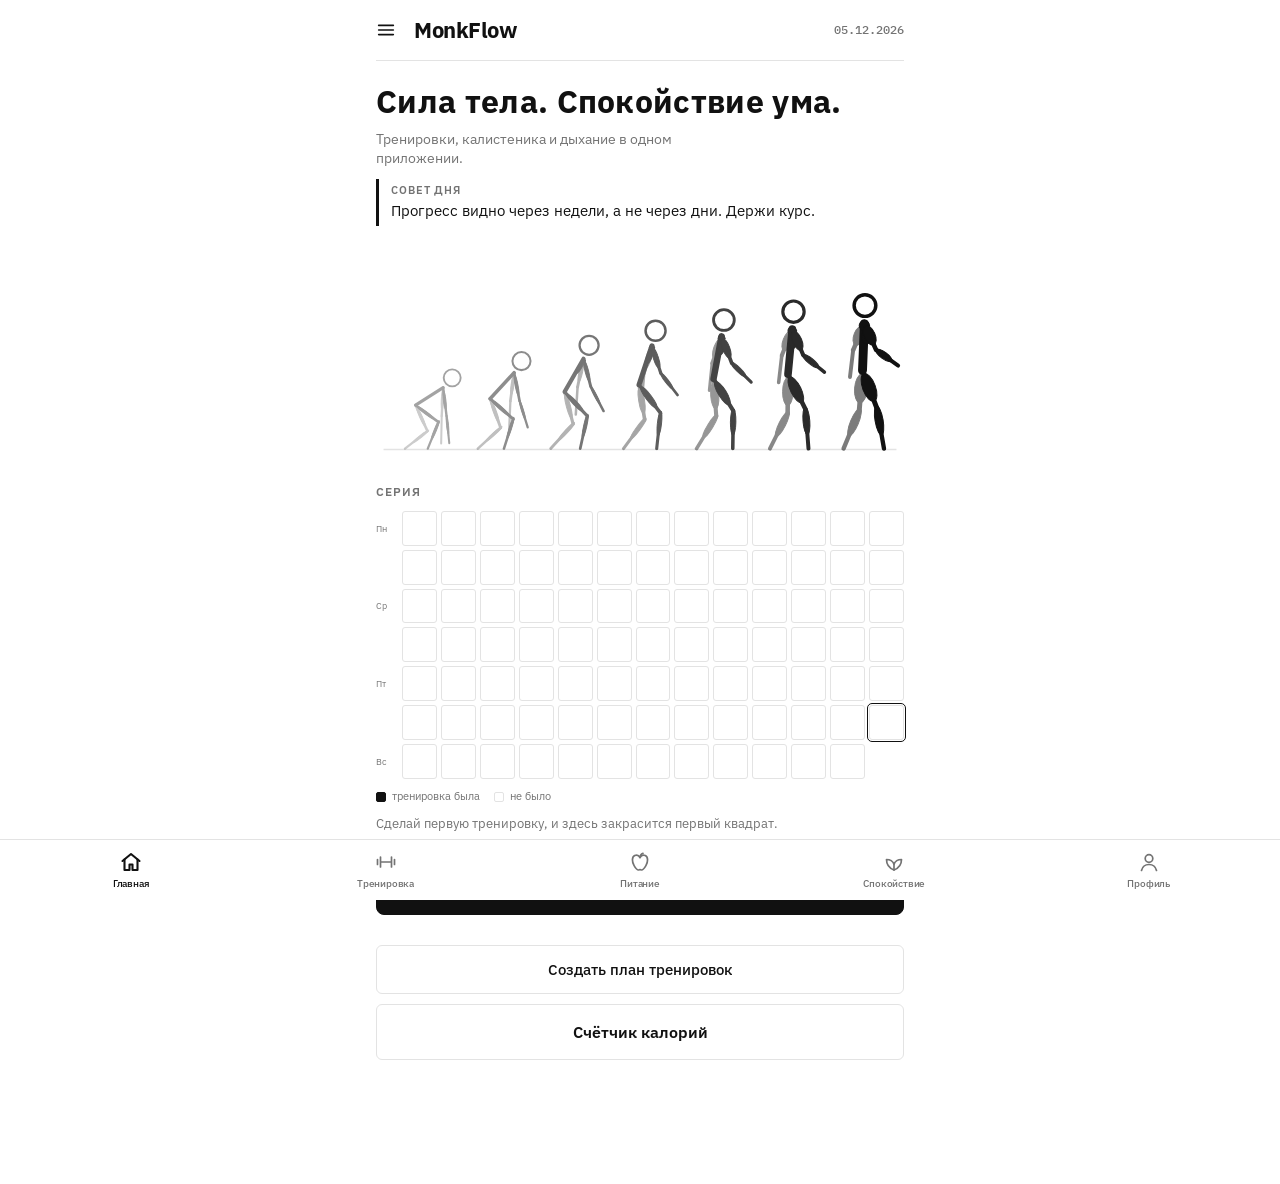
<file: index.html>
<!doctype html>
<html lang="ru">
<head>
<meta charset="utf-8">
<meta name="viewport" content="width=device-width,initial-scale=1,viewport-fit=cover">
<meta name="theme-color" content="#16130f">
<meta name="apple-mobile-web-app-capable" content="yes">
<meta name="mobile-web-app-capable" content="yes">
<meta name="apple-mobile-web-app-status-bar-style" content="black-translucent">
<meta name="apple-mobile-web-app-title" content="MonkFlow">
<link rel="manifest" href="manifest.webmanifest">
<link rel="apple-touch-icon" href="apple-touch-icon.png">
<link rel="icon" href="icon-192.png">
<title>MonkFlow</title>

<style>@font-face {
  font-family: 'IBM Plex Sans';
  font-style: normal;
  font-display: swap;
  font-weight: 400;
  src: url(fonts/ibm-plex-sans-cyrillic-400-normal.woff2) format('woff2');
  unicode-range: U+0301,U+0400-045F,U+0490-0491,U+04B0-04B1,U+2116;
}
@font-face {
  font-family: 'IBM Plex Sans';
  font-style: normal;
  font-display: swap;
  font-weight: 400;
  src: url(fonts/ibm-plex-sans-latin-400-normal.woff2) format('woff2');
  unicode-range: U+0000-00FF,U+0131,U+0152-0153,U+02BB-02BC,U+02C6,U+02DA,U+02DC,U+0304,U+0308,U+0329,U+2000-206F,U+20AC,U+2122,U+2191,U+2193,U+2212,U+2215,U+FEFF,U+FFFD;
}
@font-face {
  font-family: 'IBM Plex Sans';
  font-style: normal;
  font-display: swap;
  font-weight: 500;
  src: url(fonts/ibm-plex-sans-cyrillic-500-normal.woff2) format('woff2');
  unicode-range: U+0301,U+0400-045F,U+0490-0491,U+04B0-04B1,U+2116;
}
@font-face {
  font-family: 'IBM Plex Sans';
  font-style: normal;
  font-display: swap;
  font-weight: 500;
  src: url(fonts/ibm-plex-sans-latin-500-normal.woff2) format('woff2');
  unicode-range: U+0000-00FF,U+0131,U+0152-0153,U+02BB-02BC,U+02C6,U+02DA,U+02DC,U+0304,U+0308,U+0329,U+2000-206F,U+20AC,U+2122,U+2191,U+2193,U+2212,U+2215,U+FEFF,U+FFFD;
}
@font-face {
  font-family: 'IBM Plex Sans';
  font-style: normal;
  font-display: swap;
  font-weight: 600;
  src: url(fonts/ibm-plex-sans-cyrillic-600-normal.woff2) format('woff2');
  unicode-range: U+0301,U+0400-045F,U+0490-0491,U+04B0-04B1,U+2116;
}
@font-face {
  font-family: 'IBM Plex Sans';
  font-style: normal;
  font-display: swap;
  font-weight: 600;
  src: url(fonts/ibm-plex-sans-latin-600-normal.woff2) format('woff2');
  unicode-range: U+0000-00FF,U+0131,U+0152-0153,U+02BB-02BC,U+02C6,U+02DA,U+02DC,U+0304,U+0308,U+0329,U+2000-206F,U+20AC,U+2122,U+2191,U+2193,U+2212,U+2215,U+FEFF,U+FFFD;
}
@font-face {
  font-family: 'IBM Plex Sans';
  font-style: normal;
  font-display: swap;
  font-weight: 700;
  src: url(fonts/ibm-plex-sans-cyrillic-700-normal.woff2) format('woff2');
  unicode-range: U+0301,U+0400-045F,U+0490-0491,U+04B0-04B1,U+2116;
}
@font-face {
  font-family: 'IBM Plex Sans';
  font-style: normal;
  font-display: swap;
  font-weight: 700;
  src: url(fonts/ibm-plex-sans-latin-700-normal.woff2) format('woff2');
  unicode-range: U+0000-00FF,U+0131,U+0152-0153,U+02BB-02BC,U+02C6,U+02DA,U+02DC,U+0304,U+0308,U+0329,U+2000-206F,U+20AC,U+2122,U+2191,U+2193,U+2212,U+2215,U+FEFF,U+FFFD;
}
@font-face {
  font-family: 'IBM Plex Mono';
  font-style: normal;
  font-display: swap;
  font-weight: 500;
  src: url(fonts/ibm-plex-mono-cyrillic-500-normal.woff2) format('woff2');
  unicode-range: U+0301,U+0400-045F,U+0490-0491,U+04B0-04B1,U+2116;
}
@font-face {
  font-family: 'IBM Plex Mono';
  font-style: normal;
  font-display: swap;
  font-weight: 500;
  src: url(fonts/ibm-plex-mono-latin-500-normal.woff2) format('woff2');
  unicode-range: U+0000-00FF,U+0131,U+0152-0153,U+02BB-02BC,U+02C6,U+02DA,U+02DC,U+0304,U+0308,U+0329,U+2000-206F,U+20AC,U+2122,U+2191,U+2193,U+2212,U+2215,U+FEFF,U+FFFD;
}
@font-face {
  font-family: 'IBM Plex Mono';
  font-style: normal;
  font-display: swap;
  font-weight: 600;
  src: url(fonts/ibm-plex-mono-cyrillic-600-normal.woff2) format('woff2');
  unicode-range: U+0301,U+0400-045F,U+0490-0491,U+04B0-04B1,U+2116;
}
@font-face {
  font-family: 'IBM Plex Mono';
  font-style: normal;
  font-display: swap;
  font-weight: 600;
  src: url(fonts/ibm-plex-mono-latin-600-normal.woff2) format('woff2');
  unicode-range: U+0000-00FF,U+0131,U+0152-0153,U+02BB-02BC,U+02C6,U+02DA,U+02DC,U+0304,U+0308,U+0329,U+2000-206F,U+20AC,U+2122,U+2191,U+2193,U+2212,U+2215,U+FEFF,U+FFFD;
}
@font-face {
  font-family: 'Cinzel';
  font-style: normal;
  font-display: swap;
  font-weight: 600;
  src: url(fonts/cinzel-latin-600-normal.woff2) format('woff2');
  unicode-range: U+0000-00FF,U+0131,U+0152-0153,U+02BB-02BC,U+02C6,U+02DA,U+02DC,U+0304,U+0308,U+0329,U+2000-206F,U+20AC,U+2122,U+2191,U+2193,U+2212,U+2215,U+FEFF,U+FFFD;
}
@font-face {
  font-family: 'Cinzel';
  font-style: normal;
  font-display: swap;
  font-weight: 700;
  src: url(fonts/cinzel-latin-700-normal.woff2) format('woff2');
  unicode-range: U+0000-00FF,U+0131,U+0152-0153,U+02BB-02BC,U+02C6,U+02DA,U+02DC,U+0304,U+0308,U+0329,U+2000-206F,U+20AC,U+2122,U+2191,U+2193,U+2212,U+2215,U+FEFF,U+FFFD;
}
@font-face {
  font-family: 'Manrope';
  font-style: normal;
  font-display: swap;
  font-weight: 400;
  src: url(fonts/manrope-cyrillic-400-normal.woff2) format('woff2');
  unicode-range: U+0301,U+0400-045F,U+0490-0491,U+04B0-04B1,U+2116;
}
@font-face {
  font-family: 'Manrope';
  font-style: normal;
  font-display: swap;
  font-weight: 400;
  src: url(fonts/manrope-latin-400-normal.woff2) format('woff2');
  unicode-range: U+0000-00FF,U+0131,U+0152-0153,U+02BB-02BC,U+02C6,U+02DA,U+02DC,U+0304,U+0308,U+0329,U+2000-206F,U+20AC,U+2122,U+2191,U+2193,U+2212,U+2215,U+FEFF,U+FFFD;
}
@font-face {
  font-family: 'Manrope';
  font-style: normal;
  font-display: swap;
  font-weight: 500;
  src: url(fonts/manrope-cyrillic-500-normal.woff2) format('woff2');
  unicode-range: U+0301,U+0400-045F,U+0490-0491,U+04B0-04B1,U+2116;
}
@font-face {
  font-family: 'Manrope';
  font-style: normal;
  font-display: swap;
  font-weight: 500;
  src: url(fonts/manrope-latin-500-normal.woff2) format('woff2');
  unicode-range: U+0000-00FF,U+0131,U+0152-0153,U+02BB-02BC,U+02C6,U+02DA,U+02DC,U+0304,U+0308,U+0329,U+2000-206F,U+20AC,U+2122,U+2191,U+2193,U+2212,U+2215,U+FEFF,U+FFFD;
}
@font-face {
  font-family: 'Manrope';
  font-style: normal;
  font-display: swap;
  font-weight: 600;
  src: url(fonts/manrope-cyrillic-600-normal.woff2) format('woff2');
  unicode-range: U+0301,U+0400-045F,U+0490-0491,U+04B0-04B1,U+2116;
}
@font-face {
  font-family: 'Manrope';
  font-style: normal;
  font-display: swap;
  font-weight: 600;
  src: url(fonts/manrope-latin-600-normal.woff2) format('woff2');
  unicode-range: U+0000-00FF,U+0131,U+0152-0153,U+02BB-02BC,U+02C6,U+02DA,U+02DC,U+0304,U+0308,U+0329,U+2000-206F,U+20AC,U+2122,U+2191,U+2193,U+2212,U+2215,U+FEFF,U+FFFD;
}
@font-face {
  font-family: 'Manrope';
  font-style: normal;
  font-display: swap;
  font-weight: 700;
  src: url(fonts/manrope-cyrillic-700-normal.woff2) format('woff2');
  unicode-range: U+0301,U+0400-045F,U+0490-0491,U+04B0-04B1,U+2116;
}
@font-face {
  font-family: 'Manrope';
  font-style: normal;
  font-display: swap;
  font-weight: 700;
  src: url(fonts/manrope-latin-700-normal.woff2) format('woff2');
  unicode-range: U+0000-00FF,U+0131,U+0152-0153,U+02BB-02BC,U+02C6,U+02DA,U+02DC,U+0304,U+0308,U+0329,U+2000-206F,U+20AC,U+2122,U+2191,U+2193,U+2212,U+2215,U+FEFF,U+FFFD;
}
@font-face {
  font-family: 'Archivo Black';
  font-style: normal;
  font-display: swap;
  font-weight: 400;
  src: url(fonts/archivo-black-latin-400-normal.woff2) format('woff2');
  unicode-range: U+0000-00FF,U+0131,U+0152-0153,U+02BB-02BC,U+02C6,U+02DA,U+02DC,U+0304,U+0308,U+0329,U+2000-206F,U+20AC,U+2122,U+2191,U+2193,U+2212,U+2215,U+FEFF,U+FFFD;
}</style>
<style>[hidden]{display:none!important}html{-webkit-text-size-adjust:100%}body{margin:0;padding-top:env(safe-area-inset-top,0px)}</style>
<script>// MonkFlow, локальная версия: данные в IndexedDB этого устройства вместо базы Claude.
// Подменяет window.claude.use("db") и use("assets") тем же интерфейсом, что ждёт приложение.
(function(){
  const DBN="monkflow",DOCS="docs",BLOBS="blobs";
  let dbp=null;
  const open=()=>dbp||(dbp=new Promise((res,rej)=>{
    const r=indexedDB.open(DBN,1);
    r.onupgradeneeded=()=>{const d=r.result;if(!d.objectStoreNames.contains(DOCS))d.createObjectStore(DOCS);if(!d.objectStoreNames.contains(BLOBS))d.createObjectStore(BLOBS)};
    r.onsuccess=()=>res(r.result);r.onerror=()=>rej(r.error);
  }));
  const req=r=>new Promise((res,rej)=>{r.onsuccess=()=>res(r.result);r.onerror=()=>rej(r.error)});
  async function store(name,mode){const d=await open();return d.transaction(name,mode).objectStore(name)}
  const clone=v=>v==null?v:JSON.parse(JSON.stringify(v));

  async function allDocs(prefix){
    const s=await store(DOCS,"readonly");
    const range=prefix?IDBKeyRange.bound(prefix,prefix+"￿"):undefined;
    const [keys,vals]=await Promise.all([req(s.getAllKeys(range)),req(s.getAll(range))]);
    return keys.map((k,i)=>[k,vals[i]]);
  }
  function collection(name){
    let ord=null,lim=null;
    const q={
      orderBy(f,dir){ord=[f,dir];return q},
      limit(n){lim=n;return q},
      async get(){
        let rows=(await allDocs(name+"/")).filter(([k])=>k.indexOf("/",name.length+1)<0)
          .map(([k,v])=>({id:k.slice(name.length+1),v}));
        if(ord){const [f,dir]=ord,m=dir==="desc"?-1:1;rows.sort((a,b)=>{const x=a.v?.[f]??"",y=b.v?.[f]??"";return x<y?-m:x>y?m:0})}
        if(lim!=null)rows=rows.slice(0,lim);
        return {docs:rows.map(r=>({id:r.id,data:()=>clone(r.v)}))};
      }
    };
    return q;
  }
  function doc(path){
    return {
      id:path.split("/").pop(),
      async get(){const s=await store(DOCS,"readonly");const v=await req(s.get(path));return {exists:v!==undefined,data:()=>clone(v)}},
      async set(v){const s=await store(DOCS,"readwrite");await req(s.put(clone(v),path))},
      async delete(){const s=await store(DOCS,"readwrite");await req(s.delete(path))}
    };
  }
  const dbApi={collection,doc};

  // видео, загруженные с телефона: файл в IndexedDB, адрес — object URL
  const urls={};
  async function preloadBlobs(){
    const s=await store(BLOBS,"readonly");
    const [keys,vals]=await Promise.all([req(s.getAllKeys()),req(s.getAll())]);
    keys.forEach((k,i)=>{urls[k]=URL.createObjectURL(vals[i])});
  }
  const assetsApi={
    async upload(file){
      if(file.size>200*1024*1024){const e=new Error("too_large");e.code="too_large";throw e}
      const id="v"+Date.now().toString(36)+Math.random().toString(36).slice(2,6);
      const s=await store(BLOBS,"readwrite");await req(s.put(file,id));
      urls[id]=URL.createObjectURL(file);return {id};
    },
    async delete(id){const s=await store(BLOBS,"readwrite");await req(s.delete(id));if(urls[id]){URL.revokeObjectURL(urls[id]);delete urls[id]}}
  };

  // первый запуск: переносим данные из seed.json (выгрузка из версии в Claude)
  async function seed(){
    const s=await store(DOCS,"readonly");
    if(await req(s.count()))return;
    try{
      const r=await fetch("seed.json",{cache:"no-store"});if(!r.ok)return;
      const j=await r.json();await putAll(j.docs||{});
    }catch(e){}
  }
  async function putAll(docs){
    const d=await open();
    await new Promise((res,rej)=>{const t=d.transaction(DOCS,"readwrite"),s=t.objectStore(DOCS);
      for(const [k,v] of Object.entries(docs))s.put(v,k);t.oncomplete=res;t.onerror=()=>rej(t.error)});
  }
  const ready=(async()=>{await seed();await preloadBlobs()})();

  // резервная копия: все записи в один JSON-файл
  async function exportFile(){
    const docs=Object.fromEntries(await allDocs());
    const d=new Date(),pad=n=>String(n).padStart(2,"0");
    const name=`monkflow-${d.getFullYear()}-${pad(d.getMonth()+1)}-${pad(d.getDate())}.json`;
    const blob=new Blob([JSON.stringify({app:"MonkFlow",v:1,at:d.toISOString(),docs})],{type:"application/json"});
    const file=new File([blob],name,{type:"application/json"});
    if(navigator.canShare&&navigator.canShare({files:[file]})){await navigator.share({files:[file],title:name});return "shared"}
    const a=document.createElement("a");a.href=URL.createObjectURL(blob);a.download=name;document.body.appendChild(a);a.click();
    setTimeout(()=>{URL.revokeObjectURL(a.href);a.remove()},2000);return "saved";
  }
  async function importFile(f){
    const j=JSON.parse(await f.text());
    if(j?.app!=="MonkFlow"||!j.docs)throw new Error("bad");
    const d=await open();
    await new Promise((res,rej)=>{const t=d.transaction(DOCS,"readwrite"),s=t.objectStore(DOCS);s.clear();
      for(const [k,v] of Object.entries(j.docs))s.put(v,k);t.oncomplete=res;t.onerror=()=>rej(t.error)});
    return Object.keys(j.docs).length;
  }

  window.MF_LOCAL={blobURL:id=>urls[id]||"",exportFile,importFile};
  window.claude={use:async n=>{await ready;return n==="db"?dbApi:n==="assets"?assetsApi:null}};
  // просим браузер не удалять данные при нехватке места
  try{navigator.storage?.persist?.()}catch(e){}
})();
</script>
</head>
<body>
<style>
/* Minimal: monochrome, hairline borders, one column; type sizes fluid so nothing overflows at 320px */
:root{
  --bg:#ffffff; --surface:#ffffff; --fg:#111111; --muted:#737373; --line:#e3e3e3; --field:#f6f6f6;
  --ink:#111111; --on-ink:#ffffff; --err:#c4342d;
  --sans:"IBM Plex Sans",system-ui,-apple-system,"Segoe UI",Roboto,sans-serif;
  --display:var(--sans);
  --mono:"IBM Plex Mono",ui-monospace,"SF Mono",Menlo,Consolas,monospace;
}
@media (prefers-color-scheme: dark){:root:not([data-theme="light"]){
  --bg:#0f0f0f; --surface:#0f0f0f; --fg:#efefef; --muted:#8c8c8c; --line:#2a2a2a; --field:#181818;
  --ink:#efefef; --on-ink:#0f0f0f; --err:#ff6b61; color-scheme:dark}}
:root[data-theme="dark"]{
  --bg:#0f0f0f; --surface:#0f0f0f; --fg:#efefef; --muted:#8c8c8c; --line:#2a2a2a; --field:#181818;
  --ink:#efefef; --on-ink:#0f0f0f; --err:#ff6b61; color-scheme:dark}
/* Стили оформления: data-style на <html>. Каждый со светлой и тёмной версией. */
:root[data-style="shaolin"]{--bg:#f4eee3;--surface:#fbf7ef;--fg:#1e1a15;--muted:#7a6f61;--line:#ddd2bf;--field:#efe7d8;--ink:#d9731c;--on-ink:#fffaf2;--err:#b5361f;--display:"Cinzel",Georgia,serif}
@media (prefers-color-scheme: dark){:root[data-style="shaolin"]:not([data-theme="light"]){--bg:#17140f;--surface:#1f1b15;--fg:#f0e6d4;--muted:#a3957f;--line:#3a3127;--field:#231e17;--ink:#f08a2c;--on-ink:#1b120a;--err:#ff7a5c;color-scheme:dark}}
:root[data-style="shaolin"][data-theme="dark"]{--bg:#17140f;--surface:#1f1b15;--fg:#f0e6d4;--muted:#a3957f;--line:#3a3127;--field:#231e17;--ink:#f08a2c;--on-ink:#1b120a;--err:#ff7a5c;color-scheme:dark}
:root[data-style="flow"]{--bg:#eef0fb;--surface:#f7f8ff;--fg:#161a3d;--muted:#6a6f99;--line:#d6daf2;--field:#e4e8fa;--ink:#5560ff;--on-ink:#ffffff;--err:#d43d5c;--sans:"Manrope",system-ui,sans-serif;--display:"Manrope",system-ui,sans-serif}
@media (prefers-color-scheme: dark){:root[data-style="flow"]:not([data-theme="light"]){--bg:#0d1030;--surface:#13173d;--fg:#e7e9ff;--muted:#9097c9;--line:#272c5e;--field:#161a45;--ink:#8d96ff;--on-ink:#0d1030;--err:#ff7a93;color-scheme:dark}}
:root[data-style="flow"][data-theme="dark"]{--bg:#0d1030;--surface:#13173d;--fg:#e7e9ff;--muted:#9097c9;--line:#272c5e;--field:#161a45;--ink:#8d96ff;--on-ink:#0d1030;--err:#ff7a93;color-scheme:dark}
:root[data-style="iron"]{--bg:#d7d6d1;--surface:#e2e1dc;--fg:#0c0c0c;--muted:#5d5d58;--line:#a9a8a1;--field:#cac9c3;--ink:#0c0c0c;--on-ink:#c8ff1a;--err:#c42b1c;--display:"Archivo Black","Arial Black",sans-serif}
@media (prefers-color-scheme: dark){:root[data-style="iron"]:not([data-theme="light"]){--bg:#0e0e0e;--surface:#151515;--fg:#ecece6;--muted:#8a8a84;--line:#2e2e2c;--field:#1a1a1a;--ink:#c8ff1a;--on-ink:#0e0e0e;--err:#ff5a47;color-scheme:dark}}
:root[data-style="iron"][data-theme="dark"]{--bg:#0e0e0e;--surface:#151515;--fg:#ecece6;--muted:#8a8a84;--line:#2e2e2c;--field:#1a1a1a;--ink:#c8ff1a;--on-ink:#0e0e0e;--err:#ff5a47;color-scheme:dark}
:root[data-style="iron"] *{border-radius:0!important}
:root[data-style="iron"] h1,:root[data-style="iron"] h2,:root[data-style="iron"] .brand{text-transform:uppercase;letter-spacing:.01em}
:root[data-style="flow"] .prog,:root[data-style="flow"] .startbtn,:root[data-style="flow"] .btn,:root[data-style="flow"] .ncard{border-radius:16px}
*{box-sizing:border-box}
[hidden]{display:none!important}
body{background:var(--bg);color:var(--fg);font-family:var(--sans);font-size:15px;line-height:1.4;overflow-wrap:break-word}
body::before{content:"";position:fixed;inset:0 0 auto;height:env(safe-area-inset-top,0px);z-index:10;background:var(--bg)}
button,input{font-family:inherit}
.wrap{max-width:560px;margin:0 auto;padding-left:max(16px,env(safe-area-inset-left,0px));padding-right:max(16px,env(safe-area-inset-right,0px));padding-block:0 48px}
header{position:sticky;top:env(safe-area-inset-top,0px);z-index:5;background:var(--bg);padding-block:14px 12px;display:grid;gap:8px}
.top{display:flex;align-items:center;justify-content:space-between;gap:12px}
h1,.brand,.prog .pn,.bphase,.wres{font-family:var(--display)}
h1{font-weight:600;font-size:clamp(22px,6vw,28px);letter-spacing:-.01em;line-height:1.15;margin:0;text-wrap:balance}
.count{font-family:var(--mono);font-size:16px;font-variant-numeric:tabular-nums;color:var(--muted);white-space:nowrap}
.count b{color:var(--fg);font-weight:600}
.bar{height:2px;background:var(--line);overflow:hidden}
.bar i{display:block;height:100%;width:0;background:var(--ink);transition:width .25s}
.wtime{font-family:var(--mono);color:var(--fg)}
.meta{display:flex;flex-wrap:wrap;justify-content:space-between;gap:4px 10px;font-size:12px;color:var(--muted);font-variant-numeric:tabular-nums}
.sync[data-s="err"]{color:var(--err)}
ol{list-style:none;margin:0;padding:0;display:grid}
li.ex{padding-block:18px;border-bottom:1px solid var(--line);display:grid;gap:10px;min-width:0}
.head{display:flex;flex-wrap:wrap;justify-content:space-between;align-items:baseline;gap:2px 12px}
.name{font-weight:600;font-size:16px;min-width:0;flex:1 1 12em}
.scheme{font-family:var(--mono);font-size:13px;color:var(--muted);white-space:nowrap}
li.ex.complete .name::after{content:" ✓";font-weight:600}
li.ex.complete .scheme{color:var(--fg)}
.last{font-size:12px;color:var(--muted);font-family:var(--mono)}
.tech{display:flex;flex-wrap:wrap;gap:4px 16px;margin-top:-4px}
.link{appearance:none;border:0;background:none;padding:2px 0;font-size:13px;font-weight:500;color:var(--muted);cursor:pointer;text-decoration:underline;text-underline-offset:3px;text-decoration-color:var(--line)}
.link:hover,.link.on{color:var(--fg);text-decoration-color:currentColor}
.how{font-size:14px;line-height:1.5;background:var(--field);border-radius:6px;padding:12px 14px}
.how p{margin:0;max-width:65ch}
.how p.muted{color:var(--muted)}
.vbar{display:flex;flex-wrap:wrap;gap:4px 16px;margin-top:10px}
.link.danger{color:var(--err)}
.vmsg{margin:8px 0 0;font-size:13px;color:var(--muted)}
.vmsg.err{color:var(--err)}
.libidx{margin:4px 0 20px;border:1px solid var(--line);border-radius:8px;background:var(--surface)}
.libidx>summary{cursor:pointer;padding:14px 16px;font-weight:600;list-style:none;display:flex;justify-content:space-between;gap:12px}
.libidx>summary::-webkit-details-marker{display:none}
.libidx>summary::after{content:"▾";color:var(--muted)}
.libidx[open]>summary::after{content:"▴"}
.libidx .lig{padding:0 16px 14px}
.libidx .lig h3{margin:10px 0 4px;font-size:11px;font-weight:600;text-transform:uppercase;letter-spacing:.08em;color:var(--muted)}
.libidx .lig ul{list-style:none;margin:0;padding:0;display:grid;gap:2px}
.libidx .lig .link{font-size:15px;color:var(--fg);text-align:left;padding:4px 0}
.libgrp{text-transform:uppercase;margin:28px 0 10px;font-size:13px;font-weight:600;text-transform:uppercase;letter-spacing:.08em;color:var(--muted)}
.libcards{display:grid;gap:12px}
.lcard{background:var(--surface);border:1px solid var(--line);border-radius:10px;padding:18px;display:grid;gap:10px;scroll-margin-top:16px;transition:border-color .3s,box-shadow .3s}
.lcard.flash{border-color:var(--ink);box-shadow:0 0 0 2px var(--ink)}
.lcard h2{margin:0;font-size:20px;line-height:1.25;font-weight:700;text-transform:none;letter-spacing:-.01em;color:var(--fg)}
.lcard .lmeta{margin:0;font-size:13px;color:var(--muted)}
.lcard .tech{margin-top:0}
.how video{max-height:70vh;object-fit:contain;display:block;width:100%;max-width:100%;border-radius:4px;background:#000}
.adv{font-size:13px;color:var(--fg);padding-left:10px;border-left:2px solid var(--line)}
.wline{font:12px var(--mono);color:var(--muted);margin-top:-4px}
.adv.up{border-left-color:var(--ink);font-weight:600}
.rows{display:grid;gap:6px}
.row{display:grid;grid-template-columns:24px minmax(0,1.55fr) minmax(0,1fr) 46px;gap:5px;align-items:center}
.wfld{display:grid;grid-template-columns:30px minmax(0,1fr) 30px;align-items:center;border:1px solid var(--line);background:var(--field);border-radius:6px;min-width:0}
.wfld .fld input{border:0;background:transparent;padding:0 20px 0 2px;text-align:center}
.wfld .fld span{right:2px}
.wst{appearance:none;border:0;background:none;color:var(--fg);height:44px;font-size:18px;cursor:pointer;padding:0;touch-action:manipulation}
.wst:active{background:var(--line)}
.row.on .wfld{border-color:var(--ink)}
.fws{display:grid;grid-template-columns:1fr 1fr;gap:6px;margin-top:6px}
.fws .btn{padding:10px 4px;font:600 15px var(--mono)}
.ffld{align-content:start}
.ffld label{font-size:12px;color:var(--muted);text-transform:uppercase;letter-spacing:.06em}
.row .n{font-family:var(--mono);font-size:14px;color:var(--muted);text-align:center;line-height:1}
.row .n small{display:block;font-family:var(--sans);font-size:9px;white-space:nowrap;margin-top:3px}
.fld{position:relative;min-width:0}
.fld input{width:100%;height:44px;border:1px solid var(--line);background:var(--field);color:var(--fg);border-radius:6px;padding:0 30px 0 10px;font:500 16px var(--mono);font-variant-numeric:tabular-nums;min-width:0}
.fld input::placeholder{color:var(--muted);opacity:.65}
.fld span{position:absolute;right:8px;top:50%;transform:translateY(-50%);font-size:11px;color:var(--muted);pointer-events:none}
.chk{appearance:none;width:48px;height:44px;border:1px solid var(--line);background:transparent;border-radius:6px;cursor:pointer;color:transparent;font-size:18px;font-weight:600;display:grid;place-items:center}
.chk.warm{border-style:dashed}
.chk.on{background:var(--ink);border-color:var(--ink);color:var(--on-ink)}
.row.on input{border-color:var(--ink)}
.single{display:flex;justify-content:flex-end}
button:focus-visible,input:focus-visible{outline:2px solid var(--ink);outline-offset:2px}
.exfoot{display:flex;flex-wrap:wrap;gap:6px 14px;align-items:center}
.exfoot .rm{margin-left:auto}
.setbtn,.easy,.rm{appearance:none;border:0;background:none;padding:4px 0;font-size:13px;font-weight:500;color:var(--muted);cursor:pointer}
.setbtn:hover,.easy:hover,.rm:hover{color:var(--fg)}
.easy.on{color:var(--fg);font-weight:600}
.easy.on::before{content:"✓ "}
.foot{margin-top:20px;display:flex;gap:10px;flex-wrap:wrap;align-items:center}
.btn{appearance:none;border:1px solid var(--line);background:transparent;color:var(--fg);border-radius:6px;padding:10px 14px;font-size:14px;font-weight:500;cursor:pointer}
.btn:hover{border-color:var(--fg)}
.btn.danger{background:var(--ink);border-color:var(--ink);color:var(--on-ink)}
.done-msg{font-weight:600;font-size:16px;width:100%}
h2{font-weight:600;font-size:12px;text-transform:uppercase;letter-spacing:.08em;margin:32px 0 6px;color:var(--muted)}
.hist{display:grid}
.hrow{display:grid;grid-template-columns:auto minmax(0,1fr) auto;gap:12px;padding-block:10px;border-bottom:1px solid var(--line);font-size:13px;font-variant-numeric:tabular-nums;align-items:baseline}
.hrow.all{grid-template-columns:auto minmax(0,1fr) auto auto}
.hrow .t{color:var(--muted)}
.hrow span:first-child,.hrow span:last-child{font-family:var(--mono);white-space:nowrap}
.tag{min-width:0}
.empty{font-size:13px;color:var(--muted);margin:8px 0}
.progs{display:grid;grid-template-columns:1fr;gap:8px;margin-top:6px}
.prog{appearance:none;text-align:left;background:var(--surface);border:1px solid var(--line);border-radius:8px;padding:16px;color:var(--fg);cursor:pointer;display:grid;gap:4px;align-content:start;min-width:0}
.prog:hover{border-color:var(--fg)}
.prog .pn{font-weight:600;font-size:clamp(18px,5vw,22px);line-height:1.2}
.prog .ps{font-size:13px;color:var(--muted)}
.prog .pm{font-size:12px;color:var(--muted);font-family:var(--mono);margin-top:8px}
.prog .pm.live,.prog .pm.ok{color:var(--fg);font-weight:600}
.prog.wide{grid-column:1/-1}
.prog.wide .pn{font-size:clamp(16px,4.5vw,19px)}
.back{appearance:none;border:0;background:none;color:var(--muted);font-size:14px;padding:4px 0;cursor:pointer;justify-self:start;text-align:left}
.back:hover{color:var(--fg)}
.hhead{padding-block:20px 12px;display:grid;gap:6px}
.add{width:100%;margin-top:14px;padding:13px;border-style:dashed}
.savebox{margin-top:12px;display:grid;gap:10px}
.savebox .srow{display:flex;gap:8px;flex-wrap:wrap;align-items:center}
.savebox input{flex:1 1 12em;min-width:0;font:inherit;font-size:16px;padding:11px 12px;border:1px solid var(--line);border-radius:6px;background:var(--field);color:var(--fg)}
.savebox .smsg{margin:0;font-size:14px;color:var(--muted)}
.savebox .btn.main{background:var(--ink);color:var(--on-ink);border-color:var(--ink);width:100%;padding:13px}
.picker{margin-top:10px;border:1px solid var(--line);border-radius:8px;padding:12px;display:grid;gap:10px}
.picker input{width:100%;height:42px;border:1px solid var(--line);background:var(--field);color:var(--fg);border-radius:6px;padding:0 12px;font-size:15px}
.pgroup{font-size:12px;font-weight:600;text-transform:uppercase;letter-spacing:.08em;color:var(--muted);margin-top:8px}
.plist{display:grid}
.pitem{appearance:none;text-align:left;width:100%;display:flex;justify-content:space-between;align-items:baseline;gap:10px;background:none;border:0;border-bottom:1px solid var(--line);padding:11px 0;color:var(--fg);font-size:14px;cursor:pointer;min-width:0}
.pitem:hover{color:var(--muted)}
.pitem span{color:var(--muted);font-family:var(--mono);font-size:12px;white-space:nowrap}
.emptyplan{border:1px dashed var(--line);border-radius:8px;padding:16px;font-size:14px;color:var(--muted);margin-top:12px}
.topr{display:flex;align-items:center;gap:12px}
.btn.sm{padding:5px 12px;font-size:13px}
.row.timed{grid-template-columns:28px minmax(0,1fr) 48px 48px}
.sw{appearance:none;width:48px;height:44px;border:1px solid var(--line);background:transparent;color:var(--fg);border-radius:6px;cursor:pointer;font-size:14px}
.sw.on{background:var(--ink);color:var(--on-ink);border-color:var(--ink)}
body.tabs{--tabh:calc(62px + env(safe-area-inset-bottom,0px))}
body.tabs .restbar{padding-bottom:12px}
body.tabs .wrap{padding-bottom:calc(84px + env(safe-area-inset-bottom,0px))}
body.resting .wrap{padding-bottom:calc(230px + env(safe-area-inset-bottom,0px))}
body.resting:not(.tabs) .wrap{padding-bottom:150px}
.tabbar{position:fixed;left:0;right:0;bottom:0;z-index:25;display:grid;grid-template-columns:repeat(5,1fr);background:var(--bg);border-top:1px solid var(--line);padding-left:max(4px,env(safe-area-inset-left,0px));padding-right:max(4px,env(safe-area-inset-right,0px));padding-block:6px calc(6px + env(safe-area-inset-bottom,0px))}
.tabbar button{appearance:none;border:0;background:none;color:var(--muted);display:grid;justify-items:center;gap:3px;padding:4px 2px;cursor:pointer;min-width:0;font-size:10px;font-weight:500;letter-spacing:-.02em}
.tabbar svg{width:24px;height:24px;fill:none;stroke:currentColor;stroke-width:1.7;stroke-linecap:round;stroke-linejoin:round}
.tabbar span{white-space:nowrap;overflow:hidden;text-overflow:ellipsis;max-width:100%}
.tabbar button.on{color:var(--ink)}
.tabbar button.on svg{stroke-width:2.1}
.proflist{display:grid;gap:8px;margin-top:8px}
.restbar{position:fixed;left:0;right:0;bottom:var(--tabh,0px);z-index:20;background:var(--bg);border-top:1px solid var(--fg);padding-left:max(16px,env(safe-area-inset-left,0px));padding-right:max(16px,env(safe-area-inset-right,0px));padding-block:12px calc(12px + env(safe-area-inset-bottom,0px))}
.rin{max-width:560px;margin:0 auto;display:grid;gap:8px}
.rtop{display:flex;justify-content:space-between;align-items:baseline;gap:12px}
.rtop span{font-size:13px;color:var(--muted);min-width:0}
.rtop b{font-family:var(--mono);font-size:28px;font-weight:600;font-variant-numeric:tabular-nums;white-space:nowrap}
.rprog{height:2px;background:var(--line)}
.rprog i{display:block;height:100%;width:0;background:var(--fg)}
.rbtns{display:flex;gap:8px}
.rbtns button{flex:1;appearance:none;border:1px solid var(--line);background:transparent;color:var(--fg);border-radius:6px;padding:9px 6px;font-size:13px;font-weight:500;cursor:pointer;white-space:nowrap}
.restbar.over{background:var(--fg);color:var(--bg);border-top-color:var(--fg)}
.restbar.over .rtop span{color:var(--bg)}
.restbar.over .rprog{background:var(--bg)}
.restbar.over .rbtns button{color:var(--bg);border-color:var(--bg)}
#focus{padding-block:14px 32px;display:grid;gap:14px}
.ftop{display:flex;justify-content:space-between;align-items:center;gap:12px}
.fstep{margin:4px 0 0;font-size:13px;color:var(--muted);font-family:var(--mono)}
#fName{font-size:clamp(26px,8vw,36px)}
.fin{display:grid;grid-template-columns:1fr 1fr;gap:10px}
.ffld{display:grid;gap:6px;min-width:0}
.ffld span{font-size:12px;color:var(--muted);text-transform:uppercase;letter-spacing:.06em}
.ffld input{width:100%;min-width:0;height:72px;border:1px solid var(--line);background:var(--field);color:var(--fg);border-radius:8px;padding:0 14px;font:600 clamp(28px,9vw,40px) var(--mono);font-variant-numeric:tabular-nums}
.fsec{grid-column:1/-1;font:600 clamp(56px,20vw,88px) var(--mono);text-align:center;font-variant-numeric:tabular-nums;line-height:1}
.fhint{grid-column:1/-1;margin:0;text-align:center;font-size:13px;color:var(--muted)}
.fplay{grid-column:1/-1;justify-self:center;appearance:none;width:132px;height:132px;border-radius:50%;border:2px solid var(--ink);background:var(--ink);color:var(--on-ink);cursor:pointer;display:grid;place-items:center;margin-top:6px}
.fplay svg{width:52px;height:52px;fill:currentColor}
.fplay .ip{transform:translateX(2px)}
.fplay .is{display:none}
.fplay.run{background:transparent;color:var(--ink)}
.fplay.run .ip{display:none}
.fplay.run .is{display:block}
.fdone{appearance:none;width:100%;border:1px solid var(--ink);background:var(--ink);color:var(--on-ink);border-radius:8px;padding:20px;font-size:18px;font-weight:600;cursor:pointer}
.fdone.on{background:transparent;color:var(--ink)}
.frest{margin:0;text-align:center;font:600 20px var(--mono);font-variant-numeric:tabular-nums}
.frest.over{text-decoration:underline;text-underline-offset:6px}
.fnav{display:flex;gap:8px;justify-content:space-between}
.fnav .btn{flex:1;font-size:13px}
.fnav .btn:disabled{opacity:.35;cursor:default}
.hitem{border-bottom:1px solid var(--line)}
.hbtn{appearance:none;width:100%;background:none;border:0;color:var(--fg);text-align:left;cursor:pointer;border-bottom:0;font:inherit;font-size:13px}
.hbtn:hover{background:var(--field)}
.hact{padding:0 0 12px}
.hsplit{display:grid;grid-template-columns:1fr 1fr;gap:8px}
.hsplit .btn{padding:12px;font-weight:600}
.hdel{border-color:var(--err)!important;color:var(--err)!important}
.hview-b{background:var(--ink)!important;border-color:var(--ink)!important;color:var(--on-ink)!important}
.hview-b[aria-expanded="true"]{background:transparent!important;color:var(--fg)!important;border-color:var(--line)!important}
.hview{margin-top:12px;display:grid;gap:12px;background:var(--field);border-radius:8px;padding:14px}
.hview .hvsum{margin:0;font-size:13px;color:var(--muted);font-family:var(--mono)}
.hview .hvex{display:grid;gap:4px}
.hview .hvn{font-weight:600;font-size:14px}
.hview .hvs{display:flex;flex-wrap:wrap;gap:4px 6px;font-family:var(--mono);font-size:13px}
.hview .hvs span{background:var(--surface);border:1px solid var(--line);border-radius:4px;padding:2px 6px}
.hview .hvs span.w{color:var(--muted);border-style:dashed}
.hview .hvs span.x{color:var(--muted);text-decoration:line-through}
.hview .hvnote{font-size:12px;color:var(--muted)}
.hconf p{margin:0 0 10px;font-size:13px;color:var(--muted);max-width:60ch}
.hconf-btns{display:flex;gap:8px;flex-wrap:wrap}
.hold{position:relative;overflow:hidden;appearance:none;flex:1 1 200px;border:1px solid var(--err);background:transparent;color:var(--err);border-radius:6px;padding:11px 14px;font-size:14px;font-weight:600;cursor:pointer;user-select:none;-webkit-user-select:none;touch-action:none;-webkit-touch-callout:none}
.hold i{position:absolute;inset:0 auto 0 0;width:0;background:var(--err);opacity:.18}
.hold.go i{width:100%;transition:width 2s linear}
.hold span{position:relative}
.hold:disabled{opacity:.6;cursor:default}
.brand{font-weight:700;letter-spacing:-.02em}
.mrow{display:flex;align-items:center;gap:10px;min-width:0}
.menu-btn{appearance:none;flex:none;width:36px;height:36px;margin-left:-8px;border:0;background:none;color:var(--fg);border-radius:6px;cursor:pointer;display:grid;place-items:center}
.menu-btn:hover{background:var(--field)}
.menu-btn svg{width:22px;height:22px;stroke:currentColor;stroke-width:1.8;fill:none;stroke-linecap:round}
.secsub{margin:0;color:var(--muted);font-size:14px;max-width:60ch}
body.noscroll{overflow:hidden}
.scrim{position:fixed;inset:0;background:rgba(0,0,0,.4);z-index:35}
.drawer{position:fixed;top:0;bottom:0;left:0;width:min(320px,86vw);z-index:40;background:var(--bg);border-right:1px solid var(--line);transform:translateX(-102%);transition:transform .22s ease;overflow-y:auto;overscroll-behavior:contain;padding-top:calc(14px + env(safe-area-inset-top,0px));padding-bottom:calc(24px + env(safe-area-inset-bottom,0px));padding-left:max(16px,env(safe-area-inset-left,0px));padding-right:16px}
.drawer.open{transform:none}
.dhead{display:flex;justify-content:space-between;align-items:center;margin-bottom:6px}
.dhead span{font-weight:600;font-size:18px}
.dclose{appearance:none;border:0;background:none;color:var(--muted);font-size:18px;width:36px;height:36px;border-radius:6px;cursor:pointer}
.dclose:hover{background:var(--field);color:var(--fg)}
.dlabel{margin:20px 0 4px;font-size:11px;font-weight:600;text-transform:uppercase;letter-spacing:.08em;color:var(--muted)}
.ditem{appearance:none;display:flex;justify-content:space-between;align-items:baseline;gap:8px;width:100%;text-align:left;background:none;border:0;color:var(--fg);padding:9px 8px;margin:0 -8px;width:calc(100% + 16px);border-radius:6px;font-size:15px;cursor:pointer}
.ditem:hover{background:var(--field)}
.ditem.on{font-weight:600;background:var(--field)}
.ditem small{font-size:11px;color:var(--muted);font-weight:400}
.ditem.dall{color:var(--muted);font-size:13px}
.dgrp summary{list-style:none;cursor:pointer;padding:9px 0;font-size:15px;font-weight:500;display:flex;justify-content:space-between;align-items:center}
.dgrp summary::-webkit-details-marker{display:none}
.dgrp summary::after{content:"+";color:var(--muted);font-weight:400}
.dgrp[open]>summary::after{content:"−"}
.dsub{padding-left:12px;border-left:1px solid var(--line);margin-left:2px}
.dsub .dgrp summary{font-size:14px}
#main{min-height:100%}
#main .mainbody{display:grid;gap:22px;padding-block:16px 40px;min-height:0}
.evo{max-width:100%;padding-block:8px 0}
.evo svg{display:block;width:100%;height:auto;overflow:visible}
.evs{stroke:var(--fg);fill:var(--fg);stroke-linecap:round}
.evg{stroke:var(--line);stroke-width:1.5}
.evf{animation:evoIn .5s ease-out both;animation-delay:var(--d)}
@keyframes evoIn{from{opacity:0;transform:translateX(-6px)}}
.streak{display:grid;gap:10px}
.shead{display:flex;justify-content:space-between;align-items:baseline;gap:12px}
.shead h2{margin:0}
.shead span{font-family:var(--mono);font-size:13px;font-weight:600}
.sgrid{display:grid;grid-template-columns:22px repeat(13,minmax(0,1fr));gap:4px;align-items:center}
.sgrid .sl{font-size:9px;color:var(--muted);line-height:1}
.sgrid i{display:block;aspect-ratio:1;border-radius:3px;border:1px solid var(--line)}
.sgrid i.c1{background:var(--line);border-color:var(--line)}
.sgrid i.c2{background:var(--ink);border-color:var(--ink)}
.sgrid i.fut{border-color:transparent}
.sgrid i.plan{border:1.5px dashed var(--ink)}
.planbtn{width:100%;margin-top:8px;padding:14px;font-size:15px;font-weight:500}
.pstrip{display:grid;grid-auto-flow:column;grid-auto-columns:64px;gap:6px;overflow-x:auto;padding:2px 2px 10px;scrollbar-width:none;margin-inline:-2px}
.pstrip::-webkit-scrollbar{display:none}
.pday{appearance:none;border:1px solid var(--line);background:var(--surface);color:var(--fg);border-radius:8px;padding:8px 4px;display:grid;gap:2px;justify-items:center;cursor:pointer;font:inherit;min-height:84px;align-content:start}
.pday .dn{font-size:11px;color:var(--muted);text-transform:uppercase;letter-spacing:.05em}
.pday .dd{font-size:18px;font-weight:600;font-family:var(--mono)}
.pday .dl{font-size:10px;line-height:1.2;text-align:center;color:var(--muted);overflow:hidden;display:-webkit-box;-webkit-line-clamp:2;-webkit-box-orient:vertical}
.pday.has{border-color:var(--ink)}
.pday.has .dl{color:var(--fg)}
.pday.on{background:var(--ink);border-color:var(--ink);color:var(--on-ink)}
.pday.on .dn,.pday.on .dl{color:var(--on-ink)}
.pday.past{opacity:.6}
.pday.today .dn{font-weight:700;color:inherit}
.ped{display:grid;gap:14px;margin-top:8px}
.ped h2{margin:0;font-size:18px}
.ped .pcur{margin:0;font-size:14px;color:var(--muted)}
.ped .plbl{margin:0 0 -6px;font-size:11px;font-weight:600;text-transform:uppercase;letter-spacing:.08em;color:var(--muted)}
.chips{display:flex;flex-wrap:wrap;gap:6px}
.chips button{appearance:none;border:1px solid var(--line);background:transparent;color:var(--fg);border-radius:999px;padding:8px 12px;font-size:13px;cursor:pointer}
.chips button.on{background:var(--ink);border-color:var(--ink);color:var(--on-ink);font-weight:600}
.popts{display:grid;gap:6px}
.popt{appearance:none;text-align:left;border:1px solid var(--line);background:var(--surface);color:var(--fg);border-radius:8px;padding:12px 14px;cursor:pointer;display:grid;gap:2px;font:inherit}
.popt b{font-size:15px;font-weight:600}
.popt span{font-size:12px;color:var(--muted)}
.popt.on{border-color:var(--ink);box-shadow:inset 0 0 0 1px var(--ink)}
.pbuild{display:grid;gap:4px;max-height:50vh;overflow-y:auto;border:1px solid var(--line);border-radius:8px;padding:6px 12px 10px}
.pbuild h3{margin:10px 0 2px;font-size:11px;font-weight:600;text-transform:uppercase;letter-spacing:.08em;color:var(--muted)}
.pbuild label{display:flex;gap:10px;align-items:center;font-size:14px;padding:5px 0}
.pbuild input{width:18px;height:18px;accent-color:var(--ink);flex:none}
.ped input[type=text]{font:inherit;font-size:16px;padding:11px 12px;border:1px solid var(--line);border-radius:6px;background:var(--field);color:var(--fg);width:100%;box-sizing:border-box}
.pacts{display:flex;flex-wrap:wrap;gap:10px 16px;align-items:center}
.pacts .btn.main{background:var(--ink);color:var(--on-ink);border-color:var(--ink);flex:1 1 100%;padding:14px;font-weight:600}
.pmsg{margin:0;font-size:13px;color:var(--muted)}
.sgrid i.today{outline:1.5px solid var(--fg);outline-offset:1px}
.slegend{display:flex;flex-wrap:wrap;gap:6px 14px;font-size:11px;color:var(--muted)}
.slegend span{display:inline-flex;align-items:center;gap:6px}
.slegend i{width:10px;height:10px;border-radius:2px;border:1px solid var(--line);display:inline-block}
.slegend i.c1{background:var(--line)}
.slegend i.c2{background:var(--ink);border-color:var(--ink)}
.sstat{margin:0;font-size:13px;color:var(--muted)}
.apphead{position:sticky;top:env(safe-area-inset-top,0px);z-index:5;background:var(--bg);display:flex;justify-content:space-between;align-items:center;gap:12px;padding-block:12px;border-bottom:1px solid var(--line)}
.applogo{font-size:22px}
.appdate{font-family:var(--mono);font-size:12px;color:var(--muted);white-space:nowrap}

.startbtn{appearance:none;width:100%;border:1px solid var(--ink);background:var(--ink);color:var(--on-ink);border-radius:8px;padding:18px;font-size:17px;font-weight:600;letter-spacing:.01em;cursor:pointer}
.startbtn:active{opacity:.85}

.prog:disabled{cursor:default;opacity:.55}
.prog:disabled:hover{border-color:var(--line)}
.ditem:disabled{color:var(--muted);cursor:default}
.ditem:disabled:hover{background:none}
#breath{display:grid;gap:12px;padding-bottom:32px}
#breath[hidden]{display:none}
.bstage{width:min(100%,380px);justify-self:center;aspect-ratio:1;max-width:100%}
#bCanvas{width:100%;height:100%;display:block}
.bphase{margin:0;text-align:center;font-size:22px;font-weight:600}
.bcount{margin:-6px 0 0;text-align:center;font:600 40px var(--mono);font-variant-numeric:tabular-nums;line-height:1.1}
.btempo{display:flex;justify-content:center;align-items:center;gap:6px;flex-wrap:wrap}
.btempo span{font-size:12px;color:var(--muted);margin-right:4px}
.btempo button{appearance:none;border:1px solid var(--line);background:transparent;color:var(--fg);border-radius:999px;padding:6px 12px;font:500 13px var(--mono);cursor:pointer}
.btempo button.on{background:var(--ink);color:var(--on-ink);border-color:var(--ink)}
.bstats{margin:0;text-align:center;font:13px var(--mono);color:var(--muted)}
.bhow{margin-top:6px}
.nutri{display:grid;gap:14px;padding-block:6px 40px}
.bigbtn2{width:100%;padding:14px;font-size:15px;font-weight:500;text-align:left;display:flex;justify-content:space-between;gap:10px}
.bigbtn2::after{content:"›";color:var(--muted)}
.bigbtn2[aria-expanded="true"]::after{content:"×"}
.ncard{display:grid;gap:14px;border:1px solid var(--line);border-radius:10px;padding:16px;margin-top:10px}
.pintro{margin:0;font-size:14px;color:var(--muted)}
.seg{display:grid;grid-template-columns:1fr 1fr;border:1px solid var(--line);border-radius:8px;overflow:hidden}
.seg3{grid-template-columns:repeat(3,1fr)}
.seg button{appearance:none;border:0;border-right:1px solid var(--line);background:transparent;color:var(--fg);padding:11px 4px;font-size:13px;cursor:pointer;min-width:0}
.seg button:last-child{border-right:0}
.seg button.on{background:var(--ink);color:var(--on-ink);font-weight:600}
.pgrid{display:grid;grid-template-columns:1fr 1fr;gap:10px}
.pgrid label,.pfull{display:grid;gap:4px;font-size:12px;color:var(--muted);min-width:0}
.pgrid input,.pfull select{width:100%;min-width:0;height:44px;border:1px solid var(--line);background:var(--field);color:var(--fg);border-radius:6px;padding:0 10px;font-size:16px}
.pres{display:grid;gap:2px;border-top:1px solid var(--line);padding-top:10px}
.prow{display:flex;justify-content:space-between;gap:10px;font-size:13px;padding-block:5px}
.prow span{color:var(--muted)}
.prow b{font-family:var(--mono);font-weight:600;white-space:nowrap}
.prow.main span{color:var(--fg);font-weight:600}
.prow.main b{font-size:17px}
.pmuted{margin:4px 0 0;font-size:12px;color:var(--muted)}
.ncard .startbtn{padding:14px;font-size:15px}
.bigbtn{width:100%;padding:17px;font-size:16px;font-weight:600;margin-top:-12px}
html{background:var(--bg)}
body{min-height:100%}
.nbig{display:flex;align-items:baseline;gap:8px;margin-top:-6px}
.nbig b{font:600 34px var(--mono);font-variant-numeric:tabular-nums;letter-spacing:-.02em}
.nbig span{font-size:14px;color:var(--muted)}
.nbar{height:6px;background:var(--line);border-radius:3px;overflow:hidden}
.nbar.thin{height:3px}
.nbar i{display:block;height:100%;width:0;background:var(--ink);transition:width .3s}
.nbar i.over{background:var(--err)}
.nmac{display:grid;grid-template-columns:1fr 1fr;gap:10px 16px}
.nrow{display:flex;justify-content:space-between;gap:8px;font-size:13px;margin-bottom:5px}
.nrow span:first-child{color:var(--muted)}
.nrow span:last-child{font-family:var(--mono);font-size:12px;font-variant-numeric:tabular-nums;white-space:nowrap}
.nwbtns{display:flex;gap:6px;flex-wrap:wrap;margin-top:10px}
.nwbtns button{flex:1 1 70px;appearance:none;border:1px solid var(--line);background:transparent;color:var(--fg);border-radius:6px;padding:9px 6px;font-size:13px;cursor:pointer;white-space:nowrap}
.nwbtns button.ghost{flex:0 1 auto;border:0;color:var(--muted);text-decoration:underline;text-underline-offset:3px}
.nmeals,#nSupp{display:grid}
.nmeal{display:grid;grid-template-columns:minmax(0,1fr) 28px;gap:2px 8px;align-items:center;padding-block:9px;border-bottom:1px solid var(--line);font-size:14px}
.nmeal .nm{min-width:0;overflow-wrap:anywhere}
.nmeal .nk{grid-column:1;grid-row:2;font:12px var(--mono);color:var(--muted)}
.nmeal .ndel{grid-column:2;grid-row:1/3}
.ndel{appearance:none;border:0;background:none;color:var(--muted);cursor:pointer;font-size:13px;padding:2px}
.ndel:hover{color:var(--err)}
.nutri .add{margin-top:0}
.nform{display:grid;grid-template-columns:1fr 1fr;gap:8px}
.nform input,.nsform input,.ntgrid input{width:100%;min-width:0;height:42px;border:1px solid var(--line);background:var(--field);color:var(--fg);border-radius:6px;padding:0 10px;font-size:15px}
.nform .wide,.ntgrid .wide{grid-column:1/-1}
.nform .startbtn{padding:13px;font-size:15px}
.nsform{display:flex;gap:8px;margin-top:8px}
.nsform .btn{flex:none}
.ntargets summary{cursor:pointer;font-size:13px;color:var(--muted);list-style:none}
.ntargets summary::-webkit-details-marker{display:none}

.ntgrid{display:grid;grid-template-columns:1fr 1fr;gap:10px;margin-top:12px}
.ntgrid label{display:grid;gap:4px;font-size:12px;color:var(--muted)}
.nnote{margin:0;font-size:12px;color:var(--muted)}
#wod{display:grid;gap:14px;padding-bottom:40px}
#wod[hidden]{display:none}
.wtimer{display:grid;justify-items:center;gap:2px;padding-block:6px}
.wlabel{font-size:13px;color:var(--muted);text-transform:uppercase;letter-spacing:.08em}
.wtimer b{font:600 clamp(56px,19vw,84px) var(--mono);font-variant-numeric:tabular-nums;line-height:1}
.wparts{display:grid;gap:6px}
.wpart{appearance:none;display:grid;grid-template-columns:30px minmax(0,1fr) auto;gap:10px;align-items:center;text-align:left;width:100%;border:1px solid var(--line);background:transparent;color:var(--fg);border-radius:8px;padding:12px;font-size:14px;cursor:pointer}
.wpart i{font:600 13px var(--mono);font-style:normal;width:30px;height:30px;border-radius:50%;border:1px solid var(--line);display:grid;place-items:center}
.wpart b{font:600 13px var(--mono)}
.wpart.on{border-color:var(--fg)}
.wpart.on i{background:var(--ink);color:var(--on-ink);border-color:var(--ink)}
.wpart:disabled{cursor:default}
.wpart:disabled:not(.on){opacity:.75}
.weach{border-left:2px solid var(--line);padding-left:12px;margin-bottom:4px}
.weach span{font-size:11px;text-transform:uppercase;letter-spacing:.08em;color:var(--muted)}
.weach p{margin:4px 0 0;font-size:15px}
.wamrap{display:grid;gap:8px}
.wamrap .startbtn:disabled{opacity:.4}
.wrounds{margin:0;text-align:center;font:600 18px var(--mono)}
.wctrl{display:grid;justify-items:center}
.wdone{display:grid;gap:12px}
.wres{margin:0;text-align:center;font-size:20px;font-weight:600}
.exmore{display:flex;flex-wrap:wrap;gap:6px 14px;margin-top:-4px;padding-top:6px;border-top:1px dashed var(--line)}
.setbtn.more{margin-left:auto}
.swapbox{display:grid;border:1px solid var(--line);border-radius:8px;padding:6px 12px 10px}
.swaphead{margin:6px 0 2px;font-size:12px;text-transform:uppercase;letter-spacing:.06em;color:var(--muted)}
.vseg{margin:-2px 0 2px}
.vseg button{padding:8px 2px;font-size:12px}
.kbrow{display:flex;gap:8px;margin:6px 0}
.kbrow input{flex:1;min-width:0;font:inherit;font-size:16px;padding:10px 12px;border:1px solid var(--line);border-radius:6px;background:var(--field);color:var(--fg)}
.sumbox{scroll-margin-top:130px;border:1px solid var(--ink);border-radius:10px;padding:16px;margin:0 0 16px;display:grid;gap:14px;background:var(--surface)}
.sumbox h2{margin:0;font-size:20px}
.sumgrid{display:grid;grid-template-columns:repeat(2,minmax(0,1fr));gap:10px}
.sumgrid div{background:var(--field);border-radius:8px;padding:10px 12px;display:grid;gap:2px}
.sumgrid b{font-family:var(--mono);font-size:20px;font-weight:600}
.sumgrid span{font-size:12px;color:var(--muted)}
.sumgrid small{font-size:12px;font-family:var(--mono)}
.sumgrid small.up{color:var(--ok,#2e7d32)}
.sumgrid small.down{color:var(--err)}
.sumbox h3{margin:0 0 -6px;font-size:11px;font-weight:600;text-transform:uppercase;letter-spacing:.08em;color:var(--muted)}
.sumbox ul{margin:0;padding:0;list-style:none;display:grid;gap:6px;font-size:14px}
.sumbox li b{font-weight:600}
.sumbox li span{color:var(--muted);font-family:var(--mono);font-size:13px}
.sumbox .sumend{margin:0;font-weight:600;font-size:15px}
.sumbox .sumx{justify-self:start}
.sklv{margin:24px 0 8px;font-size:13px;font-weight:600;text-transform:uppercase;letter-spacing:.08em;color:var(--muted)}
.skgrid{display:grid;grid-template-columns:repeat(auto-fill,minmax(150px,1fr));gap:10px}
.skcard{appearance:none;text-align:left;background:var(--surface);border:1px solid var(--line);border-radius:10px;padding:14px;color:var(--fg);cursor:pointer;display:grid;gap:6px;align-content:start;font:inherit;min-width:0}
.skcard b{font-size:16px;line-height:1.25}
.skcard span{font-size:12px;color:var(--muted);line-height:1.35}
.skbar{height:4px;border-radius:2px;background:var(--line);overflow:hidden}
.skbar i{display:block;height:100%;background:var(--ink)}
.skcard .skst{font-family:var(--mono);color:var(--fg)}
.skpre{margin:0 0 12px;font-size:14px;border-left:3px solid var(--ink);padding:2px 0 2px 10px}
.skprog{display:grid;gap:6px;margin:0 0 16px;font-size:13px;color:var(--muted);font-family:var(--mono)}
.stlist{list-style:none;margin:0;padding:0;display:grid;gap:10px}
.stg{border:1px solid var(--line);border-radius:10px;background:var(--surface)}
.stg.cur{border-color:var(--ink);box-shadow:inset 0 0 0 1px var(--ink)}
.stg.lock{opacity:.55}
.stg>button.sth{appearance:none;width:100%;background:none;border:0;color:var(--fg);text-align:left;font:inherit;padding:14px;display:grid;grid-template-columns:auto 1fr auto;gap:12px;align-items:center;cursor:pointer}
.stg.lock>button.sth{cursor:default}
.stn{width:28px;height:28px;border-radius:50%;border:1.5px solid var(--line);display:grid;place-items:center;font-family:var(--mono);font-size:13px;font-weight:600}
.stg.ok .stn{background:var(--ink);border-color:var(--ink);color:var(--on-ink)}
.stg.cur .stn{border-color:var(--ink)}
.sth b{display:block;font-size:15px}
.sth small{display:block;font-size:12px;color:var(--muted);font-family:var(--mono);margin-top:2px}
.sth .sts{font-size:12px;color:var(--muted);white-space:nowrap}
.stb{padding:0 14px 14px;display:grid;gap:10px}
.stb p{margin:0;font-size:14px;line-height:1.5;max-width:65ch}
.stb .sterr{color:var(--muted);font-size:13px}
.stb .stnorm{font-weight:600}
.stb .stmet{font-size:13px;border-left:3px solid var(--ink);padding-left:10px}
.stb .stacts{display:flex;flex-wrap:wrap;gap:8px 14px;align-items:center}
.stb .btn.main{background:var(--ink);color:var(--on-ink);border-color:var(--ink);font-weight:600}
.stallnote{margin:-2px 0 0;font-size:13px;color:var(--fg);border-left:3px solid var(--ink);padding:2px 0 2px 10px}
.stallnote .link{font-size:13px;color:var(--fg)}
.blockbox{border:1px solid var(--ink);border-radius:8px;padding:14px 16px;margin:0 0 14px;display:grid;gap:10px}
.blockbox p{margin:0;font-size:14px;line-height:1.45}
.blockbox .brow{display:flex;gap:10px;align-items:center;font-size:14px}
.blockbox .brow input{width:18px;height:18px;accent-color:var(--ink);flex:none}
.blockbox .bbtns{display:flex;flex-wrap:wrap;gap:8px 16px;align-items:center}
.nextbtn{appearance:none;width:100%;margin-top:8px;border:1px solid var(--line);background:var(--surface);color:var(--fg);border-radius:8px;padding:12px 14px;font-size:14px;cursor:pointer;text-align:left}
.nextbtn b{font-weight:600}
.pm.next{color:var(--fg);font-weight:600}
.anysw{margin-top:8px;display:grid;gap:8px}
.anysw .anyq{font:inherit;font-size:16px;padding:10px 12px;border:1px solid var(--line);border-radius:6px;background:var(--field);color:var(--fg);width:100%;box-sizing:border-box}
.anylist{display:grid;max-height:55vh;overflow-y:auto}
.swapnote{margin:-4px 0 0;font-size:12px;color:var(--muted)}
.swapnote .link{font-size:12px}
.removed{display:flex;flex-wrap:wrap;gap:6px 14px;align-items:baseline;padding-block:14px;font-size:13px;color:var(--muted);border-bottom:1px solid var(--line)}
.ordbar{display:flex;justify-content:flex-end;padding-top:10px}
.ordpanel{display:grid;gap:4px;padding-block:8px 16px}
.ordrow{display:grid;grid-template-columns:minmax(0,1fr) 44px 44px;gap:6px;align-items:center;padding-block:4px;border-bottom:1px solid var(--line);font-size:14px}
.ordb{appearance:none;height:40px;border:1px solid var(--line);background:transparent;color:var(--fg);border-radius:6px;font-size:16px;cursor:pointer}
.ordb:disabled{opacity:.3;cursor:default}
.ordrem{display:flex;gap:8px;align-items:center;font-size:13px;margin:10px 0 6px}
.ordrem input{width:18px;height:18px}
.fsame{width:100%;padding:14px;font-size:15px;font-weight:500}
#settings h2{margin-top:26px}
.stylelist{display:grid;gap:8px}
.stycard{appearance:none;display:grid;grid-template-columns:54px minmax(0,1fr) 40px;gap:12px;align-items:center;text-align:left;width:100%;border:1px solid var(--line);background:var(--surface);color:var(--fg);border-radius:10px;padding:12px;cursor:pointer}
.stycard.on{border:2px solid var(--ink);padding:11px}
.stycard:disabled{opacity:.55;cursor:default}
.sw3{display:grid;grid-template-columns:repeat(3,1fr);height:38px;border-radius:6px;overflow:hidden;border:1px solid var(--line)}
.sw3 i{display:block}
.stx{display:grid;gap:2px;min-width:0}
.stx b{font-size:15px}
.stx small{font-size:12px;color:var(--muted);line-height:1.35}
.stm{font:600 12px var(--mono);color:var(--muted);text-align:right}
.stycard.on .stm{color:var(--ink);font-size:18px}
.hero{display:grid;gap:10px;padding:6px 0 4px}
.hslogan{margin:0;font-family:var(--display,inherit);font-size:clamp(24px,7vw,32px);line-height:1.15;font-weight:700;letter-spacing:.01em}
.hsub{margin:0;color:var(--muted);font-size:14px;max-width:40ch}
.htip{border-left:3px solid var(--ink);padding:4px 0 4px 12px;display:grid;gap:2px}
.htip span{font-size:11px;font-weight:600;text-transform:uppercase;letter-spacing:.08em;color:var(--muted)}
.htip p{margin:0;font-size:15px;line-height:1.45}
.rings{display:grid;grid-template-columns:repeat(3,minmax(0,1fr));gap:8px}
.ring{appearance:none;border:0;background:none;color:var(--fg);display:grid;justify-items:center;gap:2px;padding:4px 0;cursor:pointer;min-width:0;text-align:center}
.ring svg{width:min(84px,24vw);height:auto;margin-bottom:6px}
.rg-bg{fill:none;stroke:var(--line);stroke-width:8}
.rg-fg{fill:none;stroke:var(--ink);stroke-width:8;stroke-linecap:round;transition:stroke-dasharray .4s}
.rg-over{fill:none;stroke:var(--err);stroke-width:8;stroke-linecap:round}
.rg-chk{fill:none;stroke:var(--ink);stroke-width:5;stroke-linecap:round;stroke-linejoin:round}
.ring b{font:600 15px var(--mono);font-variant-numeric:tabular-nums}
.ring span{font-size:11px;color:var(--muted);line-height:1.3}
@media (prefers-reduced-motion:reduce){*{transition:none!important}}
</style>

<div class="wrap">
  <section id="main">
    <header class="apphead">
      <div class="mrow"><button class="menu-btn" type="button" aria-label="Открыть меню" aria-controls="drawer" aria-expanded="false"><svg viewBox="0 0 24 24" aria-hidden="true"><path d="M4 7h16M4 12h16M4 17h16"/></svg></button><span class="brand applogo">MonkFlow</span></div>
      <span class="todayTxt appdate"></span>
    </header>
    <div class="mainbody">
      <div class="hero" id="hero">
        <p class="hslogan">Сила тела. Спокойствие ума.</p>
        <p class="hsub">Тренировки, калистеника и дыхание в одном приложении.</p>
        <div class="htip"><span>Совет дня</span><p id="tipTxt"></p></div>
      </div>
      <div class="evo" id="evo" role="img" aria-label="Эволюция: сутулый человечек шаг за шагом выпрямляется и набирает мышцы"></div>
      <div class="streak">
        <div class="shead"><h2>Серия</h2><span id="streakTxt"></span></div>
        <div class="sgrid" id="sgrid"></div>
        <div class="slegend"><span><i class="c2"></i>тренировка была</span><span><i></i>не было</span></div>
        <p class="sstat" id="streakStat"></p>
      </div>
      <button class="startbtn" id="startBtn" type="button">Начать тренировку</button>
      <button class="btn planbtn" id="planBtn" type="button">Создать план тренировок</button>

      <button class="btn bigbtn" id="calBtn" type="button">Счётчик калорий</button>
    </div>
  </section>

  <section id="nutrition" hidden>
    <div class="hhead">
      <div class="mrow"><button class="menu-btn" type="button" aria-label="Открыть меню" aria-controls="drawer" aria-expanded="false"><svg viewBox="0 0 24 24" aria-hidden="true"><path d="M4 7h16M4 12h16M4 17h16"/></svg></button><button class="back" id="nBack" type="button">← Главная</button></div>
      <h1>Счётчик калорий</h1>
    </div>
    <button class="btn bigbtn2" id="pBtn" type="button" aria-expanded="false">Настроить: вес, рост, цель</button>
    <form class="ncard" id="pCard" hidden>
      <p class="pintro">Заполни параметры, и норма калорий, БЖУ и воды рассчитается автоматически.</p>
      <div class="seg" role="radiogroup" aria-label="Пол"><button type="button" data-sex="m" class="on">Мужчина</button><button type="button" data-sex="f">Женщина</button></div>
      <div class="pgrid">
        <label>Возраст, лет<input id="pAge" type="number" inputmode="numeric" min="12" max="100" required></label>
        <label>Рост, см<input id="pH" type="number" inputmode="numeric" min="120" max="230" required></label>
        <label>Вес, кг<input id="pW" type="number" inputmode="decimal" step="0.1" min="30" max="300" required></label>
        <label>Желаемый вес, кг<input id="pWg" type="number" inputmode="decimal" step="0.1" min="30" max="300" placeholder="необязательно"></label>
      </div>
      <label class="pfull">Активность
        <select id="pAct">
          <option value="1.2">Без тренировок, сидячая работа</option>
          <option value="1.375">1–3 тренировки в неделю</option>
          <option value="1.55" selected>3–5 тренировок в неделю</option>
          <option value="1.725">6–7 тренировок в неделю</option>
          <option value="1.9">Физическая работа и тренировки</option>
        </select></label>
      <div class="seg seg3" role="radiogroup" aria-label="Цель"><button type="button" data-goal="cut">Сбросить вес</button><button type="button" data-goal="keep" class="on">Держать форму</button><button type="button" data-goal="gain">Набрать массу</button></div>
      <div class="pres" id="pRes" aria-live="polite"></div>
      <button class="startbtn" type="submit">Сохранить и пересчитать норму</button>
    </form>
      <div class="nutri" id="nutri">
        <div class="shead"><h2>Питание сегодня</h2><span id="nKcalTxt"></span></div>
        <div class="nbig"><b id="nKcal">0</b><span id="nKcalOf">из 0 ккал</span></div>
        <div class="nbar"><i id="nKcalBar"></i></div>
        <div class="nmac" id="nMacros"></div>

        <div class="nwater">
          <div class="nrow"><span>Вода</span><span id="nWaterTxt"></span></div>
          <div class="nbar thin"><i id="nWaterBar"></i></div>
          <div class="nwbtns"><button type="button" data-w="250">+250 мл</button><button type="button" data-w="500">+500 мл</button><button type="button" data-w="750">+750 мл</button><button type="button" id="nWaterUndo" class="ghost" hidden>Отменить</button></div>
        </div>

        <div class="nmeals" id="nMeals"></div>
        <button class="btn add" id="nAddBtn" type="button">＋ Добавить еду</button>
        <form class="nform" id="nForm" hidden>
          <input id="nfName" class="wide" type="text" placeholder="Что съел" required aria-label="Название">
          <input id="nfKcal" type="number" inputmode="decimal" min="0" step="any" placeholder="Ккал" required aria-label="Калории">
          <input id="nfP" type="number" inputmode="decimal" min="0" step="any" placeholder="Белки, г" aria-label="Белки">
          <input id="nfF" type="number" inputmode="decimal" min="0" step="any" placeholder="Жиры, г" aria-label="Жиры">
          <input id="nfC" type="number" inputmode="decimal" min="0" step="any" placeholder="Углеводы, г" aria-label="Углеводы">
          <input id="nfFi" class="wide" type="number" inputmode="decimal" min="0" step="any" placeholder="Клетчатка, г" aria-label="Клетчатка">
          <button class="startbtn wide" type="submit">Добавить</button>
        </form>

        <div class="nsupp">
          <div class="nrow"><span>Добавки</span></div>
          <div id="nSupp"></div>
          <form class="nsform" id="nsForm"><input id="nsName" type="text" placeholder="Что принял: витамины, БАД" aria-label="Добавка" required><button class="btn" type="submit">Добавить</button></form>
        </div>

        <details class="ntargets"><summary>Изменить нормы вручную</summary>
          <div class="ntgrid">
            <label>Калории, ккал<input id="tKcal" type="number" min="0"></label>
            <label>Белки, г<input id="tP" type="number" min="0"></label>
            <label>Жиры, г<input id="tF" type="number" min="0"></label>
            <label>Углеводы, г<input id="tC" type="number" min="0"></label>
            <label>Клетчатка, г<input id="tFi" type="number" min="0"></label>
            <label>Вода, мл<input id="tW" type="number" min="0"></label>
            <button class="btn wide" id="tSave" type="button">Сохранить цели</button>
          </div>
        </details>
        <p class="nnote">Можно не вводить вручную: напиши Claude, что съел, и он запишет.</p>
      </div>
  </section>

  <section id="places" hidden>
    <div class="hhead">
      <div class="mrow"><button class="menu-btn" type="button" aria-label="Открыть меню" aria-controls="drawer" aria-expanded="false"><svg viewBox="0 0 24 24" aria-hidden="true"><path d="M4 7h16M4 12h16M4 17h16"/></svg></button><button class="back" id="placesBack" type="button">← Главная</button></div>
      <h1>Где тренируемся?</h1>
      <div class="meta"><span class="todayTxt"></span><span class="sync">Загрузка…</span></div>
    </div>
    <div class="progs" id="placeList"></div>
  </section>

  <section id="profile" hidden>
    <div class="hhead">
      <div class="mrow"><button class="menu-btn" type="button" aria-label="Открыть меню" aria-controls="drawer" aria-expanded="false"><svg viewBox="0 0 24 24" aria-hidden="true"><path d="M4 7h16M4 12h16M4 17h16"/></svg></button><span class="brand applogo">Профиль</span></div>
      <p class="secsub" id="profSum"></p>
    </div>
    <div class="proflist">
      <button class="btn bigbtn2" id="prParams" type="button">Мои параметры и нормы</button>
      <button class="btn bigbtn2" id="prHist" type="button">История тренировок</button>
      <button class="btn bigbtn2" id="prSet" type="button">Настройки</button>
    </div>
  </section>

  <section id="settings" hidden>
    <div class="hhead">
      <div class="mrow"><button class="menu-btn" type="button" aria-label="Открыть меню" aria-controls="drawer" aria-expanded="false"><svg viewBox="0 0 24 24" aria-hidden="true"><path d="M4 7h16M4 12h16M4 17h16"/></svg></button><button class="back" id="setBack" type="button">← Профиль</button></div>
      <h1>Настройки</h1>
    </div>
    <h2>Стиль оформления</h2>
    <div class="stylelist" id="styleList"></div>
    <h2>Тема</h2>
    <div class="seg seg3" id="themeSeg" role="radiogroup" aria-label="Тема"><button type="button" data-th="auto">Как в системе</button><button type="button" data-th="light">Светлая</button><button type="button" data-th="dark">Тёмная</button></div>
    <h2>Тренировки</h2>
    <label class="secsub" for="kbIn">Мои гири, кг (через запятую)</label>
    <div class="kbrow"><input id="kbIn" type="text" inputmode="decimal" placeholder="16"><button type="button" class="btn" id="kbSave">Сохранить</button></div>
    <p class="secsub" id="kbMsg">Упражнения с гирей берут вес только из этого списка.</p>
    <label class="secsub" for="barIn">Гриф и блины, кг (для подсказки «что вешать»)</label>
    <div class="kbrow"><input id="barIn" type="text" inputmode="decimal" placeholder="20" style="flex:0 0 72px" aria-label="Вес грифа"><input id="platesIn" type="text" inputmode="decimal" placeholder="25, 20, 15, 10, 5, 2.5, 1.25" aria-label="Блины"><button type="button" class="btn" id="barSave">Сохранить</button></div>
    <p class="secsub" id="barMsg">Блины — по одному числу на вес, которые есть в зале парами.</p>
    <p class="secsub">Скоро здесь: время отдыха для каждого упражнения и шкала разминки.</p>
    <div id="localData" hidden>
      <h2>Резервная копия</h2>
      <p class="secsub">Все данные хранятся только в этом телефоне. Сохраняй копию раз в неделю: удалишь приложение или сменишь телефон — восстановишь из файла.</p>
      <div class="kbrow"><button type="button" class="btn" id="expBtn">Сохранить копию</button><button type="button" class="btn" id="impBtn">Восстановить из файла</button><input type="file" id="impFile" accept="application/json,.json" hidden></div>
      <p class="secsub" id="locMsg"></p>
    </div>
    <h2>Питание</h2>
    <button class="btn bigbtn2" id="setNutri" type="button">Мои параметры и нормы</button>
  </section>

  <section id="history" hidden>
    <div class="hhead">
      <div class="mrow"><button class="menu-btn" type="button" aria-label="Открыть меню" aria-controls="drawer" aria-expanded="false"><svg viewBox="0 0 24 24" aria-hidden="true"><path d="M4 7h16M4 12h16M4 17h16"/></svg></button><button class="back" id="histBack" type="button">← Главная</button></div>
      <h1>История тренировок</h1>
    </div>
    <div class="hist" id="histAll"><p class="empty">Загрузка…</p></div>
  </section>

  <section id="home" hidden>
    <div class="hhead">
      <div class="mrow"><button class="menu-btn" type="button" aria-label="Открыть меню" aria-controls="drawer" aria-expanded="false"><svg viewBox="0 0 24 24" aria-hidden="true"><path d="M4 7h16M4 12h16M4 17h16"/></svg></button><button class="back" id="backPlaces" type="button">← Главная</button></div>
      <h1 id="placeTitle"></h1>
      <div class="meta"><span class="todayTxt"></span><span class="sync">Загрузка…</span></div>
    </div>
    <div class="progs" id="progs"></div>
  </section>

  <section id="work" hidden>
    <header>
      <div class="top">
        <div class="mrow"><button class="menu-btn" type="button" aria-label="Открыть меню" aria-controls="drawer" aria-expanded="false"><svg viewBox="0 0 24 24" aria-hidden="true"><path d="M4 7h16M4 12h16M4 17h16"/></svg></button><button class="back" id="back" type="button">← Назад</button></div>
        <div class="topr"><button class="btn sm" id="focusBtn" type="button">Фокус</button><div class="count"><b id="doneN">0</b>/<span id="totalN">0</span></div></div>
      </div>
      <h1 id="ptitle"></h1>
      <div class="bar" id="bar"><i id="fill"></i></div>
      <div class="meta"><span class="todayTxt"></span><span class="wtime" id="wTime" hidden></span><span class="sync">Загрузка…</span></div>
    </header>

    <div class="ordbar" id="ordBar"><button class="link" id="ordBtn" type="button">Изменить порядок</button></div>
    <div class="ordpanel" id="ordPanel" hidden></div>
    <div class="sumbox" id="sumBox" hidden></div>
    <div class="blockbox" id="blockBox" hidden></div>
    <ol id="list"></ol>
    <div class="removed" id="removedBox" hidden></div>
    <button class="btn add" id="addBtn" type="button" hidden>＋ Добавить упражнение</button>
    <div class="picker" id="picker" hidden>
      <input id="q" type="search" placeholder="Поиск упражнения" aria-label="Поиск упражнения">
      <div class="plist" id="pickList"></div>
    </div>
    <div class="savebox" id="saveBox" hidden></div>
    <div class="emptyplan" id="emptyPlan" hidden>Программа пустая. Отправь Claude список в формате «Присед — 4×10».</div>

    <div class="foot" id="foot">
      <span class="done-msg" id="doneMsg" hidden>Тренировка завершена</span>
      <button class="btn" id="sumBtn" type="button" hidden>Итог тренировки</button>
      <button class="btn" id="reset" type="button">Сбросить отметки за сегодня</button>
      <button class="btn danger" id="yes" type="button" hidden>Да, сбросить</button>
      <button class="btn" id="no" type="button" hidden>Отмена</button>
    </div>

    <h2 id="histTitle">История</h2>
    <div class="hist" id="hist"></div>
  </section>

  <section id="skills" hidden>
    <div class="hhead">
      <div class="mrow"><button class="menu-btn" type="button" aria-label="Открыть меню" aria-controls="drawer" aria-expanded="false"><svg viewBox="0 0 24 24" aria-hidden="true"><path d="M4 7h16M4 12h16M4 17h16"/></svg></button><button class="back" id="skBack" type="button">← Главная</button></div>
      <h1>Калистеника</h1>
      <p class="secsub">Навыки по этапам. Сдал норму — открывается следующий этап.</p>
    </div>
    <div id="skList"></div>
  </section>

  <section id="skill" hidden>
    <div class="hhead">
      <div class="mrow"><button class="menu-btn" type="button" aria-label="Открыть меню" aria-controls="drawer" aria-expanded="false"><svg viewBox="0 0 24 24" aria-hidden="true"><path d="M4 7h16M4 12h16M4 17h16"/></svg></button><button class="back" id="sk1Back" type="button">← Калистеника</button></div>
      <h1 id="skTitle"></h1>
      <p class="secsub" id="skSub"></p>
    </div>
    <div id="skBody"></div>
  </section>

  <section id="library" hidden>
    <div class="hhead">
      <div class="mrow"><button class="menu-btn" type="button" aria-label="Открыть меню" aria-controls="drawer" aria-expanded="false"><svg viewBox="0 0 24 24" aria-hidden="true"><path d="M4 7h16M4 12h16M4 17h16"/></svg></button><button class="back" id="libBack" type="button">← Главная</button></div>
      <h1>Библиотека упражнений</h1>
      <p class="secsub">Читай технику и смотри видео перед подходом.</p>
    </div>
    <div id="libBody"></div>
  </section>

  <section id="plan" hidden>
    <div class="hhead">
      <div class="mrow"><button class="menu-btn" type="button" aria-label="Открыть меню" aria-controls="drawer" aria-expanded="false"><svg viewBox="0 0 24 24" aria-hidden="true"><path d="M4 7h16M4 12h16M4 17h16"/></svg></button><button class="back" id="planBack" type="button">← Главная</button></div>
      <h1>План тренировок</h1>
      <p class="secsub">Выбери день и назначь тренировку.</p>
    </div>
    <div class="pstrip" id="pStrip" role="listbox" aria-label="Дни"></div>
    <div class="ped" id="pEd"></div>
  </section>

  <section id="section" hidden>
    <div class="hhead">
      <div class="mrow"><button class="menu-btn" type="button" aria-label="Открыть меню" aria-controls="drawer" aria-expanded="false"><svg viewBox="0 0 24 24" aria-hidden="true"><path d="M4 7h16M4 12h16M4 17h16"/></svg></button><button class="back" id="secBack" type="button">← Главная</button></div>
      <h1 id="secTitle"></h1>
      <p class="secsub" id="secSub"></p>
    </div>
    <div class="progs" id="secList"></div>
    <div class="emptyplan" id="secEmpty"></div>
  </section>

  <section id="wod" hidden>
    <div class="hhead">
      <div class="mrow"><button class="menu-btn" type="button" aria-label="Открыть меню" aria-controls="drawer" aria-expanded="false"><svg viewBox="0 0 24 24" aria-hidden="true"><path d="M4 7h16M4 12h16M4 17h16"/></svg></button><button class="back" id="wBack" type="button">← Комплексы на время</button></div>
      <h1 id="wName"></h1>
      <p class="secsub" id="wSub"></p>
    </div>
    <div class="wtimer"><span class="wlabel" id="wLabel">Готов?</span><b id="wTime">0:00</b></div>
    <div class="wparts" id="wParts"></div>
    <div class="wamrap" id="wAmrap" hidden>
      <button class="startbtn" id="wRound" type="button">+1 круг</button>
      <p class="wrounds" id="wRounds">Кругов: 0</p>
    </div>
    <div class="wctrl">
      <button class="fplay" id="wPlay" type="button" aria-label="Старт"><svg viewBox="0 0 24 24" aria-hidden="true"><path class="ip" d="M8 5v14l11-7z"/><rect class="is" x="6.5" y="6.5" width="11" height="11" rx="1.5"/></svg></button>
    </div>
    <p class="fhint" id="wHint">Нажми ▶: отсчёт 3 секунды, и время пошло</p>
    <div class="wdone" id="wDone" hidden>
      <p class="wres" id="wRes"></p>
      <label class="pfull" id="wExtraL" hidden>Повторы в неоконченном круге<input id="wExtra" type="number" inputmode="numeric" min="0" value="0"></label>
      <div class="hconf-btns"><button class="startbtn" id="wSave" type="button">Сохранить результат</button><button class="btn" id="wReset" type="button">Сбросить</button></div>
    </div>
    <div class="how" id="wNote"></div>
    <h2>Мои результаты</h2>
    <div class="hist" id="wHist"></div>
  </section>

  <section id="breath" hidden>
    <div class="hhead">
      <div class="mrow"><button class="menu-btn" type="button" aria-label="Открыть меню" aria-controls="drawer" aria-expanded="false"><svg viewBox="0 0 24 24" aria-hidden="true"><path d="M4 7h16M4 12h16M4 17h16"/></svg></button><button class="back" id="bBack" type="button">← Спокойствие</button></div>
      <h1>Дыхание по квадрату</h1>
      <p class="secsub">Четыре равные фазы: вдох, задержка, выдох, задержка. Помогает снять напряжение и собраться за 2–3 минуты.</p>
    </div>
    <div class="bstage"><canvas id="bCanvas" aria-hidden="true"></canvas></div>
    <p class="bphase" id="bPhase" aria-live="polite">Нажми ▶ и следи за точкой</p>
    <p class="bcount" id="bCount">&nbsp;</p>
    <button class="fplay" id="bPlay" type="button" aria-label="Начать"><svg viewBox="0 0 24 24" aria-hidden="true"><path class="ip" d="M8 5v14l11-7z"/><rect class="is" x="6.5" y="6.5" width="11" height="11" rx="1.5"/></svg></button>
    <div class="btempo" role="group" aria-label="Длительность фазы">
      <span>Фаза</span><button type="button" data-s="3">3 с</button><button type="button" data-s="4" class="on">4 с</button><button type="button" data-s="5">5 с</button><button type="button" data-s="6">6 с</button>
    </div>
    <p class="bstats" id="bStats">Циклов: 0 · 0:00</p>
    <div class="how bhow"><p>Дыши носом, спокойно и ровно. Точка идёт по квадрату: вверх — вдох, вправо — задержка, вниз — выдох, влево — задержка. Узор внутри расширяется на вдохе и сжимается на выдохе. Если закружилась голова, вернись к обычному дыханию.</p></div>
  </section>

  <section id="focus" hidden>
    <div class="ftop"><button class="back" id="fExit" type="button">← Список</button><span class="count" id="fCount"></span></div>
    <div class="bar"><i id="fFill"></i></div>
    <p class="fstep" id="fStep"></p>
    <h1 id="fName"></h1>
    <div class="tech"><button class="link" id="fHow" type="button">Как выполнять</button><button class="link" id="fVid" type="button">Посмотреть</button></div>
    <div class="how" id="fHowBox" hidden></div>
    <p class="adv" id="fAdv" hidden></p>
    <div class="fin" id="fInputs"></div>
    <button class="fdone" id="fDone" type="button">Подход выполнен</button>
    <button class="btn fsame" id="fSame" type="button" hidden></button>
    <div class="fnav"><button class="btn" id="fPrev" type="button">‹ Пред. упражнение</button><button class="btn" id="fNext" type="button">След. упражнение ›</button></div>
  </section>
</div>

<div class="scrim" id="scrim" hidden></div>
<nav class="drawer" id="drawer" aria-label="Разделы" inert>
  <div class="dhead"><span class="brand">MonkFlow</span><button class="dclose" id="dClose" type="button" aria-label="Закрыть меню">✕</button></div>
  <div class="dnav" id="dnav"></div>
</nav>

<nav class="tabbar" id="tabbar" aria-label="Основные разделы"><button type="button" data-tab="main"><svg viewBox="0 0 24 24" aria-hidden="true"><path d="M3.5 11 12 4l8.5 7"/><path d="M5.5 9.5V20h5v-5.5h3V20h5V9.5"/></svg><span>Главная</span></button><button type="button" data-tab="train"><svg viewBox="0 0 24 24" aria-hidden="true"><path d="M6.5 7v10M17.5 7v10M3.5 9.5v5M20.5 9.5v5M6.5 12h11"/></svg><span>Тренировка</span></button><button type="button" data-tab="food"><svg viewBox="0 0 24 24" aria-hidden="true"><path d="M12 7.5c-1.2-2.2-3.4-2.9-5.3-2-3 1.4-2.8 6.3-.6 10.1 1.3 2.3 3.1 4.4 4.4 4.4.7 0 1-.5 1.5-.5s.8.5 1.5.5c1.3 0 3.1-2.1 4.4-4.4 2.2-3.8 2.4-8.7-.6-10.1-1.9-.9-4.1-.2-5.3 2Z"/><path d="M12 7.5c0-2 1-3.5 3-4.2"/></svg><span>Питание</span></button><button type="button" data-tab="calm"><svg viewBox="0 0 24 24" aria-hidden="true"><path d="M12 20c-4.6-1.8-7.5-5.4-7.5-10.5 3.7 0 6.4 1.9 7.5 4.6 1.1-2.7 3.8-4.6 7.5-4.6 0 5.1-2.9 8.7-7.5 10.5Z"/><path d="M12 14.1V20"/></svg><span>Спокойствие</span></button><button type="button" data-tab="prof"><svg viewBox="0 0 24 24" aria-hidden="true"><circle cx="12" cy="8.5" r="3.8"/><path d="M4.5 20.5c.9-3.8 3.9-6 7.5-6s6.6 2.2 7.5 6"/></svg><span>Профиль</span></button></nav>

<div class="restbar" id="restbar" hidden>
  <div class="rin">
    <div class="rtop"><span id="rLabel">Отдых</span><b id="rTime">0:00</b></div>
    <div class="rprog"><i id="rFill"></i></div>
    <div class="rbtns"><button type="button" id="rMinus">−15 с</button><button type="button" id="rPlus">+15 с</button><button type="button" id="rSkip">Пропустить</button></div>
  </div>
</div>

<script>
// min–max: диапазон повторов (двойная прогрессия); inc: шаг веса; startW: рабочий вес, если прошлый раз был «пирамидой»
const PLACES={
  gym:{name:"Зал",sub:"Штанга, тренажёры, гантели"},
  street:{name:"Улица",sub:"Турник, брусья, свой вес"},
  home:{name:"Дом",sub:"Свой вес, минимум инвентаря",children:["homeeq","homebw"]},
  homeeq:{name:"С инвентарём",sub:"Гантели, гиря и свой вес",parent:"home"},
  homebw:{name:"Без инвентаря",sub:"Только свой вес",parent:"home"}
};
const WARM={id:"warmup",n:"Разминка",sets:1,noWeight:true,how:"5–10 минут лёгкого кардио (дорожка, велосипед, скакалка), затем вращения в плечах, локтях, тазе и коленях. Перед первым тяжёлым упражнением сделай 1–2 лёгких подхода с пустым грифом или небольшим весом."};
const PROGRAMS={
  upper:{place:"gym",order:1,pair:"ul",name:"Верх",sub:"Грудь, спина, плечи, руки",plan:[
    {id:"warmup",n:"Разминка",sets:1,noWeight:true,how:"5–10 минут лёгкого кардио (дорожка, велосипед, скакалка), затем вращения в плечах, локтях, тазе и коленях. Перед первым тяжёлым упражнением сделай 1–2 лёгких подхода с пустым грифом или небольшим весом."},
    {id:"bench",target:"chest",how:"Лопатки сведены и прижаты к скамье, ноги упираются в пол, в пояснице небольшой прогиб. Хват чуть шире плеч. Опускай штангу на низ груди, локти под углом около 45° к корпусу, затем выжимай вверх, не отрывая таз от скамьи.",group:"Грудь",n:"Жим штанги лёжа",sets:5,warm:1,min:8,max:11,inc:2.5,startW:75},
    {id:"vpull",target:"lats",how:"Сядь, зафиксируй ноги под валиком и возьмись за рукоять чуть шире плеч. Опусти плечи и тяни рукоять к верху груди, сводя лопатки. Корпус почти неподвижен, не раскачивайся. Возвращай вес медленно до полного выпрямления рук.",group:"Спина",n:"Вертикальная тяга в тренажёре (верх спины)",sets:4,min:8,max:12,inc:5,startW:50},
    {id:"ohp",target:"press",how:"Ноги на ширине плеч, штанга на груди, хват чуть шире плеч. Напряги пресс и ягодицы. Выжимай штангу вертикально вверх, убирая голову назад, а когда гриф пройдёт лоб, подайся под него. Поясницу не прогибай.",group:"Плечи",n:"Жим штанги стоя от груди",sets:3,min:12,max:15,inc:2.5,startW:25},
    {id:"dips",target:"chest",how:"Упрись в брусья прямыми руками, плечи опущены. Опускайся, сгибая локти, пока плечо не станет примерно параллельно полу. Наклон корпуса вперёд сильнее нагружает грудь, вертикальное положение — трицепс. Выжимай себя вверх без рывков.",group:"Грудь",places:["gym","street"],n:"Брусья",sets:4,min:10,max:15,bw:true},
    {id:"biceps",target:"biceps",how:"Стоя, локти прижаты к корпусу. Сгибай руки, поднимая вес к плечам, без раскачивания корпусом. Вверху напряги бицепс и опускай медленно до почти полного выпрямления рук.",group:"Руки",n:"Бицепс",sets:3,min:10,max:15,inc:2.5,startW:30},
    {id:"triceps",target:"triceps",how:"Упрись ладонями в край тумбы за спиной, ноги вытяни вперёд (с согнутыми коленями легче). Опускай таз, сгибая локти примерно до 90°; локти направлены назад, а не в стороны. Выпрямляй руки, поднимая тело.",group:"Руки",places:["gym","street","home"],n:"Обратные отжимания от тумбы (трицепс)",sets:3,min:12,max:20,bw:true},
    {id:"extension",target:"lowback",how:"Зафиксируй ноги в тренажёре так, чтобы край подушки был чуть ниже тазовых косточек, руки скрести на груди. Медленно наклоняйся вперёд с ровной спиной и поднимайся до прямой линии тела. Вверху не прогибайся назад.",group:"Спина",n:"Гиперэкстензия",sets:3,min:15,max:20,bw:true},
    {id:"abs",target:"abs",how:"Лёжа на спине, ноги согнуты, стопы на полу. Скручивай корпус, отрывая лопатки от пола и приближая рёбра к тазу. Не тяни голову руками, поясница прижата к полу. Опускайся медленно.",group:"Кор",places:["gym","street","home"],n:"Пресс",sets:3,min:15,max:20,bw:true}
  ]},
  lower:{place:"gym",order:2,pair:"ul",name:"Низ",sub:"Ноги",plan:[]},
  custom:{place:"gym",order:99,name:"Собрать свою тренировку",short:"Зал · своя тренировка",sub:"Выбери упражнения и сохрани на потом",plan:[],custom:true},
  street:{place:"street",order:99,name:"Собрать свою тренировку",short:"Улица",sub:"Упражнения для турника, брусьев и своего веса",plan:[],custom:true},
  homeeq:{place:"homeeq",lib:"home",order:99,name:"Собрать свою тренировку",short:"Дом · с инвентарём",sub:"Инвентарь и свой вес в одной тренировке",plan:[],custom:true},
  home:{place:"homebw",lib:"home",order:99,equip:false,name:"Собрать свою тренировку",short:"Дом · без инвентаря",sub:"Только свой вес",plan:[],custom:true}
};
// ---- калистеника: навыки как курсы из этапов. Норма этапа = подходы × верх диапазона
const SKILL_LV=[["base","Основа"],["mid","Средний уровень"],["hard","Сложные элементы"]];
const BAR=["street","gym"],FLOOR=["street","gym","home"];
const SKILLS=[
 {id:"hang",lv:"base",n:"Вис на турнике",sub:"Хват, плечи и лопатки — база для всех элементов на турнике",pl:BAR,pre:"",st:[
  {n:"Вис на прямых руках",t:1,s:3,a:20,b:40,how:"Возьмись за турник хватом сверху чуть шире плеч, ноги оторви от земли. Тело расслаблено, руки прямые. Дыши ровно и держи вис до конца подхода.",err:"Раскачиваешься и перехватываешь руки. Повисни неподвижно, ноги вместе."},
  {n:"Активный вис",t:1,s:3,a:15,b:30,how:"Из виса опусти плечи от ушей и сведи лопатки вниз, не сгибая руки. Тело слегка напряжено, ноги вместе, пресс подтянут. Держи это положение.",err:"Сгибаешь локти. Руки прямые: работают только лопатки."},
  {n:"Подтягивание лопаток",s:3,a:8,b:12,how:"Из расслабленного виса опусти лопатки вниз, тело приподнимется на несколько сантиметров. Задержись на секунду и вернись в вис. Руки всё время прямые.",err:"Помогаешь руками. Движение короткое, только за счёт лопаток."},
  {n:"Вис на одной руке с поддержкой",t:1,s:3,a:10,b:20,how:"Одна рука держит турник, вторая — полотенце или резинку, перекинутую через турник, и только страхует. С каждой тренировкой переноси больше веса на рабочую руку. Время — на каждую руку.",err:"Висишь на страхующей руке. Она только держит равновесие."},
  {n:"Вис на одной руке",t:1,s:3,a:5,b:15,how:"Повисни на одной руке, плечо активно опущено, тело не крутится. Свободная рука вдоль тела. Время — на каждую руку.",err:"Плечо уходит к уху. Держи лопатку опущенной, иначе нагрузка ложится на связки."}]},
 {id:"pull",lv:"base",n:"Подтягивания",sub:"От первой попытки до 15 чистых повторов",pl:BAR,pre:"Вис на турнике 30 секунд",st:[
  {n:"Австралийские подтягивания",s:3,a:8,b:15,how:"Низкая перекладина на уровне пояса, ложись под неё, пятки на земле, тело прямое. Тяни грудь к перекладине, сводя лопатки, и опускайся медленно.",err:"Провисает таз. Тело — прямая линия от плеч до пяток."},
  {n:"Негативные подтягивания",s:3,a:3,b:5,how:"Запрыгни или встань на опору так, чтобы подбородок был над турником. Опускайся за 5 секунд до прямых рук. Спрыгни и повтори.",err:"Падаешь вниз в конце. Контролируй всю амплитуду до прямых рук."},
  {n:"Подтягивания с резинкой",s:3,a:5,b:10,how:"Закрепи резинку на турнике и поставь в петлю колено или стопу. Подтягивайся до подбородка над перекладиной, опускайся до прямых рук. Каждые пару недель бери резинку слабее.",err:"Пружинишь от резинки внизу. Внизу — пауза на прямых руках."},
  {n:"Первые подтягивания",s:3,a:3,b:8,how:"Из активного виса тяни локти вниз к рёбрам, пока подбородок не окажется над турником. Опускайся медленно до прямых рук. Ноги вместе, без раскачки.",err:"Неполная амплитуда. Каждый повтор — от прямых рук до подбородка над турником."},
  {n:"Подтягивания на объём",s:3,a:8,b:15,how:"Чистые подтягивания без раскачки: прямые руки внизу, подбородок над турником вверху. Отдых между подходами 2–3 минуты.",err:"Добиваешь повторы рывками. Считается только чистый повтор."}]},
 {id:"dips",lv:"base",n:"Отжимания на брусьях",sub:"Сила груди, плеч и трицепса для упоров и выходов",pl:BAR,pre:"",st:[
  {n:"Упор на брусьях",t:1,s:3,a:15,b:30,how:"Встань в упор на прямых руках, плечи опущены от ушей, корпус прямой. Держи упор, не проваливаясь в плечах.",err:"Плечи поднимаются к ушам. Дави брусья вниз."},
  {n:"Негативы на брусьях",s:3,a:3,b:5,how:"Из упора опускайся за 5 секунд, пока плечо не станет параллельно полу. Встань на опору, вернись в упор и повтори.",err:"Слишком глубоко. Ниже параллели плеча с полом не опускайся."},
  {n:"Отжимания на брусьях",s:3,a:3,b:8,how:"Из упора опускайся до параллели плеча с полом, корпус чуть наклонён вперёд. Выжимай себя вверх до прямых рук.",err:"Локти разъезжаются в стороны. Локти идут назад."},
  {n:"Брусья на объём",s:3,a:8,b:15,how:"Полная амплитуда, вверху прямые руки, без рывков ногами. Отдых между подходами 2 минуты.",err:"Раскачка ногами. Ноги вместе и неподвижны."}]},
 {id:"wallhs",lv:"base",n:"Стойка на руках у стены",sub:"Сила плеч и баланс вверх ногами",pl:FLOOR,pre:"Отжимания от пола 15 раз",st:[
  {n:"Уголок с ногами на опоре",t:1,s:3,a:20,b:40,how:"Поставь стопы на стул или диван, руки на пол на ширине плеч. Подними таз вверх, чтобы корпус был почти вертикальным. Руки прямые, плечи тянутся к ушам. Держи.",err:"Спина круглая. Тянись тазом вверх, корпус прямой."},
  {n:"Подъём по стене",s:3,a:3,b:5,how:"Встань в упор лёжа стопами к стене. Шагай ногами вверх по стене, а руками — к стене, пока живот почти не коснётся её. Задержись на 5 секунд и спустись так же.",err:"Прогиб в пояснице. Напряги пресс и ягодицы."},
  {n:"Стойка грудью к стене",t:1,s:3,a:20,b:45,how:"Поднимись по стене в стойку: руки в 10–20 см от стены, грудь и носки к стене. Тело прямое, плечи вытолкнуты вверх, взгляд между ладоней.",err:"Голова висит, плечи согнуты. Выталкивай пол от себя прямыми руками."},
  {n:"Длинная стойка у стены",t:1,s:3,a:45,b:60,how:"Та же стойка грудью к стене. Держи минуту ровной линией, лопатки разведены и подняты вверх.",err:"Банан в спине. Подкрути таз и сожми ягодицы."}]},
 {id:"lsit",lv:"base",n:"Уголок (L-sit)",sub:"Пресс, сгибатели бедра и упор на прямых руках",pl:FLOOR,pre:"Упор на брусьях 20 секунд",st:[
  {n:"Уголок в группировке",t:1,s:3,a:10,b:20,how:"Упор на брусьях, параллетсах или двух стульях. Выжми себя вверх на прямых руках и подтяни колени к груди. Держи, плечи опущены.",err:"Плечи у ушей. Дави опору вниз, шея длинная."},
  {n:"Уголок с одной прямой ногой",t:1,s:3,a:10,b:15,how:"Из группировки выпрями одну ногу вперёд параллельно полу, вторая остаётся согнутой. Меняй ноги каждый подход.",err:"Прямая нога опускается. Носок тяни, бедро держи напряжённым."},
  {n:"Уголок",t:1,s:3,a:5,b:15,how:"В упоре выпрями обе ноги вперёд параллельно полу. Носки натянуты, колени прямые, руки прямые.",err:"Сгибаешь колени. Лучше короче, но с прямыми ногами."},
  {n:"Уголок на время",t:1,s:3,a:15,b:30,how:"Держи полный уголок. Добавляй по 2–3 секунды каждую тренировку.",err:"Заваливаешься назад. Плечи чуть впереди ладоней."}]},
 {id:"muscleup",lv:"mid",n:"Выход силой",sub:"Подтягивание, переход и выход в упор над турником",pl:BAR,pre:"10 подтягиваний и 15 отжиманий на брусьях",st:[
  {n:"Взрывные подтягивания к груди",s:3,a:3,b:6,how:"Подтягивайся максимально быстро и высоко, чтобы турник коснулся груди или живота. Опускайся под контролем.",err:"Тянешь к подбородку. Цель — турник у груди."},
  {n:"Переход на низкой перекладине",s:3,a:3,b:6,how:"Перекладина на уровне груди, ноги на земле. Подтянись и переведи кисти и локти над перекладиной, помогая ногами, затем выжмись в упор. Учит самому переходу.",err:"Перехватываешь кисти по очереди. Переходи двумя руками одновременно."},
  {n:"Негатив выхода силой",s:3,a:2,b:4,how:"Запрыгни в упор над турником. Медленно опустись: сначала до груди у турника, затем через переход в вис. Весь путь — 5 секунд.",err:"Проваливаешься в переходе. Держи локти близко к телу."},
  {n:"Выход силой с резинкой",s:3,a:2,b:5,how:"Резинка на турнике, стопа в петле. Взрывное подтягивание к груди, быстрый переход, выжим в упор.",err:"Медленный переход. Кисти и локти нужно перебросить в верхней точке рывка."},
  {n:"Выход силой",s:3,a:1,b:3,how:"Ложный хват (кисти поверх турника), лёгкий замах ногами назад, взрывная тяга к поясу, переход и выжим в упор. Опускайся под контролем.",err:"Выходишь одной рукой по очереди. Обе руки переходят одновременно."}]},
 {id:"pistol",lv:"mid",n:"Пистолетик",sub:"Присед на одной ноге: сила ног и баланс",pl:FLOOR,pre:"20 приседаний без веса",st:[
  {n:"Присед на одной ноге на скамью",s:3,a:5,b:10,how:"Встань на одну ногу перед скамьёй, вторая вытянута вперёд. Медленно садись на скамью и вставай на одной ноге. Повторы — на каждую ногу.",err:"Плюхаешься на скамью. Садись медленно и мягко."},
  {n:"Пистолетик с опорой",s:3,a:5,b:10,how:"Держись рукой за дверной косяк или турник. Приседай на одной ноге как можно ниже, пятка на полу. Рука помогает только сохранять равновесие.",err:"Колено заваливается внутрь. Колено смотрит в сторону носка."},
  {n:"Негатив пистолетика",s:3,a:3,b:6,how:"Опускайся на одной ноге за 5 секунд до самого низа без опоры, руки вперёд. Вставай на двух ногах.",err:"Отрываешь пятку. Вес на всей стопе."},
  {n:"Пистолетик",s:3,a:3,b:8,how:"Руки вперёд, свободная нога вытянута. Опускайся до конца и вставай на одной ноге без опоры. Повторы — на каждую ногу.",err:"Круглая спина внизу. Грудь вперёд, руки тянутся вперёд."}]},
 {id:"freehs",lv:"mid",n:"Стойка на руках без опоры",sub:"Баланс вверх ногами без стены",pl:FLOOR,pre:"Стойка у стены 60 секунд",st:[
  {n:"Отрыв от стены",t:1,s:3,a:10,b:30,how:"Стойка спиной к стене. Отведи пятки от стены и лови баланс пальцами рук: дави пальцами, если падаешь на спину, и ладонью, если на стену.",err:"Держишь баланс ногами. Баланс держат пальцы рук."},
  {n:"Выход в стойку махом",s:3,a:3,b:5,how:"Из выпада поставь руки на пол и махом ноги выйди в стойку. Цель — мягко коснуться стены пятками, а не удариться.",err:"Слишком сильный мах. Ровно столько силы, чтобы ноги дошли до вертикали."},
  {n:"Короткие стойки",t:1,s:5,a:3,b:10,how:"Выход в стойку махом без стены, держи сколько получится. Учись выходить из стойки: шаг рукой в сторону и колесо.",err:"Боишься падать и не пробуешь. Сначала отработай выход колесом."},
  {n:"Стойка на руках",t:1,s:3,a:10,b:30,how:"Свободная стойка ровной линией: руки прямые, плечи вытолкнуты, ноги вместе, носки натянуты.",err:"Банан в спине. Подкрути таз, тело — одна линия."}]},
 {id:"dragon",lv:"mid",n:"Флажок (дракон-флаг)",sub:"Сила пресса и всего кора, лёжа на скамье",pl:FLOOR,pre:"Подъём ног лёжа 15 раз",st:[
  {n:"Свечка на скамье",s:3,a:6,b:12,how:"Ляг на скамью, держись руками за край за головой. Подними ноги и таз вверх, пока вес не окажется на лопатках, и медленно опусти.",err:"Опираешься на шею. Вес на верхней части спины."},
  {n:"Флажок в группировке, негатив",s:3,a:3,b:6,how:"Поднимись в свечку и согни колени. Опускай тело единым блоком за 5 секунд, таз не сгибается.",err:"Сгибаешься в тазу. От плеч до колен — прямая линия."},
  {n:"Флажок с одной ногой, негатив",s:3,a:3,b:6,how:"То же опускание, но одна нога прямая, вторая согнута. Меняй ноги каждый подход.",err:"Поясница отрывается и выгибается. Подкрути таз."},
  {n:"Негатив флажка",s:3,a:3,b:5,how:"Из свечки опускай прямое тело за 5 секунд до горизонтали, не касаясь скамьи ногами.",err:"Падаешь в конце. Контролируй до самого низа."},
  {n:"Флажок",s:3,a:3,b:6,how:"Опусти прямое тело до горизонтали и подними обратно в свечку, не сгибаясь в тазу.",err:"Поднимаешься согнувшись. Подъём тоже единым блоком."}]},
 {id:"flever",lv:"hard",n:"Передний вис",sub:"Горизонтальный вис лицом вверх",pl:BAR,pre:"10 подтягиваний и вис на одной руке с поддержкой",st:[
  {n:"Передний вис в группировке",t:1,s:3,a:5,b:15,how:"Из виса подтяни колени к груди и откинь корпус назад, пока спина не станет горизонтальной. Руки прямые, лопатки опущены.",err:"Сгибаешь руки. Руки прямые, тянешь прямыми руками вниз."},
  {n:"Продвинутая группировка",t:1,s:3,a:5,b:15,how:"Как группировка, но спина ровная, а бёдра отведены от груди, угол в тазу — около 90°.",err:"Спина круглая. Спина плоская и горизонтальная."},
  {n:"Передний вис с одной ногой",t:1,s:3,a:5,b:12,how:"Одна нога прямая, вторая согнута в продвинутой группировке. Меняй ноги каждый подход.",err:"Таз проваливается вниз. Держи таз на линии плеч."},
  {n:"Передний вис ноги врозь",t:1,s:3,a:5,b:10,how:"Обе ноги прямые и широко разведены: так рычаг короче. Тело горизонтально.",err:"Ноги ниже линии тела. Сожми ягодицы и подними ноги."},
  {n:"Передний вис",t:1,s:3,a:3,b:10,how:"Прямое тело, ноги вместе, горизонтально полу. Руки прямые, лопатки тянутся вниз.",err:"Голова запрокинута. Взгляд на ноги, подбородок к груди."}]},
 {id:"blever",lv:"hard",n:"Задний вис",sub:"Горизонтальный вис лицом вниз",pl:BAR,pre:"10 подтягиваний и 15 отжиманий на брусьях",st:[
  {n:"Немецкий вис",t:1,s:3,a:10,b:20,how:"Из виса подтяни колени и прокрутись назад между руками, опуская ноги вниз за спиной. Плечи мягко растягиваются. Держи и возвращайся тем же путём.",err:"Проваливаешься резко. Опускайся медленно, без боли в плечах."},
  {n:"Задний вис в группировке",t:1,s:3,a:5,b:15,how:"Из немецкого виса подними корпус до горизонтали, колени прижаты к груди. Руки прямые.",err:"Сгибаешь руки. Только прямые руки."},
  {n:"Продвинутая группировка",t:1,s:3,a:5,b:15,how:"Спина ровная и горизонтальная, бёдра отведены от груди, угол в тазу — около 90°.",err:"Таз ниже плеч. Тело горизонтально."},
  {n:"Задний вис ноги врозь",t:1,s:3,a:5,b:10,how:"Обе ноги прямые и разведены, тело горизонтально лицом вниз.",err:"Прогиб в пояснице. Напряги пресс и ягодицы."},
  {n:"Задний вис",t:1,s:3,a:3,b:10,how:"Прямое тело, ноги вместе, горизонтально полу, руки прямые.",err:"Ноги опускаются. Держи линию от плеч до носков."}]},
 {id:"planche",lv:"hard",n:"Планш",sub:"Упор на руках, тело горизонтально над полом",pl:FLOOR,pre:"15 отжиманий на брусьях и 30 отжиманий от пола",st:[
  {n:"Наклон в упоре лёжа",t:1,s:3,a:10,b:30,how:"Упор лёжа, пальцы чуть развёрнуты в стороны. Наклони плечи вперёд за кисти, руки прямые, лопатки разведены. Чем дальше плечи вперёд, тем тяжелее.",err:"Сгибаешь локти. Руки абсолютно прямые."},
  {n:"Лягушка",t:1,s:3,a:10,b:30,how:"Присядь, руки на пол на ширине плеч, колени упираются в локти снаружи. Наклонись вперёд и оторви ноги от пола, балансируя на руках.",err:"Взгляд в пол под собой. Смотри чуть вперёд, плечи над пальцами."},
  {n:"Планш в группировке",t:1,s:3,a:5,b:15,how:"Руки прямые, колени прижаты к груди, ноги оторваны от пола, спина округлена. Плечи впереди кистей.",err:"Опираешься коленями на локти. Колени висят свободно."},
  {n:"Продвинутая группировка",t:1,s:3,a:5,b:15,how:"Спина ровная и горизонтальная, колени отведены от груди под тазом.",err:"Таз задирается вверх. Спина и таз на одной линии."},
  {n:"Планш с одной ногой",t:1,s:3,a:5,b:10,how:"Одна нога прямая назад, вторая согнута. Меняй ноги каждый подход.",err:"Прямая нога ниже корпуса. Ягодица напряжена, нога на линии тела."},
  {n:"Планш ноги врозь",t:1,s:3,a:5,b:10,how:"Обе ноги прямые и широко разведены, тело горизонтально, руки прямые.",err:"Плечи не впереди кистей. Сильнее наклоняйся вперёд."},
  {n:"Планш",t:1,s:3,a:3,b:8,how:"Прямое тело, ноги вместе, горизонтально над полом на прямых руках.",err:"Прогиб в пояснице. Подкрути таз, сожми ягодицы."}]}
];
const SKILL_EX={};
SKILLS.forEach(k=>k.st.forEach((st,i)=>{const id=`sk_${k.id}_${i}`;SKILL_EX[id]={id,skill:k.id,stage:i,n:`${k.n}: ${st.n}`,group:"Калистеника",bw:true,timed:!!st.t,sets:st.s,min:st.a,max:st.b,places:k.pl,how:st.how+" Частая ошибка: "+st.err}}));

// у каждого навыка своя «программа»: разминка + текущий этап
SKILLS.forEach(k=>{PROGRAMS["skill_"+k.id]={place:k.pl[0],skill:k.id,hidden:true,order:200,name:k.n,short:"Калистеника · "+k.n,sub:k.sub,items:["warmup","sk_"+k.id+"_0"],plan:[]}});
let SKP={};// прогресс: {навык:{stage:номер текущего этапа, passed:{этап:дата}}}
const skStage=id=>Math.min(SKP[id]?.stage||0,SKILLS.find(k=>k.id===id).st.length-1);
const skDone=id=>(SKP[id]?.stage||0)>=SKILLS.find(k=>k.id===id).st.length;
function skSync(id){const p=PROGRAMS["skill_"+id];if(p)p.items=["warmup",`sk_${id}_${skStage(id)}`]}
const progsOf=pk=>Object.entries(PROGRAMS).filter(([,p])=>p.place===pk&&!p.hidden).sort((a,b)=>(a[1].order??50)-(b[1].order??50));
const placeKeys=pk=>[...progsOf(pk).map(([k])=>k),...(PLACES[pk].children||[]).flatMap(placeKeys)];
// готовые комплексы из базы ссылаются на упражнения библиотеки по id (items)
// ROT: ротация по программам {ключ:{start:дата начала блока, repl:{исходный id: новый id}}}
let ROT={};
const keyOf=p=>Object.keys(PROGRAMS).find(k=>PROGRAMS[k]===p);
const planOf=p=>{
  let base;if(p.items?.length){const L=LIB();base=p.items.map(id=>id==="warmup"?WARM:L[id]).filter(Boolean)}else base=p.plan||[];
  const Rp=ROT[keyOf(p)]?.repl;if(!Rp||!Object.keys(Rp).length)return base;
  const L=LIB();return base.map(ex=>{const n=Rp[ex.id];return n&&n!==ex.id&&L[n]?{...L[n],rotFrom:ex.id,rotName:ex.n}:ex});
};
function saveRot(){if(db)db.doc("settings/rotation").set(JSON.parse(JSON.stringify(ROT))).catch(()=>{})}
// очередь A/B: после последней тренировки из пары — следующая по порядку
function nextInPair(pair){
  const mem=Object.entries(PROGRAMS).filter(([,p])=>p.pair===pair).sort((a,b)=>(a[1].order??50)-(b[1].order??50)).map(([k])=>k);
  if(mem.length<2)return null;
  const lastS=allDocs.find(x=>x.done&&mem.includes(progOf(x)));
  if(!lastS)return mem[0];
  if(lastS.date===TODAY)return progOf(lastS);
  return mem[(mem.indexOf(progOf(lastS))+1)%mem.length];
}
// застой: 3 последние тренировки с упражнением не лучше той, что была до них
function stallOf(ex){
  if(ex.noWeight)return false;
  const occ=[];
  for(const x of allDocs){
    if(x.date>=TODAY)continue;
    if(ex.vk&&varOfSession(x,ex.id)!==ex.vk)continue;
    const w0=x.warm?.[ex.id]??(ex.defWarm||0),ss=[];
    for(let i=w0;i<MAXS;i++){const st=x.sets?.[ex.id+"_"+i];if(st?.done)ss.push(st)}
    if(!ss.length)continue;
    let m;
    if(ex.bw)m=ss.reduce((a,st)=>a+(+st.r||0),0);
    else{const v=ss.filter(st=>st.w!=null&&st.r!=null).map(st=>st.w*(1+st.r/30));if(!v.length)continue;m=Math.max(...v)}
    occ.push(m);if(occ.length>=4)break;
  }
  return occ.length>=4&&Math.max(occ[0],occ[1],occ[2])<=occ[3]*1.005;
}
// блок 6 недель: начало — запомненная дата или первая тренировка программы
const BLOCK_DAYS=42;
function blockStart(k){if(ROT[k]?.start)return ROT[k].start;const ds=allDocs.filter(x=>progOf(x)===k&&x.done).map(x=>x.date).sort();return ds[0]||null}
const daysSince=d=>Math.floor((new Date(TODAY)-new Date(d))/864e5);
const isMain=(ex,i)=>heavyEx(ex)||i<2;
// похожесть замены: тот же тип нагрузки (штанга/гантели, гиря, свой вес), та же «тяжесть», затем по алфавиту
const famOf=e=>e.bw?"bw":/^kb/.test(e.id)?"kb":"w";
const altRank=ex=>(a,b)=>((famOf(a)!==famOf(ex))-(famOf(b)!==famOf(ex)))||((heavyEx(a)!==heavyEx(ex))-(heavyEx(b)!==heavyEx(ex)))||a.n.localeCompare(b.n,"ru");
const progName=k=>PROGRAMS[k]?.short||PROGRAMS[k]?.name||"—";
// библиотека: все упражнения программ + новые из базы (коллекция exercises)
let libExtra={};
// place: показать только упражнения для этого места (по умолчанию — зал)
// equip: true — только с инвентарём, false — только свой вес
const needsEquip=ex=>!!ex.equip||!ex.bw;
function LIB(place,equip){
  const m={};
  Object.entries(PROGRAMS).forEach(([k,p])=>(p.plan||[]).forEach(ex=>{if(!ex.noWeight&&!m[ex.id])m[ex.id]={...ex,group:ex.group||p.name,places:ex.places||[p.place]}}));
  Object.entries(libExtra).forEach(([id,ex])=>{if(ex&&ex.n&&ex.sets)m[id]={min:8,max:12,inc:2.5,...ex,id,group:ex.group||"Другое",places:ex.places||["gym"]}});
  Object.values(SKILL_EX).forEach(ex=>{m[ex.id]={...ex}});
  if(place)for(const id of Object.keys(m))if(!m[id].places.includes(place))delete m[id];
  if(equip!=null)for(const id of Object.keys(m))if(needsEquip(m[id])!==equip)delete m[id];
  return m;
}
let curPlace=null;
let picked=[];
let PLAN=[], cur=null, total=0;
let sets={}, easy={}, extra={}, last={}, lastEasy={}, lastDate={};
// разминка: число разминочных подходов на упражнение (настраивается) и шкала процентов от рабочего веса
let WU={counts:{},from:.45,to:.85}, todayWarm={}, lastWarm={}, lastPlan={};
// замены и убранные упражнения — только на сегодня
let swaps={}, removedToday=[];
// варианты одного упражнения: одно название, прогрессия отдельно по каждому варианту (vsel: выбранный вариант на сегодня)
const VARS={squat:[
  {k:"bw",n:"Без веса",p:{bw:true,sets:4,min:15,max:25,warm:0}},
  {k:"db",n:"Гантель/гиря",p:{bw:false,sets:4,min:8,max:15,inc:2,warm:0}},
  {k:"bb",n:"Штанга",p:{bw:false,sets:4,min:6,max:10,inc:2.5}}]};
let vsel={};
// гири пользователя: вес берётся из списка, а не шагом 2,5 кг
let KB=[16];
// штанга: гриф и набор блинов (пары) для калькулятора «что вешать на сторону»
let BARW=20,PLATES=[25,20,15,10,5,2.5,1.25];
const BARBELL=new Set(["bench","ohp","incline","hipthrust","bbrow","deadlift","rdl","cgbench","biceps"]);
const isBarbell=ex=>BARBELL.has(ex.id)||ex.vk==="bb";
function platesFor(W){
  if(!(W>BARW))return W===BARW?"пустой гриф":null;
  let side=(W-BARW)/2;const out=[];
  for(const p of [...PLATES].sort((a,b)=>b-a)){while(side>=p-1e-9){out.push(p);side-=p}}
  const txt=out.map(fN).join(" + ");
  return side>1e-6?`${txt||"—"} (не хватает ${fN(side*2)} кг)`:txt;
}
const isKB=ex=>ex.equip==="гиря";
function applyKB(ex){if(!isKB(ex))return ex;return {...ex,bw:false,kb:true,inc:4,warm:0,startW:ex.startW??KB[0]}}
const placeGrp=pk=>pk==="homeeq"||pk==="homebw"||pk==="home"?"home":pk;
const varDefault=(id,pk)=>id==="squat"?(pk==="gym"?"bb":pk==="homeeq"?"db":"bw"):VARS[id][0].k;
const varOfSession=(x,id)=>x.vsel?.[id]||varDefault(id,PROGRAMS[progOf(x)]?.place);
function varPick(id){
  if(vsel[id])return vsel[id];
  const pk=PROGRAMS[cur]?.place,g=placeGrp(pk);
  const prev=allDocs.find(x=>x.date<TODAY&&placeGrp(PROGRAMS[progOf(x)]?.place)===g&&Object.keys(x.sets||{}).some(k=>k.startsWith(id+"_")&&x.sets[k]?.done));
  return prev?varOfSession(prev,id):varDefault(id,pk);
}
function applyVar(ex){const V=VARS[ex.id];if(!V)return ex;const k=varPick(ex.id),v=V.find(x=>x.k===k)||V[0];return {...ex,...v.p,vk:v.k,vn:v.n}}
// порядок упражнений: на сегодня или запомненный для программы
let orderToday=[], ORD={}, ordRemember=false;
const TGT={chest:"Грудь",lats:"Спина — тяга сверху",row:"Спина — тяга к поясу",lowback:"Поясница",traps:"Трапеции",press:"Плечи — жим",delts:"Плечи — средняя и задняя дельта",biceps:"Бицепс",triceps:"Трицепс",quads:"Ноги — присед и жим",hams:"Задняя поверхность бедра",glutes:"Ягодицы",calves:"Икры",abs:"Пресс",full:"Всё тело"};
const heavyEx=ex=>!ex.bw&&!ex.timed&&!ex.noWeight&&(ex.inc||0)>=2.5&&ex.min<=8;
const warmOf=ex=>todayWarm[ex.id]??WU.counts[ex.id]??(ex.warm!=null?ex.warm:heavyEx(ex)?2:0);
function warmRamp(ex){
  const n=ex.warm||0;if(!n||ex.noWeight||ex.timed)return[];
  const W=advice(ex)?.w;if(!W)return Array(n).fill(null);
  const inc=ex.inc||2.5,rd=x=>Math.max(0,Math.round(x/inc)*inc),out=[];
  for(let j=0;j<n;j++){const t=n===1?0:j/(n-1),pc=n===1?.6:WU.from+(WU.to-WU.from)*t;out.push({w:rd(W*pc),r:n===1?5:Math.round(10-7*t)})}
  if(n>=3&&W>=60&&inc===2.5)out[0]={w:20,r:10};
  return out;
}
const MAXS=30;
let db=null, ref=null, allDocs=[], loaded=false;

const fN=n=>String(Math.round(n*100)/100).replace(".",",");
const plural=(n,f)=>{const a=n%10,b=n%100;return f[a===1&&b!==11?0:a>=2&&a<=4&&(b<12||b>14)?1:2]};
// отдых по умолчанию: тяжёлая база дольше, изоляция и кор короче (позже — настройка)
const restOf=ex=>ex.rest??(ex.timed||ex.group==="Кор"?60:ex.min<=6?180:ex.min<=8?120:ex.max>=20?60:90);
const fmtT=x=>{x=Math.max(0,Math.round(x));return `${Math.floor(x/60)}:${String(x%60).padStart(2,"0")}`};
function advice(ex){
  if(ex.noWeight)return null;
  const w0=lastWarm[ex.id]??(ex.defWarm??ex.warm??0), work=ex.workSets??((ex.baseSets??ex.sets)-(ex.warm||0)), range=`${ex.min}–${ex.max}`;
  const L=[];if(lastDate[ex.id])for(let i=w0;i<MAXS;i++){const s=last[ex.id+"_"+i];if(s?.done&&L.length<work)L.push(s)}
  const J=a=>a.join(", ");
  // цель по подходам: +1 повтор в самом слабом подходе
  const plus1=reps=>{const t=[...reps];while(t.length<work)t.push(ex.min);const k=t.indexOf(Math.min(...t));t[k]=Math.min(ex.max,t[k]+1);return t};
  // optW: свой вес с возможностью добавить вес — если в прошлый раз был вес, считаем как упражнение с весом
  const wMode=ex.optW&&L.some(s=>s.w>0);
  if(ex.bw&&!wMode){
    if(!L.length)return {t:`План: ${work}×${range} ${ex.timed?"секунд":"повторов"}.`};
    const reps=L.map(s=>s.r??0);
    if(ex.vk==="bw"&&reps.length>=work&&reps.every(r=>r>=ex.max))return {t:`Диапазон взят (в прошлый раз ${J(reps)}). Переключись на «Гантель/гиря» и работай с весом.`,up:true};
    if(ex.optW&&reps.length>=work&&reps.every(r=>r>=ex.max))return {t:`Диапазон взят (в прошлый раз ${J(reps)}). Добавляй вес: гантель или гиря у груди, в зале — штанга на спине.`,up:true};
    if(reps.length>=work&&reps.every(r=>r>=ex.max))return {t:ex.timed?`Диапазон взят (в прошлый раз ${J(reps)} с). Усложняй: более трудный вариант или дополнительный вес.`:`Диапазон взят (в прошлый раз ${J(reps)}). Усложняй: более трудный вариант, опускание за 3 секунды или рюкзак с грузом.`,up:true};
    if(ex.timed)return {t:`Цель: держать на 5–10 секунд дольше, чем в прошлый раз (${J(reps)} с).`};
    const t=plus1(reps);return {reps:t,t:`Цель: ${J(t)}. Это на 1 повтор больше, чем в прошлый раз (${J(reps)}).`};
  }
  const ws=L.filter(s=>wMode?s.w>0:s.w!=null);
  if(!ws.length)return ex.startW!=null?{w:ex.startW,t:`Сегодня ${fN(ex.startW)} кг, ${work}×${range}. Это стартовый рабочий вес.`}:{t:`Подбери вес на ${work}×${range}: в каждом подходе 1–2 повтора в запасе.`};
  const W=Math.max(...ws.map(s=>s.w)), P=lastPlan[ex.id], inc=ex.inc||2.5;
  if(!ws.every(s=>s.w===W)){const tw=P??ex.startW??W;return {w:tw,t:`Сегодня ${fN(tw)} кг на все рабочие подходы, ${work}×${range}. В прошлый раз веса были разными.`}}
  const reps=ws.map(s=>s.r??0), full=reps.length>=work, minR=Math.min(...reps), was=`${fN(W)} кг × ${J(reps)}`;
  // работал легче плана: план не снижаем, если повторы не провалены
  if(P!=null&&W<P){
    if(reps.every(r=>r>=ex.min))return {w:P,t:`Сегодня ${fN(P)} кг по плану. В прошлый раз ты работал легче: ${was}.`};
    return {w:W,t:`Сегодня ${fN(W)} кг, как в прошлый раз. Добей каждый подход до ${ex.min} повторов (было ${J(reps)}).`};
  }
  // повторов сильно больше нормы: рабочий вес по расчётному максимуму (формула Эпли)
  if(ex.kb&&full&&reps.every(r=>r>=ex.max)){
    const nx=KB.find(k=>k>W);
    if(nx)return {w:nx,t:`Сегодня гиря ${fN(nx)} кг. В прошлый раз ${was}, диапазон взят.`,up:true};
    return {w:W,t:`Диапазон взят с гирей ${fN(W)} кг (${J(reps)}). Тяжелее гири нет: опускай за 3 секунды и держи паузу 1 секунду. Появится тяжелее — впиши её в Настройках.`};
  }
  if(full&&minR>=ex.max+3&&!ex.kb){
    const e1=W*(1+minR/30), mid=(ex.min+ex.max)/2, tgt=Math.floor(e1/(1+mid/30)/inc)*inc;
    if(tgt>W+inc)return {w:tgt,t:`Сегодня ${fN(tgt)} кг. В прошлый раз ${was}: ты сильнее этого веса.`,up:true};
  }
  if(full&&reps.every(r=>r>=ex.max))return {w:W+inc,t:`Сегодня ${fN(W+inc)} кг: +${fN(inc)} кг. В прошлый раз ${was}, диапазон взят.`,up:true};
  if(full&&!ex.kb&&lastEasy[ex.id]&&reps.every(r=>r>=ex.min))return {w:W+inc,t:`Сегодня ${fN(W+inc)} кг: +${fN(inc)} кг. В прошлый раз ${was} дались легко.`,up:true};
  if(reps.some(r=>r<ex.min))return {w:W,t:`Сегодня ${fN(W)} кг, как в прошлый раз. Добей каждый подход до ${ex.min} повторов (было ${J(reps)}).`};
  const t=plus1(reps);
  return {w:W,reps:t,t:`Сегодня ${fN(W)} кг, как в прошлый раз. Цель: ${J(t)}. Это на 1 повтор больше, чем в прошлый раз (${J(reps)}).`};
}

const pad=n=>String(n).padStart(2,"0");
const d=new Date();
const TODAY=`${d.getFullYear()}-${pad(d.getMonth()+1)}-${pad(d.getDate())}`;
const fmtDate=s=>{const [y,m,dd]=s.split("-");return `${dd}.${m}.${y}`};
const shortDate=s=>{const [,m,dd]=s.split("-");return `${dd}.${m}`};
document.querySelectorAll(".todayTxt").forEach(e=>e.textContent=fmtDate(TODAY));
const setSync=(t,s)=>document.querySelectorAll(".sync").forEach(e=>{e.textContent=t;e.dataset.s=s||""});
const progOf=x=>x.program||"upper";
const docId=key=>`${TODAY}_${key}`;
const LSK=key=>`gym-v3-${TODAY}-${key}`;
const tonnage=ss=>{let t=0;for(const s of Object.values(ss||{}))if(s.done&&s.w&&s.r)t+=s.w*s.r;return Math.round(t)};
const isToday=(x,key)=>x.date===TODAY&&progOf(x)===key;

// ---- home
function placeMeta(pk){
  const keys=placeKeys(pk);
  const td=allDocs.filter(x=>x.date===TODAY&&keys.includes(progOf(x))&&x.done);
  if(td.length){const dn=td.reduce((s,x)=>s+(x.done||0),0),tt=td.reduce((s,x)=>s+(x.total||0),0);return {t:`Сегодня: ${dn}/${tt}`,c:dn>=tt?"ok":"live"}}
  const prev=allDocs.find(x=>keys.includes(progOf(x))&&x.date<TODAY);
  if(prev)return {t:`Последняя: ${shortDate(prev.date)}`,c:""};
  return {t:loaded?"Тренировок ещё не было":"…",c:""};
}
function renderHome(){renderPlaces();renderMain();if(curPlace)renderProgs()}
// ---- питание на главном: калории, БЖУ, вода, добавки (хранение: food/<дата>, settings/nutrition)
const NT0={kcal:2200,protein:185,fat:60,carb:225,fiber:30,water:3300};
let NT={...NT0}, food={meals:[],water:[],supplements:[]}, fsave=Promise.resolve();
const esc=t=>{const d=document.createElement("div");d.textContent=t??"";return d.innerHTML};
const r1=n=>Math.round((+n||0)*10)/10;
function saveFood(){try{localStorage.setItem("mf-food-"+TODAY,JSON.stringify(food))}catch(e){}
  if(!db)return;const data=JSON.parse(JSON.stringify(food));fsave=fsave.then(()=>db.doc("food/"+TODAY).set(data)).catch(()=>setSync("Не удалось сохранить. Проверь интернет","err"))}
function saveTargets(){try{localStorage.setItem("mf-ntargets",JSON.stringify(NT))}catch(e){}
  if(db)db.doc("settings/nutrition").set({...NT}).catch(()=>{})}
function renderFood(){
  renderRings();
  const T={kcal:0,protein:0,fat:0,carb:0,fiber:0};food.meals.forEach(m=>{for(const k in T)T[k]+=+m[k]||0});
  const pc=(v,t)=>t>0?Math.min(100,v/t*100):0, cls=(v,t)=>t>0&&v>t*1.05?"over":"";
  document.getElementById("nKcal").textContent=Math.round(T.kcal).toLocaleString("ru-RU");
  document.getElementById("nKcalOf").textContent=`из ${NT.kcal.toLocaleString("ru-RU")} ккал`;
  const left=NT.kcal-T.kcal;document.getElementById("nKcalTxt").textContent=left>=0?`осталось ${Math.round(left).toLocaleString("ru-RU")}`:`сверх нормы ${Math.round(-left).toLocaleString("ru-RU")}`;
  const kb=document.getElementById("nKcalBar");kb.style.width=pc(T.kcal,NT.kcal)+"%";kb.className=cls(T.kcal,NT.kcal);
  document.getElementById("nMacros").innerHTML=[["Белки","protein"],["Жиры","fat"],["Углеводы","carb"],["Клетчатка","fiber"]].map(([n,k])=>
    `<div><div class="nrow"><span>${n}</span><span>${r1(T[k])} / ${NT[k]} г</span></div><div class="nbar thin"><i class="${cls(T[k],NT[k])}" style="width:${pc(T[k],NT[k])}%"></i></div></div>`).join("");
  const W=food.water.reduce((a,b)=>a+(+b||0),0);
  document.getElementById("nWaterTxt").textContent=`${W.toLocaleString("ru-RU")} / ${NT.water.toLocaleString("ru-RU")} мл`;
  document.getElementById("nWaterBar").style.width=pc(W,NT.water)+"%";
  document.getElementById("nWaterUndo").hidden=!food.water.length;
  document.getElementById("nMeals").innerHTML=food.meals.length?food.meals.map((m,i)=>{const b=[];if(m.protein)b.push("Б "+r1(m.protein));if(m.fat)b.push("Ж "+r1(m.fat));if(m.carb)b.push("У "+r1(m.carb));
    return `<div class="nmeal"><span class="nm">${esc(m.name)}</span><span class="nk">${Math.round(m.kcal)} ккал${b.length?" · "+b.join(" "):""}</span><button type="button" class="ndel" data-i="${i}" aria-label="Удалить: ${esc(m.name)}">✕</button></div>`}).join(""):`<p class="empty">Сегодня ещё ничего не записано.</p>`;
  const sp=food.supplements||[];
  document.getElementById("nSupp").innerHTML=sp.map((x,i)=>`<div class="nmeal"><span class="nm">${esc(x.name)}</span><span class="nk">${esc(x.time||"")}</span><button type="button" class="ndel" data-s="${i}" aria-label="Удалить: ${esc(x.name)}">✕</button></div>`).join("");
  [["tKcal","kcal"],["tP","protein"],["tF","fat"],["tC","carb"],["tFi","fiber"],["tW","water"]].forEach(([id,k])=>{const el=document.getElementById(id);if(document.activeElement!==el)el.value=NT[k]});
}
document.querySelector(".nwbtns").addEventListener("click",e=>{const b=e.target.closest("button");if(!b)return;
  if(b.id==="nWaterUndo")food.water.pop();else food.water.push(+b.dataset.w);saveFood();renderFood()});
document.getElementById("nAddBtn").onclick=()=>{const f=document.getElementById("nForm");f.hidden=!f.hidden;if(!f.hidden)document.getElementById("nfName").focus()};
document.getElementById("nForm").addEventListener("submit",e=>{e.preventDefault();
  const v=id=>{const x=parseFloat(document.getElementById(id).value.replace(",","."));return Number.isFinite(x)?x:0};
  const name=document.getElementById("nfName").value.trim(),kcal=v("nfKcal");if(!name||kcal<=0)return;
  const m={name,kcal,protein:v("nfP"),fat:v("nfF"),carb:v("nfC")};const fi=v("nfFi");if(fi)m.fiber=fi;
  food.meals.push(m);saveFood();e.target.reset();e.target.hidden=true;renderFood()});
document.getElementById("nutri").addEventListener("click",e=>{const b=e.target.closest(".ndel");if(!b)return;
  if(b.dataset.i!=null)food.meals.splice(+b.dataset.i,1);else (food.supplements||[]).splice(+b.dataset.s,1);saveFood();renderFood()});
document.getElementById("nsForm").addEventListener("submit",e=>{e.preventDefault();const n=document.getElementById("nsName").value.trim();if(!n)return;
  const d=new Date();(food.supplements=food.supplements||[]).push({name:n,time:pad(d.getHours())+":"+pad(d.getMinutes())});saveFood();e.target.reset();renderFood()});
document.getElementById("tSave").onclick=()=>{[["tKcal","kcal"],["tP","protein"],["tF","fat"],["tC","carb"],["tFi","fiber"],["tW","water"]].forEach(([id,k])=>{const x=+document.getElementById(id).value;if(x>0)NT[k]=x});
  saveTargets();renderFood();document.getElementById("tSave").textContent="Сохранено";setTimeout(()=>document.getElementById("tSave").textContent="Сохранить цели",1500)};
try{const t=JSON.parse(localStorage.getItem("mf-ntargets"));if(t)NT={...NT0,...t};const f=JSON.parse(localStorage.getItem("mf-food-"+TODAY));if(f)food={meals:[],water:[],supplements:[],...f}}catch(e){}
// ---- параметры тела → норма (формула Миффлина — Сан Жеора)
let PF=null, pSex="m", pGoal="keep";
const GOALS={cut:{k:.85,name:"сброс веса",p:2.0},keep:{k:1,name:"держать форму",p:1.8},gain:{k:1.1,name:"набор массы",p:1.8}};
function calcNorm(f){
  const bmr=10*f.w+6.25*f.h-5*f.age+(f.sex==="m"?5:-161), tdee=bmr*f.act, g=GOALS[f.goal];
  const kcal=Math.round(tdee*g.k/10)*10, protein=Math.round(f.w*g.p), fat=Math.round(f.w*.9);
  const carb=Math.max(0,Math.round((kcal-protein*4-fat*9)/4)), fiber=Math.round(kcal/1000*14), water=Math.round(f.w*33/50)*50;
  return {bmr:Math.round(bmr),tdee:Math.round(tdee),kcal,protein,fat,carb,fiber,water};
}
function readProfile(){const n=id=>parseFloat(String(document.getElementById(id).value).replace(",","."));
  const f={sex:pSex,goal:pGoal,age:n("pAge"),h:n("pH"),w:n("pW"),act:+document.getElementById("pAct").value};const wg=n("pWg");if(Number.isFinite(wg))f.wGoal=wg;
  return [f.age,f.h,f.w].every(Number.isFinite)?f:null}
function renderProfileRes(){
  const f=readProfile(),el=document.getElementById("pRes");
  if(!f){el.innerHTML='<p class="pmuted">Введи возраст, рост и вес, чтобы увидеть расчёт.</p>';return}
  const r=calcNorm(f),L=n=>n.toLocaleString("ru-RU");
  let wl="";if(f.wGoal&&Math.abs(f.wGoal-f.w)>=.5){const d=Math.abs(f.wGoal-f.w),wk=Math.ceil(d/(f.wGoal<f.w?.5:.25));wl=`<p class="pmuted">До ${fN(f.wGoal)} кг при спокойном темпе ≈ ${wk} ${plural(wk,["неделя","недели","недель"])} (${f.wGoal<f.w?"−0,5":"+0,25"} кг в неделю).</p>`}
  el.innerHTML=`<div class="prow"><span>Базовый обмен</span><b>${L(r.bmr)} ккал</b></div><div class="prow"><span>С учётом активности</span><b>${L(r.tdee)} ккал</b></div>
    <div class="prow main"><span>Норма: ${GOALS[f.goal].name}</span><b>${L(r.kcal)} ккал</b></div>
    <div class="prow"><span>Белки · жиры · углеводы</span><b>${r.protein} · ${r.fat} · ${r.carb} г</b></div>
    <div class="prow"><span>Клетчатка · вода</span><b>${r.fiber} г · ${L(r.water)} мл</b></div>${wl}`;
}
function fillProfile(){const f=PF||{};pSex=f.sex||"m";pGoal=f.goal||"keep";
  document.getElementById("pAge").value=f.age??"";document.getElementById("pH").value=f.h??"";document.getElementById("pW").value=f.w??"";document.getElementById("pWg").value=f.wGoal??"";
  document.getElementById("pAct").value=String(f.act||1.55);
  document.querySelectorAll("[data-sex]").forEach(b=>b.classList.toggle("on",b.dataset.sex===pSex));
  document.querySelectorAll("[data-goal]").forEach(b=>b.classList.toggle("on",b.dataset.goal===pGoal));
  renderProfileRes();
  const pb=document.getElementById("pBtn");pb.textContent=PF?`Мои параметры: ${fN(PF.w)} кг · ${PF.h} см · ${GOALS[PF.goal].name}`:"Настроить: вес, рост, цель";
}
function toggleProfile(open){const c=document.getElementById("pCard");c.hidden=open===undefined?!c.hidden:!open;document.getElementById("pBtn").setAttribute("aria-expanded",String(!c.hidden));if(!c.hidden)fillProfile()}
document.getElementById("pBtn").onclick=()=>toggleProfile();
document.getElementById("pCard").addEventListener("click",e=>{const b=e.target.closest("[data-sex],[data-goal]");if(!b)return;
  if(b.dataset.sex)pSex=b.dataset.sex;else pGoal=b.dataset.goal;
  b.parentElement.querySelectorAll("button").forEach(x=>x.classList.toggle("on",x===b));renderProfileRes()});
document.getElementById("pCard").addEventListener("input",renderProfileRes);
document.getElementById("pCard").addEventListener("submit",e=>{e.preventDefault();const f=readProfile();if(!f)return;
  const r=calcNorm(f);PF={...f,updatedAt:new Date().toISOString()};
  NT={kcal:r.kcal,protein:r.protein,fat:r.fat,carb:r.carb,fiber:r.fiber,water:r.water};
  try{localStorage.setItem("mf-profile",JSON.stringify(PF))}catch(e){}
  if(db)db.doc("settings/profile").set({...PF}).catch(()=>{});
  saveTargets();renderFood();fillProfile();toggleProfile(false);window.scrollTo({top:0,behavior:"smooth"})});
try{const p=JSON.parse(localStorage.getItem("mf-profile"));if(p)PF=p}catch(e){}
try{const w=JSON.parse(localStorage.getItem("mf-warmup"));if(w)WU={...WU,...w,counts:{...(w.counts||{})}}}catch(e){}
async function loadFood(){
  try{const t=await db.doc("settings/nutrition").get();if(t.exists)NT={...NT0,...t.data()}}catch(e){}
  try{const p=await db.doc("settings/profile").get();if(p.exists)PF=p.data()}catch(e){}
  fillProfile();
  try{const f=await db.doc("food/"+TODAY).get();if(f.exists){const d=f.data();food={meals:[...(d.meals||[])],water:[...(d.water||[])],supplements:[...(d.supplements||[])]}}else if(food.meals.length||food.water.length)saveFood()}catch(e){}
  renderFood();
}
renderFood();

// ---- «эволюция» на главном: пять человечков, от сутулого к прямому и мускулистому
function evoSVG(){
  const G=200, N=7, xs=Array.from({length:N},(_,i)=>42+i*79);
  const A=[ // опорные стадии: H рост, lean наклон корпуса, c присед, u прямота, w толщина, m мышцы, op прозрачность
    {H:112,lean:1.0,c:1,u:0,w:2.4,m:0,op:.38},
    {H:126,lean:.62,c:.65,u:.35,w:2.8,m:0,op:.52},
    {H:140,lean:.32,c:.32,u:.65,w:3.3,m:.35,op:.68},
    {H:152,lean:.12,c:.1,u:.9,w:4,m:.8,op:.84},
    {H:160,lean:.04,c:0,u:1,w:4.6,m:1.25,op:1}];
  const ST=xs.map((_,i)=>{const t=i/(N-1)*(A.length-1),a=Math.floor(t),b=Math.min(A.length-1,a+1),f=t-a,o={};for(const k in A[0])o[k]=A[a][k]+(A[b][k]-A[a][k])*f;return o});
  const P=(o,l,a)=>[o[0]+l*Math.sin(a),o[1]+l*Math.cos(a)]; // a — угол от вертикали вниз, + вперёд (вправо)
  const seg=(a,b,w)=>`<line x1="${a[0].toFixed(1)}" y1="${a[1].toFixed(1)}" x2="${b[0].toFixed(1)}" y2="${b[1].toFixed(1)}" stroke-width="${w.toFixed(2)}"/>`;
  const bulge=(a,b,ry,f=.5)=>{if(ry<=0)return"";const cx=a[0]+(b[0]-a[0])*f,cy=a[1]+(b[1]-a[1])*f,len=Math.hypot(b[0]-a[0],b[1]-a[1]),ang=Math.atan2(b[1]-a[1],b[0]-a[0])*180/Math.PI;
    return `<ellipse cx="${cx.toFixed(1)}" cy="${cy.toFixed(1)}" rx="${(len*.36).toFixed(1)}" ry="${ry.toFixed(1)}" transform="rotate(${ang.toFixed(1)} ${cx.toFixed(1)} ${cy.toFixed(1)})"/>`};
  let out="";
  ST.forEach((S,i)=>{
    const x=xs[i],L=S.H*.27,T=S.H*.31,ua=S.H*(.19+.08*(1-S.u)),fa=S.H*(.18+.08*(1-S.u)),r=9+S.u*2.5,w=S.w,m=S.m;
    // ноги: обе стопы на земле, колени сгибаются вперёд (обратная кинематика)
    const hipH=2*L*(.96-.2*S.c), hip=[x,G-hipH], stride=L*(.62-.12*S.c);
    const leg=foot=>{const dx=foot[0]-hip[0],dy=foot[1]-hip[1],d=Math.min(2*L-.01,Math.hypot(dx,dy)),phi=Math.atan2(dx,dy),bend=Math.acos(d/(2*L));const k=P(hip,L,phi+bend);return [k,P(k,L,phi-bend)]};
    const [kF,footF]=leg([x+stride*.85,G]), [kB,footB]=leg([x-stride*.75,G]);
    // корпус и голова
    const sh=[hip[0]+T*Math.sin(S.lean),hip[1]-T*Math.cos(S.lean)];
    const hl=S.lean*.75, hd=r+5+m*2.2, head=[sh[0]+hd*Math.sin(hl),sh[1]-hd*Math.cos(hl)];
    // руки: у первых висят почти до земли, дальше — шаг с отмашкой
    const a1u=.12*(1-S.u)+.42*S.u, a1f=.1*(1-S.u)+.95*S.u, a2u=-.05*(1-S.u)-.4*S.u, a2f=-.02*(1-S.u)-.12*S.u;
    const e1=P(sh,ua,a1u),h1=P(e1,fa,a1f),e2=P(sh,ua,a2u),h2=P(e2,fa,a2f);
    let g="";
    // дальние конечности бледнее
    g+=`<g opacity=".55">${seg(sh,e2,w*1.05)}${seg(e2,h2,w*.9)}${bulge(sh,e2,w*.55+m*2.6,.45)}${seg(hip,kB,w*1.15)}${seg(kB,footB,w)}${bulge(hip,kB,w*.6+m*3.2,.45)}${bulge(kB,footB,w*.5+m*1.6,.3)}</g>`;
    g+=seg(hip,sh,w*1.4+m*2.4);
    if(m>0){const ch=P(sh,T*.32,S.lean+Math.PI*.98);const cA=[sh[0]+2*m,sh[1]+3],cB=[sh[0]+(hip[0]-sh[0])*.5+2.5*m,sh[1]+(hip[1]-sh[1])*.5];g+=bulge(cA,cB,w*.55+m*2.3,.5);g+=`<circle cx="${sh[0].toFixed(1)}" cy="${(sh[1]+2).toFixed(1)}" r="${(w*.6+m*2.2).toFixed(1)}"/>`}
    g+=seg(hip,kF,w*1.15)+seg(kF,footF,w)+bulge(hip,kF,w*.6+m*3.2,.45)+bulge(kF,footF,w*.5+m*1.6,.3);
    g+=seg(sh,e1,w*1.05)+seg(e1,h1,w*.9)+bulge(sh,e1,w*.55+m*2.6,.45)+bulge(e1,h1,w*.4+m*1.4,.35);
    g+=`<circle cx="${head[0].toFixed(1)}" cy="${head[1].toFixed(1)}" r="${r.toFixed(1)}" fill="none" stroke-width="${Math.max(2,w*.8).toFixed(2)}"/>`;
    out+=`<g class="evf" style="--d:${i*.12}s" opacity="${S.op}">${g}</g>`;
  });
  return `<svg viewBox="0 0 560 214" preserveAspectRatio="xMidYMid meet"><line class="evg" x1="8" y1="${G+1}" x2="552" y2="${G+1}"/><g class="evs">${out}</g></svg>`;
}
document.getElementById("evo").innerHTML=evoSVG();

// ---- серия на главном: квадратик на день, закрашен, если тренировка выполнена полностью
const WEEKS=13;
const dkey=d=>`${d.getFullYear()}-${pad(d.getMonth()+1)}-${pad(d.getDate())}`;
function dayStatus(){const m={};(wodDocs||[]).forEach(x=>{if(x.date)m[x.date]=2});allDocs.forEach(x=>{if(!x.date||!x.done)return;m[x.date]=2});return m}
// ---- кольца дня: тренировка (была или нет), калории и вода (доля от нормы)
function ringSVG(frac,over,on){
  const r=34,c=2*Math.PI*r,f=Math.max(0,Math.min(1,frac)),o=Math.max(0,Math.min(1,over||0));
  return `<svg viewBox="0 0 84 84" aria-hidden="true"><circle cx="42" cy="42" r="${r}" class="rg-bg"></circle>`+
    (f>0?`<circle cx="42" cy="42" r="${r}" class="rg-fg" stroke-dasharray="${(c*f).toFixed(1)} ${c.toFixed(1)}" transform="rotate(-90 42 42)"></circle>`:"")+
    (o>0?`<circle cx="42" cy="42" r="${r}" class="rg-over" stroke-dasharray="${(c*o).toFixed(1)} ${c.toFixed(1)}" transform="rotate(-90 42 42)"></circle>`:"")+
    (on?`<path d="M30 43 l8 8 l16 -18" class="rg-chk"></path>`:"")+`</svg>`;
}
// совет дня: меняется раз в сутки
var TIPS=["Записывай каждый подход. Без цифр нет прогресса.","Добавляй один повтор, а не десять килограммов.","Сон — половина тренировки. Ложись вовремя.","Белок в каждый приём пищи. Мышцы строятся на кухне.","Разминка — не трата времени. Это страховка суставов.","Техника важнее веса. Плохой повтор не считается.","Отдыхай между тяжёлыми подходами 2–3 минуты. Не спеши.","Пропустил тренировку — не пропускай вторую.","Дыши носом на отдыхе: пульс успокоится быстрее.","Прогресс видно через недели, а не через дни. Держи курс.","Пей воду до жажды, а не после.","Лучшая программа — та, которую ты выполняешь.","Сложный день — сделай лёгкую тренировку, но сделай.","Шесть недель на одних упражнениях — потом меняй вспомогательные.","Опускай вес медленно. Сила рождается в негативной фазе.","Перед тяжёлым подходом — один глубокий вдох и полный контроль.","Сравнивай себя только с собой прошлым.","Короткая тренировка лучше пропущенной.","Растяжка после тренировки — 5 минут, которые окупаются.","Спокойный ум держит вес лучше, чем злость.","Плохое настроение — повод потренироваться, а не отмазка.","Следи за серией: минимум одна тренировка в неделю.","Ешь достаточно: на голоде сила не растёт.","Стойка на руках начинается со стены. Не торопи этапы.","Вис на турнике каждый день — здоровые плечи и сильный хват.","Подтягивания растут от частоты. Делай понемногу, но часто.","Цель без плана — желание. Распиши неделю в плане тренировок.","Боль в суставе — стоп. Мышечная усталость — норма.","Записывай вес тела раз в неделю, в одно и то же утро.","Монах не спешит, но не останавливается."];
function renderTip(){const el=document.getElementById("tipTxt");if(!el||!TIPS)return;const d=new Date(),n=Math.floor((d-new Date(d.getFullYear(),0,0))/864e5);el.textContent=TIPS[n%TIPS.length]}
function renderRings(){renderTip();if(!document.getElementById("rings"))return;
  const el=document.getElementById("rings");if(!el)return;
  const trained=allDocs.some(x=>x.date===TODAY&&x.done>0)||(wodDocs||[]).some(x=>x.date===TODAY);
  const kc=food.meals.reduce((a,m)=>a+(+m.kcal||0),0), wt=food.water.reduce((a,b)=>a+(+b||0),0);
  const kf=NT.kcal>0?kc/NT.kcal:0, wf=NT.water>0?wt/NT.water:0;
  const L=n=>Math.round(n).toLocaleString("ru-RU");
  el.innerHTML=`<button type="button" class="ring${trained?" done":""}" data-ring="train">${ringSVG(trained?1:0,0,trained)}<b>${trained?"Была":"Ещё нет"}</b><span>Тренировка</span></button>`+
    `<button type="button" class="ring" data-ring="food">${ringSVG(kf,kf>1?kf-1:0)}<b>${L(kc)}</b><span>из ${L(NT.kcal)} ккал</span></button>`+
    `<button type="button" class="ring" data-ring="water">${ringSVG(wf)}<b>${(wt/1000).toLocaleString("ru-RU",{maximumFractionDigits:2})} л</b><span>из ${(NT.water/1000).toLocaleString("ru-RU",{maximumFractionDigits:2})} л воды</span></button>`;
}
document.getElementById("rings")?.addEventListener("click",e=>{const b=e.target.closest("[data-ring]");if(!b)return;
  if(b.dataset.ring==="train"){if(cur)showScreen("work");else showPlaces()}else showNutrition()});
function renderNext(){
  const nb=document.getElementById("nextBtn");if(!nb)return;
  const ls=allDocs.find(x=>x.done&&PROGRAMS[progOf(x)]?.pair);
  const k=ls&&nextInPair(PROGRAMS[progOf(ls)].pair);
  nb.hidden=!k;if(!k)return;
  nb.innerHTML=`${ls.date===TODAY?"Сегодня":"По очереди"}: <b>${esc(progName(k))}</b>`;
  nb.onclick=()=>openProgram(k);
}
function renderMain(){
  renderRings();renderNext();
  {const sb=document.getElementById("startBtn"),x=PLANS[TODAY];
   sb.textContent=x&&x.kind!=="rest"&&!planDone(TODAY,x)&&planLabel(x)!=="Тренировка удалена"?`Сегодня по плану: ${planLabel(x)}`:"Начать тренировку";}
  const g=document.getElementById("sgrid");if(!g)return;
  const st=dayStatus(), today=new Date();today.setHours(0,0,0,0);
  const mon=new Date(today);mon.setDate(today.getDate()-((today.getDay()+6)%7));
  const start=new Date(mon);start.setDate(mon.getDate()-7*(WEEKS-1));
  const DN=["Пн","","Ср","","Пт","","Вс"];
  let h="";
  for(let r=0;r<7;r++){
    h+=`<span class="sl">${DN[r]}</span>`;
    for(let w=0;w<WEEKS;w++){
      const d=new Date(start);d.setDate(start.getDate()+w*7+r);
      const k=dkey(d),v=st[k]||0,fut=d>today,isT=k===TODAY;
      const label=`${fmtDate(k)}: ${fut?"впереди":v===2?"тренировка была":"тренировки не было"}`;
      const pl=fut&&PLANS[k]&&PLANS[k].kind!=="rest";
      h+=`<i class="${fut?"fut":"c"+v}${pl?" plan":""}${isT?" today":""}" title="${label}${pl?" · план: "+planLabel(PLANS[k]):""}" aria-label="${label}${pl?" · план: "+planLabel(PLANS[k]):""}"></i>`;
    }
  }
  g.innerHTML=h;
  // серия недель подряд с выполненной нормой; текущая неделя не обрывает серию, пока она идёт
  const weekDone=w=>{for(let r=0;r<7;r++){const d=new Date(start);d.setDate(start.getDate()+w*7+r);if(st[dkey(d)]===2)return true}return false};
  let streak=0,w=WEEKS-1;if(!weekDone(w))w--;for(;w>=0&&weekDone(w);w--)streak++;
  const full=Object.values(st).filter(v=>v===2).length;
  document.getElementById("streakTxt").textContent=streak?`${streak} ${plural(streak,["неделя","недели","недель"])} подряд`:"";
  document.getElementById("streakStat").textContent=loaded?(full?`Дней с тренировкой: ${full}. Держи серию: минимум одна тренировка в неделю.`:"Сделай первую тренировку, и здесь закрасится первый квадрат."):"Загрузка…";
}
function renderPlaces(){
  const box=document.getElementById("placeList");box.innerHTML="";
  Object.entries(PLACES).filter(([,pl])=>!pl.parent).forEach(([pk,pl])=>{
    const b=document.createElement("button");b.type="button";b.className="prog";b.id="place-"+pk;
    const m=placeMeta(pk);
    b.innerHTML=`<span class="pn">${pl.name}</span><span class="ps">${pl.sub}</span><span class="pm ${m.c}">${m.t}</span>`;
    b.onclick=()=>openPlace(pk);
    box.appendChild(b);
  });
  const wb=document.createElement("button");wb.type="button";wb.className="prog";wb.id="place-wod";
  wb.innerHTML=`<span class="pn">На время</span><span class="ps">Мерфи, тест Купера, Синди, Хелен</span><span class="pm">${wodDocs.length?`Результатов: ${wodDocs.length}`:"Ещё не было"}</span>`;
  wb.onclick=()=>openSection("wod");box.appendChild(wb);
  renderAllHist();
}
// ---- экраны и боковое меню
const SCREENS=["main","profile","nutrition","settings","places","history","home","work","section","breath","wod","focus","library","plan","skills","skill"];
// ---- настройки: стиль оформления и тема
const STYLES=[
  {id:"base",name:"Базовый",sub:"Чёрно-белый минимализм, с которого мы начинали",sw:["#ffffff","#111111","#111111"]},
  {id:"shaolin",name:"Шаолинь",sub:"Дисциплина и ритуал: тёплая бумага, графит, шафрановый акцент",sw:["#f4eee3","#1e1a15","#d9731c"]},
  {id:"flow",name:"Поток",sub:"Спокойствие и ясность: индиго, мягкие формы",sw:["#eef0fb","#161a3d","#5560ff"]},
  {id:"iron",name:"Сырое железо",sub:"Бетон, чёрный и кислотный акцент, без компромиссов",sw:["#d7d6d1","#0c0c0c","#c8ff1a"]},
  {id:"monkflow",name:"MonkFlow",sub:"Наш фирменный стиль. Сделаем вместе",sw:["#888","#888","#888"],soon:true}];
const HOST_THEME=document.documentElement.getAttribute("data-theme");
let UI={style:"base",theme:"auto"};
try{const u=JSON.parse(localStorage.getItem("mf-ui"));if(u)UI={...UI,...u}}catch(e){}
function applyUI(){
  const r=document.documentElement;
  if(UI.style&&UI.style!=="base")r.dataset.style=UI.style;else delete r.dataset.style;
  if(UI.theme==="auto"){if(HOST_THEME)r.setAttribute("data-theme",HOST_THEME);else r.removeAttribute("data-theme")}else r.setAttribute("data-theme",UI.theme);
  if(!document.getElementById("breath").hidden)drawBreath();
}
function saveUI(){try{localStorage.setItem("mf-ui",JSON.stringify(UI))}catch(e){}if(db)db.doc("settings/ui").set({...UI}).catch(()=>{})}
function renderSettings(){
  document.getElementById("styleList").innerHTML=STYLES.map(st=>`<button type="button" class="stycard${UI.style===st.id?" on":""}" data-sty="${st.id}"${st.soon?" disabled":""} aria-pressed="${UI.style===st.id}">
    <span class="sw3">${st.sw.map(c=>`<i style="background:${c}"></i>`).join("")}</span><span class="stx"><b>${st.name}</b><small>${st.sub}</small></span><span class="stm">${st.soon?"скоро":UI.style===st.id?"✓":""}</span></button>`).join("");
  document.querySelectorAll("#themeSeg button").forEach(b=>b.classList.toggle("on",b.dataset.th===UI.theme));
}
document.getElementById("kbSave").onclick=()=>{
  const v=document.getElementById("kbIn").value.split(/[,;\s]+/).map(x=>parseFloat(x.replace(",","."))).filter(x=>x>0&&x<100);
  const m=document.getElementById("kbMsg");
  if(!v.length){m.textContent="Впиши вес гири, например 16 или 16, 24.";return}
  KB=[...new Set(v)].sort((a,b)=>a-b);document.getElementById("kbIn").value=KB.join(", ");
  if(db)db.doc("settings/equip").set({kb:KB,bar:BARW,plates:PLATES}).catch(()=>{});
  m.textContent="Сохранено. Упражнения с гирей берут вес только из этого списка.";
};
if(window.MF_LOCAL){
  document.getElementById("localData").hidden=false;
  const lm=t=>document.getElementById("locMsg").textContent=t;
  document.getElementById("expBtn").onclick=async()=>{try{lm("Готовлю файл…");const r=await MF_LOCAL.exportFile();lm(r==="shared"||r==="saved"?"Копия готова. Сохрани её в Файлы или iCloud Drive.":"")}catch(e){lm(e?.name==="AbortError"?"":"Не удалось сохранить копию.")}};
  document.getElementById("impBtn").onclick=()=>document.getElementById("impFile").click();
  document.getElementById("impFile").onchange=async e=>{const f=e.target.files[0];e.target.value="";if(!f)return;try{const n=await MF_LOCAL.importFile(f);lm(`Восстановлено записей: ${n}. Перезапускаю…`);setTimeout(()=>location.reload(),900)}catch(err){lm("Это не файл копии MonkFlow.")}};
}
document.getElementById("barSave").onclick=()=>{
  const num=x=>parseFloat(String(x).replace(",","."));
  const b=num(document.getElementById("barIn").value),pl=document.getElementById("platesIn").value.replace(/,\s+/g," ").split(/[;\s]+/).map(num).filter(x=>x>0&&x<100);
  const m=document.getElementById("barMsg");
  if(!(b>=0&&b<60)||!pl.length){m.textContent="Впиши вес грифа (например 20) и блины через запятую с пробелом: 25, 20, 10, 5, 2.5.";return}
  BARW=b;PLATES=[...new Set(pl)].sort((a,c)=>c-a);
  document.getElementById("barIn").value=fN(BARW);document.getElementById("platesIn").value=PLATES.map(fN).join(", ");
  if(db)db.doc("settings/equip").set({kb:KB,bar:BARW,plates:PLATES}).catch(()=>{});
  m.textContent="Сохранено.";
};
function showSettings(){curPlace=null;curSection=null;document.getElementById("kbIn").value=KB.join(", ");document.getElementById("barIn").value=fN(BARW);document.getElementById("platesIn").value=PLATES.map(fN).join(", ");renderSettings();showScreen("settings");window.scrollTo(0,0)}
document.getElementById("styleList").addEventListener("click",e=>{const b=e.target.closest("[data-sty]");if(!b||b.disabled)return;UI.style=b.dataset.sty;applyUI();saveUI();renderSettings()});
document.getElementById("themeSeg").addEventListener("click",e=>{const b=e.target.closest("[data-th]");if(!b)return;UI.theme=b.dataset.th;applyUI();saveUI();renderSettings()});
document.getElementById("setBack").onclick=showProfile;
document.getElementById("prParams").onclick=()=>{showNutrition();toggleProfile(true)};
document.getElementById("prHist").onclick=()=>showHistory();
document.getElementById("prSet").onclick=()=>showSettings();
document.getElementById("setNutri").onclick=()=>{showNutrition();toggleProfile(true)};
applyUI();
function showNutrition(){curPlace=null;curSection=null;renderFood();fillProfile();toggleProfile(!PF);showScreen("nutrition");window.scrollTo(0,0)}
document.getElementById("calBtn").onclick=showNutrition;
document.getElementById("nBack").onclick=showMain;
function showMain(){curPlace=null;curSection=null;renderMain();showScreen("main");window.scrollTo(0,0)}
// ---- библиотека упражнений: оглавление сверху, ниже большие карточки по группам
const LIB_GROUPS=["Грудь","Спина","Плечи","Руки","Ноги","Кор","Калистеника","Другое"];
function libSorted(){
  const all=Object.values(LIB()).filter(x=>!x.noWeight&&!x.skill),g={};
  all.forEach(x=>{const k=LIB_GROUPS.includes(x.group)?x.group:"Другое";(g[k]=g[k]||[]).push(x)});
  return LIB_GROUPS.filter(k=>g[k]).map(k=>[k,g[k].sort((a,b)=>a.n.localeCompare(b.n,"ru"))]);
}
function libPlaces(ex){
  const pl=(ex.places||["gym"]).map(k=>k==="home"?(needsEquip(ex)?"Дом с инвентарём":"Дом"):PLACES[k]?.name).filter(Boolean);
  return [...new Set(pl)].join(", ")+(VARS[ex.id]?" · без веса, с гантелью/гирей или штангой":ex.optW?" · свой вес или с весом":ex.bw?" · свой вес":"");
}
function renderLibrary(){
  const gs=libSorted(),n=gs.reduce((a,[,l])=>a+l.length,0);
  document.getElementById("libBody").innerHTML=
    `<details class="libidx" id="libIdx"><summary>Список упражнений <span class="muted">${n}</span></summary>${gs.map(([g,l])=>`<div class="lig"><h3>${g}</h3><ul>${l.map(x=>`<li><button type="button" class="link" data-jump="${x.id}">${esc(x.n)}</button></li>`).join("")}</ul></div>`).join("")}</details>`+
    gs.map(([g,l])=>`<h2 class="libgrp">${g}</h2><div class="libcards">${l.map(x=>`<article class="lcard" id="lc_${x.id}"><h2>${esc(x.n)}</h2><p class="lmeta">${esc(libPlaces(x))}</p><div class="tech"><button class="link" type="button" data-lhow="${x.id}" aria-expanded="false">Как выполнять</button><button class="link" type="button" data-lvid="${x.id}" aria-expanded="false">Посмотреть${videos[x.id]?.asset?" ▶":""}</button></div><div class="how" id="lhow_${x.id}" hidden></div></article>`).join("")}</div>`).join("");
}
function showLibrary(){curPlace=null;curSection=null;renderLibrary();showScreen("library");window.scrollTo(0,0)}
document.getElementById("libBack").onclick=()=>showMain();
document.getElementById("libBody").addEventListener("click",e=>{
  const j=e.target.closest("[data-jump]");
  if(j){const c=document.getElementById("lc_"+j.dataset.jump);document.getElementById("libIdx").open=false;
    c.scrollIntoView({behavior:"smooth",block:"start"});c.classList.add("flash");setTimeout(()=>c.classList.remove("flash"),1600);return}
  const hb=e.target.closest("[data-lhow],[data-lvid]");if(!hb)return;
  const id=hb.dataset.lhow||hb.dataset.lvid,mode=hb.dataset.lhow?"how":"vid",ex=LIB()[id];
  const box=document.getElementById("lhow_"+id),card=document.getElementById("lc_"+id);
  const open=!box.hidden&&box.dataset.mode===mode;
  card.querySelectorAll(".tech .link").forEach(b=>{b.classList.remove("on");b.setAttribute("aria-expanded","false")});
  if(open){box.hidden=true;box.innerHTML="";return}
  box.dataset.mode=mode;box.innerHTML="";
  if(mode==="how"){const pEl=document.createElement("p");pEl.textContent=ex.how||"Описание скоро появится.";box.appendChild(pEl)}
  else renderVid(ex,box);
  box.hidden=false;hb.classList.add("on");hb.setAttribute("aria-expanded","true");
});
// ---- калистеника: экраны
let curSkill=null;
function showSkills(){curPlace=null;curSection=null;leaveWorkout();renderSkills();showScreen("skills");window.scrollTo(0,0)}
function renderSkills(){
  document.getElementById("skList").innerHTML=SKILL_LV.map(([lv,ln])=>`<h2 class="sklv">${ln}</h2><div class="skgrid">${SKILLS.filter(k=>k.lv===lv).map(k=>{
    const n=k.st.length,done=skDone(k.id),c=Math.min(SKP[k.id]?.stage||0,n);
    return `<button type="button" class="skcard" data-skill="${k.id}"><b>${k.n}</b><span>${k.sub}</span><div class="skbar"><i style="width:${c/n*100}%"></i></div><span class="skst">${done?"Пройден ✓":c?`Этап ${c+1} из ${n}`:`${n} ${plural(n,["этап","этапа","этапов"])}`}</span></button>`}).join("")}</div>`).join("");
}
document.getElementById("skList").addEventListener("click",e=>{const b=e.target.closest("[data-skill]");if(b)openSkill(b.dataset.skill)});
document.getElementById("skBack").onclick=()=>showMain();
document.getElementById("sk1Back").onclick=()=>showSkills();
let skOpen=null;
function openSkill(id){curPlace=null;curSection=null;leaveWorkout();curSkill=id;skOpen=null;renderSkill();showScreen("skill");window.scrollTo(0,0)}
// норма выполнена в тренировке: все рабочие подходы этапа на верхней границе
function skMet(id,i){
  const ex=SKILL_EX[`sk_${id}_${i}`];
  for(const x of allDocs){const ss=[];for(let j=0;j<MAXS;j++){const v=x.sets?.[ex.id+"_"+j];if(v?.done)ss.push(+v.r||0)}
    if(ss.length&&ss.filter(r=>r>=ex.max).length>=ex.sets)return x.date}
  return null;
}
function renderSkill(){
  const k=SKILLS.find(x=>x.id===curSkill),n=k.st.length,c=Math.min(SKP[k.id]?.stage||0,n),pas=SKP[k.id]?.passed||{};
  if(skOpen==null)skOpen=Math.min(c,n-1);
  document.getElementById("skTitle").textContent=k.n;
  document.getElementById("skSub").textContent=k.sub;
  let h=(k.pre?`<p class="skpre">Сначала: ${esc(k.pre)}</p>`:"")+`<div class="skprog"><span>${c>=n?"Навык пройден ✓":`Этап ${c+1} из ${n}`}</span><div class="skbar"><i style="width:${c/n*100}%"></i></div></div><ol class="stlist">`;
  k.st.forEach((st,i)=>{
    const ok=i<c,isCur=i===c,lock=i>c,open=!lock&&skOpen===i,ex=SKILL_EX[`sk_${k.id}_${i}`],u=st.t?" с":"";
    const task=`${st.s} × ${st.a}–${st.b}${u}`,norm=`${st.s} × ${st.b}${u}`;
    h+=`<li class="stg${ok?" ok":""}${isCur?" cur":""}${lock?" lock":""}"><button type="button" class="sth" data-st="${i}"${lock?' disabled aria-disabled="true"':` aria-expanded="${open}"`}><span class="stn">${ok?"✓":i+1}</span><span><b>${esc(st.n)}</b><small>${task}</small></span><span class="sts">${ok?`сдан ${pas[i]?shortDate(pas[i]):""}`:isCur?"текущий":"🔒"}</span></button>`;
    if(open){
      const met=isCur&&skMet(k.id,i);
      h+=`<div class="stb"><p>${esc(st.how)}</p><p class="sterr">Частая ошибка: ${esc(st.err)}</p><p class="stnorm">Норма для сдачи: ${norm}${st.t?"":" повторов"}.</p>${met?`<p class="stmet">Норма выполнена в тренировке ${fmtDate(met)}. Сдавай этап.</p>`:""}
        <div class="stacts"><button type="button" class="btn${isCur?"":" "}" data-sttrain="${i}">Тренировать</button>${isCur?`<button type="button" class="btn main" data-stpass="${i}">Сдал этап</button>`:""}<button type="button" class="link" data-stvid="${i}">Посмотреть видео</button>${ok&&i===c-1?`<button type="button" class="link" data-stundo="${i}">Отменить сдачу</button>`:""}</div>
        <div class="how" id="skv_${i}" hidden></div></div>`;
    }
    h+=`</li>`;
  });
  h+=`</ol>`;
  document.getElementById("skBody").innerHTML=h;
}
function saveSkp(id){if(db)db.doc("skills/"+id).set(JSON.parse(JSON.stringify(SKP[id]))).catch(()=>{})}
document.getElementById("skBody").addEventListener("click",e=>{
  const k=SKILLS.find(x=>x.id===curSkill);
  const h=e.target.closest("[data-st]");if(h&&!h.disabled){const i=+h.dataset.st;skOpen=skOpen===i?-1:i;renderSkill();return}
  const tr=e.target.closest("[data-sttrain]");if(tr){const i=+tr.dataset.sttrain,key="skill_"+k.id;PROGRAMS[key].items=["warmup",`sk_${k.id}_${i}`];openProgram(key);return}
  const ps=e.target.closest("[data-stpass]");if(ps){const i=+ps.dataset.stpass;SKP[k.id]=SKP[k.id]||{stage:0,passed:{}};SKP[k.id].passed=SKP[k.id].passed||{};SKP[k.id].passed[i]=TODAY;SKP[k.id].stage=i+1;skSync(k.id);saveSkp(k.id);skOpen=Math.min(i+1,k.st.length-1);renderSkill();return}
  const un=e.target.closest("[data-stundo]");if(un){const i=+un.dataset.stundo;delete SKP[k.id].passed[i];SKP[k.id].stage=i;skSync(k.id);saveSkp(k.id);skOpen=i;renderSkill();return}
  const vb=e.target.closest("[data-stvid]");if(vb){const box=document.getElementById("skv_"+vb.dataset.stvid);if(!box.hidden){box.hidden=true;box.innerHTML="";return}renderVid(SKILL_EX[`sk_${k.id}_${vb.dataset.stvid}`],box);box.hidden=false;return}
});
function showHistory(){curPlace=null;curSection=null;renderAllHist();showScreen("history");window.scrollTo(0,0)}
document.getElementById("startBtn").onclick=()=>{const k=todayPlanKey();if(k)openProgram(k);else{const pl=PLANS[TODAY];if(pl?.kind==="wod"&&WODS[pl.wod])openWod(pl.wod);else showPlaces()}};
// ---- план тренировок: plans/<дата> = {kind:"prog"|"wod"|"rest", prog, wod}
let PLANS={}, plSel=null, plD=null;
const PL_PLACES=["gym","street","homeeq","homebw","skills"];
const plPlaceName=k=>{if(k==="skills")return"Калистеника";const pl=PLACES[k];return pl.parent?`${PLACES[pl.parent].name} ${pl.name.toLowerCase()}`:pl.name};
const DOW=["Вс","Пн","Вт","Ср","Чт","Пт","Сб"],DOWF=["Воскресенье","Понедельник","Вторник","Среда","Четверг","Пятница","Суббота"];
function planLabel(x){
  if(!x)return"";
  if(x.kind==="rest")return"Отдых";
  if(x.kind==="wod")return WODS[x.wod]?.name||"На время";
  const p=PROGRAMS[x.prog];if(!p)return"Тренировка удалена";const pl=PLACES[p.place];return p.short||`${PLACES[pl?.parent||p.place]?.name||""} · ${p.name}`;
}
function planDone(date,x){
  if(!x)return false;
  if(x.kind==="prog")return allDocs.some(d=>d.date===date&&progOf(d)===x.prog&&d.done);
  if(x.kind==="wod")return (wodDocs||[]).some(d=>d.date===date&&(d.wod||d.id||"").includes(x.wod));
  return false;
}
function todayPlanKey(){const x=PLANS[TODAY];return x?.kind==="prog"&&PROGRAMS[x.prog]?x.prog:null}
function planDays(){const t=new Date(TODAY+"T12:00:00"),mon=new Date(t);mon.setDate(t.getDate()-((t.getDay()+6)%7));const out=[];for(let i=0;i<21;i++){const d=new Date(mon);d.setDate(mon.getDate()+i);out.push(d)}return out}
function showPlan(){curPlace=null;curSection=null;leaveWorkout();if(!plSel||plSel<TODAY)plSel=TODAY;plD=null;renderPlan();showScreen("plan");window.scrollTo(0,0);
  const on=document.querySelector(".pday.on");if(on)on.scrollIntoView({block:"nearest",inline:"center"})}
document.getElementById("planBtn").onclick=showPlan;
document.getElementById("planBack").onclick=()=>showMain();
function renderPlan(){
  document.getElementById("pStrip").innerHTML=planDays().map(d=>{
    const k=dkey(d),x=PLANS[k],past=k<TODAY,dn=past&&x&&x.kind!=="rest"?(planDone(k,x)?"✓ сделано":"пропущено"):planLabel(x);
    return `<button type="button" role="option" class="pday${x?" has":""}${k===plSel?" on":""}${past?" past":""}${k===TODAY?" today":""}" data-day="${k}" aria-selected="${k===plSel}"><span class="dn">${k===TODAY?"Сегодня":DOW[d.getDay()]}</span><span class="dd">${d.getDate()}</span><span class="dl">${esc(dn)}</span></button>`}).join("");
  renderPlanEd();
}
document.getElementById("pStrip").addEventListener("click",e=>{const b=e.target.closest("[data-day]");if(!b)return;plSel=b.dataset.day;plD=null;renderPlan()});
function renderPlanEd(){
  const ed=document.getElementById("pEd"),k=plSel,x=PLANS[k],d=new Date(k+"T12:00:00"),past=k<TODAY;
  const head=`<h2>${DOWF[d.getDay()]}, ${fmtDate(k)}</h2>`;
  if(past){ed.innerHTML=head+`<p class="pcur">${x?`${esc(planLabel(x))}${x.kind!=="rest"?(planDone(k,x)?" · сделано":" · пропущено"):""}`:"Плана не было."}</p>`;return}
  if(!plD){
    if(x){ed.innerHTML=head+`<p class="pcur">По плану: <b style="color:var(--fg)">${esc(planLabel(x))}</b></p><div class="pacts"><button type="button" class="btn" id="pEdit">Изменить</button><button type="button" class="link" id="pClear">Очистить день</button></div>`;
      document.getElementById("pEdit").onclick=()=>{plD={kind:x.kind,place:PROGRAMS[x.prog]?.skill?"skills":PROGRAMS[x.prog]?.place||"gym",prog:x.prog,wod:x.wod,items:[]};renderPlanEd()};
      document.getElementById("pClear").onclick=async()=>{delete PLANS[k];if(db)db.doc("plans/"+k).delete().catch(()=>{});renderPlan();renderMain()};
      return}
    plD={kind:"prog",place:"gym",prog:null,wod:null,items:[]};
  }
  let h=head+`<div class="seg seg3" role="radiogroup" aria-label="Тип дня">${[["prog","Тренировка"],["wod","На время"],["rest","Отдых"]].map(([v,t])=>`<button type="button" data-kind="${v}" class="${plD.kind===v?"on":""}" aria-checked="${plD.kind===v}" role="radio">${t}</button>`).join("")}</div>`;
  if(plD.kind==="prog"){
    h+=`<p class="plbl">Место</p><div class="chips">${PL_PLACES.map(pk=>`<button type="button" data-pplace="${pk}" class="${plD.place===pk?"on":""}">${plPlaceName(pk)}</button>`).join("")}</div>`;
    const ps=plD.place==="skills"?SKILLS.map(k=>["skill_"+k.id,{...PROGRAMS["skill_"+k.id],sub:`Этап ${skStage(k.id)+1}: ${k.st[skStage(k.id)].n}`}]):progsOf(plD.place).filter(([,p])=>!p.custom);
    h+=`<p class="plbl">Тренировка</p><div class="popts">${ps.map(([pk,p])=>{const n=planOf(p).filter(e=>!e.noWeight).length;return `<button type="button" class="popt${plD.prog===pk?" on":""}" data-pprog="${pk}"><b>${esc(p.name)}</b><span>${esc(p.sub||"")} · ${n} упр.</span></button>`}).join("")}${plD.place==="skills"?"":`<button type="button" class="popt${plD.prog==="__new"?" on":""}" data-pprog="__new"><b>＋ Собрать из упражнений</b><span>Выбери упражнения, тренировка сохранится</span></button>`}</div>`;
    if(plD.prog==="__new"){
      const cp=Object.values(PROGRAMS).find(p=>p.custom&&p.place===plD.place);
      const L=Object.values(LIB(cp?.lib||plD.place,cp?.equip)),g={};L.forEach(e=>(g[e.group]=g[e.group]||[]).push(e));
      const GO=["Грудь","Спина","Плечи","Руки","Ноги","Кор","Калистеника","Другое"];
      h+=`<input type="text" id="pName" maxlength="40" placeholder="Название, например «Грудь и спина»" value="${esc(plD.name||"")}"><div class="pbuild">${Object.keys(g).sort((a,b)=>GO.indexOf(a)-GO.indexOf(b)).map(gr=>`<h3>${gr}</h3>`+g[gr].sort((a,b)=>a.n.localeCompare(b.n,"ru")).map(e=>`<label><input type="checkbox" data-pit="${e.id}"${plD.items.includes(e.id)?" checked":""}>${esc(e.n)}</label>`).join("")).join("")}</div>`;
    }
  }else if(plD.kind==="wod"){
    h+=`<div class="popts">${Object.entries(WODS).map(([wk,w])=>`<button type="button" class="popt${plD.wod===wk?" on":""}" data-pwod="${wk}"><b>${esc(w.name)}</b><span>${esc(w.parts.slice(0,3).join(" · "))}${w.parts.length>3?" …":""}</span></button>`).join("")}</div>`;
  }
  h+=`<div class="pacts"><button type="button" class="btn main" id="pSave">Сохранить</button>${x?`<button type="button" class="link" id="pCancel">Отмена</button>`:""}</div><p class="pmsg" id="pMsg"></p>`;
  ed.innerHTML=h;
  const c=document.getElementById("pCancel");if(c)c.onclick=()=>{plD=null;renderPlanEd()};
  document.getElementById("pSave").onclick=savePlanDay;
  const nm=document.getElementById("pName");if(nm)nm.oninput=()=>{plD.name=nm.value};
}
document.getElementById("pEd").addEventListener("click",e=>{
  if(!plD)return;
  const t=e.target;
  const kb=t.closest("[data-kind]");if(kb){plD.kind=kb.dataset.kind;renderPlanEd();return}
  const pb=t.closest("[data-pplace]");if(pb){plD.place=pb.dataset.pplace;plD.prog=null;plD.items=[];renderPlanEd();return}
  const pr=t.closest("[data-pprog]");if(pr){plD.prog=pr.dataset.pprog;renderPlanEd();return}
  const wb=t.closest("[data-pwod]");if(wb){plD.wod=wb.dataset.pwod;renderPlanEd();return}
});
document.getElementById("pEd").addEventListener("change",e=>{const c=e.target.closest("[data-pit]");if(!c||!plD)return;const id=c.dataset.pit;plD.items=plD.items.filter(x=>x!==id);if(c.checked)plD.items.push(id)});
async function savePlanDay(){
  const msg=t=>{const m=document.getElementById("pMsg");if(m)m.textContent=t};
  let doc;
  if(plD.kind==="rest")doc={kind:"rest"};
  else if(plD.kind==="wod"){if(!plD.wod){msg("Выбери комплекс.");return}doc={kind:"wod",wod:plD.wod}}
  else{
    if(!plD.prog){msg("Выбери тренировку.");return}
    let pk=plD.prog;
    if(pk==="__new"){
      if(!plD.items.length){msg("Отметь минимум одно упражнение.");return}
      const name=(plD.name||"").trim()||`Моя тренировка ${Object.values(PROGRAMS).filter(x=>x.user).length+1}`;
      pk="my_"+Date.now().toString(36);const pl=PLACES[plD.place];
      const pd={items:["warmup",...plD.items],name,place:plD.place,order:50,user:true,short:`${PLACES[pl.parent||plD.place].name} · ${name}`,sub:"Своя тренировка",createdAt:new Date().toISOString()};
      try{if(db)await db.doc("programs/"+pk).set(pd)}catch(e){msg("Не удалось сохранить. Проверь интернет и повтори.");return}
      PROGRAMS[pk]={...pd,plan:[]};
    }
    doc={kind:"prog",prog:pk};
  }
  try{if(db)await db.doc("plans/"+plSel).set(doc)}catch(e){msg("Не удалось сохранить. Проверь интернет и повтори.");return}
  PLANS[plSel]=doc;plD=null;
  // следующий незапланированный день
  const nx=planDays().map(dkey).find(k=>k>plSel&&!PLANS[k]);
  renderPlan();renderMain();
  const m=document.getElementById("pEd");m.insertAdjacentHTML("beforeend",`<p class="pmsg">Сохранено.${nx?` <button type="button" class="link" id="pNext">Дальше: ${DOWF[new Date(nx+"T12:00:00").getDay()].toLowerCase()}, ${shortDate(nx)}</button>`:""}</p>`);
  const n=document.getElementById("pNext");if(n)n.onclick=()=>{plSel=nx;renderPlan();document.querySelector(".pday.on")?.scrollIntoView({block:"nearest",inline:"center",behavior:"smooth"})};
}
document.getElementById("placesBack").onclick=showMain;
document.getElementById("histBack").onclick=showMain;
function showScreen(id){if(id!=="breath"&&typeof pauseBreath==="function")pauseBreath();SCREENS.forEach(x=>{document.getElementById(x).hidden=x!==id});if(id!=="focus"&&id!=="breath")wake(false);updateTabs(id)}
// ---- нижняя панель вкладок
const TAB_OF={main:"main",places:"train",home:"train",work:"train",wod:"train",nutrition:"food",breath:"calm",profile:"prof",settings:"prof",history:"prof",library:"train",plan:"train",skills:"train",skill:"train"};
function updateTabs(id){
  let t=TAB_OF[id];if(id==="section")t=curSection==="calm"?"calm":curSection==="wod"?"train":null;
  document.querySelectorAll("#tabbar [data-tab]").forEach(b=>{const on=b.dataset.tab===t;b.classList.toggle("on",on);if(on)b.setAttribute("aria-current","page");else b.removeAttribute("aria-current")});
  const hide=id==="focus";document.getElementById("tabbar").hidden=hide;document.body.classList.toggle("tabs",!hide);
}
function showProfile(){curPlace=null;curSection=null;
  document.getElementById("profSum").textContent=PF?`${fN(PF.w)} кг · ${PF.h} см · ${PF.age} лет · цель: ${GOALS[PF.goal].name}${PF.wGoal?` до ${fN(PF.wGoal)} кг`:""}`:"Параметры ещё не заполнены.";
  showScreen("profile");window.scrollTo(0,0)}
document.getElementById("tabbar").addEventListener("click",e=>{const b=e.target.closest("[data-tab]");if(!b)return;const t=b.dataset.tab;
  if(t==="main")showMain();
  else if(t==="train"){if(cur)showScreen("work");else showPlaces()}
  else if(t==="food")showNutrition();
  else if(t==="calm")openSection("calm");
  else showProfile();
  window.scrollTo(0,0)});
// будущие разделы: экраны есть, наполнение позже
const SECTIONS={
  wod:{name:"Комплексы на время",sub:"Классические комплексы: выполнить на время или сделать максимум кругов за отведённые минуты.",items:[
    {id:"murph",name:"Мерфи",sub:"Бег, 100 подтягиваний, 200 отжиманий, 300 приседаний, бег",ready:true},
    {id:"cooper",name:"Тест Купера",sub:"4 круга по 4 упражнения, на время",ready:true},
    {id:"cindy",name:"Синди",sub:"Максимум кругов за 20 минут: 5–10–15",ready:true},
    {id:"helen",name:"Хелен",sub:"3 круга: бег, махи гирей, подтягивания",ready:true}]},
  run:{name:"Бег",sub:"Пробежки, интервалы и подготовка к забегам."},
  yoga:{name:"Йога",sub:"Комплексы для гибкости, баланса и восстановления."},
  stretch:{name:"Растяжка и мобильность",sub:"Растяжка после тренировки и упражнения для подвижности суставов."},
  meditation:{name:"Медитация",sub:"Практики для концентрации и восстановления нервной системы."},
  // психологическая самопомощь
  calm:{name:"Спокойствие",sub:"Быстрые техники, чтобы снять стресс, успокоиться и собраться.",items:[
    {id:"box",name:"Дыхание по квадрату",sub:"Вдох, задержка, выдох, задержка по 4 секунды",ready:true},
    {id:"b478",name:"Дыхание 4-7-8",sub:"Чтобы расслабиться и легче уснуть"},
    {id:"ground",name:"Заземление 5-4-3-2-1",sub:"Вернуться в «здесь и сейчас» при тревоге"},
    {id:"relax",name:"Мышечное расслабление",sub:"Напряжение и расслабление мышц по очереди"}]}
};
const CALM_OPEN={box:()=>openBreath(),murph:()=>openWod("murph"),cooper:()=>openWod("cooper"),cindy:()=>openWod("cindy"),helen:()=>openWod("helen")};
let curSection=null;
function leaveWorkout(){if(cur){stopSW();hideRest();saveNow();cur=null;ref=null}}
function openSection(k){curPlace=null;curSection=k;const sc=SECTIONS[k];
  document.getElementById("secTitle").textContent=sc.name;
  document.getElementById("secSub").textContent=sc.sub;
  const sl=document.getElementById("secList"),se=document.getElementById("secEmpty");
  sl.innerHTML="";
  if(sc.items){se.hidden=true;sc.items.forEach(it=>{const b=document.createElement("button");b.type="button";b.className="prog";b.dataset.calm=it.id;if(!it.ready)b.disabled=true;
      b.innerHTML=`<span class="pn">${it.name}</span><span class="ps">${it.sub}</span><span class="pm">${it.ready?"Открыть":"Скоро"}</span>`;sl.appendChild(b)})}
  else{se.hidden=false;se.textContent="Раздел в разработке. Тренировки появятся здесь в ближайших обновлениях."}
  showScreen("section");window.scrollTo(0,0);
}
document.getElementById("secBack").onclick=showMain;
document.getElementById("secList").addEventListener("click",e=>{const b=e.target.closest("[data-calm]");if(b&&!b.disabled)CALM_OPEN[b.dataset.calm]?.()});

// ---- комплексы на время: «на время» (отмечаешь части) и AMRAP (максимум кругов за N минут)
const CR=n=>`Круг ${n}`;
const WODS={
  murph:{name:"Мерфи",kind:"time",sub:"«Геройский» комплекс в честь лейтенанта Майкла Мерфи. Выполни всё на время.",
    parts:["Бег 1,6 км","100 подтягиваний","200 отжиманий","300 приседаний","Бег 1,6 км"],
    note:"Подтягивания, отжимания и приседания можно дробить как удобно, обычно 20 кругов по 5 подтягиваний, 10 отжиманий и 15 приседаний. Полная версия — в жилете 9 кг. Для начала сделай половину объёма. Это тяжёлый комплекс: пей воду и держи ровный темп."},
  cooper:{name:"Тест Купера",kind:"time",sub:"Силовой тест: 4 круга на время, без отдыха.",
    each:["10 упор присев — упор лёжа","10 отжиманий","10 подъёмов корпуса","10 выпрыгиваний"],parts:[1,2,3,4].map(CR),
    note:"Упор присев — упор лёжа: из приседа ладони на пол, прыжком ноги назад, прыжком обратно. Подъём корпуса — из положения лёжа до касания коленей. Выпрыгивания — из полного приседа. Техника важнее скорости: недоделанные повторы не считаются."},
  cindy:{name:"Синди",kind:"amrap",min:20,sub:"Сделай как можно больше кругов за 20 минут.",
    parts:["5 подтягиваний","10 отжиманий","15 приседаний"],
    note:"После каждого полного круга нажимай «+1 круг». Если подтягивания пока даются тяжело, делай австралийские подтягивания. Хороший результат для начала — 10–15 кругов."},
  helen:{name:"Хелен",kind:"time",sub:"3 круга на время.",
    each:["Бег 400 м","21 мах гирей","12 подтягиваний"],parts:[1,2,3].map(CR),
    note:"Классический вес гири — 24 кг для мужчин и 16 кг для женщин. С гирей 16 кг это облегчённая версия, её результат записывай отдельно от полной."}
};
const WR={id:null,phase:"idle",t0:0,acc:0,done:[],rounds:0,timer:0,cd:0};
var wodDocs=[]; // var: читается и до этой строки (кольца дня на главном)
const wEl=id=>document.getElementById(id);
function wElapsed(){return WR.acc+(WR.phase==="run"?(Date.now()-WR.t0)/1000:0)}
function openWod(id){leaveWorkout();curSection="wod";if(WR.id!==id){wReset();WR.id=id}renderWod();showScreen("wod");window.scrollTo(0,0)}
function wReset(){clearInterval(WR.timer);WR.phase="idle";WR.acc=0;WR.done=[];WR.rounds=0;WR.cd=0;wake(false)}
function renderWod(){
  const d=WODS[WR.id];if(!d)return;
  wEl("wName").textContent=d.name;wEl("wSub").textContent=d.sub;
  wEl("wNote").innerHTML="";const pn=document.createElement("p");pn.textContent=d.note;wEl("wNote").appendChild(pn);
  const amrap=d.kind==="amrap";
  const each=amrap?d.parts:d.each;
  wEl("wParts").innerHTML=(each?`<div class="weach"><span>Каждый круг</span>${each.map(t=>`<p>${esc(t)}</p>`).join("")}</div>`:"")+(amrap?"":d.parts.map((t,i)=>{const sp=WR.done[i];return `<button type="button" class="wpart${sp!=null?" on":""}" data-p="${i}"${WR.phase==="run"&&sp==null?"":" disabled"}><i>${sp!=null?"✓":i+1}</i><span>${esc(t)}</span><b>${sp!=null?fmtT(sp):""}</b></button>`}).join(""));
  wEl("wAmrap").hidden=!amrap;wEl("wRound").disabled=WR.phase!=="run";
  wEl("wRounds").textContent=`Кругов: ${WR.rounds}`;
  const run=WR.phase==="run";wEl("wPlay").classList.toggle("run",run);wEl("wPlay").hidden=WR.phase==="done";
  wEl("wPlay").setAttribute("aria-label",run?"Пауза":"Старт");
  wEl("wHint").hidden=WR.phase==="done";
  wEl("wHint").textContent=WR.phase==="idle"?"Нажми ▶: отсчёт 3 секунды, и время пошло":run?(amrap?"После каждого круга жми «+1 круг»":"Отмечай каждую часть, как только закончил"):WR.phase==="pause"?"Пауза. Нажми ▶, чтобы продолжить":"";
  wEl("wDone").hidden=WR.phase!=="done";wEl("wExtraL").hidden=!amrap;
  if(WR.phase==="done")wEl("wRes").textContent=amrap?`Результат: ${WR.rounds} ${plural(WR.rounds,["круг","круга","кругов"])} за ${d.min} минут`:`Результат: ${fmtT(wElapsed())}`;
  wTick();renderWodHist();
}
function wTick(){
  const d=WODS[WR.id];if(!d)return;
  if(WR.phase==="count"){wEl("wLabel").textContent="Приготовься";wEl("wTime").textContent=String(WR.cd);return}
  const e=wElapsed();
  if(d.kind==="amrap"){const left=d.min*60-e;wEl("wLabel").textContent=WR.phase==="done"?"Время вышло":"Осталось";wEl("wTime").textContent=fmtT(Math.max(0,left));
    if(left<=0&&WR.phase==="run"){wFinish();beep(3);buzz([300,150,300])}}
  else{wEl("wLabel").textContent=WR.phase==="done"?"Финиш":WR.phase==="idle"?"Готов?":"Время";wEl("wTime").textContent=fmtT(e)}
}
function wStart(){
  ensureAudio();
  if(WR.phase==="pause"){WR.phase="run";WR.t0=Date.now();wake(true);clearInterval(WR.timer);WR.timer=setInterval(wTick,250);renderWod();return}
  WR.phase="count";WR.cd=3;beep(1);renderWod();
  clearInterval(WR.timer);WR.timer=setInterval(()=>{WR.cd--;if(WR.cd>0){beep(1);wTick();return}
    clearInterval(WR.timer);WR.phase="run";WR.t0=Date.now();WR.acc=0;beep(2);buzz(200);wake(true);WR.timer=setInterval(wTick,250);renderWod()},1000);
}
function wPause(){WR.acc=wElapsed();WR.phase="pause";clearInterval(WR.timer);wake(false);renderWod()}
function wFinish(){WR.acc=wElapsed();WR.phase="done";clearInterval(WR.timer);wake(false);renderWod()}
wEl("wPlay").onclick=()=>{if(WR.phase==="run")wPause();else if(WR.phase==="idle"||WR.phase==="pause")wStart()};
wEl("wParts").addEventListener("click",e=>{const b=e.target.closest("[data-p]");if(!b||WR.phase!=="run")return;
  const i=+b.dataset.p;if(WR.done[i]!=null)return;WR.done[i]=Math.round(wElapsed());beep(1);buzz(60);
  const d=WODS[WR.id];if(d.parts.every((_,k)=>WR.done[k]!=null)){wFinish();beep(3);buzz([300,150,300])}else renderWod()});
wEl("wRound").onclick=()=>{if(WR.phase!=="run")return;WR.rounds++;beep(1);buzz(60);renderWod()};
wEl("wReset").onclick=()=>{wReset();renderWod()};
wEl("wBack").onclick=()=>openSection("wod");
wEl("wSave").onclick=async()=>{
  const d=WODS[WR.id],amrap=d.kind==="amrap",extra=Math.max(0,parseInt(wEl("wExtra").value)||0);
  const doc={wod:WR.id,date:TODAY,kind:d.kind,at:new Date().toISOString()};
  if(amrap){doc.rounds=WR.rounds;doc.reps=extra}else{doc.time=Math.round(wElapsed());doc.splits=[...WR.done]}
  const id=`${TODAY}_${WR.id}_${Date.now().toString(36)}`;
  wEl("wSave").disabled=true;
  try{if(db)await db.doc("wods/"+id).set(doc);wodDocs.unshift({id,...doc});wReset();renderWod();renderMain()}
  catch(e){wEl("wRes").textContent="Не удалось сохранить. Проверь интернет и нажми ещё раз."}
  wEl("wSave").disabled=false;
};
function wFmt(x){return x.kind==="amrap"?`${x.rounds} ${plural(x.rounds,["круг","круга","кругов"])}${x.reps?` + ${x.reps}`:""}`:fmtT(x.time)}
function renderWodHist(){
  const h=wEl("wHist"),list=wodDocs.filter(x=>x.wod===WR.id);
  if(!list.length){h.innerHTML='<p class="empty">Здесь появятся твои результаты и лучший из них.</p>';return}
  const am=WODS[WR.id].kind==="amrap",score=x=>am?x.rounds*1000+(x.reps||0):-x.time,best=list.reduce((a,b)=>score(b)>score(a)?b:a);
  h.innerHTML=list.slice(0,15).map(x=>`<div class="hrow"><span>${fmtDate(x.date)}</span><span class="t">${x===best?"лучший":""}</span><span>${wFmt(x)}</span></div>`).join("");
}

// ---- дыхание по квадрату: точка идёт по квадрату, узор внутри дышит вместе с фазами
const B={side:4,acc:0,t0:0,run:false,raf:0,lastPhase:-1};
try{const v=+localStorage.getItem("mf-box-side");if([3,4,5,6].includes(v))B.side=v}catch(e){}
const bCv=document.getElementById("bCanvas");
const PH=["Вдох","Задержка","Выдох","Задержка"];
function openBreath(){leaveWorkout();curSection="calm";showScreen("breath");window.scrollTo(0,0);syncTempo();sizeBreath();drawBreath()}
function bElapsed(){return B.acc+(B.run?(performance.now()-B.t0)/1000:0)}
function sizeBreath(){const r=bCv.getBoundingClientRect(),d=window.devicePixelRatio||1;bCv.width=Math.round(r.width*d);bCv.height=Math.round(r.width*d)}
const ease=x=>.5-.5*Math.cos(Math.PI*x);
function drawBreath(){
  const c=bCv.getContext("2d"),W=bCv.width;if(!W)return;
  const cs=getComputedStyle(document.documentElement),fg=cs.getPropertyValue("--fg").trim()||"#111",ln=cs.getPropertyValue("--line").trim()||"#ddd";
  const e=bElapsed(),side=B.side,ph=Math.floor(e/side)%4,fr=(e%side)/side;
  const breath=ph===0?ease(fr):ph===1?1:ph===2?1-ease(fr):0;
  c.clearRect(0,0,W,W);
  const m=W*.08,L=W-2*m,cx=W/2;
  // узор: роза — слои лепестков раскрываются на вдохе и собираются в бутон на выдохе
  const bg=cs.getPropertyValue("--bg").trim()||"#fff", t=e*.05, R=6, maxR=L*.43, lw=Math.max(1,W/320);
  const pt=(a,r)=>[cx+Math.cos(a)*r,cx+Math.sin(a)*r];
  c.lineJoin="round";c.lineWidth=lw;
  for(let i=0;i<R;i++){
    const k=Math.pow(1-i/R,.85), n=3+Math.round(2.4*k);
    const rt=maxR*k*(.8+.2*breath), rb=rt*.12, spread=(Math.PI/n)*(1.15+.3*breath);
    const rot=i*Math.PI/n+i*.35+t*(i%2?1:-1)+breath*.2*(1-k);
    c.strokeStyle=fg;c.fillStyle=bg;
    for(let j=0;j<n;j++){
      const a=rot+j*2*Math.PI/n;
      // широкий чашевидный лепесток с завитком у края
      const B0=pt(a,rb), L1=pt(a-spread*1.05,rb+(rt-rb)*.35), L2=pt(a-spread*.7,rt*1.05), T=pt(a,rt*.97), R2=pt(a+spread*.7,rt*1.05), R1=pt(a+spread*1.05,rb+(rt-rb)*.35);
      c.beginPath();c.moveTo(B0[0],B0[1]);
      c.bezierCurveTo(L1[0],L1[1],L2[0],L2[1],T[0],T[1]);
      c.bezierCurveTo(R2[0],R2[1],R1[0],R1[1],B0[0],B0[1]);
      c.globalAlpha=1;c.fill();c.globalAlpha=.3+.5*(1-k);c.stroke();
      c.beginPath();c.arc(cx,cx,rt*(.8+.06*breath),a-spread*.45,a+spread*.15);c.globalAlpha=.18+.3*(1-k);c.stroke();
    }
  }
  // сердцевина: закрученный бутон
  c.globalAlpha=.85;c.beginPath();
  const sr=maxR*.11*(.8+.2*breath);
  for(let a=0;a<=Math.PI*3.2;a+=.12){const r=sr*a/(Math.PI*3.2),q=pt(a+t*2,r);a===0?c.moveTo(q[0],q[1]):c.lineTo(q[0],q[1])}
  c.stroke();c.globalAlpha=1;
  // квадрат и пройденная часть стороны
  c.lineWidth=Math.max(2,W/180);c.lineCap="round";c.strokeStyle=ln;c.strokeRect(m,m,L,L);
  const P=[[m,m+L],[m,m],[m+L,m],[m+L,m+L]];
  const a=P[ph],b=P[(ph+1)%4],x=a[0]+(b[0]-a[0])*fr,y=a[1]+(b[1]-a[1])*fr;
  if(B.run||B.acc>0){c.strokeStyle=fg;c.beginPath();c.moveTo(a[0],a[1]);c.lineTo(x,y);c.stroke()}
  c.fillStyle=fg;c.beginPath();c.arc(x,y,W/42,0,Math.PI*2);c.fill();
  // подписи
  if(B.run||B.acc>0){
    if(ph!==B.lastPhase){B.lastPhase=ph;if(B.run)buzz(40)}
    document.getElementById("bPhase").textContent=PH[ph];
    document.getElementById("bCount").textContent=Math.ceil(side-(e%side)-1e-6);
  }
  document.getElementById("bStats").textContent=`Циклов: ${Math.floor(e/(4*side))} · ${fmtT(e)}`;
}
function loopBreath(){drawBreath();if(B.run)B.raf=requestAnimationFrame(loopBreath)}
function playBreath(){ensureAudio();B.run=true;B.t0=performance.now();document.getElementById("bPlay").classList.add("run");document.getElementById("bPlay").setAttribute("aria-label","Пауза");wake(true);loopBreath()}
function pauseBreath(){if(!B.run)return;B.acc=bElapsed();B.run=false;cancelAnimationFrame(B.raf);document.getElementById("bPlay").classList.remove("run");document.getElementById("bPlay").setAttribute("aria-label","Продолжить");document.getElementById("bPhase").textContent="Пауза";wake(false)}
document.getElementById("bPlay").onclick=()=>B.run?pauseBreath():playBreath();
function syncTempo(){document.querySelectorAll(".btempo button").forEach(b=>b.classList.toggle("on",+b.dataset.s===B.side))}
document.querySelector(".btempo").addEventListener("click",e=>{const b=e.target.closest("button[data-s]");if(!b)return;
  const was=B.run;pauseBreath();B.side=+b.dataset.s;B.acc=0;B.lastPhase=-1;try{localStorage.setItem("mf-box-side",B.side)}catch(e){}
  syncTempo();document.getElementById("bPhase").textContent="Нажми ▶ и следи за точкой";document.getElementById("bCount").innerHTML="&nbsp;";
  if(was)playBreath();else drawBreath()});
document.getElementById("bBack").onclick=()=>{pauseBreath();openSection("calm")};
window.addEventListener("resize",()=>{if(!document.getElementById("breath").hidden){sizeBreath();drawBreath()}});
matchMedia("(prefers-color-scheme: dark)").addEventListener?.("change",()=>{if(!document.getElementById("breath").hidden)drawBreath()});
const drawer=document.getElementById("drawer"),scrim=document.getElementById("scrim");
function openDrawer(){renderDrawer();drawer.inert=false;drawer.classList.add("open");scrim.hidden=false;document.body.classList.add("noscroll");document.querySelectorAll(".menu-btn").forEach(b=>b.setAttribute("aria-expanded","true"));setTimeout(()=>document.getElementById("dClose").focus(),50)}
function closeDrawer(){drawer.classList.remove("open");drawer.inert=true;scrim.hidden=true;document.body.classList.remove("noscroll");document.querySelectorAll(".menu-btn").forEach(b=>b.setAttribute("aria-expanded","false"))}
document.addEventListener("click",e=>{if(e.target.closest(".menu-btn"))openDrawer()});
scrim.onclick=closeDrawer;document.getElementById("dClose").onclick=closeDrawer;
document.addEventListener("keydown",e=>{if(e.key==="Escape"&&drawer.classList.contains("open"))closeDrawer()});
function dItem(label,attrs,active,cls){return `<button type="button" class="ditem${cls?" "+cls:""}${active?" on":""}" ${attrs}>${label}</button>`}
function placeTree(pk){
  const pl=PLACES[pk];
  const inner=[...(pl.children||[]).map(placeTree),...progsOf(pk).map(([k,p])=>dItem(p.custom?"Собрать свою":p.name,`data-prog="${k}"`,cur===k))].join("");
  const open=curPlace===pk||(PROGRAMS[cur]?.place===pk)||(pl.children||[]).some(c=>curPlace===c||PROGRAMS[cur]?.place===c);
  return `<details class="dgrp"${open?" open":""}><summary>${pl.name}</summary><div class="dsub">${dItem("Все программы",`data-place="${pk}"`,curPlace===pk&&!cur&&!document.getElementById("home").hidden,"dall")}${inner}</div></details>`;
}
function renderDrawer(){
  const tops=Object.keys(PLACES).filter(k=>!PLACES[k].parent);
  document.getElementById("dnav").innerHTML=
    dItem("Главная",'data-go="main"',!document.getElementById("main").hidden,"dtop")+
    dItem("Счётчик калорий",'data-go="food"',!document.getElementById("nutrition").hidden,"dtop")+
    `<p class="dlabel">Силовые тренировки</p>`+tops.map(placeTree).join("")+
    `<p class="dlabel">Другие разделы</p>`+dItem("Калистеника",'data-go="skills"',!document.getElementById("skills").hidden||!document.getElementById("skill").hidden,"dtop")+Object.entries(SECTIONS).map(([k,sc])=>sc.items
      ?`<details class="dgrp"${curSection===k?" open":""}><summary>${sc.name}</summary><div class="dsub">${dItem("Все техники",`data-sec="${k}"`,curSection===k&&!document.getElementById("section").hidden,"dall")}${sc.items.map(it=>dItem(it.ready?it.name:`${it.name}<small>скоро</small>`,it.ready?`data-calm="${it.id}"`:"disabled",it.id==="box"&&!document.getElementById("breath").hidden)).join("")}</div></details>`
      :dItem(`${sc.name}<small>скоро</small>`,`data-sec="${k}"`,curSection===k&&!document.getElementById("section").hidden,"dtop")).join("")+
    `<p class="dlabel">Данные</p>`+dItem("Настройки",'data-go="settings"',!document.getElementById("settings").hidden,"dtop")+dItem("История тренировок",'data-go="hist"',!document.getElementById("history").hidden,"dtop")+dItem("Библиотека упражнений",'data-go="lib"',!document.getElementById("library").hidden,"dtop");
}
document.getElementById("dnav").addEventListener("click",e=>{
  const b=e.target.closest(".ditem");if(!b)return;
  closeDrawer();curSection=null;
  if(b.dataset.prog){if(cur!==b.dataset.prog)openProgram(b.dataset.prog);else showScreen("work");return}
  leaveWorkout();
  if(b.dataset.place)openPlace(b.dataset.place);
  else if(b.dataset.sec)openSection(b.dataset.sec);
  else if(b.dataset.calm)CALM_OPEN[b.dataset.calm]?.();
  else if(b.dataset.go==="main")showMain();
  else if(b.dataset.go==="hist")showHistory();
  else if(b.dataset.go==="lib")showLibrary();
  else if(b.dataset.go==="skills")showSkills();
  else if(b.dataset.go==="food")showNutrition();
  else if(b.dataset.go==="settings")showSettings();
});
function openPlace(pk){
  curPlace=pk;
  const ps=progsOf(pk),pl=PLACES[pk];
  if(!pl.children&&ps.length===1){openProgram(ps[0][0]);return}
  document.getElementById("placeTitle").textContent=pl.parent?`${PLACES[pl.parent].name} · ${pl.name.toLowerCase()}`:pl.name;
  document.getElementById("backPlaces").textContent=pl.parent?"← "+PLACES[pl.parent].name:"← Где тренируемся";
  renderProgs();
  showScreen("home");
  window.scrollTo(0,0);
}
function showPlaces(){
  curPlace=null;
  showScreen("places");
  renderPlaces();window.scrollTo(0,0);
}
document.getElementById("backPlaces").onclick=()=>{const pl=PLACES[curPlace];if(pl?.parent)openPlace(pl.parent);else showPlaces()};
function renderProgs(){
  const box=document.getElementById("progs");box.innerHTML="";
  (PLACES[curPlace].children||[]).forEach(ck=>{
    const pl=PLACES[ck],m=placeMeta(ck);
    const b=document.createElement("button");b.type="button";b.className="prog";b.id="place-"+ck;
    b.innerHTML=`<span class="pn">${pl.name}</span><span class="ps">${pl.sub}</span><span class="pm ${m.c}">${m.t}</span>`;
    b.onclick=()=>openPlace(ck);
    box.appendChild(b);
  });
  if(curPlace==="street"){const b=document.createElement("button");b.type="button";b.className="prog";b.innerHTML=`<span class="pn">Калистеника</span><span class="ps">Вис, выход силой, планш и другие навыки по этапам</span><span class="pm">${SKILLS.length} навыков</span>`;b.onclick=showSkills;box.appendChild(b)}
  progsOf(curPlace).forEach(([key,p])=>{
    const pp=planOf(p);
    const b=document.createElement("button");b.type="button";b.className="prog"+(p.custom?" wide":"");b.id="prog-"+key;
    const td=allDocs.find(x=>isToday(x,key));
    const n=p.custom?(td?.total||0):pp.reduce((s,e)=>s+e.sets,0);
    const prev=allDocs.find(x=>progOf(x)===key&&x.date<TODAY);
    let meta,cls="";
    if(p.custom&&!(td&&td.done)){const nl=Object.keys(LIB(p.lib||p.place,p.equip)).length;meta=`${nl} ${plural(nl,["упражнение","упражнения","упражнений"])} в списке`+(prev?` · последняя ${shortDate(prev.date)}`:"")}
    else if(!pp.length&&!p.custom){meta="Упражнения не добавлены"}
    else if(td&&td.done){meta=`Сегодня: ${td.done}/${n}`;cls=td.done>=n?"ok":"live"}
    else if(p.pair&&nextInPair(p.pair)===key&&loaded){meta="Сегодня по очереди";cls="next"}
    else if(prev){meta=`Последняя: ${shortDate(prev.date)}`}
    else meta=loaded?"Тренировок ещё не было":"…";
    b.innerHTML=`<span class="pn">${p.name}</span><span class="ps">${p.sub}${pp.length?` · ${pp.length} упр.`:""}</span><span class="pm ${cls}">${meta}</span>`;
    b.onclick=()=>openProgram(key);
    box.appendChild(b);
  });
}
function renderAllHist(){
  const h=document.getElementById("histAll");
  const past=allDocs.filter(x=>x.date<TODAY||x.done);
  if(!past.length){h.innerHTML=`<p class="empty">${loaded?"Тренировок пока нет.":"Загрузка…"}</p>`;return}
  h.innerHTML="";
  past.slice(0,20).forEach(x=>{
    h.appendChild(histItem(x,`<span>${fmtDate(x.date)}</span><span class="tag">${progName(progOf(x))}</span><span class="t">${x.done??0}/${x.total??"?"}${x.dur?` · ${Math.round(x.dur/60)} мин`:""}</span><span>${tonnage(x.sets).toLocaleString("ru-RU")} кг</span>`,"hrow all"));
  });
}

// ---- workout
const list=document.getElementById("list");
function buildList(){
  list.innerHTML="";
  const rb=document.getElementById("removedBox"),rem=PROGRAMS[cur]?.custom?[]:removedToday.map(id=>planOf(PROGRAMS[cur]).find(e=>e.id===id)).filter(Boolean);
  rb.hidden=!rem.length;rb.innerHTML=rem.length?`<span>Убрано на сегодня:</span>${rem.map(e=>`<button type="button" class="link" data-restore="${e.id}">${esc(e.n)} · вернуть</button>`).join("")}`:"";
  PLAN.forEach(ex=>{
    const li=document.createElement("li");li.className="ex";li.id="ex-"+ex.id;
    const work=ex.sets-(ex.warm||0);
    const scheme=ex.min?`${ex.warm?ex.warm+"+":""}${work}×${ex.min}–${ex.max}${ex.timed?" с":""} · отдых ${fmtT(restOf(ex))}`:"";
    const easyBtn=ex.noWeight||ex.bw?"":`<button class="easy" type="button" id="e_${ex.id}" aria-pressed="false">Было легко</button>`;
    const rm=PROGRAMS[cur]?.custom?`<button class="rm" type="button" data-rm="${ex.id}">Убрать</button>`:"";
    li.innerHTML=`<div class="head"><span class="name">${ex.n}</span><span class="scheme">${scheme}</span></div><div class="tech"><button class="link" type="button" data-how="${ex.id}" aria-expanded="false">Как выполнять</button><button class="link" type="button" data-vid="${ex.id}" aria-expanded="false">Посмотреть</button></div><div class="how" id="how_${ex.id}" hidden></div><div class="adv" hidden></div><div class="wline" hidden></div><div class="last" hidden></div><div class="rows"></div><div class="exfoot">${ex.noWeight?"":`<button class="setbtn" type="button" data-add="${ex.id}">＋ подход</button>${extra[ex.id]>0?`<button class="setbtn" type="button" data-del="${ex.id}">− подход</button>`:""}`}${easyBtn}${ex.noWeight?rm:`<button class="setbtn more" type="button" data-more="${ex.id}" aria-expanded="false">Ещё ⋯</button>`}</div>
      <div class="exmore" id="more_${ex.id}" hidden>${ex.noWeight||ex.timed||(ex.bw&&!ex.optW)?"":`<button class="setbtn" type="button" data-wadd="${ex.id}">＋ разминочный</button>${ex.warm>0?`<button class="setbtn" type="button" data-wdel="${ex.id}">− разминочный</button>`:""}`}<button class="setbtn" type="button" data-swap="${ex.id}">Заменить</button><button class="setbtn" type="button" data-remove="${ex.id}">${PROGRAMS[cur]?.custom?"Убрать":"Убрать на сегодня"}</button></div>
      <div class="swapbox" id="swap_${ex.id}" hidden></div>`;
    const swp=ex.swappedFrom?`<p class="swapnote">Замена на сегодня вместо «${esc(ex.swappedName)}». <button type="button" class="link" data-unswap="${ex.swappedFrom}">Вернуть</button></p>`:"";
    if(VARS[ex.id])li.querySelector(".head").insertAdjacentHTML("afterend",`<div class="seg seg3 vseg" role="radiogroup" aria-label="Вариант">${VARS[ex.id].map(v=>`<button type="button" role="radio" data-var="${ex.id}" data-vk="${v.k}" class="${ex.vk===v.k?"on":""}" aria-checked="${ex.vk===v.k}">${v.n}</button>`).join("")}</div>`);
    if(swp)li.querySelector(".head").insertAdjacentHTML("afterend",swp);
    else if(ex.rotFrom)li.querySelector(".head").insertAdjacentHTML("afterend",`<p class="swapnote">Насовсем вместо «${esc(ex.rotName)}». <button type="button" class="link" data-unrot="${ex.rotFrom}">Вернуть</button></p>`);
    if(!ex.swappedFrom&&!PROGRAMS[cur]?.custom&&stallOf(ex))li.querySelector(".tech").insertAdjacentHTML("beforebegin",`<p class="stallnote">3 тренировки без роста. Замени упражнение на другое для этой мышцы. <button type="button" class="link" data-swapperm="${ex.id}">Заменить насовсем</button></p>`);
    const rows=li.querySelector(".rows");
    if(ex.noWeight){
      rows.innerHTML=`<div class="single"><button class="chk" type="button" id="c_${ex.id}_0" aria-label="${ex.n}: готово">✓</button></div>`;
    }else{
      for(let i=0;i<ex.sets;i++){
        const warm=ex.warm&&i<ex.warm;
        const r=document.createElement("div");r.className="row"+(ex.timed?" timed":"");r.id=`r_${ex.id}_${i}`;
        if(ex.timed){r.innerHTML=`<div class="n">${i+1}</div>
          <label class="fld"><input id="p_${ex.id}_${i}" type="number" inputmode="numeric" min="0" placeholder="${ex.min}–${ex.max}" aria-label="${ex.n}, подход ${i+1}: секунды"><span>сек</span></label>
          <button class="sw" type="button" id="s_${ex.id}_${i}" aria-label="${ex.n}, подход ${i+1}: секундомер">▶</button>
          <button class="chk" type="button" id="c_${ex.id}_${i}" aria-label="${ex.n}, подход ${i+1}: выполнен">✓</button>`;rows.appendChild(r);continue}
        r.innerHTML=`<div class="n">${i+1}${warm?"<small>разм.</small>":""}</div>
          <div class="wfld"><button type="button" class="wst" data-ws="-1" data-ex="${ex.id}" data-i="${i}" aria-label="Минус ${fN(ex.inc||2.5)} кг">−</button><label class="fld"><input id="w_${ex.id}_${i}" type="number" inputmode="decimal" step="0.5" min="0" aria-label="${ex.n}, подход ${i+1}: вес"><span>кг</span></label><button type="button" class="wst" data-ws="1" data-ex="${ex.id}" data-i="${i}" aria-label="Плюс ${fN(ex.inc||2.5)} кг">+</button></div>
          <label class="fld"><input id="p_${ex.id}_${i}" type="number" inputmode="numeric" min="0" placeholder="${ex.min}–${ex.max}" aria-label="${ex.n}, подход ${i+1}: повторы"><span>раз</span></label>
          <button class="chk${warm?" warm":""}" type="button" id="c_${ex.id}_${i}" aria-label="${ex.n}, подход ${i+1}: выполнен">✓</button>`;
        rows.appendChild(r);
      }
    }
    list.appendChild(li);
  });
}

function computeLast(key){
  last={};lastEasy={};lastDate={};lastWarm={};lastPlan={};
  // по каждому упражнению берём последнюю тренировку, где оно было, в любой программе
  allDocs.filter(x=>x.date<TODAY).slice().reverse().forEach(x=>{
    PLAN.forEach(ex=>{
      if(ex.vk&&varOfSession(x,ex.id)!==ex.vk)return;
      const ks=Object.keys(x.sets||{}).filter(k=>k.startsWith(ex.id+"_"));
      if(!ks.some(k=>x.sets[k]?.done))return;
      for(let i=0;i<MAXS;i++)delete last[ex.id+"_"+i];
      ks.forEach(k=>last[k]=x.sets[k]);
      lastDate[ex.id]=x.date;lastEasy[ex.id]=!!x.easy?.[ex.id];lastWarm[ex.id]=x.warm?.[ex.id]??(ex.defWarm||0);lastPlan[ex.id]=x.plan?.[ex.id];
    });
  });
}

function loadToday(key){
  let local={};try{local=JSON.parse(localStorage.getItem(LSK(key)))||{}}catch(e){}
  const td=allDocs.find(x=>isToday(x,key));
  if(db){
    // старая запись без программы (до появления выбора) остаётся под своим id
    ref=db.doc("sessions/"+(td?.id||docId(key)));
  }
  if(td){sets=JSON.parse(JSON.stringify(td.sets||{}));easy={...(td.easy||{})};extra={...(td.extra||{})};todayWarm={...(td.warm||{})};swaps={...(td.swaps||{})};vsel={...(td.vsel||{})};removedToday=[...(td.removed||[])];orderToday=[...(td.order||[])];picked=[...(td.picked||[])]}
  else{sets=local.sets||{};easy=local.easy||{};extra=local.extra||{};todayWarm=local.warm||{};swaps=local.swaps||{};vsel=local.vsel||{};removedToday=local.removed||[];orderToday=local.order||[];picked=local.picked||[];return Object.keys(sets).length||picked.length}
  return false;
}
function setPlan(){
  const p=PROGRAMS[cur];
  if(p.custom){const L=LIB();PLAN=picked.map(id=>L[id]).filter(Boolean)}
  else{const L=LIB();PLAN=planOf(p).filter(ex=>!removedToday.includes(ex.id)).map(ex=>{const n=swaps[ex.id];return n&&L[n]?{...L[n],swappedFrom:ex.id,swappedName:ex.n}:ex});
    const ord=orderToday.length?orderToday:(ORD[cur]||[]);
    if(ord.length){const rr=ROT[cur]?.repl||{},base=id=>Object.keys(rr).find(o=>rr[o]===id)||id,key=e=>e.swappedFrom||e.id,ix=e=>{let i=ord.indexOf(key(e));if(i<0)i=ord.indexOf(base(key(e)));return i<0?999:i};PLAN.sort((a,b)=>ix(a)-ix(b))}}
  PLAN=PLAN.map(applyVar).map(applyKB);
  // добавленные во время тренировки подходы — только на сегодня
  PLAN=PLAN.map(ex=>{
    const dw=ex.warm||0,work=ex.sets-dw,w=ex.noWeight?0:warmOf(ex);
    let e={...ex,defWarm:dw,warm:w,workSets:work,sets:work+w};
    if(extra[ex.id])e={...e,baseSets:e.sets,sets:Math.min(MAXS,e.sets+extra[ex.id])};
    return e});
  total=PLAN.reduce((s,e)=>s+e.sets,0);
  document.getElementById("totalN").textContent=total;
  const empty=!PLAN.length;
  const em=document.getElementById("emptyPlan");em.hidden=!empty;
  em.textContent=p.custom?"Нажми «Добавить упражнение» и собери тренировку. Нужного упражнения нет — напиши Claude.":"Программа пустая. Отправь Claude список в формате «Присед — 4×10».";
  document.getElementById("foot").hidden=empty;
  document.getElementById("addBtn").hidden=!p.custom;
  if(!p.custom)document.getElementById("picker").hidden=true;
}
function renderPicker(){
  const L=LIB(PROGRAMS[cur].lib||PROGRAMS[cur].place,PROGRAMS[cur].equip), q=document.getElementById("q").value.trim().toLowerCase();
  const box=document.getElementById("pickList");box.innerHTML="";
  const items=Object.values(L).filter(ex=>!picked.includes(ex.id)&&(!q||ex.n.toLowerCase().includes(q)));
  if(!items.length){box.innerHTML=`<p class="empty">${q?"Ничего не найдено.":"Все упражнения уже добавлены."}</p>`;return}
  const groups={};items.forEach(ex=>(groups[ex.group]=groups[ex.group]||[]).push(ex));
  const ORD=["Грудь","Спина","Плечи","Руки","Ноги","Кор","Калистеника","Другое"];
  Object.entries(groups).sort((x,y)=>{const o=g=>{const i=ORD.indexOf(g);return i<0?99:i};return o(x[0])-o(y[0])}).forEach(([g,arr])=>{
    const h=document.createElement("div");h.className="pgroup";h.textContent=g;box.appendChild(h);
    arr.forEach(ex=>{
      const b=document.createElement("button");b.type="button";b.className="pitem";b.dataset.id=ex.id;
      b.innerHTML=`${ex.n}<span>${ex.sets-(ex.warm||0)}×${ex.min}–${ex.max}${ex.timed?" с":""}</span>`;
      box.appendChild(b);
    });
  });
}
document.getElementById("addBtn").onclick=()=>{const p=document.getElementById("picker");p.hidden=!p.hidden;if(!p.hidden){renderPicker();document.getElementById("q").focus()}};
document.getElementById("q").addEventListener("input",renderPicker);
document.getElementById("pickList").addEventListener("click",e=>{
  const b=e.target.closest(".pitem");if(!b)return;
  picked.push(b.dataset.id);setPlan();buildList();render();renderPicker();renderSaveBox();queueSave(0);
});

// ---- свои тренировки: собранный список сохраняется в programs/<id> и появляется рядом с готовыми
function renderSaveBox(mode,msg){
  const bx=document.getElementById("saveBox"),p=PROGRAMS[cur];
  if(!p||(!p.custom&&!p.user)){bx.hidden=true;return}
  if(p.user){
    bx.innerHTML=mode==="del"?`<div class="srow"><span>Удалить тренировку «${esc(p.name)}»?</span><button type="button" class="btn danger" id="svDelYes">Да, удалить</button><button type="button" class="btn" id="svCancel">Отмена</button></div>`
      :`<div class="srow"><button type="button" class="link" id="svDel">Удалить эту тренировку</button></div>`;
    bx.hidden=false;
    const d=document.getElementById("svDel");if(d)d.onclick=()=>renderSaveBox("del");
    const c=document.getElementById("svCancel");if(c)c.onclick=()=>renderSaveBox();
    const y=document.getElementById("svDelYes");if(y)y.onclick=async()=>{
      try{if(db)await db.doc("programs/"+cur).delete();const k=cur;delete ROT[k];goHome();delete PROGRAMS[k];renderHome()}catch(e){renderSaveBox("",`Не удалось удалить. Повтори.`)}};
    return}
  if(!picked.length){bx.hidden=true;return}
  const n=Object.values(PROGRAMS).filter(x=>x.user).length+1;
  bx.innerHTML=mode==="name"
    ?`<label class="smsg" for="svName">Название тренировки</label><div class="srow"><input id="svName" type="text" maxlength="40" value="Моя тренировка ${n}"><button type="button" class="btn" id="svOk">Сохранить</button><button type="button" class="link" id="svCancel">Отмена</button></div>`
    :`${msg?`<p class="smsg">${msg}</p>`:""}<button type="button" class="btn main" id="svStart">Сохранить как свою тренировку</button>`;
  bx.hidden=false;
  const st=document.getElementById("svStart");if(st)st.onclick=()=>{renderSaveBox("name");const i=document.getElementById("svName");i.focus();i.select()};
  const c=document.getElementById("svCancel");if(c)c.onclick=()=>renderSaveBox();
  const ok=document.getElementById("svOk");if(ok)ok.onclick=saveUserProg;
  const inp=document.getElementById("svName");if(inp)inp.onkeydown=e=>{if(e.key==="Enter")saveUserProg()};
}
async function saveUserProg(){
  const p=PROGRAMS[cur],name=(document.getElementById("svName").value||"").trim()||"Моя тренировка";
  const id="my_"+Date.now().toString(36);
  const pl=PLACES[p.place],placeName=pl.parent?`${PLACES[pl.parent].name} · ${pl.name.toLowerCase()}`:pl.name;
  const doc={items:["warmup",...picked],name,place:p.place,order:50,user:true,short:`${PLACES[pl.parent||p.place].name} · ${name}`,sub:"Своя тренировка",createdAt:new Date().toISOString()};
  try{
    if(db)await db.doc("programs/"+id).set(doc);
    PROGRAMS[id]={...doc,plan:[]};
    document.getElementById("saveBox").innerHTML=`<p class="smsg">Сохранено: «${esc(name)}». Ищи её в разделе «${placeName}» и в меню.</p>`;
  }catch(e){renderSaveBox("","Не удалось сохранить. Проверь интернет и повтори.")}
}
function openProgram(key){
  if(cur&&cur!==key){stopSW();hideRest();saveNow()}
  curSection=null;
  cur=key;const p=PROGRAMS[key];
  curPlace=p.place;
  const title=p.custom?p.short:p.name;
  document.getElementById("ptitle").textContent=title;
  const pl=PLACES[p.place];
  if(p.skill){document.getElementById("back").textContent="← "+p.name}else
  document.getElementById("back").textContent=(pl.children||progsOf(p.place).length>1)?"← "+pl.name:pl.parent?"← "+PLACES[pl.parent].name:"← Где тренируемся";
  document.getElementById("histTitle").textContent="История: "+title.toLowerCase();
  document.getElementById("picker").hidden=true;
  document.getElementById("ordPanel").hidden=true;list.hidden=false;document.getElementById("ordBtn").textContent="Изменить порядок";
  sumOpen=false;sumWasFull=true;
  const ns=loadToday(key);setPlan();computeLast(key);buildList();render();renderHist();renderBlock();renderSaveBox();if(ns)queueSave(0);
  showScreen("work");
  window.scrollTo(0,0);
}
function goHome(){
  stopSW();hideRest();
  const sk=PROGRAMS[cur]?.skill;
  saveNow();cur=null;ref=null;
  if(sk){openSkill(sk);return}
  const pl=PLACES[curPlace];
  if(pl&&progsOf(curPlace).length>1)openPlace(curPlace);else if(pl?.parent)openPlace(pl.parent);else showPlaces();
}
document.getElementById("back").onclick=goHome;

list.addEventListener("click",e=>{
  const rb=e.target.closest(".rm");
  if(rb){const id=rb.dataset.rm;picked=picked.filter(x=>x!==id);
    for(const k of Object.keys(sets))if(k.startsWith(id+"_"))delete sets[k];delete easy[id];delete extra[id];
    setPlan();buildList();render();if(!document.getElementById("picker").hidden)renderPicker();renderSaveBox();queueSave(0);return}
  const hb=e.target.closest("[data-how],[data-vid]");
  if(hb){
    const id=hb.dataset.how||hb.dataset.vid, mode=hb.dataset.how?"how":"vid", ex=PLAN.find(x=>x.id===id);
    const box=document.getElementById("how_"+id), li=document.getElementById("ex-"+id);
    const open=!box.hidden&&box.dataset.mode===mode;
    li.querySelectorAll(".tech .link").forEach(b=>{b.classList.remove("on");b.setAttribute("aria-expanded","false")});
    if(open){box.hidden=true;box.innerHTML="";return}
    box.dataset.mode=mode;box.innerHTML="";
    if(mode==="how"){const pEl=document.createElement("p");pEl.textContent=ex.how||"Описание скоро появится.";box.appendChild(pEl)}
    else renderVid(ex,box);
    box.hidden=false;hb.classList.add("on");hb.setAttribute("aria-expanded","true");return}
  const mo=e.target.closest("[data-more]");
  if(mo){const m=document.getElementById("more_"+mo.dataset.more);m.hidden=!m.hidden;mo.setAttribute("aria-expanded",String(!m.hidden));if(m.hidden)document.getElementById("swap_"+mo.dataset.more).hidden=true;return}
  const vb_=e.target.closest("[data-var]");if(vb_){const id=vb_.dataset.var;if(vsel[id]===vb_.dataset.vk&&PLAN.find(x=>x.id===id)?.vk===vb_.dataset.vk)return;vsel[id]=vb_.dataset.vk;for(const k of Object.keys(sets))if(k.startsWith(id+"_"))delete sets[k];delete todayWarm[id];afterPlanChange();return}
  const sw_=e.target.closest("[data-swap]");if(sw_){showSwaps(sw_.dataset.swap);return}
  const swp_=e.target.closest("[data-swapperm]");if(swp_){showSwaps(swp_.dataset.swapperm,true);return}
  const ps=e.target.closest("[data-pick]");if(ps){if(ps.dataset.perm)applyRot(ps.dataset.of,ps.dataset.pick);else applySwap(ps.dataset.of,ps.dataset.pick);return}
  const ur=e.target.closest("[data-unrot]");if(ur){const r=ROT[cur]?.repl;if(r){delete r[ur.dataset.unrot];saveRot()}afterPlanChange();renderBlock();return}
  const rmv=e.target.closest("[data-remove]");if(rmv){removeToday(rmv.dataset.remove);return}
  const us=e.target.closest("[data-unswap]");if(us){delete swaps[us.dataset.unswap];afterPlanChange();return}
  const wa=e.target.closest("[data-wadd],[data-wdel]");
  if(wa){changeWarm(wa.dataset.wadd||wa.dataset.wdel,wa.dataset.wadd?1:-1);return}
  const ab=e.target.closest("[data-add]"),db_=e.target.closest("[data-del]");
  if(ab||db_){
    const id=(ab||db_).dataset.add||(ab||db_).dataset.del, ex=PLAN.find(x=>x.id===id);
    if(ab){if(ex.sets>=MAXS)return;extra[id]=(extra[id]||0)+1}
    else{delete sets[id+"_"+(ex.sets-1)];extra[id]=Math.max(0,(extra[id]||0)-1);if(!extra[id])delete extra[id]}
    setPlan();buildList();render();queueSave(0);return}
  const eb=e.target.closest(".easy");
  if(eb){const id=eb.id.slice(2);easy[id]=!easy[id];render();queueSave(0);return}
  const ws=e.target.closest(".wst");
  if(ws){stepWeight(ws.dataset.ex,+ws.dataset.i,+ws.dataset.ws);return}
  const sw=e.target.closest(".sw");
  if(sw){const [,ex,i]=sw.id.split("_");toggleSW(ex,+i);return}
  const b=e.target.closest(".chk");if(!b)return;
  const [,ex,i]=b.id.split("_");
  toggleSet(ex,+i);
});
// кнопки −/+ у веса: шаг упражнения (2,5 кг штанга, 2 кг гантели, 5 кг тренажёр); с пустого поля стартуют от подсказанного веса
function stepWeight(exId,i,dir){
  const ex=PLAN.find(x=>x.id===exId);if(!ex)return;
  const k=exId+"_"+i,s=sets[k]||(sets[k]={}),inc=ex.inc||2.5;
  let base=s.w;
  if(base==null){const ph=(document.getElementById("w_"+k)?.placeholder||"").replace(",",".");base=parseFloat(ph);
    if(!Number.isFinite(base)){base=0;if(dir>0){s.w=inc;render();renderFocus();queueSave(700);return}}
    else{s.w=base;render();renderFocus();queueSave(700);return}}
  if(ex.kb){const L=[...KB].sort((a,b)=>a-b),nx=dir>0?L.find(k=>k>base):[...L].reverse().find(k=>k<base);if(nx!=null)s.w=nx;render();renderFocus();queueSave(700);return}
  s.w=Math.max(0,Math.round((base+dir*inc)*100)/100);
  render();renderFocus();queueSave(700);
}
// изменить число разминочных подходов: запоминается для упражнения, отметки сегодня сдвигаются
function changeWarm(id,d){
  const ex=PLAN.find(x=>x.id===id);if(!ex)return;
  const old=ex.warm||0,n=Math.max(0,Math.min(4,old+d));if(n===old)return;
  const dd=n-old,ns={};
  // добавляем/убираем последний разминочный подход; уже сделанные разминочные и рабочие подходы не теряются
  for(const k of Object.keys(sets)){if(!k.startsWith(id+"_")){ns[k]=sets[k];continue}const i=+k.slice(id.length+1);
    if(i<Math.min(old,n))ns[k]=sets[k];else if(i>=old)ns[id+"_"+(i+dd)]=sets[k]}
  sets=ns;WU.counts[id]=n;todayWarm[id]=n;
  try{localStorage.setItem("mf-warmup",JSON.stringify(WU))}catch(e){}
  if(db)db.doc("settings/warmup").set(JSON.parse(JSON.stringify(WU))).catch(()=>{});
  setPlan();buildList();render();queueSave(0);
}
// ---- замена и «убрать на сегодня»
// ---- изменение порядка: стрелки ↑ ↓
function renderOrder(){
  const pn=document.getElementById("ordPanel"),custom=PROGRAMS[cur].custom;
  pn.innerHTML=`<p class="swaphead">Порядок упражнений</p>`+PLAN.map((e,i)=>`<div class="ordrow"><span>${i+1}. ${esc(e.n)}</span><button type="button" class="ordb" data-mv="-1" data-i="${i}" aria-label="Выше: ${esc(e.n)}"${i===0?" disabled":""}>↑</button><button type="button" class="ordb" data-mv="1" data-i="${i}" aria-label="Ниже: ${esc(e.n)}"${i===PLAN.length-1?" disabled":""}>↓</button></div>`).join("")+
    (custom?"":`<label class="ordrem"><input type="checkbox" id="ordRem"${ordRemember?" checked":""}> Запомнить порядок для программы «${esc(PROGRAMS[cur].name)}»</label>`)+
    `<div class="hconf-btns"><button type="button" class="startbtn" id="ordDone">Готово</button>${!custom&&(orderToday.length||ORD[cur])?`<button type="button" class="btn" id="ordResetBtn">Исходный порядок</button>`:""}</div>`;
}
function openOrder(on){const pn=document.getElementById("ordPanel");pn.hidden=!on;list.hidden=on;document.getElementById("ordBtn").textContent=on?"Изменение порядка":"Изменить порядок";if(on){ordRemember=!!ORD[cur];renderOrder()}}
document.getElementById("ordBtn").onclick=()=>openOrder(document.getElementById("ordPanel").hidden);
document.getElementById("ordPanel").addEventListener("change",e=>{if(e.target.id==="ordRem")ordRemember=e.target.checked});
document.getElementById("ordPanel").addEventListener("click",e=>{
  const mv=e.target.closest("[data-mv]");
  if(mv){const i=+mv.dataset.i,j=i+(+mv.dataset.mv);if(j<0||j>=PLAN.length)return;
    if(PROGRAMS[cur].custom){const a=PLAN.map(x=>x.id);[a[i],a[j]]=[a[j],a[i]];picked=a}
    else{const a=PLAN.map(x=>x.swappedFrom||x.id);[a[i],a[j]]=[a[j],a[i]];orderToday=a}
    setPlan();buildList();render();queueSave(0);renderOrder();return}
  if(e.target.id==="ordResetBtn"){orderToday=[];delete ORD[cur];saveOrd();setPlan();buildList();render();queueSave(0);renderOrder();return}
  if(e.target.id==="ordDone"){
    if(!PROGRAMS[cur].custom){if(ordRemember&&orderToday.length)ORD[cur]=[...orderToday];else if(!ordRemember)delete ORD[cur];saveOrd()}
    openOrder(false);}
});
function saveOrd(){try{localStorage.setItem("mf-order",JSON.stringify(ORD))}catch(e){}if(db)db.doc("settings/order").set(JSON.parse(JSON.stringify(ORD))).catch(()=>{})}
try{const o=JSON.parse(localStorage.getItem("mf-order"));if(o)ORD=o}catch(e){}
function blockSuggest(){
  const p=PROGRAMS[cur],L=LIB(p.lib||p.place,p.equip),inPlan=new Set(PLAN.map(e=>e.id)),out=[];
  PLAN.filter(e=>!e.noWeight).forEach((ex,i)=>{
    if(isMain(ex,i)||ex.swappedFrom||!ex.target)return;
    const alt=Object.values(L).filter(e=>e.target===ex.target&&!inPlan.has(e.id)&&e.id!==(ex.rotFrom||ex.id)).sort(altRank(ex))[0];
    if(alt){out.push([ex,alt]);inPlan.add(alt.id)}
  });
  return out;
}
function renderBlock(){
  const bx=document.getElementById("blockBox"),p=PROGRAMS[cur];
  bx.hidden=true;if(!p||p.custom||!PLAN.length)return;
  const st=blockStart(cur);if(!st||daysSince(st)<BLOCK_DAYS)return;
  const sg=blockSuggest(),wk=Math.floor(daysSince(st)/7);
  bx.innerHTML=`<p><b>${wk} ${plural(wk,["неделя","недели","недель"])} на одних упражнениях.</b> Блок закончен. Основные упражнения оставь, вспомогательные обнови.</p>`+
    (sg.length?sg.map(([a,b],i)=>`<label class="brow"><input type="checkbox" checked data-bi="${i}">${esc(a.n)} → ${esc(b.n)}</label>`).join("")+`<div class="bbtns"><button type="button" class="btn" id="blockApply">Обновить и начать новый блок</button><button type="button" class="link" id="blockKeep">Оставить как есть</button></div>`
      :`<p>Замен для этого места в библиотеке нет.</p><div class="bbtns"><button type="button" class="link" id="blockKeep">Начать новый блок</button></div>`);
  bx.hidden=false;
  const fin=()=>{ROT[cur]=ROT[cur]||{};ROT[cur].start=TODAY;saveRot();bx.hidden=true};
  document.getElementById("blockKeep").onclick=fin;
  const ap=document.getElementById("blockApply");
  if(ap)ap.onclick=()=>{ROT[cur]=ROT[cur]||{};ROT[cur].repl=ROT[cur].repl||{};
    bx.querySelectorAll("[data-bi]").forEach(c=>{if(!c.checked)return;const [a,b]=sg[+c.dataset.bi];ROT[cur].repl[a.rotFrom||a.id]=b.id});
    fin();afterPlanChange()};
}
function afterPlanChange(){setPlan();computeLast(cur);buildList();render();renderFocus();renderSaveBox();queueSave(0)}
function applyRot(curId,newId){
  const ex=PLAN.find(x=>x.id===curId);if(!ex)return;
  const orig=ex.rotFrom||ex.id;ROT[cur]=ROT[cur]||{};ROT[cur].repl=ROT[cur].repl||{};
  if(newId===orig)delete ROT[cur].repl[orig];else ROT[cur].repl[orig]=newId;
  saveRot();afterPlanChange();
}
function showSwaps(id,perm){
  const ex=PLAN.find(x=>x.id===id),box=document.getElementById("swap_"+id);if(!ex)return;
  if(!box.hidden&&!!box.dataset.perm===!!perm){box.hidden=true;return}
  box.dataset.perm=perm?"1":"";
  const p=PROGRAMS[cur],orig=ex.swappedFrom||ex.id,tg=ex.target;
  const inPlan=new Set(PLAN.map(e=>e.id)),all=Object.values(LIB());
  const here=new Set(Object.keys(LIB(p.lib||p.place,p.equip)));
  const alts=tg?all.filter(e=>e.target===tg&&!inPlan.has(e.id)&&e.id!==orig).sort((a,b)=>(here.has(b.id)-here.has(a.id))||a.n.localeCompare(b.n,"ru")):[];
  const origEx=planOf(p).find(e=>e.id===orig);
  if(perm){const here2=alts.filter(e=>here.has(e.id)).sort(altRank(ex));box.innerHTML=`<p class="swaphead">Насовсем: ${tg?TGT[tg]||"":"группа мышц не указана"}</p>`+(here2.length?here2.map(e=>`<button type="button" class="pitem" data-pick="${e.id}" data-of="${id}" data-perm="1">${esc(e.n)}<span>${(e.sets-(e.warm||0))}×${e.min}–${e.max}${e.timed?" с":""}</span></button>`).join(""):'<p class="empty">Для этого места замен в библиотеке нет.</p>')+anySwapHTML(id,true);box.hidden=false;box.scrollIntoView({behavior:"smooth",block:"center"});return}
  const back=ex.swappedFrom&&origEx?`<button type="button" class="pitem" data-unswap="${orig}">${esc(origEx.n)}<span>вернуть исходное</span></button>`:"";
  box.innerHTML=`<p class="swaphead">Замена: ${tg?TGT[tg]||"":"группа мышц не указана"}</p>`+back+
    (alts.length?alts.map(e=>`<button type="button" class="pitem" data-pick="${e.id}" data-of="${id}">${esc(e.n)}<span>${here.has(e.id)?`${(e.sets-(e.warm||0))}×${e.min}–${e.max}${e.timed?" с":""}`:"другое место"}</span></button>`).join(""):'<p class="empty">Подходящих замен в библиотеке пока нет.</p>');
  box.insertAdjacentHTML("beforeend",anySwapHTML(id,false));
  box.hidden=false;
}
// замена на любое упражнение библиотеки: поиск + список по группам, сначала упражнения для этого места
function anySwapHTML(id,perm){return `<div class="anysw"><button type="button" class="link" data-anyopen="${id}"${perm?' data-anyperm="1"':""}>Любое другое упражнение</button><div class="anybox" hidden><input type="search" class="anyq" data-anyq="${id}" placeholder="Поиск упражнения" aria-label="Поиск упражнения"><div class="anylist"></div></div></div>`}
function renderAny(id,perm,q){
  const box=document.getElementById("swap_"+id);if(!box)return;
  const p=PROGRAMS[cur],inPlan=new Set(PLAN.map(e=>e.id)),here=new Set(Object.keys(LIB(p.lib||p.place,p.equip)));
  q=(q||"").trim().toLowerCase();
  const items=Object.values(LIB()).filter(e=>!inPlan.has(e.id)&&(!q||e.n.toLowerCase().includes(q)));
  const GO=["Грудь","Спина","Плечи","Руки","Ноги","Кор","Другое"],g={};
  items.forEach(e=>(g[e.group]=g[e.group]||[]).push(e));
  const list=box.querySelector(".anylist");
  list.innerHTML=items.length?Object.keys(g).sort((a,b)=>(GO.indexOf(a)+99)%99-(GO.indexOf(b)+99)%99).map(gr=>`<div class="pgroup">${gr}</div>`+g[gr].sort((a,b)=>(here.has(b.id)-here.has(a.id))||a.n.localeCompare(b.n,"ru")).map(e=>`<button type="button" class="pitem" data-pick="${e.id}" data-of="${id}"${perm?' data-perm="1"':""}>${esc(e.n)}<span>${here.has(e.id)?`${(e.sets-(e.warm||0))}×${e.min}–${e.max}${e.timed?" с":""}`:"другое место"}</span></button>`).join("")).join(""):'<p class="empty">Ничего не найдено.</p>';
}
list.addEventListener("click",e=>{const b=e.target.closest("[data-anyopen]");if(!b)return;const ab=b.nextElementSibling;ab.hidden=!ab.hidden;b.hidden=!ab.hidden;if(!ab.hidden){renderAny(b.dataset.anyopen,!!b.dataset.anyperm,"");ab.querySelector(".anyq").focus()}},true);
list.addEventListener("input",e=>{const q=e.target.closest("[data-anyq]");if(!q)return;const b=q.closest(".anysw").querySelector("[data-anyopen]");renderAny(q.dataset.anyq,!!b.dataset.anyperm,q.value)});
function applySwap(curId,newId){
  const ex=PLAN.find(x=>x.id===curId);if(!ex)return;
  if(PROGRAMS[cur].custom){const i=picked.indexOf(curId);if(i>=0)picked[i]=newId}
  else{const orig=ex.swappedFrom||ex.id;if(newId===orig)delete swaps[orig];else swaps[orig]=newId}
  afterPlanChange();
}
function removeToday(id){
  const ex=PLAN.find(x=>x.id===id);if(!ex)return;
  if(PROGRAMS[cur].custom){picked=picked.filter(x=>x!==id);for(const k of Object.keys(sets))if(k.startsWith(id+"_"))delete sets[k]}
  else{const orig=ex.swappedFrom||ex.id;if(!removedToday.includes(orig))removedToday.push(orig);delete swaps[orig]}
  afterPlanChange();
}
document.getElementById("removedBox").addEventListener("click",e=>{const b=e.target.closest("[data-restore]");if(!b)return;removedToday=removedToday.filter(x=>x!==b.dataset.restore);afterPlanChange()});
// длительность тренировки: от первого отмеченного подхода до последнего
function durOf(ss){const t=Object.values(ss||{}).filter(v=>v?.done&&v.t).map(v=>v.t);return t.length?{t0:Math.min(...t),t1:Math.max(...t)}:null}
const fmtDur=ms=>{const m=Math.round(ms/60000);return m<60?`${m} мин`:`${Math.floor(m/60)} ч ${String(m%60).padStart(2,"0")} мин`};
const fmtClock=ms=>{const sec=Math.floor(ms/1000),h=Math.floor(sec/3600),m=Math.floor(sec/60)%60,s2=sec%60;return (h?h+":"+String(m).padStart(2,"0"):m)+":"+String(s2).padStart(2,"0")};
function tickDur(){
  const el=document.getElementById("wTime");if(!el)return;
  const d=cur&&durOf(sets);if(!d){el.hidden=true;return}
  const allDone=total>0&&PLAN.every(e=>{for(let i=0;i<e.sets;i++)if(!sets[e.id+"_"+i]?.done)return false;return true});
  const idle=Date.now()-d.t1>30*60000;
  el.hidden=false;
  el.textContent=allDone||idle?`⏱ ${fmtDur(d.t1-d.t0)}`:`⏱ ${fmtClock(Date.now()-d.t0)}`;
  el.title=allDone||idle?"Длительность тренировки":"Идёт тренировка: от первого подхода";
}
setInterval(tickDur,1000);
function toggleSet(ex,i){
  ensureAudio();
  const k=ex+"_"+i, p=PLAN.find(x=>x.id===ex);
  if(swState?.k===k)stopSW();
  const s=sets[k]||(sets[k]={});
  s.done=!s.done;
  if(s.done)s.t=Date.now();else delete s.t;
  if(s.done&&!p.noWeight&&i<(p.warm||0)&&!p.timed){
    // разминочный подход: пустые поля берут значения из шкалы разминки
    const wr=warmRamp(p)[i];if(wr){if(s.w==null)s.w=wr.w;if(s.r==null)s.r=wr.r}
  }else if(s.done&&!p.noWeight){
    // пустые поля: если предыдущий рабочий подход сделан — повторяем его цифры, иначе цель и рекомендованный вес
    const pv=i>(p.warm||0)?sets[ex+"_"+(i-1)]:null;
    if(pv?.done){if(s.r==null&&pv.r!=null)s.r=pv.r;if(!p.timed&&s.w==null&&pv.w!=null)s.w=pv.w}
    if(s.r==null&&p.max){const t=advice(p)?.reps?.[i-(p.warm||0)];s.r=t??p.max}
    if(!p.timed){
      if(s.w==null&&i>(p.warm||0)&&sets[ex+"_"+(i-1)]?.w!=null)s.w=sets[ex+"_"+(i-1)].w;
      else if(s.w==null&&i>=(p.warm||0)){const a=advice(p);if(a?.w!=null)s.w=a.w}
    }
  }
  render();renderFocus();queueSave(0);
  if(s.done)startRest(p);else if(rest&&!rest.over)hideRest();
  return s.done;
}

// ---- звук и вибрация (звук разрешён только после нажатия)
let actx=null;
function ensureAudio(){try{actx=actx||new (window.AudioContext||window.webkitAudioContext)();if(actx.state==="suspended")actx.resume()}catch(e){}}
function beep(n){if(!actx)return;try{for(let j=0;j<n;j++){const o=actx.createOscillator(),g=actx.createGain();o.frequency.value=j===n-1?1175:880;o.connect(g);g.connect(actx.destination);const t=actx.currentTime+j*.32;g.gain.setValueAtTime(.0001,t);g.gain.exponentialRampToValueAtTime(.35,t+.02);g.gain.exponentialRampToValueAtTime(.0001,t+.22);o.start(t);o.stop(t+.25)}}catch(e){}}
function buzz(pattern){try{navigator.vibrate?.(pattern)}catch(e){}}

// ---- секундомер для статических упражнений
let swState=null,swTimer=null;
function toggleSW(exId,i){
  ensureAudio();
  const k=exId+"_"+i, ex=PLAN.find(x=>x.id===exId);
  if(swState?.k===k){
    const secs=Math.round((Date.now()-swState.t0)/1000);stopSW();
    const s=sets[k]||(sets[k]={});s.r=secs;s.done=true;
    render();renderFocus();queueSave(0);startRest(ex);return;
  }
  stopSW();hideRest();
  swState={k,ex,t0:Date.now(),beeped:false};
  swTimer=setInterval(tickSW,200);render();renderFocus();tickSW();
}
function tickSW(){
  if(!swState)return;
  const secs=Math.floor((Date.now()-swState.t0)/1000);
  const inp=document.getElementById("p_"+swState.k);if(inp)inp.value=secs;
  const ft=document.getElementById("fSec");if(ft&&focusKey()===swState.k)ft.textContent=fmtT(secs);
  if(!swState.beeped&&secs>=swState.ex.min){swState.beeped=true;beep(2);buzz(200)}
}
function stopSW(){clearInterval(swTimer);swTimer=null;swState=null;render();renderFocus()}

// ---- таймер отдыха: стартует после отметки подхода
let rest=null,restTimer=null;
function nextPending(){for(const ex of PLAN)for(let i=0;i<ex.sets;i++)if(!sets[ex.id+"_"+i]?.done)return {ex,i};return null}
function startRest(ex){
  if(ex.noWeight){hideRest();return}
  const nx=nextPending();if(!nx){hideRest();return}
  const dur=restOf(ex);
  rest={end:Date.now()+dur*1000,total:dur,over:false,overAt:0};
  document.getElementById("restbar").hidden=false;document.body.classList.add("resting");
  clearInterval(restTimer);restTimer=setInterval(tickRest,250);tickRest();
}
function tickRest(){
  if(!rest)return;
  const left=(rest.end-Date.now())/1000, nx=nextPending();
  const nxt=nx?`${nx.ex.n}, подход ${nx.i+1}`:"";
  if(left<=0&&!rest.over){rest.over=true;rest.overAt=Date.now();beep(3);buzz([250,120,250,120,400])}
  document.getElementById("restbar").classList.toggle("over",rest.over);
  document.getElementById("rLabel").textContent=rest.over?`Время. Дальше: ${nxt}`:`Отдых. Дальше: ${nxt}`;
  document.getElementById("rTime").textContent=fmtT(rest.over?0:left);
  document.getElementById("rFill").style.width=(rest.over?100:Math.min(100,(1-left/rest.total)*100))+"%";
  const ft=document.getElementById("fRest");
  if(ft){ft.hidden=false;ft.textContent=rest.over?"Время. Работай.":`Отдых ${fmtT(left)}`;ft.classList.toggle("over",rest.over)}
  if(rest.over&&Date.now()-rest.overAt>15000)hideRest();
}
function hideRest(){clearInterval(restTimer);restTimer=null;rest=null;document.getElementById("restbar").hidden=true;document.body.classList.remove("resting");const ft=document.getElementById("fRest");if(ft)ft.hidden=true}
document.getElementById("rMinus").onclick=()=>{if(rest&&!rest.over){rest.end-=15000;tickRest()}};
document.getElementById("rPlus").onclick=()=>{if(rest){if(rest.over){rest.over=false;rest.end=Date.now()}rest.end+=15000;rest.total+=15;tickRest()}};
document.getElementById("rSkip").onclick=hideRest;

// ---- режим «Фокус»: только текущий подход, крупно
let fEx=0,fSet=0,wl=null;
const focusKey=()=>PLAN[fEx]?PLAN[fEx].id+"_"+fSet:null;
async function wake(on){try{if(on&&!wl&&navigator.wakeLock){wl=await navigator.wakeLock.request("screen");wl.addEventListener("release",()=>{wl=null})}else if(!on&&wl){const w=wl;wl=null;await w.release()}}catch(e){}}
document.addEventListener("visibilitychange",()=>{if(document.visibilityState==="visible"&&(!document.getElementById("focus").hidden||B.run))wake(true)});
function pointToPending(){const nx=nextPending();if(nx){fEx=PLAN.indexOf(nx.ex);fSet=nx.i}}
function openFocus(){
  if(!PLAN.length)return;
  pointToPending();
  showScreen("focus");
  wake(true);renderFocus();window.scrollTo(0,0);
}
function closeFocus(){showScreen("work");render()}
function renderFocus(){
  const F=document.getElementById("focus");if(F.hidden||!PLAN.length)return;
  const ex=PLAN[fEx];if(!ex){pointToPending();return}
  if(fSet>=ex.sets)fSet=ex.sets-1;
  const k=focusKey(), s=sets[k]||{}, adv=advice(ex);
  const dn=Object.keys(sets).filter(x=>sets[x]?.done&&PLAN.some(e=>x.startsWith(e.id+"_")&&+x.slice(e.id.length+1)<e.sets)).length;
  document.getElementById("fCount").innerHTML=`<b>${dn}</b>/${total}`;
  document.getElementById("fFill").style.width=(total?dn/total*100:0)+"%";
  const warm=ex.warm&&fSet<ex.warm;
  document.getElementById("fStep").textContent=`Упражнение ${fEx+1} из ${PLAN.length} · подход ${fSet+1} из ${ex.sets}${warm?" (разминочный)":""}`;
  document.getElementById("fName").textContent=ex.n;
  const fa=document.getElementById("fAdv");fa.hidden=!adv;if(adv){fa.textContent=adv.t;fa.classList.toggle("up",!!adv.up)}
  const box=document.getElementById("fInputs");
  if(box.dataset.k!==k||box.dataset.t!==String(!!ex.timed)+String(!!ex.noWeight)){
    box.dataset.k=k;box.dataset.t=String(!!ex.timed)+String(!!ex.noWeight);
    if(ex.noWeight)box.innerHTML="";
    else if(ex.timed)box.innerHTML=`<div class="fsec" id="fSec">0:00</div><p class="fhint">Цель: ${ex.min}–${ex.max} секунд</p><button class="fplay" id="fSW" type="button" aria-label="Начать подход"><svg viewBox="0 0 24 24" aria-hidden="true"><path class="ip" d="M8 5v14l11-7z"/><rect class="is" x="6.5" y="6.5" width="11" height="11" rx="1.5"/></svg></button><p class="fhint" id="fPlayHint"></p>`;
    else box.innerHTML=`<div class="ffld"><label for="fW">Вес, кг</label><input id="fW" type="number" inputmode="decimal" step="0.5" min="0"><div class="fws"><button type="button" class="btn" data-fws="-1">−${fN(ex.inc||2.5)}</button><button type="button" class="btn" data-fws="1">+${fN(ex.inc||2.5)}</button></div></div><label class="ffld"><span>Повторы</span><input id="fR" type="number" inputmode="numeric" min="0" placeholder="${ex.min}–${ex.max}"></label>`;
    const fh=document.getElementById("fHowBox");fh.hidden=true;fh.innerHTML="";
  }
  if(!ex.noWeight&&!ex.timed){
    const w=document.getElementById("fW"),r=document.getElementById("fR");
    if(document.activeElement!==w)w.value=s.w??"";
    if(document.activeElement!==r)r.value=s.r??"";
    const wr=fSet<(ex.warm||0)?warmRamp(ex)[fSet]:null, lw=last[k]?.w, tw=wr?wr.w:fSet>=(ex.warm||0)&&adv?.w!=null?adv.w:lw;w.placeholder=tw!=null?fN(tw):"—";r.placeholder=wr?String(wr.r):adv?.reps?.[fSet-(ex.warm||0)]!=null?String(adv.reps[fSet-(ex.warm||0)]):`${ex.min}–${ex.max}`;
  }
  if(ex.timed){
    const run=swState?.k===k, btn=document.getElementById("fSW");
    btn.classList.toggle("run",run);
    btn.setAttribute("aria-label",run?"Закончить подход":"Начать подход");
    document.getElementById("fPlayHint").textContent=run?"Нажми, чтобы закончить подход":`Нажми, чтобы начать подход ${fSet+1}`;
    if(!run)document.getElementById("fSec").textContent=fmtT(s.done?s.r||0:0);
  }
  const done=!!s.done, all=!nextPending();
  const fd=document.getElementById("fDone");
  fd.textContent=all?"Тренировка завершена":done?"Подход отмечен ✓ · снять отметку":"Подход выполнен";
  fd.classList.toggle("on",done||all);
  fd.hidden=!!ex.timed&&!all;
  const pv=fSet>(ex.warm||0)?sets[ex.id+"_"+(fSet-1)]:null, fsm=document.getElementById("fSame");
  fsm.hidden=!(pv?.done&&!done&&!ex.timed&&!ex.noWeight&&pv.r!=null);
  if(!fsm.hidden)fsm.textContent=`↻ Как прошлый: ${pv.w!=null?fN(pv.w)+" кг × ":""}${pv.r}`;
  document.getElementById("fPrev").disabled=fEx===0;
  document.getElementById("fNext").disabled=fEx>=PLAN.length-1;
}
document.getElementById("focusBtn").onclick=openFocus;
document.getElementById("fExit").onclick=closeFocus;
document.getElementById("fSame").onclick=()=>{
  const ex=PLAN[fEx];if(!ex)return;const pv=sets[ex.id+"_"+(fSet-1)];if(!pv?.done)return;
  const s=sets[focusKey()]||(sets[focusKey()]={});s.w=pv.w;s.r=pv.r;s.done=false;
  if(toggleSet(ex.id,fSet)){pointToPending();renderFocus()}
};
document.getElementById("fDone").onclick=()=>{
  const ex=PLAN[fEx];if(!ex)return;
  if(!nextPending()&&sets[focusKey()]?.done){closeFocus();return}
  const nowDone=toggleSet(ex.id,fSet);
  if(nowDone){pointToPending();renderFocus()}
};
document.getElementById("fInputs").addEventListener("input",e=>{
  const t=e.target,k=focusKey();if(!k||t.tagName!=="INPUT")return;
  const s=sets[k]||(sets[k]={});const v=t.value===""?null:Number(t.value.replace(",","."));
  if(t.id==="fW")s.w=Number.isFinite(v)?v:null;else if(t.id==="fR")s.r=Number.isFinite(v)?v:null;
  render();queueSave(700);
});
// статика: одна кнопка — старт подхода, второе нажатие заканчивает и переходит к следующему
document.getElementById("fInputs").addEventListener("click",e=>{
  const fs=e.target.closest("[data-fws]");if(fs){const ex=PLAN[fEx];if(ex)stepWeight(ex.id,fSet,+fs.dataset.fws);return}
  if(!e.target.closest("#fSW"))return;
  const ex=PLAN[fEx];if(!ex)return;
  const wasRun=swState?.k===focusKey();
  if(!wasRun&&sets[focusKey()]?.done){const s=sets[focusKey()];s.done=false;s.r=null}
  toggleSW(ex.id,fSet);
  if(wasRun){pointToPending();renderFocus()}
});
document.getElementById("fPrev").onclick=()=>{if(fEx>0){fEx--;const ex=PLAN[fEx];fSet=0;for(let i=0;i<ex.sets;i++)if(!sets[ex.id+"_"+i]?.done){fSet=i;break}renderFocus()}};
document.getElementById("fNext").onclick=()=>{if(fEx<PLAN.length-1){fEx++;const ex=PLAN[fEx];fSet=0;for(let i=0;i<ex.sets;i++)if(!sets[ex.id+"_"+i]?.done){fSet=i;break}renderFocus()}};
document.getElementById("fHow").onclick=()=>{const b=document.getElementById("fHowBox");if(!b.hidden&&b.dataset.mode==="how"){b.hidden=true;return}b.dataset.mode="how";b.innerHTML="";const pEl=document.createElement("p");pEl.textContent=PLAN[fEx].how||"Описание скоро появится.";b.appendChild(pEl);b.hidden=false};
document.getElementById("fVid").onclick=()=>{const b=document.getElementById("fHowBox");if(!b.hidden&&b.dataset.mode==="vid"){b.hidden=true;b.innerHTML="";return}b.dataset.mode="vid";renderVid(PLAN[fEx],b);b.hidden=false};
list.addEventListener("input",e=>{
  const t=e.target;if(t.tagName!=="INPUT")return;
  const [kind,ex,i]=t.id.split("_");const k=ex+"_"+i;
  const s=sets[k]||(sets[k]={});
  const v=t.value===""?null:Number(t.value.replace(",","."));
  if(kind==="w")s.w=Number.isFinite(v)?v:null; else s.r=Number.isFinite(v)?v:null;
  queueSave(700);
});
// вписал вес вручную — обновить подсказку «блины на сторону»
list.addEventListener("change",e=>{const t=e.target;if(t.tagName==="INPUT"&&t.id.startsWith("w_"))render()});

function render(){
  let dn=0;
  PLAN.forEach(ex=>{
    let c=0;
    const adv=advice(ex), ramp=warmRamp(ex);
    for(let i=0;i<ex.sets;i++){
      const s=sets[ex.id+"_"+i]||{};
      const b=document.getElementById(`c_${ex.id}_${i}`);
      b.classList.toggle("on",!!s.done);b.setAttribute("aria-pressed",!!s.done);
      if(s.done)c++;
      if(ex.timed){
        document.getElementById(`r_${ex.id}_${i}`).classList.toggle("on",!!s.done);
        const p=document.getElementById(`p_${ex.id}_${i}`),run=swState?.k===ex.id+"_"+i;
        if(!run&&document.activeElement!==p)p.value=s.r??"";
        const swb=document.getElementById(`s_${ex.id}_${i}`);swb.textContent=run?"■":"▶";swb.classList.toggle("on",run);
      }else if(!ex.noWeight){
        document.getElementById(`r_${ex.id}_${i}`).classList.toggle("on",!!s.done);
        const w=document.getElementById(`w_${ex.id}_${i}`),p=document.getElementById(`p_${ex.id}_${i}`);
        if(document.activeElement!==w)w.value=s.w??"";
        if(document.activeElement!==p)p.value=s.r??"";
        const isW=i<(ex.warm||0), wr=isW?ramp[i]:null, lw=last[ex.id+"_"+i]?.w;
        const tw=wr?wr.w:!isW&&adv?.w!=null?adv.w:(isW?null:lw);
        w.placeholder=tw!=null?fN(tw):"—";
        if(isW)p.placeholder=wr?String(wr.r):"8–10";
        else p.placeholder=adv?.reps?.[i-(ex.warm||0)]!=null?String(adv.reps[i-(ex.warm||0)]):`${ex.min}–${ex.max}`;
      }
    }
    const li=document.getElementById("ex-"+ex.id);
    const wl=li.querySelector(".wline");
    if(wl){const okR=ramp.length&&ramp.every(Boolean),lines=[];
      if(okR)lines.push(`Разминка: ${ramp.map(x=>`${fN(x.w)}×${x.r}`).join(" → ")}, затем ${fN(adv.w)} кг`);
      if(isBarbell(ex)){
        // вес первого рабочего подхода: что вписано сегодня, иначе подсказка
        const w0=ex.warm||0,cw=sets[ex.id+"_"+w0]?.w,W=cw!=null?cw:adv?.w;
        const ws=[...(okR?ramp.map(x=>x.w):[]),W].filter((v,i,a)=>v!=null&&a.indexOf(v)===i);
        const pp=ws.map(v=>[v,platesFor(v)]).filter(x=>x[1]);
        if(pp.length)lines.push(`Блины на сторону (гриф ${fN(BARW)}): `+pp.map(([v,t])=>`${fN(v)} кг — ${t}`).join(" · "));
      }
      wl.hidden=!lines.length;wl.textContent=lines.join("\n");wl.style.whiteSpace="pre-line"}
    const advEl=li.querySelector(".adv");
    advEl.hidden=!adv;if(adv){advEl.textContent=adv.t;advEl.classList.toggle("up",!!adv.up)}
    const eb=document.getElementById("e_"+ex.id);
    if(eb){eb.classList.toggle("on",!!easy[ex.id]);eb.setAttribute("aria-pressed",!!easy[ex.id])}
    li.classList.toggle("complete",c===ex.sets);
    const lastEl=li.querySelector(".last");
    if(!ex.noWeight&&lastDate[ex.id]){
      const parts=[];for(let i=0;i<MAXS;i++){const s=last[ex.id+"_"+i];if(s?.done)parts.push(ex.timed?`${s.r??"?"} с`:`${s.w!=null?fN(s.w):"—"}×${s.r??"?"}`)}
      lastEl.hidden=!parts.length;lastEl.textContent=`В прошлый раз (${fmtDate(lastDate[ex.id])}): `+parts.join(", ");
    }
    dn+=c;
  });
  document.getElementById("doneN").textContent=dn;
  document.getElementById("fill").style.width=(total?dn/total*100:0)+"%";
  document.getElementById("bar").classList.toggle("full",total>0&&dn===total);
  document.getElementById("doneMsg").hidden=!(total>0&&dn===total);
  renderSummary(dn);
}
// ---- итог тренировки: время, подходы, тоннаж, сравнение с прошлым разом, рекорды
let sumWasFull=false,sumOpen=false;
function exMetric(ex,ss,w0){
  const ws=[];for(let i=w0;i<MAXS;i++){const v=ss?.[ex.id+"_"+i];if(v?.done)ws.push(v)}
  if(!ws.length)return null;
  if(ex.timed||ex.bw&&!ws.some(v=>v.w>0)){const b=ws.reduce((a,v)=>(+v.r||0)>(+a.r||0)?v:a,ws[0]);return {m:+b.r||0,txt:ex.timed?`${b.r??0} с`:`${b.r??0} повт.`,kind:"r",top:+b.r||0}}
  const vw=ws.filter(v=>v.w>0&&v.r>0);if(!vw.length)return null;
  const b=vw.reduce((a,v)=>v.w*(1+v.r/30)>a.w*(1+a.r/30)?v:a,vw[0]);
  return {m:b.w*(1+b.r/30),txt:`${fN(b.w)}×${b.r}`,kind:"w",top:Math.max(...vw.map(v=>v.w))};
}
function renderSummary(dn){
  const bx=document.getElementById("sumBox"),bt=document.getElementById("sumBtn");if(!bx)return;
  const full=total>0&&dn===total;
  if(full&&!sumWasFull&&loaded){sumOpen=true;setTimeout(()=>bx.scrollIntoView({behavior:"smooth",block:"start"}),60)}
  sumWasFull=full;
  bt.hidden=!(dn>0)||sumOpen;
  if(!sumOpen||!dn){bx.hidden=true;return}
  const d=durOf(sets),tn=tonnage(sets);
  let reps=0;for(const [k,v] of Object.entries(sets)){if(!v?.done)continue;const ex=PLAN.find(e=>k.startsWith(e.id+"_"));if(!ex||ex.timed||ex.noWeight)continue;const i=+k.slice(ex.id.length+1);if(i<(ex.warm||0))continue;reps+=+v.r||0}
  const prev=allDocs.find(x=>progOf(x)===cur&&x.date<TODAY&&x.done);
  const delta=(a,b,f,neu)=>{if(b==null||!a)return"";const df=a-b;if(Math.abs(df)<1e-9)return`<small>как в прошлый раз</small>`;return `<small class="${neu?"":df>0?"up":"down"}">${df>0?"+":"−"}${f(Math.abs(df))} к прошлому</small>`};
  const pDur=prev?(prev.dur??(x=>x?Math.round((x.t1-x.t0)/1000):null)(durOf(prev.sets))):null;
  let h=`<h2>Итог тренировки</h2><div class="sumgrid">
    <div><b>${d?fmtDur(d.t1-d.t0):"—"}</b><span>время</span>${d&&pDur?delta((d.t1-d.t0)/1000,pDur,x=>fmtDur(x*1000),1):""}</div>
    <div><b>${dn}/${total}</b><span>подходов</span></div>
    <div><b>${tn.toLocaleString("ru-RU")}</b><span>тоннаж, кг</span>${prev?delta(tn,tonnage(prev.sets),x=>Math.round(x).toLocaleString("ru-RU")+" кг"):""}</div>
    <div><b>${reps}</b><span>рабочих повторов</span></div></div>`;
  // рекорды и прогресс по упражнениям
  const recs=[],prog=[];
  PLAN.filter(e=>!e.noWeight).forEach(ex=>{
    const t=exMetric(ex,sets,ex.warm||0);if(!t)return;
    let best=null,lastM=null;
    for(const x of allDocs){if(x.date>=TODAY)continue;if(ex.vk&&varOfSession(x,ex.id)!==ex.vk)continue;
      const m=exMetric(ex,x.sets,x.warm?.[ex.id]??(ex.defWarm||0));if(!m||m.kind!==t.kind)continue;
      if(!lastM)lastM=m;if(!best||m.m>best.m)best=m}
    if(best&&t.m>best.m+1e-6)recs.push(`<li><b>${esc(ex.n)}</b> — рекорд <span>${t.txt}</span> <span>(было ${best.txt})</span></li>`);
    else if(lastM&&t.m>lastM.m+1e-6)prog.push(`<li><b>${esc(ex.n)}</b> <span>${lastM.txt} → ${t.txt}</span></li>`);
  });
  if(recs.length)h+=`<h3>Рекорды</h3><ul>${recs.join("")}</ul>`;
  if(prog.length)h+=`<h3>Лучше, чем в прошлый раз</h3><ul>${prog.join("")}</ul>`;
  h+=`<p class="sumend">${!full?"Тренировка не закончена: остались подходы.":recs.length?"Новый рекорд. Держи темп.":prog.length?"Прогресс есть. Следующая цель уже в подсказках.":prev?"Цифры как в прошлый раз. В следующий раз добавь повтор.":"Первая тренировка записана. Дальше будет с чем сравнить."}</p>
    <button type="button" class="link sumx" id="sumClose">Свернуть итог</button>`;
  bx.innerHTML=h;bx.hidden=false;
  document.getElementById("sumClose").onclick=()=>{sumOpen=false;renderSummary(dn)};
}
document.getElementById("sumBtn").onclick=()=>{sumOpen=true;render();document.getElementById("sumBox").scrollIntoView({behavior:"smooth",block:"start"})};

// ---- удаление тренировки из истории: нажать на строку → «Удалить» → удерживать кнопку 2 секунды
const HOLD=2000;
function histItem(x,cells,cls){
  const w=document.createElement("div");w.className="hitem";w.dataset.id=x.id;
  w.innerHTML=`<button type="button" class="${cls} hbtn" aria-expanded="false">${cells}</button>
    <div class="hact" hidden>
      <div class="hsplit"><button type="button" class="btn hdel">Удалить</button><button type="button" class="btn hview-b" aria-expanded="false">Просмотр</button></div>
      <div class="hview" hidden></div>
      <div class="hconf" hidden>
        <p>Тренировка за ${fmtDate(x.date)} (${progName(progOf(x))}) удалится навсегда. Восстановить её будет нельзя.</p>
        <div class="hconf-btns"><button type="button" class="hold"><i></i><span>Удерживай, чтобы удалить</span></button><button type="button" class="btn hcancel">Отмена</button></div>
      </div>
    </div>`;
  return w;
}
// просмотр прошедшей тренировки: упражнения по порядку, подходы вес×повторы
function sessionView(x){
  if(!x)return `<p class="hvsum">Нет данных.</p>`;
  const L=LIB(),byEx={};
  Object.entries(x.sets||{}).forEach(([k,v])=>{const m=k.match(/^(.+)_(\d+)$/);if(!m)return;(byEx[m[1]]=byEx[m[1]]||[])[+m[2]]=v});
  const p=PROGRAMS[progOf(x)],planIds=p?planOf(p).map(e=>e.id):[];
  const pick=x.picked||[],ord=x.order||[];
  const ids=[...new Set([...ord,...pick,...planIds,...Object.keys(byEx)])].map(id=>x.swaps?.[id]||id).filter(id=>byEx[id]?.some(v=>v?.done));
  const uniq=[...new Set(ids)];
  if(!uniq.length)return `<p class="hvsum">В этой тренировке нет отмеченных подходов.</p>`;
  const done=x.done??0,tn=tonnage(x.sets);
  const du=x.dur!=null?x.dur*1000:(d=>d?d.t1-d.t0:null)(durOf(x.sets));
  return `<p class="hvsum">${fmtDate(x.date)} · ${esc(progName(progOf(x)))} · ${done}/${x.total??"?"} подходов${tn?` · ${tn.toLocaleString("ru-RU")} кг`:""}${du?` · ${fmtDur(du)}`:""}</p>`+uniq.map(id=>{
    const ex=L[id]||(id==="warmup"?WARM:{n:id}),w0=x.warm?.[id]??(ex.warm||0);
    if(ex.noWeight)return `<div class="hvex"><span class="hvn">${esc(ex.n)} ✓</span></div>`;
    const cells=(byEx[id]||[]).map((v,i)=>{if(!v)return"";const warm=i<w0;
      const t=ex.timed?`${v.r??"—"} с`:v.w!=null?`${fN(v.w)}×${v.r??"—"}`:`${v.r??"—"}`;
      return `<span class="${!v.done?"x":warm?"w":""}" title="${warm?"разминочный":"рабочий"}${v.done?"":", не выполнен"}">${t}</span>`}).join("");
    const orig=Object.keys(x.swaps||{}).find(k=>x.swaps[k]===id);
    const vl=VARS[id]?(VARS[id].find(v=>v.k===varOfSession(x,id))?.n||""):"";
    return `<div class="hvex"><span class="hvn">${esc(ex.n)}${vl?` <span class="hvnote">· ${vl.toLowerCase()}</span>`:""}${x.easy?.[id]?' <span class="hvnote">· было легко</span>':""}</span>${orig?`<span class="hvnote">замена вместо «${esc(L[orig]?.n||orig)}»</span>`:""}<div class="hvs">${cells}</div></div>`;
  }).join("")+`<p class="hvnote">Пунктир — разминочные подходы, зачёркнуто — не выполнено.</p>`;
}
function onHistClick(e){
  const it=e.target.closest(".hitem");if(!it)return;
  const act=it.querySelector(".hact"),conf=it.querySelector(".hconf");
  if(e.target.closest(".hbtn")){const open=act.hidden;
    document.querySelectorAll(".hact").forEach(a=>{a.hidden=true;a.querySelector(".hconf").hidden=true;a.querySelector(".hsplit").hidden=false;const v=a.querySelector(".hview");v.hidden=true;const vb=a.querySelector(".hview-b");vb.textContent="Просмотр";vb.setAttribute("aria-expanded","false");a.previousElementSibling.setAttribute("aria-expanded","false")});
    act.hidden=!open;it.querySelector(".hbtn").setAttribute("aria-expanded",String(open));return}
  if(e.target.closest(".hdel")){it.querySelector(".hsplit").hidden=true;it.querySelector(".hview").hidden=true;conf.hidden=false;return}
  if(e.target.closest(".hcancel")){conf.hidden=true;it.querySelector(".hsplit").hidden=false;act.hidden=true;return}
  const vb=e.target.closest(".hview-b");
  if(vb){const v=it.querySelector(".hview"),open=v.hidden;
    if(open)v.innerHTML=sessionView(allDocs.find(x=>x.id===it.dataset.id));
    v.hidden=!open;vb.setAttribute("aria-expanded",String(open));vb.textContent=open?"Скрыть":"Просмотр";return}
}
let holdT=null;
function holdStart(e){
  const b=e.target.closest(".hold");if(!b||b.disabled)return;
  if(e.type==="keydown"&&e.key!==" "&&e.key!=="Enter")return;
  if(e.type==="keydown"&&e.repeat)return;
  e.preventDefault();b.classList.add("go");
  clearTimeout(holdT);holdT=setTimeout(()=>deleteSession(b.closest(".hitem")),HOLD);
}
function holdEnd(e){const b=e.target.closest?.(".hold");if(b)b.classList.remove("go");clearTimeout(holdT);holdT=null}
async function deleteSession(it){
  const id=it.dataset.id, x=allDocs.find(d=>d.id===id);
  const b=it.querySelector(".hold");b.disabled=true;b.querySelector("span").textContent="Удаляю…";
  try{
    if(db)await db.doc("sessions/"+id).delete();
    allDocs=allDocs.filter(d=>d.id!==id);
    if(x&&x.date===TODAY){try{localStorage.removeItem(LSK(progOf(x)))}catch(e){}}
    if(cur){computeLast(cur);render();renderHist();renderFocus()}
    renderHome();
  }catch(e){b.disabled=false;b.classList.remove("go");b.querySelector("span").textContent="Не удалось. Удерживай ещё раз"}
}
["histAll","hist"].forEach(id=>{const h=document.getElementById(id);
  h.addEventListener("click",onHistClick);
  ["pointerdown","keydown"].forEach(t=>h.addEventListener(t,holdStart));
  ["pointerup","pointerleave","pointercancel","keyup","blur"].forEach(t=>h.addEventListener(t,holdEnd,true));
  h.addEventListener("contextmenu",e=>{if(e.target.closest(".hold"))e.preventDefault()});
});
function renderHist(){
  const h=document.getElementById("hist");
  const past=allDocs.filter(x=>progOf(x)===cur&&x.date<TODAY);
  if(!past.length){h.innerHTML='<p class="empty">Здесь появятся прошлые тренировки этой программы с объёмом в кг.</p>';return}
  h.innerHTML="";
  past.forEach(x=>{
    h.appendChild(histItem(x,`<span>${fmtDate(x.date)}</span><span class="t">${x.done??0}/${x.total??total} подх.</span><span>${tonnage(x.sets).toLocaleString("ru-RU")} кг</span>`,"hrow"));
  });
}

// ---- видео техники: файл в хранилище артефакта, указатель в коллекции videos/<id упражнения>
let videos={}, assets=null;
const VMAX=20*1024*1024;
function vidMsg(box,t,cls){let m=box.querySelector(".vmsg");if(!m){m=document.createElement("p");m.className="vmsg";box.appendChild(m)}m.textContent=t;m.className="vmsg"+(cls?" "+cls:"")}
function renderVid(ex,box){
  box.innerHTML="";
  const v=videos[ex.id];
  if(v?.asset||v?.file){
    const el=document.createElement("video");
    el.src=v.file?v.file:window.MF_LOCAL?MF_LOCAL.blobURL(v.asset):"/_blob/"+v.asset;el.muted=true;el.loop=true;el.autoplay=true;el.playsInline=true;el.controls=true;el.preload="metadata";
    el.setAttribute("muted","");el.setAttribute("playsinline","");
    el.onerror=()=>{el.remove();vidMsg(box,"Видео не загрузилось. Обнови страницу.","muted")};
    box.appendChild(el);
  }else{const pEl=document.createElement("p");pEl.className="muted";pEl.textContent="Видео с техникой пока не добавлено.";box.appendChild(pEl)}
  if(!assets||!db)return;
  const bar=document.createElement("div");bar.className="vbar";
  const inp=document.createElement("input");inp.type="file";inp.accept="video/mp4,video/webm";inp.hidden=true;inp.id="vf_"+ex.id;
  const up=document.createElement("button");up.type="button";up.className="link";up.textContent=v?.asset?"Заменить видео":"Загрузить видео";
  up.onclick=()=>inp.click();
  inp.onchange=()=>{const f=inp.files[0];inp.value="";if(f)uploadVid(ex,box,f)};
  bar.append(up,inp);
  if(v?.asset){
    const del=document.createElement("button");del.type="button";del.className="link";del.textContent="Удалить видео";
    del.onclick=()=>{del.hidden=true;const y=document.createElement("button");y.type="button";y.className="link danger";y.textContent="Да, удалить";
      const n=document.createElement("button");n.type="button";n.className="link";n.textContent="Отмена";
      n.onclick=()=>{y.remove();n.remove();del.hidden=false};y.onclick=()=>removeVid(ex,box);bar.append(y,n)};
    bar.appendChild(del);
  }
  box.appendChild(bar);
}
async function uploadVid(ex,box,f){
  if(!/^video\/(mp4|webm)$/.test(f.type)){vidMsg(box,"Нужен формат MP4. Отправь видео Claude: он переконвертирует и загрузит.","err");return}
  if(f.size>VMAX){vidMsg(box,`Файл ${(f.size/1048576).toFixed(0)} МБ, лимит 20 МБ. Отправь видео Claude: он сожмёт и загрузит.`,"err");return}
  vidMsg(box,"Загружаю видео…");
  try{
    const r=await assets.upload(f);
    const old=videos[ex.id]?.asset;
    await db.doc("videos/"+ex.id).set({asset:r.id,updatedAt:new Date().toISOString()});
    videos[ex.id]={asset:r.id};
    if(old&&old!==r.id)assets.delete(old).catch(()=>{});
    renderVid(ex,box);
  }catch(e){
    const m={too_large:"Файл больше 20 МБ. Отправь видео Claude: он сожмёт и загрузит.",unsupported_type:"Нужен формат MP4. Отправь видео Claude: он переконвертирует и загрузит.",quota_or_state:"Хранилище заполнено. Удали ненужные видео.",rate_limited:"Слишком часто. Повтори через минуту."}[e?.code]||"Не удалось загрузить. Проверь интернет и повтори.";
    vidMsg(box,m,"err");
  }
}
async function removeVid(ex,box){
  const old=videos[ex.id]?.asset;
  try{await db.doc("videos/"+ex.id).delete();delete videos[ex.id];if(old)await assets.delete(old).catch(()=>{});renderVid(ex,box)}
  catch(e){vidMsg(box,"Не удалось удалить. Повтори.","err")}
}

// ---- saving: payload снимается в момент изменения, пишем по одному
let pend=null,timer=null,writing=false;
function upsertLocal(id,data){
  const i=allDocs.findIndex(x=>x.id===id);const row={id,...data};
  if(i>=0)allDocs[i]=row;else{allDocs.push(row);allDocs.sort((a,b)=>a.date<b.date?1:a.date>b.date?-1:0)}
}
function queueSave(delay){
  if(!cur)return;
  const data={date:TODAY,program:cur,sets:JSON.parse(JSON.stringify(sets)),easy:{...easy},extra:{...extra},warm:Object.fromEntries(PLAN.filter(e=>!e.noWeight&&(e.warm||e.defWarm)).map(e=>[e.id,e.warm||0])),
    plan:Object.fromEntries(PLAN.filter(e=>!e.noWeight&&!e.bw&&!e.timed).map(e=>[e.id,advice(e)?.w]).filter(x=>x[1]!=null)),
    done:PLAN.reduce((a,e)=>{for(let i=0;i<e.sets;i++)if(sets[e.id+"_"+i]?.done)a++;return a},0),total,dur:(d=>d?Math.round((d.t1-d.t0)/1000):null)(durOf(sets)),swaps:{...swaps},vsel:Object.fromEntries(PLAN.filter(e=>e.vk).map(e=>[e.id,e.vk])),removed:[...removedToday],order:[...orderToday],updatedAt:new Date().toISOString()};
  if(PROGRAMS[cur].custom)data.picked=[...picked];
  try{localStorage.setItem(LSK(cur),JSON.stringify({sets:data.sets,easy:data.easy,extra:data.extra,warm:data.warm,swaps:data.swaps,vsel:vsel,removed:data.removed,order:data.order,picked:data.picked}))}catch(e){}
  if(!ref){upsertLocal(docId(cur),data);setSync("Сохранено на устройстве");return}
  pend={ref,data};clearTimeout(timer);timer=setTimeout(flush,delay);setSync("Сохраняю…");
}
function saveNow(){clearTimeout(timer);flush()}
async function flush(){
  if(writing||!pend)return;
  const {ref:r,data}=pend;pend=null;writing=true;
  try{await r.set(data);upsertLocal(r.id,data);setSync("Сохранено");if(!cur)renderHome()}
  catch(e){
    if(e?.code==="unavailable"&&!pend){pend={ref:r,data};setTimeout(flush,800+Math.random()*800)}
    else if(e?.code!=="unavailable")setSync("Не удалось сохранить. Проверь интернет","err");
  }
  writing=false;
  if(pend)flush();
}

// ---- reset
const reset=document.getElementById("reset"),yes=document.getElementById("yes"),no=document.getElementById("no");
const showConfirm=on=>{reset.hidden=on;yes.hidden=!on;no.hidden=!on};
reset.onclick=()=>showConfirm(true);
no.onclick=()=>showConfirm(false);
yes.onclick=()=>{stopSW();hideRest();sets={};easy={};extra={};swaps={};removedToday=[];orderToday=[];setPlan();buildList();render();queueSave(0);showConfirm(false)};

// ---- boot
updateTabs("main");renderHome();setSync("Загрузка…");
const startKey=location.hash.slice(1);
if(PROGRAMS[startKey])openProgram(startKey);else if(PLACES[startKey])openPlace(startKey);
(async()=>{
  db=await (window.claude?.use?window.claude.use("db"):Promise.resolve(null)).catch(()=>null);
  if(!db){loaded=true;setSync("Только на этом устройстве");if(cur)openProgram(cur);else renderHome();return}
  try{
    const q=await db.collection("sessions").orderBy("date","desc").limit(200).get();
    allDocs=q.docs.map(x=>({id:x.id,...x.data()}));
    try{const lq=await db.collection("exercises").get();lq.docs.forEach(x=>libExtra[x.id]=x.data())}catch(e){}
    try{const u=await db.doc("settings/ui").get();if(u.exists){UI={...UI,...u.data()};applyUI()}}catch(e){}
    try{const o=await db.doc("settings/order").get();if(o.exists)ORD={...o.data()}}catch(e){}
    try{const q=await db.doc("settings/equip").get();if(q.exists){const v=q.data();if(Array.isArray(v.kb)&&v.kb.length)KB=v.kb;if(v.bar!=null)BARW=v.bar;if(Array.isArray(v.plates)&&v.plates.length)PLATES=v.plates}}catch(e){}
    try{const kq=await db.collection("skills").get();kq.docs.forEach(x=>{SKP[x.id]=x.data()});SKILLS.forEach(k=>skSync(k.id))}catch(e){}
    try{const r=await db.doc("settings/rotation").get();if(r.exists)ROT={...r.data()}}catch(e){}
    try{const w=await db.doc("settings/warmup").get();if(w.exists){const v=w.data();WU={...WU,...v,counts:{...(v.counts||{})}}}}catch(e){}
    loadFood();
    try{const plq=await db.collection("plans").get();plq.docs.forEach(x=>PLANS[x.id]=x.data())}catch(e){}
    try{const vq=await db.collection("videos").get();vq.docs.forEach(x=>videos[x.id]=x.data())}catch(e){}
    (window.claude.use("assets")).then(a=>{assets=a}).catch(()=>{});
    try{const wq=await db.collection("wods").get();wodDocs=wq.docs.map(x=>({id:x.id,...x.data()})).sort((a,b)=>(b.at||"").localeCompare(a.at||""))}catch(e){}
    try{const pq=await db.collection("programs").get();pq.docs.forEach(x=>{const v=x.data();if(v&&v.place&&PLACES[v.place]&&Array.isArray(v.items))PROGRAMS[x.id]={...(PROGRAMS[x.id]||{}),...v,plan:PROGRAMS[x.id]?.plan||[]}})}catch(e){}
    loaded=true;setSync("Сохранено");
    if(cur){const keep=cur;cur=null;openProgram(keep)}else renderHome();
  }catch(e){db=null;loaded=true;setSync("Только на этом устройстве","err");renderHome()}
})();
</script>

<script>if("serviceWorker" in navigator)window.addEventListener("load",()=>navigator.serviceWorker.register("sw.js").catch(()=>{}));</script>
</body>
</html>
</file>
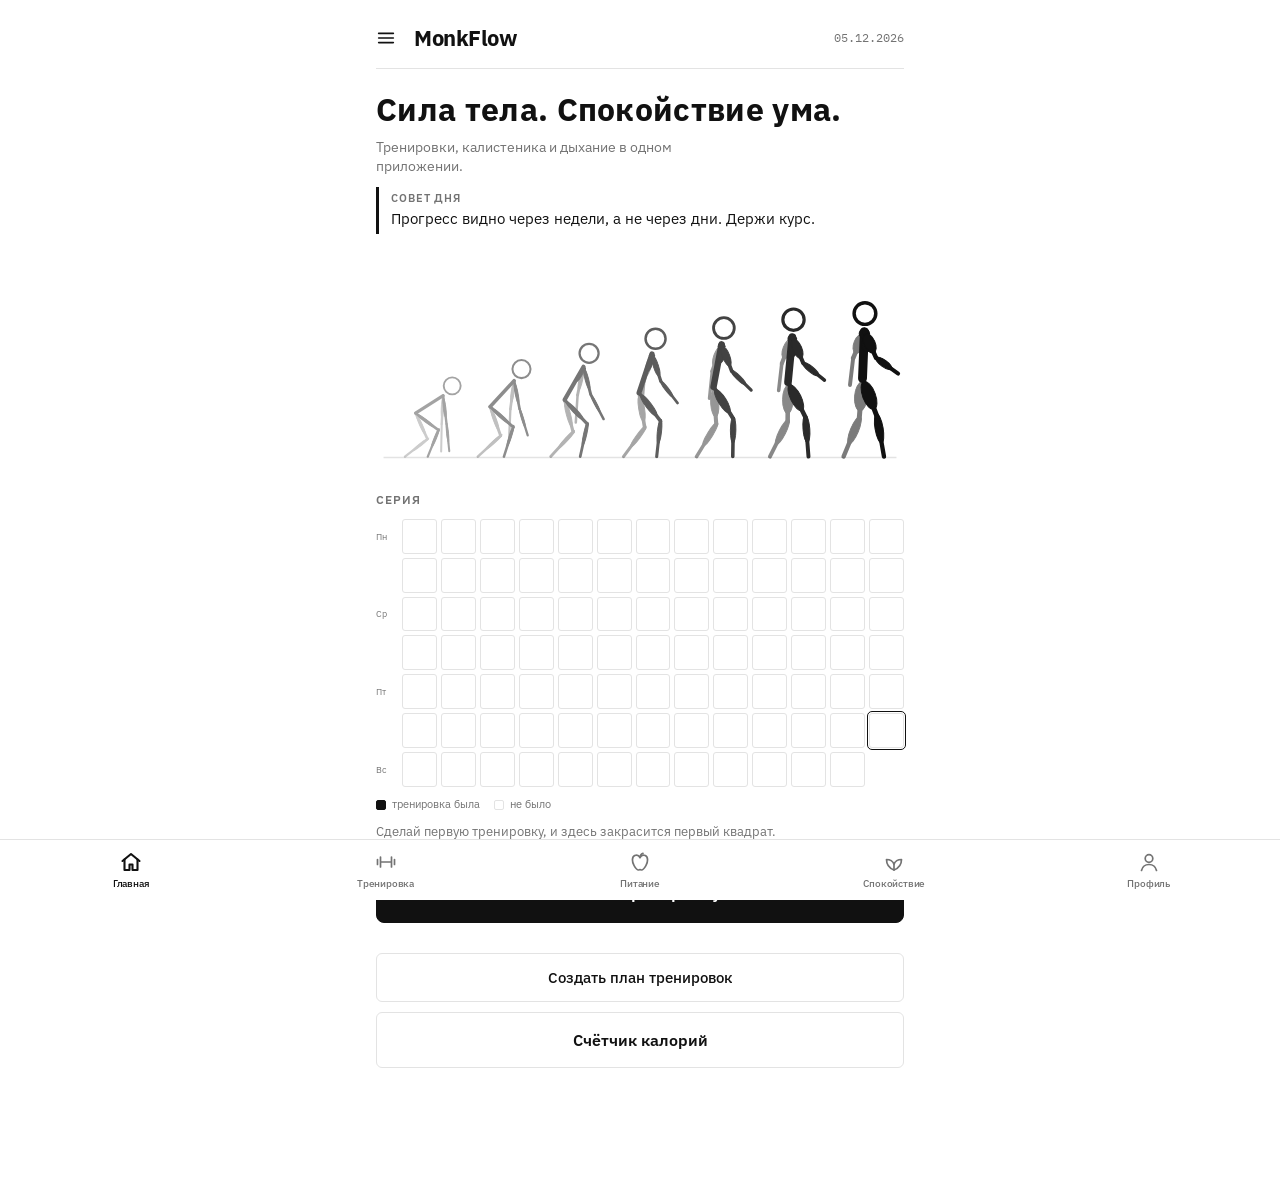
<file: src/app.html>
<title>MonkFlow</title>
<meta name="claude:viewport-fit-sides" content="cover">
<link rel="stylesheet" href="https://fonts.googleapis.com/css2?family=IBM+Plex+Sans:wght@400;500;600;700&family=IBM+Plex+Mono:wght@500;600&family=Cinzel:wght@600;700&family=Manrope:wght@400;500;600;700&family=Archivo+Black&display=swap">
<style>
/* Minimal: monochrome, hairline borders, one column; type sizes fluid so nothing overflows at 320px */
:root{
  --bg:#ffffff; --surface:#ffffff; --fg:#111111; --muted:#737373; --line:#e3e3e3; --field:#f6f6f6;
  --ink:#111111; --on-ink:#ffffff; --err:#c4342d;
  --sans:"IBM Plex Sans",system-ui,-apple-system,"Segoe UI",Roboto,sans-serif;
  --display:var(--sans);
  --mono:"IBM Plex Mono",ui-monospace,"SF Mono",Menlo,Consolas,monospace;
}
@media (prefers-color-scheme: dark){:root:not([data-theme="light"]){
  --bg:#0f0f0f; --surface:#0f0f0f; --fg:#efefef; --muted:#8c8c8c; --line:#2a2a2a; --field:#181818;
  --ink:#efefef; --on-ink:#0f0f0f; --err:#ff6b61; color-scheme:dark}}
:root[data-theme="dark"]{
  --bg:#0f0f0f; --surface:#0f0f0f; --fg:#efefef; --muted:#8c8c8c; --line:#2a2a2a; --field:#181818;
  --ink:#efefef; --on-ink:#0f0f0f; --err:#ff6b61; color-scheme:dark}
/* Стили оформления: data-style на <html>. Каждый со светлой и тёмной версией. */
:root[data-style="shaolin"]{--bg:#f4eee3;--surface:#fbf7ef;--fg:#1e1a15;--muted:#7a6f61;--line:#ddd2bf;--field:#efe7d8;--ink:#d9731c;--on-ink:#fffaf2;--err:#b5361f;--display:"Cinzel",Georgia,serif}
@media (prefers-color-scheme: dark){:root[data-style="shaolin"]:not([data-theme="light"]){--bg:#17140f;--surface:#1f1b15;--fg:#f0e6d4;--muted:#a3957f;--line:#3a3127;--field:#231e17;--ink:#f08a2c;--on-ink:#1b120a;--err:#ff7a5c;color-scheme:dark}}
:root[data-style="shaolin"][data-theme="dark"]{--bg:#17140f;--surface:#1f1b15;--fg:#f0e6d4;--muted:#a3957f;--line:#3a3127;--field:#231e17;--ink:#f08a2c;--on-ink:#1b120a;--err:#ff7a5c;color-scheme:dark}
:root[data-style="flow"]{--bg:#eef0fb;--surface:#f7f8ff;--fg:#161a3d;--muted:#6a6f99;--line:#d6daf2;--field:#e4e8fa;--ink:#5560ff;--on-ink:#ffffff;--err:#d43d5c;--sans:"Manrope",system-ui,sans-serif;--display:"Manrope",system-ui,sans-serif}
@media (prefers-color-scheme: dark){:root[data-style="flow"]:not([data-theme="light"]){--bg:#0d1030;--surface:#13173d;--fg:#e7e9ff;--muted:#9097c9;--line:#272c5e;--field:#161a45;--ink:#8d96ff;--on-ink:#0d1030;--err:#ff7a93;color-scheme:dark}}
:root[data-style="flow"][data-theme="dark"]{--bg:#0d1030;--surface:#13173d;--fg:#e7e9ff;--muted:#9097c9;--line:#272c5e;--field:#161a45;--ink:#8d96ff;--on-ink:#0d1030;--err:#ff7a93;color-scheme:dark}
:root[data-style="iron"]{--bg:#d7d6d1;--surface:#e2e1dc;--fg:#0c0c0c;--muted:#5d5d58;--line:#a9a8a1;--field:#cac9c3;--ink:#0c0c0c;--on-ink:#c8ff1a;--err:#c42b1c;--display:"Archivo Black","Arial Black",sans-serif}
@media (prefers-color-scheme: dark){:root[data-style="iron"]:not([data-theme="light"]){--bg:#0e0e0e;--surface:#151515;--fg:#ecece6;--muted:#8a8a84;--line:#2e2e2c;--field:#1a1a1a;--ink:#c8ff1a;--on-ink:#0e0e0e;--err:#ff5a47;color-scheme:dark}}
:root[data-style="iron"][data-theme="dark"]{--bg:#0e0e0e;--surface:#151515;--fg:#ecece6;--muted:#8a8a84;--line:#2e2e2c;--field:#1a1a1a;--ink:#c8ff1a;--on-ink:#0e0e0e;--err:#ff5a47;color-scheme:dark}
:root[data-style="iron"] *{border-radius:0!important}
:root[data-style="iron"] h1,:root[data-style="iron"] h2,:root[data-style="iron"] .brand{text-transform:uppercase;letter-spacing:.01em}
:root[data-style="flow"] .prog,:root[data-style="flow"] .startbtn,:root[data-style="flow"] .btn,:root[data-style="flow"] .ncard{border-radius:16px}
*{box-sizing:border-box}
[hidden]{display:none!important}
body{background:var(--bg);color:var(--fg);font-family:var(--sans);font-size:15px;line-height:1.4;overflow-wrap:break-word}
body::before{content:"";position:fixed;inset:0 0 auto;height:env(safe-area-inset-top,0px);z-index:10;background:var(--bg)}
button,input{font-family:inherit}
.wrap{max-width:560px;margin:0 auto;padding-left:max(16px,env(safe-area-inset-left,0px));padding-right:max(16px,env(safe-area-inset-right,0px));padding-block:0 48px}
header{position:sticky;top:env(safe-area-inset-top,0px);z-index:5;background:var(--bg);padding-block:14px 12px;display:grid;gap:8px}
.top{display:flex;align-items:center;justify-content:space-between;gap:12px}
h1,.brand,.prog .pn,.bphase,.wres{font-family:var(--display)}
h1{font-weight:600;font-size:clamp(22px,6vw,28px);letter-spacing:-.01em;line-height:1.15;margin:0;text-wrap:balance}
.count{font-family:var(--mono);font-size:16px;font-variant-numeric:tabular-nums;color:var(--muted);white-space:nowrap}
.count b{color:var(--fg);font-weight:600}
.bar{height:2px;background:var(--line);overflow:hidden}
.bar i{display:block;height:100%;width:0;background:var(--ink);transition:width .25s}
.wtime{font-family:var(--mono);color:var(--fg)}
.meta{display:flex;flex-wrap:wrap;justify-content:space-between;gap:4px 10px;font-size:12px;color:var(--muted);font-variant-numeric:tabular-nums}
.sync[data-s="err"]{color:var(--err)}
ol{list-style:none;margin:0;padding:0;display:grid}
li.ex{padding-block:18px;border-bottom:1px solid var(--line);display:grid;gap:10px;min-width:0}
.head{display:flex;flex-wrap:wrap;justify-content:space-between;align-items:baseline;gap:2px 12px}
.name{font-weight:600;font-size:16px;min-width:0;flex:1 1 12em}
.scheme{font-family:var(--mono);font-size:13px;color:var(--muted);white-space:nowrap}
li.ex.complete .name::after{content:" ✓";font-weight:600}
li.ex.complete .scheme{color:var(--fg)}
.last{font-size:12px;color:var(--muted);font-family:var(--mono)}
.tech{display:flex;flex-wrap:wrap;gap:4px 16px;margin-top:-4px}
.link{appearance:none;border:0;background:none;padding:2px 0;font-size:13px;font-weight:500;color:var(--muted);cursor:pointer;text-decoration:underline;text-underline-offset:3px;text-decoration-color:var(--line)}
.link:hover,.link.on{color:var(--fg);text-decoration-color:currentColor}
.how{font-size:14px;line-height:1.5;background:var(--field);border-radius:6px;padding:12px 14px}
.how p{margin:0;max-width:65ch}
.how p.muted{color:var(--muted)}
.vbar{display:flex;flex-wrap:wrap;gap:4px 16px;margin-top:10px}
.link.danger{color:var(--err)}
.vmsg{margin:8px 0 0;font-size:13px;color:var(--muted)}
.vmsg.err{color:var(--err)}
.libidx{margin:4px 0 20px;border:1px solid var(--line);border-radius:8px;background:var(--surface)}
.libidx>summary{cursor:pointer;padding:14px 16px;font-weight:600;list-style:none;display:flex;justify-content:space-between;gap:12px}
.libidx>summary::-webkit-details-marker{display:none}
.libidx>summary::after{content:"▾";color:var(--muted)}
.libidx[open]>summary::after{content:"▴"}
.libidx .lig{padding:0 16px 14px}
.libidx .lig h3{margin:10px 0 4px;font-size:11px;font-weight:600;text-transform:uppercase;letter-spacing:.08em;color:var(--muted)}
.libidx .lig ul{list-style:none;margin:0;padding:0;display:grid;gap:2px}
.libidx .lig .link{font-size:15px;color:var(--fg);text-align:left;padding:4px 0}
.libgrp{text-transform:uppercase;margin:28px 0 10px;font-size:13px;font-weight:600;text-transform:uppercase;letter-spacing:.08em;color:var(--muted)}
.libcards{display:grid;gap:12px}
.lcard{background:var(--surface);border:1px solid var(--line);border-radius:10px;padding:18px;display:grid;gap:10px;scroll-margin-top:16px;transition:border-color .3s,box-shadow .3s}
.lcard.flash{border-color:var(--ink);box-shadow:0 0 0 2px var(--ink)}
.lcard h2{margin:0;font-size:20px;line-height:1.25;font-weight:700;text-transform:none;letter-spacing:-.01em;color:var(--fg)}
.lcard .lmeta{margin:0;font-size:13px;color:var(--muted)}
.lcard .tech{margin-top:0}
.how video{max-height:70vh;object-fit:contain;display:block;width:100%;max-width:100%;border-radius:4px;background:#000}
.adv{font-size:13px;color:var(--fg);padding-left:10px;border-left:2px solid var(--line)}
.wline{font:12px var(--mono);color:var(--muted);margin-top:-4px}
.adv.up{border-left-color:var(--ink);font-weight:600}
.rows{display:grid;gap:6px}
.row{display:grid;grid-template-columns:24px minmax(0,1.55fr) minmax(0,1fr) 46px;gap:5px;align-items:center}
.wfld{display:grid;grid-template-columns:30px minmax(0,1fr) 30px;align-items:center;border:1px solid var(--line);background:var(--field);border-radius:6px;min-width:0}
.wfld .fld input{border:0;background:transparent;padding:0 20px 0 2px;text-align:center}
.wfld .fld span{right:2px}
.wst{appearance:none;border:0;background:none;color:var(--fg);height:44px;font-size:18px;cursor:pointer;padding:0;touch-action:manipulation}
.wst:active{background:var(--line)}
.row.on .wfld{border-color:var(--ink)}
.fws{display:grid;grid-template-columns:1fr 1fr;gap:6px;margin-top:6px}
.fws .btn{padding:10px 4px;font:600 15px var(--mono)}
.ffld{align-content:start}
.ffld label{font-size:12px;color:var(--muted);text-transform:uppercase;letter-spacing:.06em}
.row .n{font-family:var(--mono);font-size:14px;color:var(--muted);text-align:center;line-height:1}
.row .n small{display:block;font-family:var(--sans);font-size:9px;white-space:nowrap;margin-top:3px}
.fld{position:relative;min-width:0}
.fld input{width:100%;height:44px;border:1px solid var(--line);background:var(--field);color:var(--fg);border-radius:6px;padding:0 30px 0 10px;font:500 16px var(--mono);font-variant-numeric:tabular-nums;min-width:0}
.fld input::placeholder{color:var(--muted);opacity:.65}
.fld span{position:absolute;right:8px;top:50%;transform:translateY(-50%);font-size:11px;color:var(--muted);pointer-events:none}
.chk{appearance:none;width:48px;height:44px;border:1px solid var(--line);background:transparent;border-radius:6px;cursor:pointer;color:transparent;font-size:18px;font-weight:600;display:grid;place-items:center}
.chk.warm{border-style:dashed}
.chk.on{background:var(--ink);border-color:var(--ink);color:var(--on-ink)}
.row.on input{border-color:var(--ink)}
.single{display:flex;justify-content:flex-end}
button:focus-visible,input:focus-visible{outline:2px solid var(--ink);outline-offset:2px}
.exfoot{display:flex;flex-wrap:wrap;gap:6px 14px;align-items:center}
.exfoot .rm{margin-left:auto}
.setbtn,.easy,.rm{appearance:none;border:0;background:none;padding:4px 0;font-size:13px;font-weight:500;color:var(--muted);cursor:pointer}
.setbtn:hover,.easy:hover,.rm:hover{color:var(--fg)}
.easy.on{color:var(--fg);font-weight:600}
.easy.on::before{content:"✓ "}
.foot{margin-top:20px;display:flex;gap:10px;flex-wrap:wrap;align-items:center}
.btn{appearance:none;border:1px solid var(--line);background:transparent;color:var(--fg);border-radius:6px;padding:10px 14px;font-size:14px;font-weight:500;cursor:pointer}
.btn:hover{border-color:var(--fg)}
.btn.danger{background:var(--ink);border-color:var(--ink);color:var(--on-ink)}
.done-msg{font-weight:600;font-size:16px;width:100%}
h2{font-weight:600;font-size:12px;text-transform:uppercase;letter-spacing:.08em;margin:32px 0 6px;color:var(--muted)}
.hist{display:grid}
.hrow{display:grid;grid-template-columns:auto minmax(0,1fr) auto;gap:12px;padding-block:10px;border-bottom:1px solid var(--line);font-size:13px;font-variant-numeric:tabular-nums;align-items:baseline}
.hrow.all{grid-template-columns:auto minmax(0,1fr) auto auto}
.hrow .t{color:var(--muted)}
.hrow span:first-child,.hrow span:last-child{font-family:var(--mono);white-space:nowrap}
.tag{min-width:0}
.empty{font-size:13px;color:var(--muted);margin:8px 0}
.progs{display:grid;grid-template-columns:1fr;gap:8px;margin-top:6px}
.prog{appearance:none;text-align:left;background:var(--surface);border:1px solid var(--line);border-radius:8px;padding:16px;color:var(--fg);cursor:pointer;display:grid;gap:4px;align-content:start;min-width:0}
.prog:hover{border-color:var(--fg)}
.prog .pn{font-weight:600;font-size:clamp(18px,5vw,22px);line-height:1.2}
.prog .ps{font-size:13px;color:var(--muted)}
.prog .pm{font-size:12px;color:var(--muted);font-family:var(--mono);margin-top:8px}
.prog .pm.live,.prog .pm.ok{color:var(--fg);font-weight:600}
.prog.wide{grid-column:1/-1}
.prog.wide .pn{font-size:clamp(16px,4.5vw,19px)}
.back{appearance:none;border:0;background:none;color:var(--muted);font-size:14px;padding:4px 0;cursor:pointer;justify-self:start;text-align:left}
.back:hover{color:var(--fg)}
.hhead{padding-block:20px 12px;display:grid;gap:6px}
.add{width:100%;margin-top:14px;padding:13px;border-style:dashed}
.savebox{margin-top:12px;display:grid;gap:10px}
.savebox .srow{display:flex;gap:8px;flex-wrap:wrap;align-items:center}
.savebox input{flex:1 1 12em;min-width:0;font:inherit;font-size:16px;padding:11px 12px;border:1px solid var(--line);border-radius:6px;background:var(--field);color:var(--fg)}
.savebox .smsg{margin:0;font-size:14px;color:var(--muted)}
.savebox .btn.main{background:var(--ink);color:var(--on-ink);border-color:var(--ink);width:100%;padding:13px}
.picker{margin-top:10px;border:1px solid var(--line);border-radius:8px;padding:12px;display:grid;gap:10px}
.picker input{width:100%;height:42px;border:1px solid var(--line);background:var(--field);color:var(--fg);border-radius:6px;padding:0 12px;font-size:15px}
.pgroup{font-size:12px;font-weight:600;text-transform:uppercase;letter-spacing:.08em;color:var(--muted);margin-top:8px}
.plist{display:grid}
.pitem{appearance:none;text-align:left;width:100%;display:flex;justify-content:space-between;align-items:baseline;gap:10px;background:none;border:0;border-bottom:1px solid var(--line);padding:11px 0;color:var(--fg);font-size:14px;cursor:pointer;min-width:0}
.pitem:hover{color:var(--muted)}
.pitem span{color:var(--muted);font-family:var(--mono);font-size:12px;white-space:nowrap}
.emptyplan{border:1px dashed var(--line);border-radius:8px;padding:16px;font-size:14px;color:var(--muted);margin-top:12px}
.topr{display:flex;align-items:center;gap:12px}
.btn.sm{padding:5px 12px;font-size:13px}
.row.timed{grid-template-columns:28px minmax(0,1fr) 48px 48px}
.sw{appearance:none;width:48px;height:44px;border:1px solid var(--line);background:transparent;color:var(--fg);border-radius:6px;cursor:pointer;font-size:14px}
.sw.on{background:var(--ink);color:var(--on-ink);border-color:var(--ink)}
body.tabs{--tabh:calc(62px + env(safe-area-inset-bottom,0px))}
body.tabs .restbar{padding-bottom:12px}
body.tabs .wrap{padding-bottom:calc(84px + env(safe-area-inset-bottom,0px))}
body.resting .wrap{padding-bottom:calc(230px + env(safe-area-inset-bottom,0px))}
body.resting:not(.tabs) .wrap{padding-bottom:150px}
.tabbar{position:fixed;left:0;right:0;bottom:0;z-index:25;display:grid;grid-template-columns:repeat(5,1fr);background:var(--bg);border-top:1px solid var(--line);padding-left:max(4px,env(safe-area-inset-left,0px));padding-right:max(4px,env(safe-area-inset-right,0px));padding-block:6px calc(6px + env(safe-area-inset-bottom,0px))}
.tabbar button{appearance:none;border:0;background:none;color:var(--muted);display:grid;justify-items:center;gap:3px;padding:4px 2px;cursor:pointer;min-width:0;font-size:10px;font-weight:500;letter-spacing:-.02em}
.tabbar svg{width:24px;height:24px;fill:none;stroke:currentColor;stroke-width:1.7;stroke-linecap:round;stroke-linejoin:round}
.tabbar span{white-space:nowrap;overflow:hidden;text-overflow:ellipsis;max-width:100%}
.tabbar button.on{color:var(--ink)}
.tabbar button.on svg{stroke-width:2.1}
.proflist{display:grid;gap:8px;margin-top:8px}
.restbar{position:fixed;left:0;right:0;bottom:var(--tabh,0px);z-index:20;background:var(--bg);border-top:1px solid var(--fg);padding-left:max(16px,env(safe-area-inset-left,0px));padding-right:max(16px,env(safe-area-inset-right,0px));padding-block:12px calc(12px + env(safe-area-inset-bottom,0px))}
.rin{max-width:560px;margin:0 auto;display:grid;gap:8px}
.rtop{display:flex;justify-content:space-between;align-items:baseline;gap:12px}
.rtop span{font-size:13px;color:var(--muted);min-width:0}
.rtop b{font-family:var(--mono);font-size:28px;font-weight:600;font-variant-numeric:tabular-nums;white-space:nowrap}
.rprog{height:2px;background:var(--line)}
.rprog i{display:block;height:100%;width:0;background:var(--fg)}
.rbtns{display:flex;gap:8px}
.rbtns button{flex:1;appearance:none;border:1px solid var(--line);background:transparent;color:var(--fg);border-radius:6px;padding:9px 6px;font-size:13px;font-weight:500;cursor:pointer;white-space:nowrap}
.restbar.over{background:var(--fg);color:var(--bg);border-top-color:var(--fg)}
.restbar.over .rtop span{color:var(--bg)}
.restbar.over .rprog{background:var(--bg)}
.restbar.over .rbtns button{color:var(--bg);border-color:var(--bg)}
#focus{padding-block:14px 32px;display:grid;gap:14px}
.ftop{display:flex;justify-content:space-between;align-items:center;gap:12px}
.fstep{margin:4px 0 0;font-size:13px;color:var(--muted);font-family:var(--mono)}
#fName{font-size:clamp(26px,8vw,36px)}
.fin{display:grid;grid-template-columns:1fr 1fr;gap:10px}
.ffld{display:grid;gap:6px;min-width:0}
.ffld span{font-size:12px;color:var(--muted);text-transform:uppercase;letter-spacing:.06em}
.ffld input{width:100%;min-width:0;height:72px;border:1px solid var(--line);background:var(--field);color:var(--fg);border-radius:8px;padding:0 14px;font:600 clamp(28px,9vw,40px) var(--mono);font-variant-numeric:tabular-nums}
.fsec{grid-column:1/-1;font:600 clamp(56px,20vw,88px) var(--mono);text-align:center;font-variant-numeric:tabular-nums;line-height:1}
.fhint{grid-column:1/-1;margin:0;text-align:center;font-size:13px;color:var(--muted)}
.fplay{grid-column:1/-1;justify-self:center;appearance:none;width:132px;height:132px;border-radius:50%;border:2px solid var(--ink);background:var(--ink);color:var(--on-ink);cursor:pointer;display:grid;place-items:center;margin-top:6px}
.fplay svg{width:52px;height:52px;fill:currentColor}
.fplay .ip{transform:translateX(2px)}
.fplay .is{display:none}
.fplay.run{background:transparent;color:var(--ink)}
.fplay.run .ip{display:none}
.fplay.run .is{display:block}
.fdone{appearance:none;width:100%;border:1px solid var(--ink);background:var(--ink);color:var(--on-ink);border-radius:8px;padding:20px;font-size:18px;font-weight:600;cursor:pointer}
.fdone.on{background:transparent;color:var(--ink)}
.frest{margin:0;text-align:center;font:600 20px var(--mono);font-variant-numeric:tabular-nums}
.frest.over{text-decoration:underline;text-underline-offset:6px}
.fnav{display:flex;gap:8px;justify-content:space-between}
.fnav .btn{flex:1;font-size:13px}
.fnav .btn:disabled{opacity:.35;cursor:default}
.hitem{border-bottom:1px solid var(--line)}
.hbtn{appearance:none;width:100%;background:none;border:0;color:var(--fg);text-align:left;cursor:pointer;border-bottom:0;font:inherit;font-size:13px}
.hbtn:hover{background:var(--field)}
.hact{padding:0 0 12px}
.hsplit{display:grid;grid-template-columns:1fr 1fr;gap:8px}
.hsplit .btn{padding:12px;font-weight:600}
.hdel{border-color:var(--err)!important;color:var(--err)!important}
.hview-b{background:var(--ink)!important;border-color:var(--ink)!important;color:var(--on-ink)!important}
.hview-b[aria-expanded="true"]{background:transparent!important;color:var(--fg)!important;border-color:var(--line)!important}
.hview{margin-top:12px;display:grid;gap:12px;background:var(--field);border-radius:8px;padding:14px}
.hview .hvsum{margin:0;font-size:13px;color:var(--muted);font-family:var(--mono)}
.hview .hvex{display:grid;gap:4px}
.hview .hvn{font-weight:600;font-size:14px}
.hview .hvs{display:flex;flex-wrap:wrap;gap:4px 6px;font-family:var(--mono);font-size:13px}
.hview .hvs span{background:var(--surface);border:1px solid var(--line);border-radius:4px;padding:2px 6px}
.hview .hvs span.w{color:var(--muted);border-style:dashed}
.hview .hvs span.x{color:var(--muted);text-decoration:line-through}
.hview .hvnote{font-size:12px;color:var(--muted)}
.hconf p{margin:0 0 10px;font-size:13px;color:var(--muted);max-width:60ch}
.hconf-btns{display:flex;gap:8px;flex-wrap:wrap}
.hold{position:relative;overflow:hidden;appearance:none;flex:1 1 200px;border:1px solid var(--err);background:transparent;color:var(--err);border-radius:6px;padding:11px 14px;font-size:14px;font-weight:600;cursor:pointer;user-select:none;-webkit-user-select:none;touch-action:none;-webkit-touch-callout:none}
.hold i{position:absolute;inset:0 auto 0 0;width:0;background:var(--err);opacity:.18}
.hold.go i{width:100%;transition:width 2s linear}
.hold span{position:relative}
.hold:disabled{opacity:.6;cursor:default}
.brand{font-weight:700;letter-spacing:-.02em}
.mrow{display:flex;align-items:center;gap:10px;min-width:0}
.menu-btn{appearance:none;flex:none;width:36px;height:36px;margin-left:-8px;border:0;background:none;color:var(--fg);border-radius:6px;cursor:pointer;display:grid;place-items:center}
.menu-btn:hover{background:var(--field)}
.menu-btn svg{width:22px;height:22px;stroke:currentColor;stroke-width:1.8;fill:none;stroke-linecap:round}
.secsub{margin:0;color:var(--muted);font-size:14px;max-width:60ch}
body.noscroll{overflow:hidden}
.scrim{position:fixed;inset:0;background:rgba(0,0,0,.4);z-index:35}
.drawer{position:fixed;top:0;bottom:0;left:0;width:min(320px,86vw);z-index:40;background:var(--bg);border-right:1px solid var(--line);transform:translateX(-102%);transition:transform .22s ease;overflow-y:auto;overscroll-behavior:contain;padding-top:calc(14px + env(safe-area-inset-top,0px));padding-bottom:calc(24px + env(safe-area-inset-bottom,0px));padding-left:max(16px,env(safe-area-inset-left,0px));padding-right:16px}
.drawer.open{transform:none}
.dhead{display:flex;justify-content:space-between;align-items:center;margin-bottom:6px}
.dhead span{font-weight:600;font-size:18px}
.dclose{appearance:none;border:0;background:none;color:var(--muted);font-size:18px;width:36px;height:36px;border-radius:6px;cursor:pointer}
.dclose:hover{background:var(--field);color:var(--fg)}
.dlabel{margin:20px 0 4px;font-size:11px;font-weight:600;text-transform:uppercase;letter-spacing:.08em;color:var(--muted)}
.ditem{appearance:none;display:flex;justify-content:space-between;align-items:baseline;gap:8px;width:100%;text-align:left;background:none;border:0;color:var(--fg);padding:9px 8px;margin:0 -8px;width:calc(100% + 16px);border-radius:6px;font-size:15px;cursor:pointer}
.ditem:hover{background:var(--field)}
.ditem.on{font-weight:600;background:var(--field)}
.ditem small{font-size:11px;color:var(--muted);font-weight:400}
.ditem.dall{color:var(--muted);font-size:13px}
.dgrp summary{list-style:none;cursor:pointer;padding:9px 0;font-size:15px;font-weight:500;display:flex;justify-content:space-between;align-items:center}
.dgrp summary::-webkit-details-marker{display:none}
.dgrp summary::after{content:"+";color:var(--muted);font-weight:400}
.dgrp[open]>summary::after{content:"−"}
.dsub{padding-left:12px;border-left:1px solid var(--line);margin-left:2px}
.dsub .dgrp summary{font-size:14px}
#main{min-height:100%}
#main .mainbody{display:grid;gap:22px;padding-block:16px 40px;min-height:0}
.evo{max-width:100%;padding-block:8px 0}
.evo svg{display:block;width:100%;height:auto;overflow:visible}
.evs{stroke:var(--fg);fill:var(--fg);stroke-linecap:round}
.evg{stroke:var(--line);stroke-width:1.5}
.evf{animation:evoIn .5s ease-out both;animation-delay:var(--d)}
@keyframes evoIn{from{opacity:0;transform:translateX(-6px)}}
.streak{display:grid;gap:10px}
.shead{display:flex;justify-content:space-between;align-items:baseline;gap:12px}
.shead h2{margin:0}
.shead span{font-family:var(--mono);font-size:13px;font-weight:600}
.sgrid{display:grid;grid-template-columns:22px repeat(13,minmax(0,1fr));gap:4px;align-items:center}
.sgrid .sl{font-size:9px;color:var(--muted);line-height:1}
.sgrid i{display:block;aspect-ratio:1;border-radius:3px;border:1px solid var(--line)}
.sgrid i.c1{background:var(--line);border-color:var(--line)}
.sgrid i.c2{background:var(--ink);border-color:var(--ink)}
.sgrid i.fut{border-color:transparent}
.sgrid i.plan{border:1.5px dashed var(--ink)}
.planbtn{width:100%;margin-top:8px;padding:14px;font-size:15px;font-weight:500}
.pstrip{display:grid;grid-auto-flow:column;grid-auto-columns:64px;gap:6px;overflow-x:auto;padding:2px 2px 10px;scrollbar-width:none;margin-inline:-2px}
.pstrip::-webkit-scrollbar{display:none}
.pday{appearance:none;border:1px solid var(--line);background:var(--surface);color:var(--fg);border-radius:8px;padding:8px 4px;display:grid;gap:2px;justify-items:center;cursor:pointer;font:inherit;min-height:84px;align-content:start}
.pday .dn{font-size:11px;color:var(--muted);text-transform:uppercase;letter-spacing:.05em}
.pday .dd{font-size:18px;font-weight:600;font-family:var(--mono)}
.pday .dl{font-size:10px;line-height:1.2;text-align:center;color:var(--muted);overflow:hidden;display:-webkit-box;-webkit-line-clamp:2;-webkit-box-orient:vertical}
.pday.has{border-color:var(--ink)}
.pday.has .dl{color:var(--fg)}
.pday.on{background:var(--ink);border-color:var(--ink);color:var(--on-ink)}
.pday.on .dn,.pday.on .dl{color:var(--on-ink)}
.pday.past{opacity:.6}
.pday.today .dn{font-weight:700;color:inherit}
.ped{display:grid;gap:14px;margin-top:8px}
.ped h2{margin:0;font-size:18px}
.ped .pcur{margin:0;font-size:14px;color:var(--muted)}
.ped .plbl{margin:0 0 -6px;font-size:11px;font-weight:600;text-transform:uppercase;letter-spacing:.08em;color:var(--muted)}
.chips{display:flex;flex-wrap:wrap;gap:6px}
.chips button{appearance:none;border:1px solid var(--line);background:transparent;color:var(--fg);border-radius:999px;padding:8px 12px;font-size:13px;cursor:pointer}
.chips button.on{background:var(--ink);border-color:var(--ink);color:var(--on-ink);font-weight:600}
.popts{display:grid;gap:6px}
.popt{appearance:none;text-align:left;border:1px solid var(--line);background:var(--surface);color:var(--fg);border-radius:8px;padding:12px 14px;cursor:pointer;display:grid;gap:2px;font:inherit}
.popt b{font-size:15px;font-weight:600}
.popt span{font-size:12px;color:var(--muted)}
.popt.on{border-color:var(--ink);box-shadow:inset 0 0 0 1px var(--ink)}
.pbuild{display:grid;gap:4px;max-height:50vh;overflow-y:auto;border:1px solid var(--line);border-radius:8px;padding:6px 12px 10px}
.pbuild h3{margin:10px 0 2px;font-size:11px;font-weight:600;text-transform:uppercase;letter-spacing:.08em;color:var(--muted)}
.pbuild label{display:flex;gap:10px;align-items:center;font-size:14px;padding:5px 0}
.pbuild input{width:18px;height:18px;accent-color:var(--ink);flex:none}
.ped input[type=text]{font:inherit;font-size:16px;padding:11px 12px;border:1px solid var(--line);border-radius:6px;background:var(--field);color:var(--fg);width:100%;box-sizing:border-box}
.pacts{display:flex;flex-wrap:wrap;gap:10px 16px;align-items:center}
.pacts .btn.main{background:var(--ink);color:var(--on-ink);border-color:var(--ink);flex:1 1 100%;padding:14px;font-weight:600}
.pmsg{margin:0;font-size:13px;color:var(--muted)}
.sgrid i.today{outline:1.5px solid var(--fg);outline-offset:1px}
.slegend{display:flex;flex-wrap:wrap;gap:6px 14px;font-size:11px;color:var(--muted)}
.slegend span{display:inline-flex;align-items:center;gap:6px}
.slegend i{width:10px;height:10px;border-radius:2px;border:1px solid var(--line);display:inline-block}
.slegend i.c1{background:var(--line)}
.slegend i.c2{background:var(--ink);border-color:var(--ink)}
.sstat{margin:0;font-size:13px;color:var(--muted)}
.apphead{position:sticky;top:env(safe-area-inset-top,0px);z-index:5;background:var(--bg);display:flex;justify-content:space-between;align-items:center;gap:12px;padding-block:12px;border-bottom:1px solid var(--line)}
.applogo{font-size:22px}
.appdate{font-family:var(--mono);font-size:12px;color:var(--muted);white-space:nowrap}

.startbtn{appearance:none;width:100%;border:1px solid var(--ink);background:var(--ink);color:var(--on-ink);border-radius:8px;padding:18px;font-size:17px;font-weight:600;letter-spacing:.01em;cursor:pointer}
.startbtn:active{opacity:.85}

.prog:disabled{cursor:default;opacity:.55}
.prog:disabled:hover{border-color:var(--line)}
.ditem:disabled{color:var(--muted);cursor:default}
.ditem:disabled:hover{background:none}
#breath{display:grid;gap:12px;padding-bottom:32px}
#breath[hidden]{display:none}
.bstage{width:min(100%,380px);justify-self:center;aspect-ratio:1;max-width:100%}
#bCanvas{width:100%;height:100%;display:block}
.bphase{margin:0;text-align:center;font-size:22px;font-weight:600}
.bcount{margin:-6px 0 0;text-align:center;font:600 40px var(--mono);font-variant-numeric:tabular-nums;line-height:1.1}
.btempo{display:flex;justify-content:center;align-items:center;gap:6px;flex-wrap:wrap}
.btempo span{font-size:12px;color:var(--muted);margin-right:4px}
.btempo button{appearance:none;border:1px solid var(--line);background:transparent;color:var(--fg);border-radius:999px;padding:6px 12px;font:500 13px var(--mono);cursor:pointer}
.btempo button.on{background:var(--ink);color:var(--on-ink);border-color:var(--ink)}
.bstats{margin:0;text-align:center;font:13px var(--mono);color:var(--muted)}
.bhow{margin-top:6px}
.nutri{display:grid;gap:14px;padding-block:6px 40px}
.bigbtn2{width:100%;padding:14px;font-size:15px;font-weight:500;text-align:left;display:flex;justify-content:space-between;gap:10px}
.bigbtn2::after{content:"›";color:var(--muted)}
.bigbtn2[aria-expanded="true"]::after{content:"×"}
.ncard{display:grid;gap:14px;border:1px solid var(--line);border-radius:10px;padding:16px;margin-top:10px}
.pintro{margin:0;font-size:14px;color:var(--muted)}
.seg{display:grid;grid-template-columns:1fr 1fr;border:1px solid var(--line);border-radius:8px;overflow:hidden}
.seg3{grid-template-columns:repeat(3,1fr)}
.seg button{appearance:none;border:0;border-right:1px solid var(--line);background:transparent;color:var(--fg);padding:11px 4px;font-size:13px;cursor:pointer;min-width:0}
.seg button:last-child{border-right:0}
.seg button.on{background:var(--ink);color:var(--on-ink);font-weight:600}
.pgrid{display:grid;grid-template-columns:1fr 1fr;gap:10px}
.pgrid label,.pfull{display:grid;gap:4px;font-size:12px;color:var(--muted);min-width:0}
.pgrid input,.pfull select{width:100%;min-width:0;height:44px;border:1px solid var(--line);background:var(--field);color:var(--fg);border-radius:6px;padding:0 10px;font-size:16px}
.pres{display:grid;gap:2px;border-top:1px solid var(--line);padding-top:10px}
.prow{display:flex;justify-content:space-between;gap:10px;font-size:13px;padding-block:5px}
.prow span{color:var(--muted)}
.prow b{font-family:var(--mono);font-weight:600;white-space:nowrap}
.prow.main span{color:var(--fg);font-weight:600}
.prow.main b{font-size:17px}
.pmuted{margin:4px 0 0;font-size:12px;color:var(--muted)}
.ncard .startbtn{padding:14px;font-size:15px}
.bigbtn{width:100%;padding:17px;font-size:16px;font-weight:600;margin-top:-12px}
html{background:var(--bg)}
body{min-height:100%}
.nbig{display:flex;align-items:baseline;gap:8px;margin-top:-6px}
.nbig b{font:600 34px var(--mono);font-variant-numeric:tabular-nums;letter-spacing:-.02em}
.nbig span{font-size:14px;color:var(--muted)}
.nbar{height:6px;background:var(--line);border-radius:3px;overflow:hidden}
.nbar.thin{height:3px}
.nbar i{display:block;height:100%;width:0;background:var(--ink);transition:width .3s}
.nbar i.over{background:var(--err)}
.nmac{display:grid;grid-template-columns:1fr 1fr;gap:10px 16px}
.nrow{display:flex;justify-content:space-between;gap:8px;font-size:13px;margin-bottom:5px}
.nrow span:first-child{color:var(--muted)}
.nrow span:last-child{font-family:var(--mono);font-size:12px;font-variant-numeric:tabular-nums;white-space:nowrap}
.nwbtns{display:flex;gap:6px;flex-wrap:wrap;margin-top:10px}
.nwbtns button{flex:1 1 70px;appearance:none;border:1px solid var(--line);background:transparent;color:var(--fg);border-radius:6px;padding:9px 6px;font-size:13px;cursor:pointer;white-space:nowrap}
.nwbtns button.ghost{flex:0 1 auto;border:0;color:var(--muted);text-decoration:underline;text-underline-offset:3px}
.nmeals,#nSupp{display:grid}
.nmeal{display:grid;grid-template-columns:minmax(0,1fr) 28px;gap:2px 8px;align-items:center;padding-block:9px;border-bottom:1px solid var(--line);font-size:14px}
.nmeal .nm{min-width:0;overflow-wrap:anywhere}
.nmeal .nk{grid-column:1;grid-row:2;font:12px var(--mono);color:var(--muted)}
.nmeal .ndel{grid-column:2;grid-row:1/3}
.ndel{appearance:none;border:0;background:none;color:var(--muted);cursor:pointer;font-size:13px;padding:2px}
.ndel:hover{color:var(--err)}
.nutri .add{margin-top:0}
.nform{display:grid;grid-template-columns:1fr 1fr;gap:8px}
.nform input,.nsform input,.ntgrid input{width:100%;min-width:0;height:42px;border:1px solid var(--line);background:var(--field);color:var(--fg);border-radius:6px;padding:0 10px;font-size:15px}
.nform .wide,.ntgrid .wide{grid-column:1/-1}
.nform .startbtn{padding:13px;font-size:15px}
.nsform{display:flex;gap:8px;margin-top:8px}
.nsform .btn{flex:none}
.ntargets summary{cursor:pointer;font-size:13px;color:var(--muted);list-style:none}
.ntargets summary::-webkit-details-marker{display:none}

.ntgrid{display:grid;grid-template-columns:1fr 1fr;gap:10px;margin-top:12px}
.ntgrid label{display:grid;gap:4px;font-size:12px;color:var(--muted)}
.nnote{margin:0;font-size:12px;color:var(--muted)}
#wod{display:grid;gap:14px;padding-bottom:40px}
#wod[hidden]{display:none}
.wtimer{display:grid;justify-items:center;gap:2px;padding-block:6px}
.wlabel{font-size:13px;color:var(--muted);text-transform:uppercase;letter-spacing:.08em}
.wtimer b{font:600 clamp(56px,19vw,84px) var(--mono);font-variant-numeric:tabular-nums;line-height:1}
.wparts{display:grid;gap:6px}
.wpart{appearance:none;display:grid;grid-template-columns:30px minmax(0,1fr) auto;gap:10px;align-items:center;text-align:left;width:100%;border:1px solid var(--line);background:transparent;color:var(--fg);border-radius:8px;padding:12px;font-size:14px;cursor:pointer}
.wpart i{font:600 13px var(--mono);font-style:normal;width:30px;height:30px;border-radius:50%;border:1px solid var(--line);display:grid;place-items:center}
.wpart b{font:600 13px var(--mono)}
.wpart.on{border-color:var(--fg)}
.wpart.on i{background:var(--ink);color:var(--on-ink);border-color:var(--ink)}
.wpart:disabled{cursor:default}
.wpart:disabled:not(.on){opacity:.75}
.weach{border-left:2px solid var(--line);padding-left:12px;margin-bottom:4px}
.weach span{font-size:11px;text-transform:uppercase;letter-spacing:.08em;color:var(--muted)}
.weach p{margin:4px 0 0;font-size:15px}
.wamrap{display:grid;gap:8px}
.wamrap .startbtn:disabled{opacity:.4}
.wrounds{margin:0;text-align:center;font:600 18px var(--mono)}
.wctrl{display:grid;justify-items:center}
.wdone{display:grid;gap:12px}
.wres{margin:0;text-align:center;font-size:20px;font-weight:600}
.exmore{display:flex;flex-wrap:wrap;gap:6px 14px;margin-top:-4px;padding-top:6px;border-top:1px dashed var(--line)}
.setbtn.more{margin-left:auto}
.swapbox{display:grid;border:1px solid var(--line);border-radius:8px;padding:6px 12px 10px}
.swaphead{margin:6px 0 2px;font-size:12px;text-transform:uppercase;letter-spacing:.06em;color:var(--muted)}
.vseg{margin:-2px 0 2px}
.vseg button{padding:8px 2px;font-size:12px}
.kbrow{display:flex;gap:8px;margin:6px 0}
.kbrow input{flex:1;min-width:0;font:inherit;font-size:16px;padding:10px 12px;border:1px solid var(--line);border-radius:6px;background:var(--field);color:var(--fg)}
.sumbox{scroll-margin-top:130px;border:1px solid var(--ink);border-radius:10px;padding:16px;margin:0 0 16px;display:grid;gap:14px;background:var(--surface)}
.sumbox h2{margin:0;font-size:20px}
.sumgrid{display:grid;grid-template-columns:repeat(2,minmax(0,1fr));gap:10px}
.sumgrid div{background:var(--field);border-radius:8px;padding:10px 12px;display:grid;gap:2px}
.sumgrid b{font-family:var(--mono);font-size:20px;font-weight:600}
.sumgrid span{font-size:12px;color:var(--muted)}
.sumgrid small{font-size:12px;font-family:var(--mono)}
.sumgrid small.up{color:var(--ok,#2e7d32)}
.sumgrid small.down{color:var(--err)}
.sumbox h3{margin:0 0 -6px;font-size:11px;font-weight:600;text-transform:uppercase;letter-spacing:.08em;color:var(--muted)}
.sumbox ul{margin:0;padding:0;list-style:none;display:grid;gap:6px;font-size:14px}
.sumbox li b{font-weight:600}
.sumbox li span{color:var(--muted);font-family:var(--mono);font-size:13px}
.sumbox .sumend{margin:0;font-weight:600;font-size:15px}
.sumbox .sumx{justify-self:start}
.sklv{margin:24px 0 8px;font-size:13px;font-weight:600;text-transform:uppercase;letter-spacing:.08em;color:var(--muted)}
.skgrid{display:grid;grid-template-columns:repeat(auto-fill,minmax(150px,1fr));gap:10px}
.skcard{appearance:none;text-align:left;background:var(--surface);border:1px solid var(--line);border-radius:10px;padding:14px;color:var(--fg);cursor:pointer;display:grid;gap:6px;align-content:start;font:inherit;min-width:0}
.skcard b{font-size:16px;line-height:1.25}
.skcard span{font-size:12px;color:var(--muted);line-height:1.35}
.skbar{height:4px;border-radius:2px;background:var(--line);overflow:hidden}
.skbar i{display:block;height:100%;background:var(--ink)}
.skcard .skst{font-family:var(--mono);color:var(--fg)}
.skpre{margin:0 0 12px;font-size:14px;border-left:3px solid var(--ink);padding:2px 0 2px 10px}
.skprog{display:grid;gap:6px;margin:0 0 16px;font-size:13px;color:var(--muted);font-family:var(--mono)}
.stlist{list-style:none;margin:0;padding:0;display:grid;gap:10px}
.stg{border:1px solid var(--line);border-radius:10px;background:var(--surface)}
.stg.cur{border-color:var(--ink);box-shadow:inset 0 0 0 1px var(--ink)}
.stg.lock{opacity:.55}
.stg>button.sth{appearance:none;width:100%;background:none;border:0;color:var(--fg);text-align:left;font:inherit;padding:14px;display:grid;grid-template-columns:auto 1fr auto;gap:12px;align-items:center;cursor:pointer}
.stg.lock>button.sth{cursor:default}
.stn{width:28px;height:28px;border-radius:50%;border:1.5px solid var(--line);display:grid;place-items:center;font-family:var(--mono);font-size:13px;font-weight:600}
.stg.ok .stn{background:var(--ink);border-color:var(--ink);color:var(--on-ink)}
.stg.cur .stn{border-color:var(--ink)}
.sth b{display:block;font-size:15px}
.sth small{display:block;font-size:12px;color:var(--muted);font-family:var(--mono);margin-top:2px}
.sth .sts{font-size:12px;color:var(--muted);white-space:nowrap}
.stb{padding:0 14px 14px;display:grid;gap:10px}
.stb p{margin:0;font-size:14px;line-height:1.5;max-width:65ch}
.stb .sterr{color:var(--muted);font-size:13px}
.stb .stnorm{font-weight:600}
.stb .stmet{font-size:13px;border-left:3px solid var(--ink);padding-left:10px}
.stb .stacts{display:flex;flex-wrap:wrap;gap:8px 14px;align-items:center}
.stb .btn.main{background:var(--ink);color:var(--on-ink);border-color:var(--ink);font-weight:600}
.stallnote{margin:-2px 0 0;font-size:13px;color:var(--fg);border-left:3px solid var(--ink);padding:2px 0 2px 10px}
.stallnote .link{font-size:13px;color:var(--fg)}
.blockbox{border:1px solid var(--ink);border-radius:8px;padding:14px 16px;margin:0 0 14px;display:grid;gap:10px}
.blockbox p{margin:0;font-size:14px;line-height:1.45}
.blockbox .brow{display:flex;gap:10px;align-items:center;font-size:14px}
.blockbox .brow input{width:18px;height:18px;accent-color:var(--ink);flex:none}
.blockbox .bbtns{display:flex;flex-wrap:wrap;gap:8px 16px;align-items:center}
.nextbtn{appearance:none;width:100%;margin-top:8px;border:1px solid var(--line);background:var(--surface);color:var(--fg);border-radius:8px;padding:12px 14px;font-size:14px;cursor:pointer;text-align:left}
.nextbtn b{font-weight:600}
.pm.next{color:var(--fg);font-weight:600}
.anysw{margin-top:8px;display:grid;gap:8px}
.anysw .anyq{font:inherit;font-size:16px;padding:10px 12px;border:1px solid var(--line);border-radius:6px;background:var(--field);color:var(--fg);width:100%;box-sizing:border-box}
.anylist{display:grid;max-height:55vh;overflow-y:auto}
.swapnote{margin:-4px 0 0;font-size:12px;color:var(--muted)}
.swapnote .link{font-size:12px}
.removed{display:flex;flex-wrap:wrap;gap:6px 14px;align-items:baseline;padding-block:14px;font-size:13px;color:var(--muted);border-bottom:1px solid var(--line)}
.ordbar{display:flex;justify-content:flex-end;padding-top:10px}
.ordpanel{display:grid;gap:4px;padding-block:8px 16px}
.ordrow{display:grid;grid-template-columns:minmax(0,1fr) 44px 44px;gap:6px;align-items:center;padding-block:4px;border-bottom:1px solid var(--line);font-size:14px}
.ordb{appearance:none;height:40px;border:1px solid var(--line);background:transparent;color:var(--fg);border-radius:6px;font-size:16px;cursor:pointer}
.ordb:disabled{opacity:.3;cursor:default}
.ordrem{display:flex;gap:8px;align-items:center;font-size:13px;margin:10px 0 6px}
.ordrem input{width:18px;height:18px}
.fsame{width:100%;padding:14px;font-size:15px;font-weight:500}
#settings h2{margin-top:26px}
.stylelist{display:grid;gap:8px}
.stycard{appearance:none;display:grid;grid-template-columns:54px minmax(0,1fr) 40px;gap:12px;align-items:center;text-align:left;width:100%;border:1px solid var(--line);background:var(--surface);color:var(--fg);border-radius:10px;padding:12px;cursor:pointer}
.stycard.on{border:2px solid var(--ink);padding:11px}
.stycard:disabled{opacity:.55;cursor:default}
.sw3{display:grid;grid-template-columns:repeat(3,1fr);height:38px;border-radius:6px;overflow:hidden;border:1px solid var(--line)}
.sw3 i{display:block}
.stx{display:grid;gap:2px;min-width:0}
.stx b{font-size:15px}
.stx small{font-size:12px;color:var(--muted);line-height:1.35}
.stm{font:600 12px var(--mono);color:var(--muted);text-align:right}
.stycard.on .stm{color:var(--ink);font-size:18px}
.hero{display:grid;gap:10px;padding:6px 0 4px}
.hslogan{margin:0;font-family:var(--display,inherit);font-size:clamp(24px,7vw,32px);line-height:1.15;font-weight:700;letter-spacing:.01em}
.hsub{margin:0;color:var(--muted);font-size:14px;max-width:40ch}
.htip{border-left:3px solid var(--ink);padding:4px 0 4px 12px;display:grid;gap:2px}
.htip span{font-size:11px;font-weight:600;text-transform:uppercase;letter-spacing:.08em;color:var(--muted)}
.htip p{margin:0;font-size:15px;line-height:1.45}
.rings{display:grid;grid-template-columns:repeat(3,minmax(0,1fr));gap:8px}
.ring{appearance:none;border:0;background:none;color:var(--fg);display:grid;justify-items:center;gap:2px;padding:4px 0;cursor:pointer;min-width:0;text-align:center}
.ring svg{width:min(84px,24vw);height:auto;margin-bottom:6px}
.rg-bg{fill:none;stroke:var(--line);stroke-width:8}
.rg-fg{fill:none;stroke:var(--ink);stroke-width:8;stroke-linecap:round;transition:stroke-dasharray .4s}
.rg-over{fill:none;stroke:var(--err);stroke-width:8;stroke-linecap:round}
.rg-chk{fill:none;stroke:var(--ink);stroke-width:5;stroke-linecap:round;stroke-linejoin:round}
.ring b{font:600 15px var(--mono);font-variant-numeric:tabular-nums}
.ring span{font-size:11px;color:var(--muted);line-height:1.3}
@media (prefers-reduced-motion:reduce){*{transition:none!important}}
</style>

<div class="wrap">
  <section id="main">
    <header class="apphead">
      <div class="mrow"><button class="menu-btn" type="button" aria-label="Открыть меню" aria-controls="drawer" aria-expanded="false"><svg viewBox="0 0 24 24" aria-hidden="true"><path d="M4 7h16M4 12h16M4 17h16"/></svg></button><span class="brand applogo">MonkFlow</span></div>
      <span class="todayTxt appdate"></span>
    </header>
    <div class="mainbody">
      <div class="hero" id="hero">
        <p class="hslogan">Сила тела. Спокойствие ума.</p>
        <p class="hsub">Тренировки, калистеника и дыхание в одном приложении.</p>
        <div class="htip"><span>Совет дня</span><p id="tipTxt"></p></div>
      </div>
      <div class="evo" id="evo" role="img" aria-label="Эволюция: сутулый человечек шаг за шагом выпрямляется и набирает мышцы"></div>
      <div class="streak">
        <div class="shead"><h2>Серия</h2><span id="streakTxt"></span></div>
        <div class="sgrid" id="sgrid"></div>
        <div class="slegend"><span><i class="c2"></i>тренировка была</span><span><i></i>не было</span></div>
        <p class="sstat" id="streakStat"></p>
      </div>
      <button class="startbtn" id="startBtn" type="button">Начать тренировку</button>
      <button class="btn planbtn" id="planBtn" type="button">Создать план тренировок</button>

      <button class="btn bigbtn" id="calBtn" type="button">Счётчик калорий</button>
    </div>
  </section>

  <section id="nutrition" hidden>
    <div class="hhead">
      <div class="mrow"><button class="menu-btn" type="button" aria-label="Открыть меню" aria-controls="drawer" aria-expanded="false"><svg viewBox="0 0 24 24" aria-hidden="true"><path d="M4 7h16M4 12h16M4 17h16"/></svg></button><button class="back" id="nBack" type="button">← Главная</button></div>
      <h1>Счётчик калорий</h1>
    </div>
    <button class="btn bigbtn2" id="pBtn" type="button" aria-expanded="false">Настроить: вес, рост, цель</button>
    <form class="ncard" id="pCard" hidden>
      <p class="pintro">Заполни параметры, и норма калорий, БЖУ и воды рассчитается автоматически.</p>
      <div class="seg" role="radiogroup" aria-label="Пол"><button type="button" data-sex="m" class="on">Мужчина</button><button type="button" data-sex="f">Женщина</button></div>
      <div class="pgrid">
        <label>Возраст, лет<input id="pAge" type="number" inputmode="numeric" min="12" max="100" required></label>
        <label>Рост, см<input id="pH" type="number" inputmode="numeric" min="120" max="230" required></label>
        <label>Вес, кг<input id="pW" type="number" inputmode="decimal" step="0.1" min="30" max="300" required></label>
        <label>Желаемый вес, кг<input id="pWg" type="number" inputmode="decimal" step="0.1" min="30" max="300" placeholder="необязательно"></label>
      </div>
      <label class="pfull">Активность
        <select id="pAct">
          <option value="1.2">Без тренировок, сидячая работа</option>
          <option value="1.375">1–3 тренировки в неделю</option>
          <option value="1.55" selected>3–5 тренировок в неделю</option>
          <option value="1.725">6–7 тренировок в неделю</option>
          <option value="1.9">Физическая работа и тренировки</option>
        </select></label>
      <div class="seg seg3" role="radiogroup" aria-label="Цель"><button type="button" data-goal="cut">Сбросить вес</button><button type="button" data-goal="keep" class="on">Держать форму</button><button type="button" data-goal="gain">Набрать массу</button></div>
      <div class="pres" id="pRes" aria-live="polite"></div>
      <button class="startbtn" type="submit">Сохранить и пересчитать норму</button>
    </form>
      <div class="nutri" id="nutri">
        <div class="shead"><h2>Питание сегодня</h2><span id="nKcalTxt"></span></div>
        <div class="nbig"><b id="nKcal">0</b><span id="nKcalOf">из 0 ккал</span></div>
        <div class="nbar"><i id="nKcalBar"></i></div>
        <div class="nmac" id="nMacros"></div>

        <div class="nwater">
          <div class="nrow"><span>Вода</span><span id="nWaterTxt"></span></div>
          <div class="nbar thin"><i id="nWaterBar"></i></div>
          <div class="nwbtns"><button type="button" data-w="250">+250 мл</button><button type="button" data-w="500">+500 мл</button><button type="button" data-w="750">+750 мл</button><button type="button" id="nWaterUndo" class="ghost" hidden>Отменить</button></div>
        </div>

        <div class="nmeals" id="nMeals"></div>
        <button class="btn add" id="nAddBtn" type="button">＋ Добавить еду</button>
        <form class="nform" id="nForm" hidden>
          <input id="nfName" class="wide" type="text" placeholder="Что съел" required aria-label="Название">
          <input id="nfKcal" type="number" inputmode="decimal" min="0" step="any" placeholder="Ккал" required aria-label="Калории">
          <input id="nfP" type="number" inputmode="decimal" min="0" step="any" placeholder="Белки, г" aria-label="Белки">
          <input id="nfF" type="number" inputmode="decimal" min="0" step="any" placeholder="Жиры, г" aria-label="Жиры">
          <input id="nfC" type="number" inputmode="decimal" min="0" step="any" placeholder="Углеводы, г" aria-label="Углеводы">
          <input id="nfFi" class="wide" type="number" inputmode="decimal" min="0" step="any" placeholder="Клетчатка, г" aria-label="Клетчатка">
          <button class="startbtn wide" type="submit">Добавить</button>
        </form>

        <div class="nsupp">
          <div class="nrow"><span>Добавки</span></div>
          <div id="nSupp"></div>
          <form class="nsform" id="nsForm"><input id="nsName" type="text" placeholder="Что принял: витамины, БАД" aria-label="Добавка" required><button class="btn" type="submit">Добавить</button></form>
        </div>

        <details class="ntargets"><summary>Изменить нормы вручную</summary>
          <div class="ntgrid">
            <label>Калории, ккал<input id="tKcal" type="number" min="0"></label>
            <label>Белки, г<input id="tP" type="number" min="0"></label>
            <label>Жиры, г<input id="tF" type="number" min="0"></label>
            <label>Углеводы, г<input id="tC" type="number" min="0"></label>
            <label>Клетчатка, г<input id="tFi" type="number" min="0"></label>
            <label>Вода, мл<input id="tW" type="number" min="0"></label>
            <button class="btn wide" id="tSave" type="button">Сохранить цели</button>
          </div>
        </details>
        <p class="nnote">Можно не вводить вручную: напиши Claude, что съел, и он запишет.</p>
      </div>
  </section>

  <section id="places" hidden>
    <div class="hhead">
      <div class="mrow"><button class="menu-btn" type="button" aria-label="Открыть меню" aria-controls="drawer" aria-expanded="false"><svg viewBox="0 0 24 24" aria-hidden="true"><path d="M4 7h16M4 12h16M4 17h16"/></svg></button><button class="back" id="placesBack" type="button">← Главная</button></div>
      <h1>Где тренируемся?</h1>
      <div class="meta"><span class="todayTxt"></span><span class="sync">Загрузка…</span></div>
    </div>
    <div class="progs" id="placeList"></div>
  </section>

  <section id="profile" hidden>
    <div class="hhead">
      <div class="mrow"><button class="menu-btn" type="button" aria-label="Открыть меню" aria-controls="drawer" aria-expanded="false"><svg viewBox="0 0 24 24" aria-hidden="true"><path d="M4 7h16M4 12h16M4 17h16"/></svg></button><span class="brand applogo">Профиль</span></div>
      <p class="secsub" id="profSum"></p>
    </div>
    <div class="proflist">
      <button class="btn bigbtn2" id="prParams" type="button">Мои параметры и нормы</button>
      <button class="btn bigbtn2" id="prHist" type="button">История тренировок</button>
      <button class="btn bigbtn2" id="prSet" type="button">Настройки</button>
    </div>
  </section>

  <section id="settings" hidden>
    <div class="hhead">
      <div class="mrow"><button class="menu-btn" type="button" aria-label="Открыть меню" aria-controls="drawer" aria-expanded="false"><svg viewBox="0 0 24 24" aria-hidden="true"><path d="M4 7h16M4 12h16M4 17h16"/></svg></button><button class="back" id="setBack" type="button">← Профиль</button></div>
      <h1>Настройки</h1>
    </div>
    <h2>Стиль оформления</h2>
    <div class="stylelist" id="styleList"></div>
    <h2>Тема</h2>
    <div class="seg seg3" id="themeSeg" role="radiogroup" aria-label="Тема"><button type="button" data-th="auto">Как в системе</button><button type="button" data-th="light">Светлая</button><button type="button" data-th="dark">Тёмная</button></div>
    <h2>Тренировки</h2>
    <label class="secsub" for="kbIn">Мои гири, кг (через запятую)</label>
    <div class="kbrow"><input id="kbIn" type="text" inputmode="decimal" placeholder="16"><button type="button" class="btn" id="kbSave">Сохранить</button></div>
    <p class="secsub" id="kbMsg">Упражнения с гирей берут вес только из этого списка.</p>
    <label class="secsub" for="barIn">Гриф и блины, кг (для подсказки «что вешать»)</label>
    <div class="kbrow"><input id="barIn" type="text" inputmode="decimal" placeholder="20" style="flex:0 0 72px" aria-label="Вес грифа"><input id="platesIn" type="text" inputmode="decimal" placeholder="25, 20, 15, 10, 5, 2.5, 1.25" aria-label="Блины"><button type="button" class="btn" id="barSave">Сохранить</button></div>
    <p class="secsub" id="barMsg">Блины — по одному числу на вес, которые есть в зале парами.</p>
    <p class="secsub">Скоро здесь: время отдыха для каждого упражнения и шкала разминки.</p>
    <div id="localData" hidden>
      <h2>Резервная копия</h2>
      <p class="secsub">Все данные хранятся только в этом телефоне. Сохраняй копию раз в неделю: удалишь приложение или сменишь телефон — восстановишь из файла.</p>
      <div class="kbrow"><button type="button" class="btn" id="expBtn">Сохранить копию</button><button type="button" class="btn" id="impBtn">Восстановить из файла</button><input type="file" id="impFile" accept="application/json,.json" hidden></div>
      <p class="secsub" id="locMsg"></p>
    </div>
    <h2>Питание</h2>
    <button class="btn bigbtn2" id="setNutri" type="button">Мои параметры и нормы</button>
  </section>

  <section id="history" hidden>
    <div class="hhead">
      <div class="mrow"><button class="menu-btn" type="button" aria-label="Открыть меню" aria-controls="drawer" aria-expanded="false"><svg viewBox="0 0 24 24" aria-hidden="true"><path d="M4 7h16M4 12h16M4 17h16"/></svg></button><button class="back" id="histBack" type="button">← Главная</button></div>
      <h1>История тренировок</h1>
    </div>
    <div class="hist" id="histAll"><p class="empty">Загрузка…</p></div>
  </section>

  <section id="home" hidden>
    <div class="hhead">
      <div class="mrow"><button class="menu-btn" type="button" aria-label="Открыть меню" aria-controls="drawer" aria-expanded="false"><svg viewBox="0 0 24 24" aria-hidden="true"><path d="M4 7h16M4 12h16M4 17h16"/></svg></button><button class="back" id="backPlaces" type="button">← Главная</button></div>
      <h1 id="placeTitle"></h1>
      <div class="meta"><span class="todayTxt"></span><span class="sync">Загрузка…</span></div>
    </div>
    <div class="progs" id="progs"></div>
  </section>

  <section id="work" hidden>
    <header>
      <div class="top">
        <div class="mrow"><button class="menu-btn" type="button" aria-label="Открыть меню" aria-controls="drawer" aria-expanded="false"><svg viewBox="0 0 24 24" aria-hidden="true"><path d="M4 7h16M4 12h16M4 17h16"/></svg></button><button class="back" id="back" type="button">← Назад</button></div>
        <div class="topr"><button class="btn sm" id="focusBtn" type="button">Фокус</button><div class="count"><b id="doneN">0</b>/<span id="totalN">0</span></div></div>
      </div>
      <h1 id="ptitle"></h1>
      <div class="bar" id="bar"><i id="fill"></i></div>
      <div class="meta"><span class="todayTxt"></span><span class="wtime" id="wTime" hidden></span><span class="sync">Загрузка…</span></div>
    </header>

    <div class="ordbar" id="ordBar"><button class="link" id="ordBtn" type="button">Изменить порядок</button></div>
    <div class="ordpanel" id="ordPanel" hidden></div>
    <div class="sumbox" id="sumBox" hidden></div>
    <div class="blockbox" id="blockBox" hidden></div>
    <ol id="list"></ol>
    <div class="removed" id="removedBox" hidden></div>
    <button class="btn add" id="addBtn" type="button" hidden>＋ Добавить упражнение</button>
    <div class="picker" id="picker" hidden>
      <input id="q" type="search" placeholder="Поиск упражнения" aria-label="Поиск упражнения">
      <div class="plist" id="pickList"></div>
    </div>
    <div class="savebox" id="saveBox" hidden></div>
    <div class="emptyplan" id="emptyPlan" hidden>Программа пустая. Отправь Claude список в формате «Присед — 4×10».</div>

    <div class="foot" id="foot">
      <span class="done-msg" id="doneMsg" hidden>Тренировка завершена</span>
      <button class="btn" id="sumBtn" type="button" hidden>Итог тренировки</button>
      <button class="btn" id="reset" type="button">Сбросить отметки за сегодня</button>
      <button class="btn danger" id="yes" type="button" hidden>Да, сбросить</button>
      <button class="btn" id="no" type="button" hidden>Отмена</button>
    </div>

    <h2 id="histTitle">История</h2>
    <div class="hist" id="hist"></div>
  </section>

  <section id="skills" hidden>
    <div class="hhead">
      <div class="mrow"><button class="menu-btn" type="button" aria-label="Открыть меню" aria-controls="drawer" aria-expanded="false"><svg viewBox="0 0 24 24" aria-hidden="true"><path d="M4 7h16M4 12h16M4 17h16"/></svg></button><button class="back" id="skBack" type="button">← Главная</button></div>
      <h1>Калистеника</h1>
      <p class="secsub">Навыки по этапам. Сдал норму — открывается следующий этап.</p>
    </div>
    <div id="skList"></div>
  </section>

  <section id="skill" hidden>
    <div class="hhead">
      <div class="mrow"><button class="menu-btn" type="button" aria-label="Открыть меню" aria-controls="drawer" aria-expanded="false"><svg viewBox="0 0 24 24" aria-hidden="true"><path d="M4 7h16M4 12h16M4 17h16"/></svg></button><button class="back" id="sk1Back" type="button">← Калистеника</button></div>
      <h1 id="skTitle"></h1>
      <p class="secsub" id="skSub"></p>
    </div>
    <div id="skBody"></div>
  </section>

  <section id="library" hidden>
    <div class="hhead">
      <div class="mrow"><button class="menu-btn" type="button" aria-label="Открыть меню" aria-controls="drawer" aria-expanded="false"><svg viewBox="0 0 24 24" aria-hidden="true"><path d="M4 7h16M4 12h16M4 17h16"/></svg></button><button class="back" id="libBack" type="button">← Главная</button></div>
      <h1>Библиотека упражнений</h1>
      <p class="secsub">Читай технику и смотри видео перед подходом.</p>
    </div>
    <div id="libBody"></div>
  </section>

  <section id="plan" hidden>
    <div class="hhead">
      <div class="mrow"><button class="menu-btn" type="button" aria-label="Открыть меню" aria-controls="drawer" aria-expanded="false"><svg viewBox="0 0 24 24" aria-hidden="true"><path d="M4 7h16M4 12h16M4 17h16"/></svg></button><button class="back" id="planBack" type="button">← Главная</button></div>
      <h1>План тренировок</h1>
      <p class="secsub">Выбери день и назначь тренировку.</p>
    </div>
    <div class="pstrip" id="pStrip" role="listbox" aria-label="Дни"></div>
    <div class="ped" id="pEd"></div>
  </section>

  <section id="section" hidden>
    <div class="hhead">
      <div class="mrow"><button class="menu-btn" type="button" aria-label="Открыть меню" aria-controls="drawer" aria-expanded="false"><svg viewBox="0 0 24 24" aria-hidden="true"><path d="M4 7h16M4 12h16M4 17h16"/></svg></button><button class="back" id="secBack" type="button">← Главная</button></div>
      <h1 id="secTitle"></h1>
      <p class="secsub" id="secSub"></p>
    </div>
    <div class="progs" id="secList"></div>
    <div class="emptyplan" id="secEmpty"></div>
  </section>

  <section id="wod" hidden>
    <div class="hhead">
      <div class="mrow"><button class="menu-btn" type="button" aria-label="Открыть меню" aria-controls="drawer" aria-expanded="false"><svg viewBox="0 0 24 24" aria-hidden="true"><path d="M4 7h16M4 12h16M4 17h16"/></svg></button><button class="back" id="wBack" type="button">← Комплексы на время</button></div>
      <h1 id="wName"></h1>
      <p class="secsub" id="wSub"></p>
    </div>
    <div class="wtimer"><span class="wlabel" id="wLabel">Готов?</span><b id="wTime">0:00</b></div>
    <div class="wparts" id="wParts"></div>
    <div class="wamrap" id="wAmrap" hidden>
      <button class="startbtn" id="wRound" type="button">+1 круг</button>
      <p class="wrounds" id="wRounds">Кругов: 0</p>
    </div>
    <div class="wctrl">
      <button class="fplay" id="wPlay" type="button" aria-label="Старт"><svg viewBox="0 0 24 24" aria-hidden="true"><path class="ip" d="M8 5v14l11-7z"/><rect class="is" x="6.5" y="6.5" width="11" height="11" rx="1.5"/></svg></button>
    </div>
    <p class="fhint" id="wHint">Нажми ▶: отсчёт 3 секунды, и время пошло</p>
    <div class="wdone" id="wDone" hidden>
      <p class="wres" id="wRes"></p>
      <label class="pfull" id="wExtraL" hidden>Повторы в неоконченном круге<input id="wExtra" type="number" inputmode="numeric" min="0" value="0"></label>
      <div class="hconf-btns"><button class="startbtn" id="wSave" type="button">Сохранить результат</button><button class="btn" id="wReset" type="button">Сбросить</button></div>
    </div>
    <div class="how" id="wNote"></div>
    <h2>Мои результаты</h2>
    <div class="hist" id="wHist"></div>
  </section>

  <section id="breath" hidden>
    <div class="hhead">
      <div class="mrow"><button class="menu-btn" type="button" aria-label="Открыть меню" aria-controls="drawer" aria-expanded="false"><svg viewBox="0 0 24 24" aria-hidden="true"><path d="M4 7h16M4 12h16M4 17h16"/></svg></button><button class="back" id="bBack" type="button">← Спокойствие</button></div>
      <h1>Дыхание по квадрату</h1>
      <p class="secsub">Четыре равные фазы: вдох, задержка, выдох, задержка. Помогает снять напряжение и собраться за 2–3 минуты.</p>
    </div>
    <div class="bstage"><canvas id="bCanvas" aria-hidden="true"></canvas></div>
    <p class="bphase" id="bPhase" aria-live="polite">Нажми ▶ и следи за точкой</p>
    <p class="bcount" id="bCount">&nbsp;</p>
    <button class="fplay" id="bPlay" type="button" aria-label="Начать"><svg viewBox="0 0 24 24" aria-hidden="true"><path class="ip" d="M8 5v14l11-7z"/><rect class="is" x="6.5" y="6.5" width="11" height="11" rx="1.5"/></svg></button>
    <div class="btempo" role="group" aria-label="Длительность фазы">
      <span>Фаза</span><button type="button" data-s="3">3 с</button><button type="button" data-s="4" class="on">4 с</button><button type="button" data-s="5">5 с</button><button type="button" data-s="6">6 с</button>
    </div>
    <p class="bstats" id="bStats">Циклов: 0 · 0:00</p>
    <div class="how bhow"><p>Дыши носом, спокойно и ровно. Точка идёт по квадрату: вверх — вдох, вправо — задержка, вниз — выдох, влево — задержка. Узор внутри расширяется на вдохе и сжимается на выдохе. Если закружилась голова, вернись к обычному дыханию.</p></div>
  </section>

  <section id="focus" hidden>
    <div class="ftop"><button class="back" id="fExit" type="button">← Список</button><span class="count" id="fCount"></span></div>
    <div class="bar"><i id="fFill"></i></div>
    <p class="fstep" id="fStep"></p>
    <h1 id="fName"></h1>
    <div class="tech"><button class="link" id="fHow" type="button">Как выполнять</button><button class="link" id="fVid" type="button">Посмотреть</button></div>
    <div class="how" id="fHowBox" hidden></div>
    <p class="adv" id="fAdv" hidden></p>
    <div class="fin" id="fInputs"></div>
    <button class="fdone" id="fDone" type="button">Подход выполнен</button>
    <button class="btn fsame" id="fSame" type="button" hidden></button>
    <div class="fnav"><button class="btn" id="fPrev" type="button">‹ Пред. упражнение</button><button class="btn" id="fNext" type="button">След. упражнение ›</button></div>
  </section>
</div>

<div class="scrim" id="scrim" hidden></div>
<nav class="drawer" id="drawer" aria-label="Разделы" inert>
  <div class="dhead"><span class="brand">MonkFlow</span><button class="dclose" id="dClose" type="button" aria-label="Закрыть меню">✕</button></div>
  <div class="dnav" id="dnav"></div>
</nav>

<nav class="tabbar" id="tabbar" aria-label="Основные разделы"><button type="button" data-tab="main"><svg viewBox="0 0 24 24" aria-hidden="true"><path d="M3.5 11 12 4l8.5 7"/><path d="M5.5 9.5V20h5v-5.5h3V20h5V9.5"/></svg><span>Главная</span></button><button type="button" data-tab="train"><svg viewBox="0 0 24 24" aria-hidden="true"><path d="M6.5 7v10M17.5 7v10M3.5 9.5v5M20.5 9.5v5M6.5 12h11"/></svg><span>Тренировка</span></button><button type="button" data-tab="food"><svg viewBox="0 0 24 24" aria-hidden="true"><path d="M12 7.5c-1.2-2.2-3.4-2.9-5.3-2-3 1.4-2.8 6.3-.6 10.1 1.3 2.3 3.1 4.4 4.4 4.4.7 0 1-.5 1.5-.5s.8.5 1.5.5c1.3 0 3.1-2.1 4.4-4.4 2.2-3.8 2.4-8.7-.6-10.1-1.9-.9-4.1-.2-5.3 2Z"/><path d="M12 7.5c0-2 1-3.5 3-4.2"/></svg><span>Питание</span></button><button type="button" data-tab="calm"><svg viewBox="0 0 24 24" aria-hidden="true"><path d="M12 20c-4.6-1.8-7.5-5.4-7.5-10.5 3.7 0 6.4 1.9 7.5 4.6 1.1-2.7 3.8-4.6 7.5-4.6 0 5.1-2.9 8.7-7.5 10.5Z"/><path d="M12 14.1V20"/></svg><span>Спокойствие</span></button><button type="button" data-tab="prof"><svg viewBox="0 0 24 24" aria-hidden="true"><circle cx="12" cy="8.5" r="3.8"/><path d="M4.5 20.5c.9-3.8 3.9-6 7.5-6s6.6 2.2 7.5 6"/></svg><span>Профиль</span></button></nav>

<div class="restbar" id="restbar" hidden>
  <div class="rin">
    <div class="rtop"><span id="rLabel">Отдых</span><b id="rTime">0:00</b></div>
    <div class="rprog"><i id="rFill"></i></div>
    <div class="rbtns"><button type="button" id="rMinus">−15 с</button><button type="button" id="rPlus">+15 с</button><button type="button" id="rSkip">Пропустить</button></div>
  </div>
</div>

<script>
// min–max: диапазон повторов (двойная прогрессия); inc: шаг веса; startW: рабочий вес, если прошлый раз был «пирамидой»
const PLACES={
  gym:{name:"Зал",sub:"Штанга, тренажёры, гантели"},
  street:{name:"Улица",sub:"Турник, брусья, свой вес"},
  home:{name:"Дом",sub:"Свой вес, минимум инвентаря",children:["homeeq","homebw"]},
  homeeq:{name:"С инвентарём",sub:"Гантели, гиря и свой вес",parent:"home"},
  homebw:{name:"Без инвентаря",sub:"Только свой вес",parent:"home"}
};
const WARM={id:"warmup",n:"Разминка",sets:1,noWeight:true,how:"5–10 минут лёгкого кардио (дорожка, велосипед, скакалка), затем вращения в плечах, локтях, тазе и коленях. Перед первым тяжёлым упражнением сделай 1–2 лёгких подхода с пустым грифом или небольшим весом."};
const PROGRAMS={
  upper:{place:"gym",order:1,pair:"ul",name:"Верх",sub:"Грудь, спина, плечи, руки",plan:[
    {id:"warmup",n:"Разминка",sets:1,noWeight:true,how:"5–10 минут лёгкого кардио (дорожка, велосипед, скакалка), затем вращения в плечах, локтях, тазе и коленях. Перед первым тяжёлым упражнением сделай 1–2 лёгких подхода с пустым грифом или небольшим весом."},
    {id:"bench",target:"chest",how:"Лопатки сведены и прижаты к скамье, ноги упираются в пол, в пояснице небольшой прогиб. Хват чуть шире плеч. Опускай штангу на низ груди, локти под углом около 45° к корпусу, затем выжимай вверх, не отрывая таз от скамьи.",group:"Грудь",n:"Жим штанги лёжа",sets:5,warm:1,min:8,max:11,inc:2.5,startW:75},
    {id:"vpull",target:"lats",how:"Сядь, зафиксируй ноги под валиком и возьмись за рукоять чуть шире плеч. Опусти плечи и тяни рукоять к верху груди, сводя лопатки. Корпус почти неподвижен, не раскачивайся. Возвращай вес медленно до полного выпрямления рук.",group:"Спина",n:"Вертикальная тяга в тренажёре (верх спины)",sets:4,min:8,max:12,inc:5,startW:50},
    {id:"ohp",target:"press",how:"Ноги на ширине плеч, штанга на груди, хват чуть шире плеч. Напряги пресс и ягодицы. Выжимай штангу вертикально вверх, убирая голову назад, а когда гриф пройдёт лоб, подайся под него. Поясницу не прогибай.",group:"Плечи",n:"Жим штанги стоя от груди",sets:3,min:12,max:15,inc:2.5,startW:25},
    {id:"dips",target:"chest",how:"Упрись в брусья прямыми руками, плечи опущены. Опускайся, сгибая локти, пока плечо не станет примерно параллельно полу. Наклон корпуса вперёд сильнее нагружает грудь, вертикальное положение — трицепс. Выжимай себя вверх без рывков.",group:"Грудь",places:["gym","street"],n:"Брусья",sets:4,min:10,max:15,bw:true},
    {id:"biceps",target:"biceps",how:"Стоя, локти прижаты к корпусу. Сгибай руки, поднимая вес к плечам, без раскачивания корпусом. Вверху напряги бицепс и опускай медленно до почти полного выпрямления рук.",group:"Руки",n:"Бицепс",sets:3,min:10,max:15,inc:2.5,startW:30},
    {id:"triceps",target:"triceps",how:"Упрись ладонями в край тумбы за спиной, ноги вытяни вперёд (с согнутыми коленями легче). Опускай таз, сгибая локти примерно до 90°; локти направлены назад, а не в стороны. Выпрямляй руки, поднимая тело.",group:"Руки",places:["gym","street","home"],n:"Обратные отжимания от тумбы (трицепс)",sets:3,min:12,max:20,bw:true},
    {id:"extension",target:"lowback",how:"Зафиксируй ноги в тренажёре так, чтобы край подушки был чуть ниже тазовых косточек, руки скрести на груди. Медленно наклоняйся вперёд с ровной спиной и поднимайся до прямой линии тела. Вверху не прогибайся назад.",group:"Спина",n:"Гиперэкстензия",sets:3,min:15,max:20,bw:true},
    {id:"abs",target:"abs",how:"Лёжа на спине, ноги согнуты, стопы на полу. Скручивай корпус, отрывая лопатки от пола и приближая рёбра к тазу. Не тяни голову руками, поясница прижата к полу. Опускайся медленно.",group:"Кор",places:["gym","street","home"],n:"Пресс",sets:3,min:15,max:20,bw:true}
  ]},
  lower:{place:"gym",order:2,pair:"ul",name:"Низ",sub:"Ноги",plan:[]},
  custom:{place:"gym",order:99,name:"Собрать свою тренировку",short:"Зал · своя тренировка",sub:"Выбери упражнения и сохрани на потом",plan:[],custom:true},
  street:{place:"street",order:99,name:"Собрать свою тренировку",short:"Улица",sub:"Упражнения для турника, брусьев и своего веса",plan:[],custom:true},
  homeeq:{place:"homeeq",lib:"home",order:99,name:"Собрать свою тренировку",short:"Дом · с инвентарём",sub:"Инвентарь и свой вес в одной тренировке",plan:[],custom:true},
  home:{place:"homebw",lib:"home",order:99,equip:false,name:"Собрать свою тренировку",short:"Дом · без инвентаря",sub:"Только свой вес",plan:[],custom:true}
};
// ---- калистеника: навыки как курсы из этапов. Норма этапа = подходы × верх диапазона
const SKILL_LV=[["base","Основа"],["mid","Средний уровень"],["hard","Сложные элементы"]];
const BAR=["street","gym"],FLOOR=["street","gym","home"];
const SKILLS=[
 {id:"hang",lv:"base",n:"Вис на турнике",sub:"Хват, плечи и лопатки — база для всех элементов на турнике",pl:BAR,pre:"",st:[
  {n:"Вис на прямых руках",t:1,s:3,a:20,b:40,how:"Возьмись за турник хватом сверху чуть шире плеч, ноги оторви от земли. Тело расслаблено, руки прямые. Дыши ровно и держи вис до конца подхода.",err:"Раскачиваешься и перехватываешь руки. Повисни неподвижно, ноги вместе."},
  {n:"Активный вис",t:1,s:3,a:15,b:30,how:"Из виса опусти плечи от ушей и сведи лопатки вниз, не сгибая руки. Тело слегка напряжено, ноги вместе, пресс подтянут. Держи это положение.",err:"Сгибаешь локти. Руки прямые: работают только лопатки."},
  {n:"Подтягивание лопаток",s:3,a:8,b:12,how:"Из расслабленного виса опусти лопатки вниз, тело приподнимется на несколько сантиметров. Задержись на секунду и вернись в вис. Руки всё время прямые.",err:"Помогаешь руками. Движение короткое, только за счёт лопаток."},
  {n:"Вис на одной руке с поддержкой",t:1,s:3,a:10,b:20,how:"Одна рука держит турник, вторая — полотенце или резинку, перекинутую через турник, и только страхует. С каждой тренировкой переноси больше веса на рабочую руку. Время — на каждую руку.",err:"Висишь на страхующей руке. Она только держит равновесие."},
  {n:"Вис на одной руке",t:1,s:3,a:5,b:15,how:"Повисни на одной руке, плечо активно опущено, тело не крутится. Свободная рука вдоль тела. Время — на каждую руку.",err:"Плечо уходит к уху. Держи лопатку опущенной, иначе нагрузка ложится на связки."}]},
 {id:"pull",lv:"base",n:"Подтягивания",sub:"От первой попытки до 15 чистых повторов",pl:BAR,pre:"Вис на турнике 30 секунд",st:[
  {n:"Австралийские подтягивания",s:3,a:8,b:15,how:"Низкая перекладина на уровне пояса, ложись под неё, пятки на земле, тело прямое. Тяни грудь к перекладине, сводя лопатки, и опускайся медленно.",err:"Провисает таз. Тело — прямая линия от плеч до пяток."},
  {n:"Негативные подтягивания",s:3,a:3,b:5,how:"Запрыгни или встань на опору так, чтобы подбородок был над турником. Опускайся за 5 секунд до прямых рук. Спрыгни и повтори.",err:"Падаешь вниз в конце. Контролируй всю амплитуду до прямых рук."},
  {n:"Подтягивания с резинкой",s:3,a:5,b:10,how:"Закрепи резинку на турнике и поставь в петлю колено или стопу. Подтягивайся до подбородка над перекладиной, опускайся до прямых рук. Каждые пару недель бери резинку слабее.",err:"Пружинишь от резинки внизу. Внизу — пауза на прямых руках."},
  {n:"Первые подтягивания",s:3,a:3,b:8,how:"Из активного виса тяни локти вниз к рёбрам, пока подбородок не окажется над турником. Опускайся медленно до прямых рук. Ноги вместе, без раскачки.",err:"Неполная амплитуда. Каждый повтор — от прямых рук до подбородка над турником."},
  {n:"Подтягивания на объём",s:3,a:8,b:15,how:"Чистые подтягивания без раскачки: прямые руки внизу, подбородок над турником вверху. Отдых между подходами 2–3 минуты.",err:"Добиваешь повторы рывками. Считается только чистый повтор."}]},
 {id:"dips",lv:"base",n:"Отжимания на брусьях",sub:"Сила груди, плеч и трицепса для упоров и выходов",pl:BAR,pre:"",st:[
  {n:"Упор на брусьях",t:1,s:3,a:15,b:30,how:"Встань в упор на прямых руках, плечи опущены от ушей, корпус прямой. Держи упор, не проваливаясь в плечах.",err:"Плечи поднимаются к ушам. Дави брусья вниз."},
  {n:"Негативы на брусьях",s:3,a:3,b:5,how:"Из упора опускайся за 5 секунд, пока плечо не станет параллельно полу. Встань на опору, вернись в упор и повтори.",err:"Слишком глубоко. Ниже параллели плеча с полом не опускайся."},
  {n:"Отжимания на брусьях",s:3,a:3,b:8,how:"Из упора опускайся до параллели плеча с полом, корпус чуть наклонён вперёд. Выжимай себя вверх до прямых рук.",err:"Локти разъезжаются в стороны. Локти идут назад."},
  {n:"Брусья на объём",s:3,a:8,b:15,how:"Полная амплитуда, вверху прямые руки, без рывков ногами. Отдых между подходами 2 минуты.",err:"Раскачка ногами. Ноги вместе и неподвижны."}]},
 {id:"wallhs",lv:"base",n:"Стойка на руках у стены",sub:"Сила плеч и баланс вверх ногами",pl:FLOOR,pre:"Отжимания от пола 15 раз",st:[
  {n:"Уголок с ногами на опоре",t:1,s:3,a:20,b:40,how:"Поставь стопы на стул или диван, руки на пол на ширине плеч. Подними таз вверх, чтобы корпус был почти вертикальным. Руки прямые, плечи тянутся к ушам. Держи.",err:"Спина круглая. Тянись тазом вверх, корпус прямой."},
  {n:"Подъём по стене",s:3,a:3,b:5,how:"Встань в упор лёжа стопами к стене. Шагай ногами вверх по стене, а руками — к стене, пока живот почти не коснётся её. Задержись на 5 секунд и спустись так же.",err:"Прогиб в пояснице. Напряги пресс и ягодицы."},
  {n:"Стойка грудью к стене",t:1,s:3,a:20,b:45,how:"Поднимись по стене в стойку: руки в 10–20 см от стены, грудь и носки к стене. Тело прямое, плечи вытолкнуты вверх, взгляд между ладоней.",err:"Голова висит, плечи согнуты. Выталкивай пол от себя прямыми руками."},
  {n:"Длинная стойка у стены",t:1,s:3,a:45,b:60,how:"Та же стойка грудью к стене. Держи минуту ровной линией, лопатки разведены и подняты вверх.",err:"Банан в спине. Подкрути таз и сожми ягодицы."}]},
 {id:"lsit",lv:"base",n:"Уголок (L-sit)",sub:"Пресс, сгибатели бедра и упор на прямых руках",pl:FLOOR,pre:"Упор на брусьях 20 секунд",st:[
  {n:"Уголок в группировке",t:1,s:3,a:10,b:20,how:"Упор на брусьях, параллетсах или двух стульях. Выжми себя вверх на прямых руках и подтяни колени к груди. Держи, плечи опущены.",err:"Плечи у ушей. Дави опору вниз, шея длинная."},
  {n:"Уголок с одной прямой ногой",t:1,s:3,a:10,b:15,how:"Из группировки выпрями одну ногу вперёд параллельно полу, вторая остаётся согнутой. Меняй ноги каждый подход.",err:"Прямая нога опускается. Носок тяни, бедро держи напряжённым."},
  {n:"Уголок",t:1,s:3,a:5,b:15,how:"В упоре выпрями обе ноги вперёд параллельно полу. Носки натянуты, колени прямые, руки прямые.",err:"Сгибаешь колени. Лучше короче, но с прямыми ногами."},
  {n:"Уголок на время",t:1,s:3,a:15,b:30,how:"Держи полный уголок. Добавляй по 2–3 секунды каждую тренировку.",err:"Заваливаешься назад. Плечи чуть впереди ладоней."}]},
 {id:"muscleup",lv:"mid",n:"Выход силой",sub:"Подтягивание, переход и выход в упор над турником",pl:BAR,pre:"10 подтягиваний и 15 отжиманий на брусьях",st:[
  {n:"Взрывные подтягивания к груди",s:3,a:3,b:6,how:"Подтягивайся максимально быстро и высоко, чтобы турник коснулся груди или живота. Опускайся под контролем.",err:"Тянешь к подбородку. Цель — турник у груди."},
  {n:"Переход на низкой перекладине",s:3,a:3,b:6,how:"Перекладина на уровне груди, ноги на земле. Подтянись и переведи кисти и локти над перекладиной, помогая ногами, затем выжмись в упор. Учит самому переходу.",err:"Перехватываешь кисти по очереди. Переходи двумя руками одновременно."},
  {n:"Негатив выхода силой",s:3,a:2,b:4,how:"Запрыгни в упор над турником. Медленно опустись: сначала до груди у турника, затем через переход в вис. Весь путь — 5 секунд.",err:"Проваливаешься в переходе. Держи локти близко к телу."},
  {n:"Выход силой с резинкой",s:3,a:2,b:5,how:"Резинка на турнике, стопа в петле. Взрывное подтягивание к груди, быстрый переход, выжим в упор.",err:"Медленный переход. Кисти и локти нужно перебросить в верхней точке рывка."},
  {n:"Выход силой",s:3,a:1,b:3,how:"Ложный хват (кисти поверх турника), лёгкий замах ногами назад, взрывная тяга к поясу, переход и выжим в упор. Опускайся под контролем.",err:"Выходишь одной рукой по очереди. Обе руки переходят одновременно."}]},
 {id:"pistol",lv:"mid",n:"Пистолетик",sub:"Присед на одной ноге: сила ног и баланс",pl:FLOOR,pre:"20 приседаний без веса",st:[
  {n:"Присед на одной ноге на скамью",s:3,a:5,b:10,how:"Встань на одну ногу перед скамьёй, вторая вытянута вперёд. Медленно садись на скамью и вставай на одной ноге. Повторы — на каждую ногу.",err:"Плюхаешься на скамью. Садись медленно и мягко."},
  {n:"Пистолетик с опорой",s:3,a:5,b:10,how:"Держись рукой за дверной косяк или турник. Приседай на одной ноге как можно ниже, пятка на полу. Рука помогает только сохранять равновесие.",err:"Колено заваливается внутрь. Колено смотрит в сторону носка."},
  {n:"Негатив пистолетика",s:3,a:3,b:6,how:"Опускайся на одной ноге за 5 секунд до самого низа без опоры, руки вперёд. Вставай на двух ногах.",err:"Отрываешь пятку. Вес на всей стопе."},
  {n:"Пистолетик",s:3,a:3,b:8,how:"Руки вперёд, свободная нога вытянута. Опускайся до конца и вставай на одной ноге без опоры. Повторы — на каждую ногу.",err:"Круглая спина внизу. Грудь вперёд, руки тянутся вперёд."}]},
 {id:"freehs",lv:"mid",n:"Стойка на руках без опоры",sub:"Баланс вверх ногами без стены",pl:FLOOR,pre:"Стойка у стены 60 секунд",st:[
  {n:"Отрыв от стены",t:1,s:3,a:10,b:30,how:"Стойка спиной к стене. Отведи пятки от стены и лови баланс пальцами рук: дави пальцами, если падаешь на спину, и ладонью, если на стену.",err:"Держишь баланс ногами. Баланс держат пальцы рук."},
  {n:"Выход в стойку махом",s:3,a:3,b:5,how:"Из выпада поставь руки на пол и махом ноги выйди в стойку. Цель — мягко коснуться стены пятками, а не удариться.",err:"Слишком сильный мах. Ровно столько силы, чтобы ноги дошли до вертикали."},
  {n:"Короткие стойки",t:1,s:5,a:3,b:10,how:"Выход в стойку махом без стены, держи сколько получится. Учись выходить из стойки: шаг рукой в сторону и колесо.",err:"Боишься падать и не пробуешь. Сначала отработай выход колесом."},
  {n:"Стойка на руках",t:1,s:3,a:10,b:30,how:"Свободная стойка ровной линией: руки прямые, плечи вытолкнуты, ноги вместе, носки натянуты.",err:"Банан в спине. Подкрути таз, тело — одна линия."}]},
 {id:"dragon",lv:"mid",n:"Флажок (дракон-флаг)",sub:"Сила пресса и всего кора, лёжа на скамье",pl:FLOOR,pre:"Подъём ног лёжа 15 раз",st:[
  {n:"Свечка на скамье",s:3,a:6,b:12,how:"Ляг на скамью, держись руками за край за головой. Подними ноги и таз вверх, пока вес не окажется на лопатках, и медленно опусти.",err:"Опираешься на шею. Вес на верхней части спины."},
  {n:"Флажок в группировке, негатив",s:3,a:3,b:6,how:"Поднимись в свечку и согни колени. Опускай тело единым блоком за 5 секунд, таз не сгибается.",err:"Сгибаешься в тазу. От плеч до колен — прямая линия."},
  {n:"Флажок с одной ногой, негатив",s:3,a:3,b:6,how:"То же опускание, но одна нога прямая, вторая согнута. Меняй ноги каждый подход.",err:"Поясница отрывается и выгибается. Подкрути таз."},
  {n:"Негатив флажка",s:3,a:3,b:5,how:"Из свечки опускай прямое тело за 5 секунд до горизонтали, не касаясь скамьи ногами.",err:"Падаешь в конце. Контролируй до самого низа."},
  {n:"Флажок",s:3,a:3,b:6,how:"Опусти прямое тело до горизонтали и подними обратно в свечку, не сгибаясь в тазу.",err:"Поднимаешься согнувшись. Подъём тоже единым блоком."}]},
 {id:"flever",lv:"hard",n:"Передний вис",sub:"Горизонтальный вис лицом вверх",pl:BAR,pre:"10 подтягиваний и вис на одной руке с поддержкой",st:[
  {n:"Передний вис в группировке",t:1,s:3,a:5,b:15,how:"Из виса подтяни колени к груди и откинь корпус назад, пока спина не станет горизонтальной. Руки прямые, лопатки опущены.",err:"Сгибаешь руки. Руки прямые, тянешь прямыми руками вниз."},
  {n:"Продвинутая группировка",t:1,s:3,a:5,b:15,how:"Как группировка, но спина ровная, а бёдра отведены от груди, угол в тазу — около 90°.",err:"Спина круглая. Спина плоская и горизонтальная."},
  {n:"Передний вис с одной ногой",t:1,s:3,a:5,b:12,how:"Одна нога прямая, вторая согнута в продвинутой группировке. Меняй ноги каждый подход.",err:"Таз проваливается вниз. Держи таз на линии плеч."},
  {n:"Передний вис ноги врозь",t:1,s:3,a:5,b:10,how:"Обе ноги прямые и широко разведены: так рычаг короче. Тело горизонтально.",err:"Ноги ниже линии тела. Сожми ягодицы и подними ноги."},
  {n:"Передний вис",t:1,s:3,a:3,b:10,how:"Прямое тело, ноги вместе, горизонтально полу. Руки прямые, лопатки тянутся вниз.",err:"Голова запрокинута. Взгляд на ноги, подбородок к груди."}]},
 {id:"blever",lv:"hard",n:"Задний вис",sub:"Горизонтальный вис лицом вниз",pl:BAR,pre:"10 подтягиваний и 15 отжиманий на брусьях",st:[
  {n:"Немецкий вис",t:1,s:3,a:10,b:20,how:"Из виса подтяни колени и прокрутись назад между руками, опуская ноги вниз за спиной. Плечи мягко растягиваются. Держи и возвращайся тем же путём.",err:"Проваливаешься резко. Опускайся медленно, без боли в плечах."},
  {n:"Задний вис в группировке",t:1,s:3,a:5,b:15,how:"Из немецкого виса подними корпус до горизонтали, колени прижаты к груди. Руки прямые.",err:"Сгибаешь руки. Только прямые руки."},
  {n:"Продвинутая группировка",t:1,s:3,a:5,b:15,how:"Спина ровная и горизонтальная, бёдра отведены от груди, угол в тазу — около 90°.",err:"Таз ниже плеч. Тело горизонтально."},
  {n:"Задний вис ноги врозь",t:1,s:3,a:5,b:10,how:"Обе ноги прямые и разведены, тело горизонтально лицом вниз.",err:"Прогиб в пояснице. Напряги пресс и ягодицы."},
  {n:"Задний вис",t:1,s:3,a:3,b:10,how:"Прямое тело, ноги вместе, горизонтально полу, руки прямые.",err:"Ноги опускаются. Держи линию от плеч до носков."}]},
 {id:"planche",lv:"hard",n:"Планш",sub:"Упор на руках, тело горизонтально над полом",pl:FLOOR,pre:"15 отжиманий на брусьях и 30 отжиманий от пола",st:[
  {n:"Наклон в упоре лёжа",t:1,s:3,a:10,b:30,how:"Упор лёжа, пальцы чуть развёрнуты в стороны. Наклони плечи вперёд за кисти, руки прямые, лопатки разведены. Чем дальше плечи вперёд, тем тяжелее.",err:"Сгибаешь локти. Руки абсолютно прямые."},
  {n:"Лягушка",t:1,s:3,a:10,b:30,how:"Присядь, руки на пол на ширине плеч, колени упираются в локти снаружи. Наклонись вперёд и оторви ноги от пола, балансируя на руках.",err:"Взгляд в пол под собой. Смотри чуть вперёд, плечи над пальцами."},
  {n:"Планш в группировке",t:1,s:3,a:5,b:15,how:"Руки прямые, колени прижаты к груди, ноги оторваны от пола, спина округлена. Плечи впереди кистей.",err:"Опираешься коленями на локти. Колени висят свободно."},
  {n:"Продвинутая группировка",t:1,s:3,a:5,b:15,how:"Спина ровная и горизонтальная, колени отведены от груди под тазом.",err:"Таз задирается вверх. Спина и таз на одной линии."},
  {n:"Планш с одной ногой",t:1,s:3,a:5,b:10,how:"Одна нога прямая назад, вторая согнута. Меняй ноги каждый подход.",err:"Прямая нога ниже корпуса. Ягодица напряжена, нога на линии тела."},
  {n:"Планш ноги врозь",t:1,s:3,a:5,b:10,how:"Обе ноги прямые и широко разведены, тело горизонтально, руки прямые.",err:"Плечи не впереди кистей. Сильнее наклоняйся вперёд."},
  {n:"Планш",t:1,s:3,a:3,b:8,how:"Прямое тело, ноги вместе, горизонтально над полом на прямых руках.",err:"Прогиб в пояснице. Подкрути таз, сожми ягодицы."}]}
];
const SKILL_EX={};
SKILLS.forEach(k=>k.st.forEach((st,i)=>{const id=`sk_${k.id}_${i}`;SKILL_EX[id]={id,skill:k.id,stage:i,n:`${k.n}: ${st.n}`,group:"Калистеника",bw:true,timed:!!st.t,sets:st.s,min:st.a,max:st.b,places:k.pl,how:st.how+" Частая ошибка: "+st.err}}));

// у каждого навыка своя «программа»: разминка + текущий этап
SKILLS.forEach(k=>{PROGRAMS["skill_"+k.id]={place:k.pl[0],skill:k.id,hidden:true,order:200,name:k.n,short:"Калистеника · "+k.n,sub:k.sub,items:["warmup","sk_"+k.id+"_0"],plan:[]}});
let SKP={};// прогресс: {навык:{stage:номер текущего этапа, passed:{этап:дата}}}
const skStage=id=>Math.min(SKP[id]?.stage||0,SKILLS.find(k=>k.id===id).st.length-1);
const skDone=id=>(SKP[id]?.stage||0)>=SKILLS.find(k=>k.id===id).st.length;
function skSync(id){const p=PROGRAMS["skill_"+id];if(p)p.items=["warmup",`sk_${id}_${skStage(id)}`]}
const progsOf=pk=>Object.entries(PROGRAMS).filter(([,p])=>p.place===pk&&!p.hidden).sort((a,b)=>(a[1].order??50)-(b[1].order??50));
const placeKeys=pk=>[...progsOf(pk).map(([k])=>k),...(PLACES[pk].children||[]).flatMap(placeKeys)];
// готовые комплексы из базы ссылаются на упражнения библиотеки по id (items)
// ROT: ротация по программам {ключ:{start:дата начала блока, repl:{исходный id: новый id}}}
let ROT={};
const keyOf=p=>Object.keys(PROGRAMS).find(k=>PROGRAMS[k]===p);
const planOf=p=>{
  let base;if(p.items?.length){const L=LIB();base=p.items.map(id=>id==="warmup"?WARM:L[id]).filter(Boolean)}else base=p.plan||[];
  const Rp=ROT[keyOf(p)]?.repl;if(!Rp||!Object.keys(Rp).length)return base;
  const L=LIB();return base.map(ex=>{const n=Rp[ex.id];return n&&n!==ex.id&&L[n]?{...L[n],rotFrom:ex.id,rotName:ex.n}:ex});
};
function saveRot(){if(db)db.doc("settings/rotation").set(JSON.parse(JSON.stringify(ROT))).catch(()=>{})}
// очередь A/B: после последней тренировки из пары — следующая по порядку
function nextInPair(pair){
  const mem=Object.entries(PROGRAMS).filter(([,p])=>p.pair===pair).sort((a,b)=>(a[1].order??50)-(b[1].order??50)).map(([k])=>k);
  if(mem.length<2)return null;
  const lastS=allDocs.find(x=>x.done&&mem.includes(progOf(x)));
  if(!lastS)return mem[0];
  if(lastS.date===TODAY)return progOf(lastS);
  return mem[(mem.indexOf(progOf(lastS))+1)%mem.length];
}
// застой: 3 последние тренировки с упражнением не лучше той, что была до них
function stallOf(ex){
  if(ex.noWeight)return false;
  const occ=[];
  for(const x of allDocs){
    if(x.date>=TODAY)continue;
    if(ex.vk&&varOfSession(x,ex.id)!==ex.vk)continue;
    const w0=x.warm?.[ex.id]??(ex.defWarm||0),ss=[];
    for(let i=w0;i<MAXS;i++){const st=x.sets?.[ex.id+"_"+i];if(st?.done)ss.push(st)}
    if(!ss.length)continue;
    let m;
    if(ex.bw)m=ss.reduce((a,st)=>a+(+st.r||0),0);
    else{const v=ss.filter(st=>st.w!=null&&st.r!=null).map(st=>st.w*(1+st.r/30));if(!v.length)continue;m=Math.max(...v)}
    occ.push(m);if(occ.length>=4)break;
  }
  return occ.length>=4&&Math.max(occ[0],occ[1],occ[2])<=occ[3]*1.005;
}
// блок 6 недель: начало — запомненная дата или первая тренировка программы
const BLOCK_DAYS=42;
function blockStart(k){if(ROT[k]?.start)return ROT[k].start;const ds=allDocs.filter(x=>progOf(x)===k&&x.done).map(x=>x.date).sort();return ds[0]||null}
const daysSince=d=>Math.floor((new Date(TODAY)-new Date(d))/864e5);
const isMain=(ex,i)=>heavyEx(ex)||i<2;
// похожесть замены: тот же тип нагрузки (штанга/гантели, гиря, свой вес), та же «тяжесть», затем по алфавиту
const famOf=e=>e.bw?"bw":/^kb/.test(e.id)?"kb":"w";
const altRank=ex=>(a,b)=>((famOf(a)!==famOf(ex))-(famOf(b)!==famOf(ex)))||((heavyEx(a)!==heavyEx(ex))-(heavyEx(b)!==heavyEx(ex)))||a.n.localeCompare(b.n,"ru");
const progName=k=>PROGRAMS[k]?.short||PROGRAMS[k]?.name||"—";
// библиотека: все упражнения программ + новые из базы (коллекция exercises)
let libExtra={};
// place: показать только упражнения для этого места (по умолчанию — зал)
// equip: true — только с инвентарём, false — только свой вес
const needsEquip=ex=>!!ex.equip||!ex.bw;
function LIB(place,equip){
  const m={};
  Object.entries(PROGRAMS).forEach(([k,p])=>(p.plan||[]).forEach(ex=>{if(!ex.noWeight&&!m[ex.id])m[ex.id]={...ex,group:ex.group||p.name,places:ex.places||[p.place]}}));
  Object.entries(libExtra).forEach(([id,ex])=>{if(ex&&ex.n&&ex.sets)m[id]={min:8,max:12,inc:2.5,...ex,id,group:ex.group||"Другое",places:ex.places||["gym"]}});
  Object.values(SKILL_EX).forEach(ex=>{m[ex.id]={...ex}});
  if(place)for(const id of Object.keys(m))if(!m[id].places.includes(place))delete m[id];
  if(equip!=null)for(const id of Object.keys(m))if(needsEquip(m[id])!==equip)delete m[id];
  return m;
}
let curPlace=null;
let picked=[];
let PLAN=[], cur=null, total=0;
let sets={}, easy={}, extra={}, last={}, lastEasy={}, lastDate={};
// разминка: число разминочных подходов на упражнение (настраивается) и шкала процентов от рабочего веса
let WU={counts:{},from:.45,to:.85}, todayWarm={}, lastWarm={}, lastPlan={};
// замены и убранные упражнения — только на сегодня
let swaps={}, removedToday=[];
// варианты одного упражнения: одно название, прогрессия отдельно по каждому варианту (vsel: выбранный вариант на сегодня)
const VARS={squat:[
  {k:"bw",n:"Без веса",p:{bw:true,sets:4,min:15,max:25,warm:0}},
  {k:"db",n:"Гантель/гиря",p:{bw:false,sets:4,min:8,max:15,inc:2,warm:0}},
  {k:"bb",n:"Штанга",p:{bw:false,sets:4,min:6,max:10,inc:2.5}}]};
let vsel={};
// гири пользователя: вес берётся из списка, а не шагом 2,5 кг
let KB=[16];
// штанга: гриф и набор блинов (пары) для калькулятора «что вешать на сторону»
let BARW=20,PLATES=[25,20,15,10,5,2.5,1.25];
const BARBELL=new Set(["bench","ohp","incline","hipthrust","bbrow","deadlift","rdl","cgbench","biceps"]);
const isBarbell=ex=>BARBELL.has(ex.id)||ex.vk==="bb";
function platesFor(W){
  if(!(W>BARW))return W===BARW?"пустой гриф":null;
  let side=(W-BARW)/2;const out=[];
  for(const p of [...PLATES].sort((a,b)=>b-a)){while(side>=p-1e-9){out.push(p);side-=p}}
  const txt=out.map(fN).join(" + ");
  return side>1e-6?`${txt||"—"} (не хватает ${fN(side*2)} кг)`:txt;
}
const isKB=ex=>ex.equip==="гиря";
function applyKB(ex){if(!isKB(ex))return ex;return {...ex,bw:false,kb:true,inc:4,warm:0,startW:ex.startW??KB[0]}}
const placeGrp=pk=>pk==="homeeq"||pk==="homebw"||pk==="home"?"home":pk;
const varDefault=(id,pk)=>id==="squat"?(pk==="gym"?"bb":pk==="homeeq"?"db":"bw"):VARS[id][0].k;
const varOfSession=(x,id)=>x.vsel?.[id]||varDefault(id,PROGRAMS[progOf(x)]?.place);
function varPick(id){
  if(vsel[id])return vsel[id];
  const pk=PROGRAMS[cur]?.place,g=placeGrp(pk);
  const prev=allDocs.find(x=>x.date<TODAY&&placeGrp(PROGRAMS[progOf(x)]?.place)===g&&Object.keys(x.sets||{}).some(k=>k.startsWith(id+"_")&&x.sets[k]?.done));
  return prev?varOfSession(prev,id):varDefault(id,pk);
}
function applyVar(ex){const V=VARS[ex.id];if(!V)return ex;const k=varPick(ex.id),v=V.find(x=>x.k===k)||V[0];return {...ex,...v.p,vk:v.k,vn:v.n}}
// порядок упражнений: на сегодня или запомненный для программы
let orderToday=[], ORD={}, ordRemember=false;
const TGT={chest:"Грудь",lats:"Спина — тяга сверху",row:"Спина — тяга к поясу",lowback:"Поясница",traps:"Трапеции",press:"Плечи — жим",delts:"Плечи — средняя и задняя дельта",biceps:"Бицепс",triceps:"Трицепс",quads:"Ноги — присед и жим",hams:"Задняя поверхность бедра",glutes:"Ягодицы",calves:"Икры",abs:"Пресс",full:"Всё тело"};
const heavyEx=ex=>!ex.bw&&!ex.timed&&!ex.noWeight&&(ex.inc||0)>=2.5&&ex.min<=8;
const warmOf=ex=>todayWarm[ex.id]??WU.counts[ex.id]??(ex.warm!=null?ex.warm:heavyEx(ex)?2:0);
function warmRamp(ex){
  const n=ex.warm||0;if(!n||ex.noWeight||ex.timed)return[];
  const W=advice(ex)?.w;if(!W)return Array(n).fill(null);
  const inc=ex.inc||2.5,rd=x=>Math.max(0,Math.round(x/inc)*inc),out=[];
  for(let j=0;j<n;j++){const t=n===1?0:j/(n-1),pc=n===1?.6:WU.from+(WU.to-WU.from)*t;out.push({w:rd(W*pc),r:n===1?5:Math.round(10-7*t)})}
  if(n>=3&&W>=60&&inc===2.5)out[0]={w:20,r:10};
  return out;
}
const MAXS=30;
let db=null, ref=null, allDocs=[], loaded=false;

const fN=n=>String(Math.round(n*100)/100).replace(".",",");
const plural=(n,f)=>{const a=n%10,b=n%100;return f[a===1&&b!==11?0:a>=2&&a<=4&&(b<12||b>14)?1:2]};
// отдых по умолчанию: тяжёлая база дольше, изоляция и кор короче (позже — настройка)
const restOf=ex=>ex.rest??(ex.timed||ex.group==="Кор"?60:ex.min<=6?180:ex.min<=8?120:ex.max>=20?60:90);
const fmtT=x=>{x=Math.max(0,Math.round(x));return `${Math.floor(x/60)}:${String(x%60).padStart(2,"0")}`};
function advice(ex){
  if(ex.noWeight)return null;
  const w0=lastWarm[ex.id]??(ex.defWarm??ex.warm??0), work=ex.workSets??((ex.baseSets??ex.sets)-(ex.warm||0)), range=`${ex.min}–${ex.max}`;
  const L=[];if(lastDate[ex.id])for(let i=w0;i<MAXS;i++){const s=last[ex.id+"_"+i];if(s?.done&&L.length<work)L.push(s)}
  const J=a=>a.join(", ");
  // цель по подходам: +1 повтор в самом слабом подходе
  const plus1=reps=>{const t=[...reps];while(t.length<work)t.push(ex.min);const k=t.indexOf(Math.min(...t));t[k]=Math.min(ex.max,t[k]+1);return t};
  // optW: свой вес с возможностью добавить вес — если в прошлый раз был вес, считаем как упражнение с весом
  const wMode=ex.optW&&L.some(s=>s.w>0);
  if(ex.bw&&!wMode){
    if(!L.length)return {t:`План: ${work}×${range} ${ex.timed?"секунд":"повторов"}.`};
    const reps=L.map(s=>s.r??0);
    if(ex.vk==="bw"&&reps.length>=work&&reps.every(r=>r>=ex.max))return {t:`Диапазон взят (в прошлый раз ${J(reps)}). Переключись на «Гантель/гиря» и работай с весом.`,up:true};
    if(ex.optW&&reps.length>=work&&reps.every(r=>r>=ex.max))return {t:`Диапазон взят (в прошлый раз ${J(reps)}). Добавляй вес: гантель или гиря у груди, в зале — штанга на спине.`,up:true};
    if(reps.length>=work&&reps.every(r=>r>=ex.max))return {t:ex.timed?`Диапазон взят (в прошлый раз ${J(reps)} с). Усложняй: более трудный вариант или дополнительный вес.`:`Диапазон взят (в прошлый раз ${J(reps)}). Усложняй: более трудный вариант, опускание за 3 секунды или рюкзак с грузом.`,up:true};
    if(ex.timed)return {t:`Цель: держать на 5–10 секунд дольше, чем в прошлый раз (${J(reps)} с).`};
    const t=plus1(reps);return {reps:t,t:`Цель: ${J(t)}. Это на 1 повтор больше, чем в прошлый раз (${J(reps)}).`};
  }
  const ws=L.filter(s=>wMode?s.w>0:s.w!=null);
  if(!ws.length)return ex.startW!=null?{w:ex.startW,t:`Сегодня ${fN(ex.startW)} кг, ${work}×${range}. Это стартовый рабочий вес.`}:{t:`Подбери вес на ${work}×${range}: в каждом подходе 1–2 повтора в запасе.`};
  const W=Math.max(...ws.map(s=>s.w)), P=lastPlan[ex.id], inc=ex.inc||2.5;
  if(!ws.every(s=>s.w===W)){const tw=P??ex.startW??W;return {w:tw,t:`Сегодня ${fN(tw)} кг на все рабочие подходы, ${work}×${range}. В прошлый раз веса были разными.`}}
  const reps=ws.map(s=>s.r??0), full=reps.length>=work, minR=Math.min(...reps), was=`${fN(W)} кг × ${J(reps)}`;
  // работал легче плана: план не снижаем, если повторы не провалены
  if(P!=null&&W<P){
    if(reps.every(r=>r>=ex.min))return {w:P,t:`Сегодня ${fN(P)} кг по плану. В прошлый раз ты работал легче: ${was}.`};
    return {w:W,t:`Сегодня ${fN(W)} кг, как в прошлый раз. Добей каждый подход до ${ex.min} повторов (было ${J(reps)}).`};
  }
  // повторов сильно больше нормы: рабочий вес по расчётному максимуму (формула Эпли)
  if(ex.kb&&full&&reps.every(r=>r>=ex.max)){
    const nx=KB.find(k=>k>W);
    if(nx)return {w:nx,t:`Сегодня гиря ${fN(nx)} кг. В прошлый раз ${was}, диапазон взят.`,up:true};
    return {w:W,t:`Диапазон взят с гирей ${fN(W)} кг (${J(reps)}). Тяжелее гири нет: опускай за 3 секунды и держи паузу 1 секунду. Появится тяжелее — впиши её в Настройках.`};
  }
  if(full&&minR>=ex.max+3&&!ex.kb){
    const e1=W*(1+minR/30), mid=(ex.min+ex.max)/2, tgt=Math.floor(e1/(1+mid/30)/inc)*inc;
    if(tgt>W+inc)return {w:tgt,t:`Сегодня ${fN(tgt)} кг. В прошлый раз ${was}: ты сильнее этого веса.`,up:true};
  }
  if(full&&reps.every(r=>r>=ex.max))return {w:W+inc,t:`Сегодня ${fN(W+inc)} кг: +${fN(inc)} кг. В прошлый раз ${was}, диапазон взят.`,up:true};
  if(full&&!ex.kb&&lastEasy[ex.id]&&reps.every(r=>r>=ex.min))return {w:W+inc,t:`Сегодня ${fN(W+inc)} кг: +${fN(inc)} кг. В прошлый раз ${was} дались легко.`,up:true};
  if(reps.some(r=>r<ex.min))return {w:W,t:`Сегодня ${fN(W)} кг, как в прошлый раз. Добей каждый подход до ${ex.min} повторов (было ${J(reps)}).`};
  const t=plus1(reps);
  return {w:W,reps:t,t:`Сегодня ${fN(W)} кг, как в прошлый раз. Цель: ${J(t)}. Это на 1 повтор больше, чем в прошлый раз (${J(reps)}).`};
}

const pad=n=>String(n).padStart(2,"0");
const d=new Date();
const TODAY=`${d.getFullYear()}-${pad(d.getMonth()+1)}-${pad(d.getDate())}`;
const fmtDate=s=>{const [y,m,dd]=s.split("-");return `${dd}.${m}.${y}`};
const shortDate=s=>{const [,m,dd]=s.split("-");return `${dd}.${m}`};
document.querySelectorAll(".todayTxt").forEach(e=>e.textContent=fmtDate(TODAY));
const setSync=(t,s)=>document.querySelectorAll(".sync").forEach(e=>{e.textContent=t;e.dataset.s=s||""});
const progOf=x=>x.program||"upper";
const docId=key=>`${TODAY}_${key}`;
const LSK=key=>`gym-v3-${TODAY}-${key}`;
const tonnage=ss=>{let t=0;for(const s of Object.values(ss||{}))if(s.done&&s.w&&s.r)t+=s.w*s.r;return Math.round(t)};
const isToday=(x,key)=>x.date===TODAY&&progOf(x)===key;

// ---- home
function placeMeta(pk){
  const keys=placeKeys(pk);
  const td=allDocs.filter(x=>x.date===TODAY&&keys.includes(progOf(x))&&x.done);
  if(td.length){const dn=td.reduce((s,x)=>s+(x.done||0),0),tt=td.reduce((s,x)=>s+(x.total||0),0);return {t:`Сегодня: ${dn}/${tt}`,c:dn>=tt?"ok":"live"}}
  const prev=allDocs.find(x=>keys.includes(progOf(x))&&x.date<TODAY);
  if(prev)return {t:`Последняя: ${shortDate(prev.date)}`,c:""};
  return {t:loaded?"Тренировок ещё не было":"…",c:""};
}
function renderHome(){renderPlaces();renderMain();if(curPlace)renderProgs()}
// ---- питание на главном: калории, БЖУ, вода, добавки (хранение: food/<дата>, settings/nutrition)
const NT0={kcal:2200,protein:185,fat:60,carb:225,fiber:30,water:3300};
let NT={...NT0}, food={meals:[],water:[],supplements:[]}, fsave=Promise.resolve();
const esc=t=>{const d=document.createElement("div");d.textContent=t??"";return d.innerHTML};
const r1=n=>Math.round((+n||0)*10)/10;
function saveFood(){try{localStorage.setItem("mf-food-"+TODAY,JSON.stringify(food))}catch(e){}
  if(!db)return;const data=JSON.parse(JSON.stringify(food));fsave=fsave.then(()=>db.doc("food/"+TODAY).set(data)).catch(()=>setSync("Не удалось сохранить. Проверь интернет","err"))}
function saveTargets(){try{localStorage.setItem("mf-ntargets",JSON.stringify(NT))}catch(e){}
  if(db)db.doc("settings/nutrition").set({...NT}).catch(()=>{})}
function renderFood(){
  renderRings();
  const T={kcal:0,protein:0,fat:0,carb:0,fiber:0};food.meals.forEach(m=>{for(const k in T)T[k]+=+m[k]||0});
  const pc=(v,t)=>t>0?Math.min(100,v/t*100):0, cls=(v,t)=>t>0&&v>t*1.05?"over":"";
  document.getElementById("nKcal").textContent=Math.round(T.kcal).toLocaleString("ru-RU");
  document.getElementById("nKcalOf").textContent=`из ${NT.kcal.toLocaleString("ru-RU")} ккал`;
  const left=NT.kcal-T.kcal;document.getElementById("nKcalTxt").textContent=left>=0?`осталось ${Math.round(left).toLocaleString("ru-RU")}`:`сверх нормы ${Math.round(-left).toLocaleString("ru-RU")}`;
  const kb=document.getElementById("nKcalBar");kb.style.width=pc(T.kcal,NT.kcal)+"%";kb.className=cls(T.kcal,NT.kcal);
  document.getElementById("nMacros").innerHTML=[["Белки","protein"],["Жиры","fat"],["Углеводы","carb"],["Клетчатка","fiber"]].map(([n,k])=>
    `<div><div class="nrow"><span>${n}</span><span>${r1(T[k])} / ${NT[k]} г</span></div><div class="nbar thin"><i class="${cls(T[k],NT[k])}" style="width:${pc(T[k],NT[k])}%"></i></div></div>`).join("");
  const W=food.water.reduce((a,b)=>a+(+b||0),0);
  document.getElementById("nWaterTxt").textContent=`${W.toLocaleString("ru-RU")} / ${NT.water.toLocaleString("ru-RU")} мл`;
  document.getElementById("nWaterBar").style.width=pc(W,NT.water)+"%";
  document.getElementById("nWaterUndo").hidden=!food.water.length;
  document.getElementById("nMeals").innerHTML=food.meals.length?food.meals.map((m,i)=>{const b=[];if(m.protein)b.push("Б "+r1(m.protein));if(m.fat)b.push("Ж "+r1(m.fat));if(m.carb)b.push("У "+r1(m.carb));
    return `<div class="nmeal"><span class="nm">${esc(m.name)}</span><span class="nk">${Math.round(m.kcal)} ккал${b.length?" · "+b.join(" "):""}</span><button type="button" class="ndel" data-i="${i}" aria-label="Удалить: ${esc(m.name)}">✕</button></div>`}).join(""):`<p class="empty">Сегодня ещё ничего не записано.</p>`;
  const sp=food.supplements||[];
  document.getElementById("nSupp").innerHTML=sp.map((x,i)=>`<div class="nmeal"><span class="nm">${esc(x.name)}</span><span class="nk">${esc(x.time||"")}</span><button type="button" class="ndel" data-s="${i}" aria-label="Удалить: ${esc(x.name)}">✕</button></div>`).join("");
  [["tKcal","kcal"],["tP","protein"],["tF","fat"],["tC","carb"],["tFi","fiber"],["tW","water"]].forEach(([id,k])=>{const el=document.getElementById(id);if(document.activeElement!==el)el.value=NT[k]});
}
document.querySelector(".nwbtns").addEventListener("click",e=>{const b=e.target.closest("button");if(!b)return;
  if(b.id==="nWaterUndo")food.water.pop();else food.water.push(+b.dataset.w);saveFood();renderFood()});
document.getElementById("nAddBtn").onclick=()=>{const f=document.getElementById("nForm");f.hidden=!f.hidden;if(!f.hidden)document.getElementById("nfName").focus()};
document.getElementById("nForm").addEventListener("submit",e=>{e.preventDefault();
  const v=id=>{const x=parseFloat(document.getElementById(id).value.replace(",","."));return Number.isFinite(x)?x:0};
  const name=document.getElementById("nfName").value.trim(),kcal=v("nfKcal");if(!name||kcal<=0)return;
  const m={name,kcal,protein:v("nfP"),fat:v("nfF"),carb:v("nfC")};const fi=v("nfFi");if(fi)m.fiber=fi;
  food.meals.push(m);saveFood();e.target.reset();e.target.hidden=true;renderFood()});
document.getElementById("nutri").addEventListener("click",e=>{const b=e.target.closest(".ndel");if(!b)return;
  if(b.dataset.i!=null)food.meals.splice(+b.dataset.i,1);else (food.supplements||[]).splice(+b.dataset.s,1);saveFood();renderFood()});
document.getElementById("nsForm").addEventListener("submit",e=>{e.preventDefault();const n=document.getElementById("nsName").value.trim();if(!n)return;
  const d=new Date();(food.supplements=food.supplements||[]).push({name:n,time:pad(d.getHours())+":"+pad(d.getMinutes())});saveFood();e.target.reset();renderFood()});
document.getElementById("tSave").onclick=()=>{[["tKcal","kcal"],["tP","protein"],["tF","fat"],["tC","carb"],["tFi","fiber"],["tW","water"]].forEach(([id,k])=>{const x=+document.getElementById(id).value;if(x>0)NT[k]=x});
  saveTargets();renderFood();document.getElementById("tSave").textContent="Сохранено";setTimeout(()=>document.getElementById("tSave").textContent="Сохранить цели",1500)};
try{const t=JSON.parse(localStorage.getItem("mf-ntargets"));if(t)NT={...NT0,...t};const f=JSON.parse(localStorage.getItem("mf-food-"+TODAY));if(f)food={meals:[],water:[],supplements:[],...f}}catch(e){}
// ---- параметры тела → норма (формула Миффлина — Сан Жеора)
let PF=null, pSex="m", pGoal="keep";
const GOALS={cut:{k:.85,name:"сброс веса",p:2.0},keep:{k:1,name:"держать форму",p:1.8},gain:{k:1.1,name:"набор массы",p:1.8}};
function calcNorm(f){
  const bmr=10*f.w+6.25*f.h-5*f.age+(f.sex==="m"?5:-161), tdee=bmr*f.act, g=GOALS[f.goal];
  const kcal=Math.round(tdee*g.k/10)*10, protein=Math.round(f.w*g.p), fat=Math.round(f.w*.9);
  const carb=Math.max(0,Math.round((kcal-protein*4-fat*9)/4)), fiber=Math.round(kcal/1000*14), water=Math.round(f.w*33/50)*50;
  return {bmr:Math.round(bmr),tdee:Math.round(tdee),kcal,protein,fat,carb,fiber,water};
}
function readProfile(){const n=id=>parseFloat(String(document.getElementById(id).value).replace(",","."));
  const f={sex:pSex,goal:pGoal,age:n("pAge"),h:n("pH"),w:n("pW"),act:+document.getElementById("pAct").value};const wg=n("pWg");if(Number.isFinite(wg))f.wGoal=wg;
  return [f.age,f.h,f.w].every(Number.isFinite)?f:null}
function renderProfileRes(){
  const f=readProfile(),el=document.getElementById("pRes");
  if(!f){el.innerHTML='<p class="pmuted">Введи возраст, рост и вес, чтобы увидеть расчёт.</p>';return}
  const r=calcNorm(f),L=n=>n.toLocaleString("ru-RU");
  let wl="";if(f.wGoal&&Math.abs(f.wGoal-f.w)>=.5){const d=Math.abs(f.wGoal-f.w),wk=Math.ceil(d/(f.wGoal<f.w?.5:.25));wl=`<p class="pmuted">До ${fN(f.wGoal)} кг при спокойном темпе ≈ ${wk} ${plural(wk,["неделя","недели","недель"])} (${f.wGoal<f.w?"−0,5":"+0,25"} кг в неделю).</p>`}
  el.innerHTML=`<div class="prow"><span>Базовый обмен</span><b>${L(r.bmr)} ккал</b></div><div class="prow"><span>С учётом активности</span><b>${L(r.tdee)} ккал</b></div>
    <div class="prow main"><span>Норма: ${GOALS[f.goal].name}</span><b>${L(r.kcal)} ккал</b></div>
    <div class="prow"><span>Белки · жиры · углеводы</span><b>${r.protein} · ${r.fat} · ${r.carb} г</b></div>
    <div class="prow"><span>Клетчатка · вода</span><b>${r.fiber} г · ${L(r.water)} мл</b></div>${wl}`;
}
function fillProfile(){const f=PF||{};pSex=f.sex||"m";pGoal=f.goal||"keep";
  document.getElementById("pAge").value=f.age??"";document.getElementById("pH").value=f.h??"";document.getElementById("pW").value=f.w??"";document.getElementById("pWg").value=f.wGoal??"";
  document.getElementById("pAct").value=String(f.act||1.55);
  document.querySelectorAll("[data-sex]").forEach(b=>b.classList.toggle("on",b.dataset.sex===pSex));
  document.querySelectorAll("[data-goal]").forEach(b=>b.classList.toggle("on",b.dataset.goal===pGoal));
  renderProfileRes();
  const pb=document.getElementById("pBtn");pb.textContent=PF?`Мои параметры: ${fN(PF.w)} кг · ${PF.h} см · ${GOALS[PF.goal].name}`:"Настроить: вес, рост, цель";
}
function toggleProfile(open){const c=document.getElementById("pCard");c.hidden=open===undefined?!c.hidden:!open;document.getElementById("pBtn").setAttribute("aria-expanded",String(!c.hidden));if(!c.hidden)fillProfile()}
document.getElementById("pBtn").onclick=()=>toggleProfile();
document.getElementById("pCard").addEventListener("click",e=>{const b=e.target.closest("[data-sex],[data-goal]");if(!b)return;
  if(b.dataset.sex)pSex=b.dataset.sex;else pGoal=b.dataset.goal;
  b.parentElement.querySelectorAll("button").forEach(x=>x.classList.toggle("on",x===b));renderProfileRes()});
document.getElementById("pCard").addEventListener("input",renderProfileRes);
document.getElementById("pCard").addEventListener("submit",e=>{e.preventDefault();const f=readProfile();if(!f)return;
  const r=calcNorm(f);PF={...f,updatedAt:new Date().toISOString()};
  NT={kcal:r.kcal,protein:r.protein,fat:r.fat,carb:r.carb,fiber:r.fiber,water:r.water};
  try{localStorage.setItem("mf-profile",JSON.stringify(PF))}catch(e){}
  if(db)db.doc("settings/profile").set({...PF}).catch(()=>{});
  saveTargets();renderFood();fillProfile();toggleProfile(false);window.scrollTo({top:0,behavior:"smooth"})});
try{const p=JSON.parse(localStorage.getItem("mf-profile"));if(p)PF=p}catch(e){}
try{const w=JSON.parse(localStorage.getItem("mf-warmup"));if(w)WU={...WU,...w,counts:{...(w.counts||{})}}}catch(e){}
async function loadFood(){
  try{const t=await db.doc("settings/nutrition").get();if(t.exists)NT={...NT0,...t.data()}}catch(e){}
  try{const p=await db.doc("settings/profile").get();if(p.exists)PF=p.data()}catch(e){}
  fillProfile();
  try{const f=await db.doc("food/"+TODAY).get();if(f.exists){const d=f.data();food={meals:[...(d.meals||[])],water:[...(d.water||[])],supplements:[...(d.supplements||[])]}}else if(food.meals.length||food.water.length)saveFood()}catch(e){}
  renderFood();
}
renderFood();

// ---- «эволюция» на главном: пять человечков, от сутулого к прямому и мускулистому
function evoSVG(){
  const G=200, N=7, xs=Array.from({length:N},(_,i)=>42+i*79);
  const A=[ // опорные стадии: H рост, lean наклон корпуса, c присед, u прямота, w толщина, m мышцы, op прозрачность
    {H:112,lean:1.0,c:1,u:0,w:2.4,m:0,op:.38},
    {H:126,lean:.62,c:.65,u:.35,w:2.8,m:0,op:.52},
    {H:140,lean:.32,c:.32,u:.65,w:3.3,m:.35,op:.68},
    {H:152,lean:.12,c:.1,u:.9,w:4,m:.8,op:.84},
    {H:160,lean:.04,c:0,u:1,w:4.6,m:1.25,op:1}];
  const ST=xs.map((_,i)=>{const t=i/(N-1)*(A.length-1),a=Math.floor(t),b=Math.min(A.length-1,a+1),f=t-a,o={};for(const k in A[0])o[k]=A[a][k]+(A[b][k]-A[a][k])*f;return o});
  const P=(o,l,a)=>[o[0]+l*Math.sin(a),o[1]+l*Math.cos(a)]; // a — угол от вертикали вниз, + вперёд (вправо)
  const seg=(a,b,w)=>`<line x1="${a[0].toFixed(1)}" y1="${a[1].toFixed(1)}" x2="${b[0].toFixed(1)}" y2="${b[1].toFixed(1)}" stroke-width="${w.toFixed(2)}"/>`;
  const bulge=(a,b,ry,f=.5)=>{if(ry<=0)return"";const cx=a[0]+(b[0]-a[0])*f,cy=a[1]+(b[1]-a[1])*f,len=Math.hypot(b[0]-a[0],b[1]-a[1]),ang=Math.atan2(b[1]-a[1],b[0]-a[0])*180/Math.PI;
    return `<ellipse cx="${cx.toFixed(1)}" cy="${cy.toFixed(1)}" rx="${(len*.36).toFixed(1)}" ry="${ry.toFixed(1)}" transform="rotate(${ang.toFixed(1)} ${cx.toFixed(1)} ${cy.toFixed(1)})"/>`};
  let out="";
  ST.forEach((S,i)=>{
    const x=xs[i],L=S.H*.27,T=S.H*.31,ua=S.H*(.19+.08*(1-S.u)),fa=S.H*(.18+.08*(1-S.u)),r=9+S.u*2.5,w=S.w,m=S.m;
    // ноги: обе стопы на земле, колени сгибаются вперёд (обратная кинематика)
    const hipH=2*L*(.96-.2*S.c), hip=[x,G-hipH], stride=L*(.62-.12*S.c);
    const leg=foot=>{const dx=foot[0]-hip[0],dy=foot[1]-hip[1],d=Math.min(2*L-.01,Math.hypot(dx,dy)),phi=Math.atan2(dx,dy),bend=Math.acos(d/(2*L));const k=P(hip,L,phi+bend);return [k,P(k,L,phi-bend)]};
    const [kF,footF]=leg([x+stride*.85,G]), [kB,footB]=leg([x-stride*.75,G]);
    // корпус и голова
    const sh=[hip[0]+T*Math.sin(S.lean),hip[1]-T*Math.cos(S.lean)];
    const hl=S.lean*.75, hd=r+5+m*2.2, head=[sh[0]+hd*Math.sin(hl),sh[1]-hd*Math.cos(hl)];
    // руки: у первых висят почти до земли, дальше — шаг с отмашкой
    const a1u=.12*(1-S.u)+.42*S.u, a1f=.1*(1-S.u)+.95*S.u, a2u=-.05*(1-S.u)-.4*S.u, a2f=-.02*(1-S.u)-.12*S.u;
    const e1=P(sh,ua,a1u),h1=P(e1,fa,a1f),e2=P(sh,ua,a2u),h2=P(e2,fa,a2f);
    let g="";
    // дальние конечности бледнее
    g+=`<g opacity=".55">${seg(sh,e2,w*1.05)}${seg(e2,h2,w*.9)}${bulge(sh,e2,w*.55+m*2.6,.45)}${seg(hip,kB,w*1.15)}${seg(kB,footB,w)}${bulge(hip,kB,w*.6+m*3.2,.45)}${bulge(kB,footB,w*.5+m*1.6,.3)}</g>`;
    g+=seg(hip,sh,w*1.4+m*2.4);
    if(m>0){const ch=P(sh,T*.32,S.lean+Math.PI*.98);const cA=[sh[0]+2*m,sh[1]+3],cB=[sh[0]+(hip[0]-sh[0])*.5+2.5*m,sh[1]+(hip[1]-sh[1])*.5];g+=bulge(cA,cB,w*.55+m*2.3,.5);g+=`<circle cx="${sh[0].toFixed(1)}" cy="${(sh[1]+2).toFixed(1)}" r="${(w*.6+m*2.2).toFixed(1)}"/>`}
    g+=seg(hip,kF,w*1.15)+seg(kF,footF,w)+bulge(hip,kF,w*.6+m*3.2,.45)+bulge(kF,footF,w*.5+m*1.6,.3);
    g+=seg(sh,e1,w*1.05)+seg(e1,h1,w*.9)+bulge(sh,e1,w*.55+m*2.6,.45)+bulge(e1,h1,w*.4+m*1.4,.35);
    g+=`<circle cx="${head[0].toFixed(1)}" cy="${head[1].toFixed(1)}" r="${r.toFixed(1)}" fill="none" stroke-width="${Math.max(2,w*.8).toFixed(2)}"/>`;
    out+=`<g class="evf" style="--d:${i*.12}s" opacity="${S.op}">${g}</g>`;
  });
  return `<svg viewBox="0 0 560 214" preserveAspectRatio="xMidYMid meet"><line class="evg" x1="8" y1="${G+1}" x2="552" y2="${G+1}"/><g class="evs">${out}</g></svg>`;
}
document.getElementById("evo").innerHTML=evoSVG();

// ---- серия на главном: квадратик на день, закрашен, если тренировка выполнена полностью
const WEEKS=13;
const dkey=d=>`${d.getFullYear()}-${pad(d.getMonth()+1)}-${pad(d.getDate())}`;
function dayStatus(){const m={};(wodDocs||[]).forEach(x=>{if(x.date)m[x.date]=2});allDocs.forEach(x=>{if(!x.date||!x.done)return;m[x.date]=2});return m}
// ---- кольца дня: тренировка (была или нет), калории и вода (доля от нормы)
function ringSVG(frac,over,on){
  const r=34,c=2*Math.PI*r,f=Math.max(0,Math.min(1,frac)),o=Math.max(0,Math.min(1,over||0));
  return `<svg viewBox="0 0 84 84" aria-hidden="true"><circle cx="42" cy="42" r="${r}" class="rg-bg"></circle>`+
    (f>0?`<circle cx="42" cy="42" r="${r}" class="rg-fg" stroke-dasharray="${(c*f).toFixed(1)} ${c.toFixed(1)}" transform="rotate(-90 42 42)"></circle>`:"")+
    (o>0?`<circle cx="42" cy="42" r="${r}" class="rg-over" stroke-dasharray="${(c*o).toFixed(1)} ${c.toFixed(1)}" transform="rotate(-90 42 42)"></circle>`:"")+
    (on?`<path d="M30 43 l8 8 l16 -18" class="rg-chk"></path>`:"")+`</svg>`;
}
// совет дня: меняется раз в сутки
var TIPS=["Записывай каждый подход. Без цифр нет прогресса.","Добавляй один повтор, а не десять килограммов.","Сон — половина тренировки. Ложись вовремя.","Белок в каждый приём пищи. Мышцы строятся на кухне.","Разминка — не трата времени. Это страховка суставов.","Техника важнее веса. Плохой повтор не считается.","Отдыхай между тяжёлыми подходами 2–3 минуты. Не спеши.","Пропустил тренировку — не пропускай вторую.","Дыши носом на отдыхе: пульс успокоится быстрее.","Прогресс видно через недели, а не через дни. Держи курс.","Пей воду до жажды, а не после.","Лучшая программа — та, которую ты выполняешь.","Сложный день — сделай лёгкую тренировку, но сделай.","Шесть недель на одних упражнениях — потом меняй вспомогательные.","Опускай вес медленно. Сила рождается в негативной фазе.","Перед тяжёлым подходом — один глубокий вдох и полный контроль.","Сравнивай себя только с собой прошлым.","Короткая тренировка лучше пропущенной.","Растяжка после тренировки — 5 минут, которые окупаются.","Спокойный ум держит вес лучше, чем злость.","Плохое настроение — повод потренироваться, а не отмазка.","Следи за серией: минимум одна тренировка в неделю.","Ешь достаточно: на голоде сила не растёт.","Стойка на руках начинается со стены. Не торопи этапы.","Вис на турнике каждый день — здоровые плечи и сильный хват.","Подтягивания растут от частоты. Делай понемногу, но часто.","Цель без плана — желание. Распиши неделю в плане тренировок.","Боль в суставе — стоп. Мышечная усталость — норма.","Записывай вес тела раз в неделю, в одно и то же утро.","Монах не спешит, но не останавливается."];
function renderTip(){const el=document.getElementById("tipTxt");if(!el||!TIPS)return;const d=new Date(),n=Math.floor((d-new Date(d.getFullYear(),0,0))/864e5);el.textContent=TIPS[n%TIPS.length]}
function renderRings(){renderTip();if(!document.getElementById("rings"))return;
  const el=document.getElementById("rings");if(!el)return;
  const trained=allDocs.some(x=>x.date===TODAY&&x.done>0)||(wodDocs||[]).some(x=>x.date===TODAY);
  const kc=food.meals.reduce((a,m)=>a+(+m.kcal||0),0), wt=food.water.reduce((a,b)=>a+(+b||0),0);
  const kf=NT.kcal>0?kc/NT.kcal:0, wf=NT.water>0?wt/NT.water:0;
  const L=n=>Math.round(n).toLocaleString("ru-RU");
  el.innerHTML=`<button type="button" class="ring${trained?" done":""}" data-ring="train">${ringSVG(trained?1:0,0,trained)}<b>${trained?"Была":"Ещё нет"}</b><span>Тренировка</span></button>`+
    `<button type="button" class="ring" data-ring="food">${ringSVG(kf,kf>1?kf-1:0)}<b>${L(kc)}</b><span>из ${L(NT.kcal)} ккал</span></button>`+
    `<button type="button" class="ring" data-ring="water">${ringSVG(wf)}<b>${(wt/1000).toLocaleString("ru-RU",{maximumFractionDigits:2})} л</b><span>из ${(NT.water/1000).toLocaleString("ru-RU",{maximumFractionDigits:2})} л воды</span></button>`;
}
document.getElementById("rings")?.addEventListener("click",e=>{const b=e.target.closest("[data-ring]");if(!b)return;
  if(b.dataset.ring==="train"){if(cur)showScreen("work");else showPlaces()}else showNutrition()});
function renderNext(){
  const nb=document.getElementById("nextBtn");if(!nb)return;
  const ls=allDocs.find(x=>x.done&&PROGRAMS[progOf(x)]?.pair);
  const k=ls&&nextInPair(PROGRAMS[progOf(ls)].pair);
  nb.hidden=!k;if(!k)return;
  nb.innerHTML=`${ls.date===TODAY?"Сегодня":"По очереди"}: <b>${esc(progName(k))}</b>`;
  nb.onclick=()=>openProgram(k);
}
function renderMain(){
  renderRings();renderNext();
  {const sb=document.getElementById("startBtn"),x=PLANS[TODAY];
   sb.textContent=x&&x.kind!=="rest"&&!planDone(TODAY,x)&&planLabel(x)!=="Тренировка удалена"?`Сегодня по плану: ${planLabel(x)}`:"Начать тренировку";}
  const g=document.getElementById("sgrid");if(!g)return;
  const st=dayStatus(), today=new Date();today.setHours(0,0,0,0);
  const mon=new Date(today);mon.setDate(today.getDate()-((today.getDay()+6)%7));
  const start=new Date(mon);start.setDate(mon.getDate()-7*(WEEKS-1));
  const DN=["Пн","","Ср","","Пт","","Вс"];
  let h="";
  for(let r=0;r<7;r++){
    h+=`<span class="sl">${DN[r]}</span>`;
    for(let w=0;w<WEEKS;w++){
      const d=new Date(start);d.setDate(start.getDate()+w*7+r);
      const k=dkey(d),v=st[k]||0,fut=d>today,isT=k===TODAY;
      const label=`${fmtDate(k)}: ${fut?"впереди":v===2?"тренировка была":"тренировки не было"}`;
      const pl=fut&&PLANS[k]&&PLANS[k].kind!=="rest";
      h+=`<i class="${fut?"fut":"c"+v}${pl?" plan":""}${isT?" today":""}" title="${label}${pl?" · план: "+planLabel(PLANS[k]):""}" aria-label="${label}${pl?" · план: "+planLabel(PLANS[k]):""}"></i>`;
    }
  }
  g.innerHTML=h;
  // серия недель подряд с выполненной нормой; текущая неделя не обрывает серию, пока она идёт
  const weekDone=w=>{for(let r=0;r<7;r++){const d=new Date(start);d.setDate(start.getDate()+w*7+r);if(st[dkey(d)]===2)return true}return false};
  let streak=0,w=WEEKS-1;if(!weekDone(w))w--;for(;w>=0&&weekDone(w);w--)streak++;
  const full=Object.values(st).filter(v=>v===2).length;
  document.getElementById("streakTxt").textContent=streak?`${streak} ${plural(streak,["неделя","недели","недель"])} подряд`:"";
  document.getElementById("streakStat").textContent=loaded?(full?`Дней с тренировкой: ${full}. Держи серию: минимум одна тренировка в неделю.`:"Сделай первую тренировку, и здесь закрасится первый квадрат."):"Загрузка…";
}
function renderPlaces(){
  const box=document.getElementById("placeList");box.innerHTML="";
  Object.entries(PLACES).filter(([,pl])=>!pl.parent).forEach(([pk,pl])=>{
    const b=document.createElement("button");b.type="button";b.className="prog";b.id="place-"+pk;
    const m=placeMeta(pk);
    b.innerHTML=`<span class="pn">${pl.name}</span><span class="ps">${pl.sub}</span><span class="pm ${m.c}">${m.t}</span>`;
    b.onclick=()=>openPlace(pk);
    box.appendChild(b);
  });
  const wb=document.createElement("button");wb.type="button";wb.className="prog";wb.id="place-wod";
  wb.innerHTML=`<span class="pn">На время</span><span class="ps">Мерфи, тест Купера, Синди, Хелен</span><span class="pm">${wodDocs.length?`Результатов: ${wodDocs.length}`:"Ещё не было"}</span>`;
  wb.onclick=()=>openSection("wod");box.appendChild(wb);
  renderAllHist();
}
// ---- экраны и боковое меню
const SCREENS=["main","profile","nutrition","settings","places","history","home","work","section","breath","wod","focus","library","plan","skills","skill"];
// ---- настройки: стиль оформления и тема
const STYLES=[
  {id:"base",name:"Базовый",sub:"Чёрно-белый минимализм, с которого мы начинали",sw:["#ffffff","#111111","#111111"]},
  {id:"shaolin",name:"Шаолинь",sub:"Дисциплина и ритуал: тёплая бумага, графит, шафрановый акцент",sw:["#f4eee3","#1e1a15","#d9731c"]},
  {id:"flow",name:"Поток",sub:"Спокойствие и ясность: индиго, мягкие формы",sw:["#eef0fb","#161a3d","#5560ff"]},
  {id:"iron",name:"Сырое железо",sub:"Бетон, чёрный и кислотный акцент, без компромиссов",sw:["#d7d6d1","#0c0c0c","#c8ff1a"]},
  {id:"monkflow",name:"MonkFlow",sub:"Наш фирменный стиль. Сделаем вместе",sw:["#888","#888","#888"],soon:true}];
const HOST_THEME=document.documentElement.getAttribute("data-theme");
let UI={style:"base",theme:"auto"};
try{const u=JSON.parse(localStorage.getItem("mf-ui"));if(u)UI={...UI,...u}}catch(e){}
function applyUI(){
  const r=document.documentElement;
  if(UI.style&&UI.style!=="base")r.dataset.style=UI.style;else delete r.dataset.style;
  if(UI.theme==="auto"){if(HOST_THEME)r.setAttribute("data-theme",HOST_THEME);else r.removeAttribute("data-theme")}else r.setAttribute("data-theme",UI.theme);
  if(!document.getElementById("breath").hidden)drawBreath();
}
function saveUI(){try{localStorage.setItem("mf-ui",JSON.stringify(UI))}catch(e){}if(db)db.doc("settings/ui").set({...UI}).catch(()=>{})}
function renderSettings(){
  document.getElementById("styleList").innerHTML=STYLES.map(st=>`<button type="button" class="stycard${UI.style===st.id?" on":""}" data-sty="${st.id}"${st.soon?" disabled":""} aria-pressed="${UI.style===st.id}">
    <span class="sw3">${st.sw.map(c=>`<i style="background:${c}"></i>`).join("")}</span><span class="stx"><b>${st.name}</b><small>${st.sub}</small></span><span class="stm">${st.soon?"скоро":UI.style===st.id?"✓":""}</span></button>`).join("");
  document.querySelectorAll("#themeSeg button").forEach(b=>b.classList.toggle("on",b.dataset.th===UI.theme));
}
document.getElementById("kbSave").onclick=()=>{
  const v=document.getElementById("kbIn").value.split(/[,;\s]+/).map(x=>parseFloat(x.replace(",","."))).filter(x=>x>0&&x<100);
  const m=document.getElementById("kbMsg");
  if(!v.length){m.textContent="Впиши вес гири, например 16 или 16, 24.";return}
  KB=[...new Set(v)].sort((a,b)=>a-b);document.getElementById("kbIn").value=KB.join(", ");
  if(db)db.doc("settings/equip").set({kb:KB,bar:BARW,plates:PLATES}).catch(()=>{});
  m.textContent="Сохранено. Упражнения с гирей берут вес только из этого списка.";
};
if(window.MF_LOCAL){
  document.getElementById("localData").hidden=false;
  const lm=t=>document.getElementById("locMsg").textContent=t;
  document.getElementById("expBtn").onclick=async()=>{try{lm("Готовлю файл…");const r=await MF_LOCAL.exportFile();lm(r==="shared"||r==="saved"?"Копия готова. Сохрани её в Файлы или iCloud Drive.":"")}catch(e){lm(e?.name==="AbortError"?"":"Не удалось сохранить копию.")}};
  document.getElementById("impBtn").onclick=()=>document.getElementById("impFile").click();
  document.getElementById("impFile").onchange=async e=>{const f=e.target.files[0];e.target.value="";if(!f)return;try{const n=await MF_LOCAL.importFile(f);lm(`Восстановлено записей: ${n}. Перезапускаю…`);setTimeout(()=>location.reload(),900)}catch(err){lm("Это не файл копии MonkFlow.")}};
}
document.getElementById("barSave").onclick=()=>{
  const num=x=>parseFloat(String(x).replace(",","."));
  const b=num(document.getElementById("barIn").value),pl=document.getElementById("platesIn").value.replace(/,\s+/g," ").split(/[;\s]+/).map(num).filter(x=>x>0&&x<100);
  const m=document.getElementById("barMsg");
  if(!(b>=0&&b<60)||!pl.length){m.textContent="Впиши вес грифа (например 20) и блины через запятую с пробелом: 25, 20, 10, 5, 2.5.";return}
  BARW=b;PLATES=[...new Set(pl)].sort((a,c)=>c-a);
  document.getElementById("barIn").value=fN(BARW);document.getElementById("platesIn").value=PLATES.map(fN).join(", ");
  if(db)db.doc("settings/equip").set({kb:KB,bar:BARW,plates:PLATES}).catch(()=>{});
  m.textContent="Сохранено.";
};
function showSettings(){curPlace=null;curSection=null;document.getElementById("kbIn").value=KB.join(", ");document.getElementById("barIn").value=fN(BARW);document.getElementById("platesIn").value=PLATES.map(fN).join(", ");renderSettings();showScreen("settings");window.scrollTo(0,0)}
document.getElementById("styleList").addEventListener("click",e=>{const b=e.target.closest("[data-sty]");if(!b||b.disabled)return;UI.style=b.dataset.sty;applyUI();saveUI();renderSettings()});
document.getElementById("themeSeg").addEventListener("click",e=>{const b=e.target.closest("[data-th]");if(!b)return;UI.theme=b.dataset.th;applyUI();saveUI();renderSettings()});
document.getElementById("setBack").onclick=showProfile;
document.getElementById("prParams").onclick=()=>{showNutrition();toggleProfile(true)};
document.getElementById("prHist").onclick=()=>showHistory();
document.getElementById("prSet").onclick=()=>showSettings();
document.getElementById("setNutri").onclick=()=>{showNutrition();toggleProfile(true)};
applyUI();
function showNutrition(){curPlace=null;curSection=null;renderFood();fillProfile();toggleProfile(!PF);showScreen("nutrition");window.scrollTo(0,0)}
document.getElementById("calBtn").onclick=showNutrition;
document.getElementById("nBack").onclick=showMain;
function showMain(){curPlace=null;curSection=null;renderMain();showScreen("main");window.scrollTo(0,0)}
// ---- библиотека упражнений: оглавление сверху, ниже большие карточки по группам
const LIB_GROUPS=["Грудь","Спина","Плечи","Руки","Ноги","Кор","Калистеника","Другое"];
function libSorted(){
  const all=Object.values(LIB()).filter(x=>!x.noWeight&&!x.skill),g={};
  all.forEach(x=>{const k=LIB_GROUPS.includes(x.group)?x.group:"Другое";(g[k]=g[k]||[]).push(x)});
  return LIB_GROUPS.filter(k=>g[k]).map(k=>[k,g[k].sort((a,b)=>a.n.localeCompare(b.n,"ru"))]);
}
function libPlaces(ex){
  const pl=(ex.places||["gym"]).map(k=>k==="home"?(needsEquip(ex)?"Дом с инвентарём":"Дом"):PLACES[k]?.name).filter(Boolean);
  return [...new Set(pl)].join(", ")+(VARS[ex.id]?" · без веса, с гантелью/гирей или штангой":ex.optW?" · свой вес или с весом":ex.bw?" · свой вес":"");
}
function renderLibrary(){
  const gs=libSorted(),n=gs.reduce((a,[,l])=>a+l.length,0);
  document.getElementById("libBody").innerHTML=
    `<details class="libidx" id="libIdx"><summary>Список упражнений <span class="muted">${n}</span></summary>${gs.map(([g,l])=>`<div class="lig"><h3>${g}</h3><ul>${l.map(x=>`<li><button type="button" class="link" data-jump="${x.id}">${esc(x.n)}</button></li>`).join("")}</ul></div>`).join("")}</details>`+
    gs.map(([g,l])=>`<h2 class="libgrp">${g}</h2><div class="libcards">${l.map(x=>`<article class="lcard" id="lc_${x.id}"><h2>${esc(x.n)}</h2><p class="lmeta">${esc(libPlaces(x))}</p><div class="tech"><button class="link" type="button" data-lhow="${x.id}" aria-expanded="false">Как выполнять</button><button class="link" type="button" data-lvid="${x.id}" aria-expanded="false">Посмотреть${videos[x.id]?.asset?" ▶":""}</button></div><div class="how" id="lhow_${x.id}" hidden></div></article>`).join("")}</div>`).join("");
}
function showLibrary(){curPlace=null;curSection=null;renderLibrary();showScreen("library");window.scrollTo(0,0)}
document.getElementById("libBack").onclick=()=>showMain();
document.getElementById("libBody").addEventListener("click",e=>{
  const j=e.target.closest("[data-jump]");
  if(j){const c=document.getElementById("lc_"+j.dataset.jump);document.getElementById("libIdx").open=false;
    c.scrollIntoView({behavior:"smooth",block:"start"});c.classList.add("flash");setTimeout(()=>c.classList.remove("flash"),1600);return}
  const hb=e.target.closest("[data-lhow],[data-lvid]");if(!hb)return;
  const id=hb.dataset.lhow||hb.dataset.lvid,mode=hb.dataset.lhow?"how":"vid",ex=LIB()[id];
  const box=document.getElementById("lhow_"+id),card=document.getElementById("lc_"+id);
  const open=!box.hidden&&box.dataset.mode===mode;
  card.querySelectorAll(".tech .link").forEach(b=>{b.classList.remove("on");b.setAttribute("aria-expanded","false")});
  if(open){box.hidden=true;box.innerHTML="";return}
  box.dataset.mode=mode;box.innerHTML="";
  if(mode==="how"){const pEl=document.createElement("p");pEl.textContent=ex.how||"Описание скоро появится.";box.appendChild(pEl)}
  else renderVid(ex,box);
  box.hidden=false;hb.classList.add("on");hb.setAttribute("aria-expanded","true");
});
// ---- калистеника: экраны
let curSkill=null;
function showSkills(){curPlace=null;curSection=null;leaveWorkout();renderSkills();showScreen("skills");window.scrollTo(0,0)}
function renderSkills(){
  document.getElementById("skList").innerHTML=SKILL_LV.map(([lv,ln])=>`<h2 class="sklv">${ln}</h2><div class="skgrid">${SKILLS.filter(k=>k.lv===lv).map(k=>{
    const n=k.st.length,done=skDone(k.id),c=Math.min(SKP[k.id]?.stage||0,n);
    return `<button type="button" class="skcard" data-skill="${k.id}"><b>${k.n}</b><span>${k.sub}</span><div class="skbar"><i style="width:${c/n*100}%"></i></div><span class="skst">${done?"Пройден ✓":c?`Этап ${c+1} из ${n}`:`${n} ${plural(n,["этап","этапа","этапов"])}`}</span></button>`}).join("")}</div>`).join("");
}
document.getElementById("skList").addEventListener("click",e=>{const b=e.target.closest("[data-skill]");if(b)openSkill(b.dataset.skill)});
document.getElementById("skBack").onclick=()=>showMain();
document.getElementById("sk1Back").onclick=()=>showSkills();
let skOpen=null;
function openSkill(id){curPlace=null;curSection=null;leaveWorkout();curSkill=id;skOpen=null;renderSkill();showScreen("skill");window.scrollTo(0,0)}
// норма выполнена в тренировке: все рабочие подходы этапа на верхней границе
function skMet(id,i){
  const ex=SKILL_EX[`sk_${id}_${i}`];
  for(const x of allDocs){const ss=[];for(let j=0;j<MAXS;j++){const v=x.sets?.[ex.id+"_"+j];if(v?.done)ss.push(+v.r||0)}
    if(ss.length&&ss.filter(r=>r>=ex.max).length>=ex.sets)return x.date}
  return null;
}
function renderSkill(){
  const k=SKILLS.find(x=>x.id===curSkill),n=k.st.length,c=Math.min(SKP[k.id]?.stage||0,n),pas=SKP[k.id]?.passed||{};
  if(skOpen==null)skOpen=Math.min(c,n-1);
  document.getElementById("skTitle").textContent=k.n;
  document.getElementById("skSub").textContent=k.sub;
  let h=(k.pre?`<p class="skpre">Сначала: ${esc(k.pre)}</p>`:"")+`<div class="skprog"><span>${c>=n?"Навык пройден ✓":`Этап ${c+1} из ${n}`}</span><div class="skbar"><i style="width:${c/n*100}%"></i></div></div><ol class="stlist">`;
  k.st.forEach((st,i)=>{
    const ok=i<c,isCur=i===c,lock=i>c,open=!lock&&skOpen===i,ex=SKILL_EX[`sk_${k.id}_${i}`],u=st.t?" с":"";
    const task=`${st.s} × ${st.a}–${st.b}${u}`,norm=`${st.s} × ${st.b}${u}`;
    h+=`<li class="stg${ok?" ok":""}${isCur?" cur":""}${lock?" lock":""}"><button type="button" class="sth" data-st="${i}"${lock?' disabled aria-disabled="true"':` aria-expanded="${open}"`}><span class="stn">${ok?"✓":i+1}</span><span><b>${esc(st.n)}</b><small>${task}</small></span><span class="sts">${ok?`сдан ${pas[i]?shortDate(pas[i]):""}`:isCur?"текущий":"🔒"}</span></button>`;
    if(open){
      const met=isCur&&skMet(k.id,i);
      h+=`<div class="stb"><p>${esc(st.how)}</p><p class="sterr">Частая ошибка: ${esc(st.err)}</p><p class="stnorm">Норма для сдачи: ${norm}${st.t?"":" повторов"}.</p>${met?`<p class="stmet">Норма выполнена в тренировке ${fmtDate(met)}. Сдавай этап.</p>`:""}
        <div class="stacts"><button type="button" class="btn${isCur?"":" "}" data-sttrain="${i}">Тренировать</button>${isCur?`<button type="button" class="btn main" data-stpass="${i}">Сдал этап</button>`:""}<button type="button" class="link" data-stvid="${i}">Посмотреть видео</button>${ok&&i===c-1?`<button type="button" class="link" data-stundo="${i}">Отменить сдачу</button>`:""}</div>
        <div class="how" id="skv_${i}" hidden></div></div>`;
    }
    h+=`</li>`;
  });
  h+=`</ol>`;
  document.getElementById("skBody").innerHTML=h;
}
function saveSkp(id){if(db)db.doc("skills/"+id).set(JSON.parse(JSON.stringify(SKP[id]))).catch(()=>{})}
document.getElementById("skBody").addEventListener("click",e=>{
  const k=SKILLS.find(x=>x.id===curSkill);
  const h=e.target.closest("[data-st]");if(h&&!h.disabled){const i=+h.dataset.st;skOpen=skOpen===i?-1:i;renderSkill();return}
  const tr=e.target.closest("[data-sttrain]");if(tr){const i=+tr.dataset.sttrain,key="skill_"+k.id;PROGRAMS[key].items=["warmup",`sk_${k.id}_${i}`];openProgram(key);return}
  const ps=e.target.closest("[data-stpass]");if(ps){const i=+ps.dataset.stpass;SKP[k.id]=SKP[k.id]||{stage:0,passed:{}};SKP[k.id].passed=SKP[k.id].passed||{};SKP[k.id].passed[i]=TODAY;SKP[k.id].stage=i+1;skSync(k.id);saveSkp(k.id);skOpen=Math.min(i+1,k.st.length-1);renderSkill();return}
  const un=e.target.closest("[data-stundo]");if(un){const i=+un.dataset.stundo;delete SKP[k.id].passed[i];SKP[k.id].stage=i;skSync(k.id);saveSkp(k.id);skOpen=i;renderSkill();return}
  const vb=e.target.closest("[data-stvid]");if(vb){const box=document.getElementById("skv_"+vb.dataset.stvid);if(!box.hidden){box.hidden=true;box.innerHTML="";return}renderVid(SKILL_EX[`sk_${k.id}_${vb.dataset.stvid}`],box);box.hidden=false;return}
});
function showHistory(){curPlace=null;curSection=null;renderAllHist();showScreen("history");window.scrollTo(0,0)}
document.getElementById("startBtn").onclick=()=>{const k=todayPlanKey();if(k)openProgram(k);else{const pl=PLANS[TODAY];if(pl?.kind==="wod"&&WODS[pl.wod])openWod(pl.wod);else showPlaces()}};
// ---- план тренировок: plans/<дата> = {kind:"prog"|"wod"|"rest", prog, wod}
let PLANS={}, plSel=null, plD=null;
const PL_PLACES=["gym","street","homeeq","homebw","skills"];
const plPlaceName=k=>{if(k==="skills")return"Калистеника";const pl=PLACES[k];return pl.parent?`${PLACES[pl.parent].name} ${pl.name.toLowerCase()}`:pl.name};
const DOW=["Вс","Пн","Вт","Ср","Чт","Пт","Сб"],DOWF=["Воскресенье","Понедельник","Вторник","Среда","Четверг","Пятница","Суббота"];
function planLabel(x){
  if(!x)return"";
  if(x.kind==="rest")return"Отдых";
  if(x.kind==="wod")return WODS[x.wod]?.name||"На время";
  const p=PROGRAMS[x.prog];if(!p)return"Тренировка удалена";const pl=PLACES[p.place];return p.short||`${PLACES[pl?.parent||p.place]?.name||""} · ${p.name}`;
}
function planDone(date,x){
  if(!x)return false;
  if(x.kind==="prog")return allDocs.some(d=>d.date===date&&progOf(d)===x.prog&&d.done);
  if(x.kind==="wod")return (wodDocs||[]).some(d=>d.date===date&&(d.wod||d.id||"").includes(x.wod));
  return false;
}
function todayPlanKey(){const x=PLANS[TODAY];return x?.kind==="prog"&&PROGRAMS[x.prog]?x.prog:null}
function planDays(){const t=new Date(TODAY+"T12:00:00"),mon=new Date(t);mon.setDate(t.getDate()-((t.getDay()+6)%7));const out=[];for(let i=0;i<21;i++){const d=new Date(mon);d.setDate(mon.getDate()+i);out.push(d)}return out}
function showPlan(){curPlace=null;curSection=null;leaveWorkout();if(!plSel||plSel<TODAY)plSel=TODAY;plD=null;renderPlan();showScreen("plan");window.scrollTo(0,0);
  const on=document.querySelector(".pday.on");if(on)on.scrollIntoView({block:"nearest",inline:"center"})}
document.getElementById("planBtn").onclick=showPlan;
document.getElementById("planBack").onclick=()=>showMain();
function renderPlan(){
  document.getElementById("pStrip").innerHTML=planDays().map(d=>{
    const k=dkey(d),x=PLANS[k],past=k<TODAY,dn=past&&x&&x.kind!=="rest"?(planDone(k,x)?"✓ сделано":"пропущено"):planLabel(x);
    return `<button type="button" role="option" class="pday${x?" has":""}${k===plSel?" on":""}${past?" past":""}${k===TODAY?" today":""}" data-day="${k}" aria-selected="${k===plSel}"><span class="dn">${k===TODAY?"Сегодня":DOW[d.getDay()]}</span><span class="dd">${d.getDate()}</span><span class="dl">${esc(dn)}</span></button>`}).join("");
  renderPlanEd();
}
document.getElementById("pStrip").addEventListener("click",e=>{const b=e.target.closest("[data-day]");if(!b)return;plSel=b.dataset.day;plD=null;renderPlan()});
function renderPlanEd(){
  const ed=document.getElementById("pEd"),k=plSel,x=PLANS[k],d=new Date(k+"T12:00:00"),past=k<TODAY;
  const head=`<h2>${DOWF[d.getDay()]}, ${fmtDate(k)}</h2>`;
  if(past){ed.innerHTML=head+`<p class="pcur">${x?`${esc(planLabel(x))}${x.kind!=="rest"?(planDone(k,x)?" · сделано":" · пропущено"):""}`:"Плана не было."}</p>`;return}
  if(!plD){
    if(x){ed.innerHTML=head+`<p class="pcur">По плану: <b style="color:var(--fg)">${esc(planLabel(x))}</b></p><div class="pacts"><button type="button" class="btn" id="pEdit">Изменить</button><button type="button" class="link" id="pClear">Очистить день</button></div>`;
      document.getElementById("pEdit").onclick=()=>{plD={kind:x.kind,place:PROGRAMS[x.prog]?.skill?"skills":PROGRAMS[x.prog]?.place||"gym",prog:x.prog,wod:x.wod,items:[]};renderPlanEd()};
      document.getElementById("pClear").onclick=async()=>{delete PLANS[k];if(db)db.doc("plans/"+k).delete().catch(()=>{});renderPlan();renderMain()};
      return}
    plD={kind:"prog",place:"gym",prog:null,wod:null,items:[]};
  }
  let h=head+`<div class="seg seg3" role="radiogroup" aria-label="Тип дня">${[["prog","Тренировка"],["wod","На время"],["rest","Отдых"]].map(([v,t])=>`<button type="button" data-kind="${v}" class="${plD.kind===v?"on":""}" aria-checked="${plD.kind===v}" role="radio">${t}</button>`).join("")}</div>`;
  if(plD.kind==="prog"){
    h+=`<p class="plbl">Место</p><div class="chips">${PL_PLACES.map(pk=>`<button type="button" data-pplace="${pk}" class="${plD.place===pk?"on":""}">${plPlaceName(pk)}</button>`).join("")}</div>`;
    const ps=plD.place==="skills"?SKILLS.map(k=>["skill_"+k.id,{...PROGRAMS["skill_"+k.id],sub:`Этап ${skStage(k.id)+1}: ${k.st[skStage(k.id)].n}`}]):progsOf(plD.place).filter(([,p])=>!p.custom);
    h+=`<p class="plbl">Тренировка</p><div class="popts">${ps.map(([pk,p])=>{const n=planOf(p).filter(e=>!e.noWeight).length;return `<button type="button" class="popt${plD.prog===pk?" on":""}" data-pprog="${pk}"><b>${esc(p.name)}</b><span>${esc(p.sub||"")} · ${n} упр.</span></button>`}).join("")}${plD.place==="skills"?"":`<button type="button" class="popt${plD.prog==="__new"?" on":""}" data-pprog="__new"><b>＋ Собрать из упражнений</b><span>Выбери упражнения, тренировка сохранится</span></button>`}</div>`;
    if(plD.prog==="__new"){
      const cp=Object.values(PROGRAMS).find(p=>p.custom&&p.place===plD.place);
      const L=Object.values(LIB(cp?.lib||plD.place,cp?.equip)),g={};L.forEach(e=>(g[e.group]=g[e.group]||[]).push(e));
      const GO=["Грудь","Спина","Плечи","Руки","Ноги","Кор","Калистеника","Другое"];
      h+=`<input type="text" id="pName" maxlength="40" placeholder="Название, например «Грудь и спина»" value="${esc(plD.name||"")}"><div class="pbuild">${Object.keys(g).sort((a,b)=>GO.indexOf(a)-GO.indexOf(b)).map(gr=>`<h3>${gr}</h3>`+g[gr].sort((a,b)=>a.n.localeCompare(b.n,"ru")).map(e=>`<label><input type="checkbox" data-pit="${e.id}"${plD.items.includes(e.id)?" checked":""}>${esc(e.n)}</label>`).join("")).join("")}</div>`;
    }
  }else if(plD.kind==="wod"){
    h+=`<div class="popts">${Object.entries(WODS).map(([wk,w])=>`<button type="button" class="popt${plD.wod===wk?" on":""}" data-pwod="${wk}"><b>${esc(w.name)}</b><span>${esc(w.parts.slice(0,3).join(" · "))}${w.parts.length>3?" …":""}</span></button>`).join("")}</div>`;
  }
  h+=`<div class="pacts"><button type="button" class="btn main" id="pSave">Сохранить</button>${x?`<button type="button" class="link" id="pCancel">Отмена</button>`:""}</div><p class="pmsg" id="pMsg"></p>`;
  ed.innerHTML=h;
  const c=document.getElementById("pCancel");if(c)c.onclick=()=>{plD=null;renderPlanEd()};
  document.getElementById("pSave").onclick=savePlanDay;
  const nm=document.getElementById("pName");if(nm)nm.oninput=()=>{plD.name=nm.value};
}
document.getElementById("pEd").addEventListener("click",e=>{
  if(!plD)return;
  const t=e.target;
  const kb=t.closest("[data-kind]");if(kb){plD.kind=kb.dataset.kind;renderPlanEd();return}
  const pb=t.closest("[data-pplace]");if(pb){plD.place=pb.dataset.pplace;plD.prog=null;plD.items=[];renderPlanEd();return}
  const pr=t.closest("[data-pprog]");if(pr){plD.prog=pr.dataset.pprog;renderPlanEd();return}
  const wb=t.closest("[data-pwod]");if(wb){plD.wod=wb.dataset.pwod;renderPlanEd();return}
});
document.getElementById("pEd").addEventListener("change",e=>{const c=e.target.closest("[data-pit]");if(!c||!plD)return;const id=c.dataset.pit;plD.items=plD.items.filter(x=>x!==id);if(c.checked)plD.items.push(id)});
async function savePlanDay(){
  const msg=t=>{const m=document.getElementById("pMsg");if(m)m.textContent=t};
  let doc;
  if(plD.kind==="rest")doc={kind:"rest"};
  else if(plD.kind==="wod"){if(!plD.wod){msg("Выбери комплекс.");return}doc={kind:"wod",wod:plD.wod}}
  else{
    if(!plD.prog){msg("Выбери тренировку.");return}
    let pk=plD.prog;
    if(pk==="__new"){
      if(!plD.items.length){msg("Отметь минимум одно упражнение.");return}
      const name=(plD.name||"").trim()||`Моя тренировка ${Object.values(PROGRAMS).filter(x=>x.user).length+1}`;
      pk="my_"+Date.now().toString(36);const pl=PLACES[plD.place];
      const pd={items:["warmup",...plD.items],name,place:plD.place,order:50,user:true,short:`${PLACES[pl.parent||plD.place].name} · ${name}`,sub:"Своя тренировка",createdAt:new Date().toISOString()};
      try{if(db)await db.doc("programs/"+pk).set(pd)}catch(e){msg("Не удалось сохранить. Проверь интернет и повтори.");return}
      PROGRAMS[pk]={...pd,plan:[]};
    }
    doc={kind:"prog",prog:pk};
  }
  try{if(db)await db.doc("plans/"+plSel).set(doc)}catch(e){msg("Не удалось сохранить. Проверь интернет и повтори.");return}
  PLANS[plSel]=doc;plD=null;
  // следующий незапланированный день
  const nx=planDays().map(dkey).find(k=>k>plSel&&!PLANS[k]);
  renderPlan();renderMain();
  const m=document.getElementById("pEd");m.insertAdjacentHTML("beforeend",`<p class="pmsg">Сохранено.${nx?` <button type="button" class="link" id="pNext">Дальше: ${DOWF[new Date(nx+"T12:00:00").getDay()].toLowerCase()}, ${shortDate(nx)}</button>`:""}</p>`);
  const n=document.getElementById("pNext");if(n)n.onclick=()=>{plSel=nx;renderPlan();document.querySelector(".pday.on")?.scrollIntoView({block:"nearest",inline:"center",behavior:"smooth"})};
}
document.getElementById("placesBack").onclick=showMain;
document.getElementById("histBack").onclick=showMain;
function showScreen(id){if(id!=="breath"&&typeof pauseBreath==="function")pauseBreath();SCREENS.forEach(x=>{document.getElementById(x).hidden=x!==id});if(id!=="focus"&&id!=="breath")wake(false);updateTabs(id)}
// ---- нижняя панель вкладок
const TAB_OF={main:"main",places:"train",home:"train",work:"train",wod:"train",nutrition:"food",breath:"calm",profile:"prof",settings:"prof",history:"prof",library:"train",plan:"train",skills:"train",skill:"train"};
function updateTabs(id){
  let t=TAB_OF[id];if(id==="section")t=curSection==="calm"?"calm":curSection==="wod"?"train":null;
  document.querySelectorAll("#tabbar [data-tab]").forEach(b=>{const on=b.dataset.tab===t;b.classList.toggle("on",on);if(on)b.setAttribute("aria-current","page");else b.removeAttribute("aria-current")});
  const hide=id==="focus";document.getElementById("tabbar").hidden=hide;document.body.classList.toggle("tabs",!hide);
}
function showProfile(){curPlace=null;curSection=null;
  document.getElementById("profSum").textContent=PF?`${fN(PF.w)} кг · ${PF.h} см · ${PF.age} лет · цель: ${GOALS[PF.goal].name}${PF.wGoal?` до ${fN(PF.wGoal)} кг`:""}`:"Параметры ещё не заполнены.";
  showScreen("profile");window.scrollTo(0,0)}
document.getElementById("tabbar").addEventListener("click",e=>{const b=e.target.closest("[data-tab]");if(!b)return;const t=b.dataset.tab;
  if(t==="main")showMain();
  else if(t==="train"){if(cur)showScreen("work");else showPlaces()}
  else if(t==="food")showNutrition();
  else if(t==="calm")openSection("calm");
  else showProfile();
  window.scrollTo(0,0)});
// будущие разделы: экраны есть, наполнение позже
const SECTIONS={
  wod:{name:"Комплексы на время",sub:"Классические комплексы: выполнить на время или сделать максимум кругов за отведённые минуты.",items:[
    {id:"murph",name:"Мерфи",sub:"Бег, 100 подтягиваний, 200 отжиманий, 300 приседаний, бег",ready:true},
    {id:"cooper",name:"Тест Купера",sub:"4 круга по 4 упражнения, на время",ready:true},
    {id:"cindy",name:"Синди",sub:"Максимум кругов за 20 минут: 5–10–15",ready:true},
    {id:"helen",name:"Хелен",sub:"3 круга: бег, махи гирей, подтягивания",ready:true}]},
  run:{name:"Бег",sub:"Пробежки, интервалы и подготовка к забегам."},
  yoga:{name:"Йога",sub:"Комплексы для гибкости, баланса и восстановления."},
  stretch:{name:"Растяжка и мобильность",sub:"Растяжка после тренировки и упражнения для подвижности суставов."},
  meditation:{name:"Медитация",sub:"Практики для концентрации и восстановления нервной системы."},
  // психологическая самопомощь
  calm:{name:"Спокойствие",sub:"Быстрые техники, чтобы снять стресс, успокоиться и собраться.",items:[
    {id:"box",name:"Дыхание по квадрату",sub:"Вдох, задержка, выдох, задержка по 4 секунды",ready:true},
    {id:"b478",name:"Дыхание 4-7-8",sub:"Чтобы расслабиться и легче уснуть"},
    {id:"ground",name:"Заземление 5-4-3-2-1",sub:"Вернуться в «здесь и сейчас» при тревоге"},
    {id:"relax",name:"Мышечное расслабление",sub:"Напряжение и расслабление мышц по очереди"}]}
};
const CALM_OPEN={box:()=>openBreath(),murph:()=>openWod("murph"),cooper:()=>openWod("cooper"),cindy:()=>openWod("cindy"),helen:()=>openWod("helen")};
let curSection=null;
function leaveWorkout(){if(cur){stopSW();hideRest();saveNow();cur=null;ref=null}}
function openSection(k){curPlace=null;curSection=k;const sc=SECTIONS[k];
  document.getElementById("secTitle").textContent=sc.name;
  document.getElementById("secSub").textContent=sc.sub;
  const sl=document.getElementById("secList"),se=document.getElementById("secEmpty");
  sl.innerHTML="";
  if(sc.items){se.hidden=true;sc.items.forEach(it=>{const b=document.createElement("button");b.type="button";b.className="prog";b.dataset.calm=it.id;if(!it.ready)b.disabled=true;
      b.innerHTML=`<span class="pn">${it.name}</span><span class="ps">${it.sub}</span><span class="pm">${it.ready?"Открыть":"Скоро"}</span>`;sl.appendChild(b)})}
  else{se.hidden=false;se.textContent="Раздел в разработке. Тренировки появятся здесь в ближайших обновлениях."}
  showScreen("section");window.scrollTo(0,0);
}
document.getElementById("secBack").onclick=showMain;
document.getElementById("secList").addEventListener("click",e=>{const b=e.target.closest("[data-calm]");if(b&&!b.disabled)CALM_OPEN[b.dataset.calm]?.()});

// ---- комплексы на время: «на время» (отмечаешь части) и AMRAP (максимум кругов за N минут)
const CR=n=>`Круг ${n}`;
const WODS={
  murph:{name:"Мерфи",kind:"time",sub:"«Геройский» комплекс в честь лейтенанта Майкла Мерфи. Выполни всё на время.",
    parts:["Бег 1,6 км","100 подтягиваний","200 отжиманий","300 приседаний","Бег 1,6 км"],
    note:"Подтягивания, отжимания и приседания можно дробить как удобно, обычно 20 кругов по 5 подтягиваний, 10 отжиманий и 15 приседаний. Полная версия — в жилете 9 кг. Для начала сделай половину объёма. Это тяжёлый комплекс: пей воду и держи ровный темп."},
  cooper:{name:"Тест Купера",kind:"time",sub:"Силовой тест: 4 круга на время, без отдыха.",
    each:["10 упор присев — упор лёжа","10 отжиманий","10 подъёмов корпуса","10 выпрыгиваний"],parts:[1,2,3,4].map(CR),
    note:"Упор присев — упор лёжа: из приседа ладони на пол, прыжком ноги назад, прыжком обратно. Подъём корпуса — из положения лёжа до касания коленей. Выпрыгивания — из полного приседа. Техника важнее скорости: недоделанные повторы не считаются."},
  cindy:{name:"Синди",kind:"amrap",min:20,sub:"Сделай как можно больше кругов за 20 минут.",
    parts:["5 подтягиваний","10 отжиманий","15 приседаний"],
    note:"После каждого полного круга нажимай «+1 круг». Если подтягивания пока даются тяжело, делай австралийские подтягивания. Хороший результат для начала — 10–15 кругов."},
  helen:{name:"Хелен",kind:"time",sub:"3 круга на время.",
    each:["Бег 400 м","21 мах гирей","12 подтягиваний"],parts:[1,2,3].map(CR),
    note:"Классический вес гири — 24 кг для мужчин и 16 кг для женщин. С гирей 16 кг это облегчённая версия, её результат записывай отдельно от полной."}
};
const WR={id:null,phase:"idle",t0:0,acc:0,done:[],rounds:0,timer:0,cd:0};
var wodDocs=[]; // var: читается и до этой строки (кольца дня на главном)
const wEl=id=>document.getElementById(id);
function wElapsed(){return WR.acc+(WR.phase==="run"?(Date.now()-WR.t0)/1000:0)}
function openWod(id){leaveWorkout();curSection="wod";if(WR.id!==id){wReset();WR.id=id}renderWod();showScreen("wod");window.scrollTo(0,0)}
function wReset(){clearInterval(WR.timer);WR.phase="idle";WR.acc=0;WR.done=[];WR.rounds=0;WR.cd=0;wake(false)}
function renderWod(){
  const d=WODS[WR.id];if(!d)return;
  wEl("wName").textContent=d.name;wEl("wSub").textContent=d.sub;
  wEl("wNote").innerHTML="";const pn=document.createElement("p");pn.textContent=d.note;wEl("wNote").appendChild(pn);
  const amrap=d.kind==="amrap";
  const each=amrap?d.parts:d.each;
  wEl("wParts").innerHTML=(each?`<div class="weach"><span>Каждый круг</span>${each.map(t=>`<p>${esc(t)}</p>`).join("")}</div>`:"")+(amrap?"":d.parts.map((t,i)=>{const sp=WR.done[i];return `<button type="button" class="wpart${sp!=null?" on":""}" data-p="${i}"${WR.phase==="run"&&sp==null?"":" disabled"}><i>${sp!=null?"✓":i+1}</i><span>${esc(t)}</span><b>${sp!=null?fmtT(sp):""}</b></button>`}).join(""));
  wEl("wAmrap").hidden=!amrap;wEl("wRound").disabled=WR.phase!=="run";
  wEl("wRounds").textContent=`Кругов: ${WR.rounds}`;
  const run=WR.phase==="run";wEl("wPlay").classList.toggle("run",run);wEl("wPlay").hidden=WR.phase==="done";
  wEl("wPlay").setAttribute("aria-label",run?"Пауза":"Старт");
  wEl("wHint").hidden=WR.phase==="done";
  wEl("wHint").textContent=WR.phase==="idle"?"Нажми ▶: отсчёт 3 секунды, и время пошло":run?(amrap?"После каждого круга жми «+1 круг»":"Отмечай каждую часть, как только закончил"):WR.phase==="pause"?"Пауза. Нажми ▶, чтобы продолжить":"";
  wEl("wDone").hidden=WR.phase!=="done";wEl("wExtraL").hidden=!amrap;
  if(WR.phase==="done")wEl("wRes").textContent=amrap?`Результат: ${WR.rounds} ${plural(WR.rounds,["круг","круга","кругов"])} за ${d.min} минут`:`Результат: ${fmtT(wElapsed())}`;
  wTick();renderWodHist();
}
function wTick(){
  const d=WODS[WR.id];if(!d)return;
  if(WR.phase==="count"){wEl("wLabel").textContent="Приготовься";wEl("wTime").textContent=String(WR.cd);return}
  const e=wElapsed();
  if(d.kind==="amrap"){const left=d.min*60-e;wEl("wLabel").textContent=WR.phase==="done"?"Время вышло":"Осталось";wEl("wTime").textContent=fmtT(Math.max(0,left));
    if(left<=0&&WR.phase==="run"){wFinish();beep(3);buzz([300,150,300])}}
  else{wEl("wLabel").textContent=WR.phase==="done"?"Финиш":WR.phase==="idle"?"Готов?":"Время";wEl("wTime").textContent=fmtT(e)}
}
function wStart(){
  ensureAudio();
  if(WR.phase==="pause"){WR.phase="run";WR.t0=Date.now();wake(true);clearInterval(WR.timer);WR.timer=setInterval(wTick,250);renderWod();return}
  WR.phase="count";WR.cd=3;beep(1);renderWod();
  clearInterval(WR.timer);WR.timer=setInterval(()=>{WR.cd--;if(WR.cd>0){beep(1);wTick();return}
    clearInterval(WR.timer);WR.phase="run";WR.t0=Date.now();WR.acc=0;beep(2);buzz(200);wake(true);WR.timer=setInterval(wTick,250);renderWod()},1000);
}
function wPause(){WR.acc=wElapsed();WR.phase="pause";clearInterval(WR.timer);wake(false);renderWod()}
function wFinish(){WR.acc=wElapsed();WR.phase="done";clearInterval(WR.timer);wake(false);renderWod()}
wEl("wPlay").onclick=()=>{if(WR.phase==="run")wPause();else if(WR.phase==="idle"||WR.phase==="pause")wStart()};
wEl("wParts").addEventListener("click",e=>{const b=e.target.closest("[data-p]");if(!b||WR.phase!=="run")return;
  const i=+b.dataset.p;if(WR.done[i]!=null)return;WR.done[i]=Math.round(wElapsed());beep(1);buzz(60);
  const d=WODS[WR.id];if(d.parts.every((_,k)=>WR.done[k]!=null)){wFinish();beep(3);buzz([300,150,300])}else renderWod()});
wEl("wRound").onclick=()=>{if(WR.phase!=="run")return;WR.rounds++;beep(1);buzz(60);renderWod()};
wEl("wReset").onclick=()=>{wReset();renderWod()};
wEl("wBack").onclick=()=>openSection("wod");
wEl("wSave").onclick=async()=>{
  const d=WODS[WR.id],amrap=d.kind==="amrap",extra=Math.max(0,parseInt(wEl("wExtra").value)||0);
  const doc={wod:WR.id,date:TODAY,kind:d.kind,at:new Date().toISOString()};
  if(amrap){doc.rounds=WR.rounds;doc.reps=extra}else{doc.time=Math.round(wElapsed());doc.splits=[...WR.done]}
  const id=`${TODAY}_${WR.id}_${Date.now().toString(36)}`;
  wEl("wSave").disabled=true;
  try{if(db)await db.doc("wods/"+id).set(doc);wodDocs.unshift({id,...doc});wReset();renderWod();renderMain()}
  catch(e){wEl("wRes").textContent="Не удалось сохранить. Проверь интернет и нажми ещё раз."}
  wEl("wSave").disabled=false;
};
function wFmt(x){return x.kind==="amrap"?`${x.rounds} ${plural(x.rounds,["круг","круга","кругов"])}${x.reps?` + ${x.reps}`:""}`:fmtT(x.time)}
function renderWodHist(){
  const h=wEl("wHist"),list=wodDocs.filter(x=>x.wod===WR.id);
  if(!list.length){h.innerHTML='<p class="empty">Здесь появятся твои результаты и лучший из них.</p>';return}
  const am=WODS[WR.id].kind==="amrap",score=x=>am?x.rounds*1000+(x.reps||0):-x.time,best=list.reduce((a,b)=>score(b)>score(a)?b:a);
  h.innerHTML=list.slice(0,15).map(x=>`<div class="hrow"><span>${fmtDate(x.date)}</span><span class="t">${x===best?"лучший":""}</span><span>${wFmt(x)}</span></div>`).join("");
}

// ---- дыхание по квадрату: точка идёт по квадрату, узор внутри дышит вместе с фазами
const B={side:4,acc:0,t0:0,run:false,raf:0,lastPhase:-1};
try{const v=+localStorage.getItem("mf-box-side");if([3,4,5,6].includes(v))B.side=v}catch(e){}
const bCv=document.getElementById("bCanvas");
const PH=["Вдох","Задержка","Выдох","Задержка"];
function openBreath(){leaveWorkout();curSection="calm";showScreen("breath");window.scrollTo(0,0);syncTempo();sizeBreath();drawBreath()}
function bElapsed(){return B.acc+(B.run?(performance.now()-B.t0)/1000:0)}
function sizeBreath(){const r=bCv.getBoundingClientRect(),d=window.devicePixelRatio||1;bCv.width=Math.round(r.width*d);bCv.height=Math.round(r.width*d)}
const ease=x=>.5-.5*Math.cos(Math.PI*x);
function drawBreath(){
  const c=bCv.getContext("2d"),W=bCv.width;if(!W)return;
  const cs=getComputedStyle(document.documentElement),fg=cs.getPropertyValue("--fg").trim()||"#111",ln=cs.getPropertyValue("--line").trim()||"#ddd";
  const e=bElapsed(),side=B.side,ph=Math.floor(e/side)%4,fr=(e%side)/side;
  const breath=ph===0?ease(fr):ph===1?1:ph===2?1-ease(fr):0;
  c.clearRect(0,0,W,W);
  const m=W*.08,L=W-2*m,cx=W/2;
  // узор: роза — слои лепестков раскрываются на вдохе и собираются в бутон на выдохе
  const bg=cs.getPropertyValue("--bg").trim()||"#fff", t=e*.05, R=6, maxR=L*.43, lw=Math.max(1,W/320);
  const pt=(a,r)=>[cx+Math.cos(a)*r,cx+Math.sin(a)*r];
  c.lineJoin="round";c.lineWidth=lw;
  for(let i=0;i<R;i++){
    const k=Math.pow(1-i/R,.85), n=3+Math.round(2.4*k);
    const rt=maxR*k*(.8+.2*breath), rb=rt*.12, spread=(Math.PI/n)*(1.15+.3*breath);
    const rot=i*Math.PI/n+i*.35+t*(i%2?1:-1)+breath*.2*(1-k);
    c.strokeStyle=fg;c.fillStyle=bg;
    for(let j=0;j<n;j++){
      const a=rot+j*2*Math.PI/n;
      // широкий чашевидный лепесток с завитком у края
      const B0=pt(a,rb), L1=pt(a-spread*1.05,rb+(rt-rb)*.35), L2=pt(a-spread*.7,rt*1.05), T=pt(a,rt*.97), R2=pt(a+spread*.7,rt*1.05), R1=pt(a+spread*1.05,rb+(rt-rb)*.35);
      c.beginPath();c.moveTo(B0[0],B0[1]);
      c.bezierCurveTo(L1[0],L1[1],L2[0],L2[1],T[0],T[1]);
      c.bezierCurveTo(R2[0],R2[1],R1[0],R1[1],B0[0],B0[1]);
      c.globalAlpha=1;c.fill();c.globalAlpha=.3+.5*(1-k);c.stroke();
      c.beginPath();c.arc(cx,cx,rt*(.8+.06*breath),a-spread*.45,a+spread*.15);c.globalAlpha=.18+.3*(1-k);c.stroke();
    }
  }
  // сердцевина: закрученный бутон
  c.globalAlpha=.85;c.beginPath();
  const sr=maxR*.11*(.8+.2*breath);
  for(let a=0;a<=Math.PI*3.2;a+=.12){const r=sr*a/(Math.PI*3.2),q=pt(a+t*2,r);a===0?c.moveTo(q[0],q[1]):c.lineTo(q[0],q[1])}
  c.stroke();c.globalAlpha=1;
  // квадрат и пройденная часть стороны
  c.lineWidth=Math.max(2,W/180);c.lineCap="round";c.strokeStyle=ln;c.strokeRect(m,m,L,L);
  const P=[[m,m+L],[m,m],[m+L,m],[m+L,m+L]];
  const a=P[ph],b=P[(ph+1)%4],x=a[0]+(b[0]-a[0])*fr,y=a[1]+(b[1]-a[1])*fr;
  if(B.run||B.acc>0){c.strokeStyle=fg;c.beginPath();c.moveTo(a[0],a[1]);c.lineTo(x,y);c.stroke()}
  c.fillStyle=fg;c.beginPath();c.arc(x,y,W/42,0,Math.PI*2);c.fill();
  // подписи
  if(B.run||B.acc>0){
    if(ph!==B.lastPhase){B.lastPhase=ph;if(B.run)buzz(40)}
    document.getElementById("bPhase").textContent=PH[ph];
    document.getElementById("bCount").textContent=Math.ceil(side-(e%side)-1e-6);
  }
  document.getElementById("bStats").textContent=`Циклов: ${Math.floor(e/(4*side))} · ${fmtT(e)}`;
}
function loopBreath(){drawBreath();if(B.run)B.raf=requestAnimationFrame(loopBreath)}
function playBreath(){ensureAudio();B.run=true;B.t0=performance.now();document.getElementById("bPlay").classList.add("run");document.getElementById("bPlay").setAttribute("aria-label","Пауза");wake(true);loopBreath()}
function pauseBreath(){if(!B.run)return;B.acc=bElapsed();B.run=false;cancelAnimationFrame(B.raf);document.getElementById("bPlay").classList.remove("run");document.getElementById("bPlay").setAttribute("aria-label","Продолжить");document.getElementById("bPhase").textContent="Пауза";wake(false)}
document.getElementById("bPlay").onclick=()=>B.run?pauseBreath():playBreath();
function syncTempo(){document.querySelectorAll(".btempo button").forEach(b=>b.classList.toggle("on",+b.dataset.s===B.side))}
document.querySelector(".btempo").addEventListener("click",e=>{const b=e.target.closest("button[data-s]");if(!b)return;
  const was=B.run;pauseBreath();B.side=+b.dataset.s;B.acc=0;B.lastPhase=-1;try{localStorage.setItem("mf-box-side",B.side)}catch(e){}
  syncTempo();document.getElementById("bPhase").textContent="Нажми ▶ и следи за точкой";document.getElementById("bCount").innerHTML="&nbsp;";
  if(was)playBreath();else drawBreath()});
document.getElementById("bBack").onclick=()=>{pauseBreath();openSection("calm")};
window.addEventListener("resize",()=>{if(!document.getElementById("breath").hidden){sizeBreath();drawBreath()}});
matchMedia("(prefers-color-scheme: dark)").addEventListener?.("change",()=>{if(!document.getElementById("breath").hidden)drawBreath()});
const drawer=document.getElementById("drawer"),scrim=document.getElementById("scrim");
function openDrawer(){renderDrawer();drawer.inert=false;drawer.classList.add("open");scrim.hidden=false;document.body.classList.add("noscroll");document.querySelectorAll(".menu-btn").forEach(b=>b.setAttribute("aria-expanded","true"));setTimeout(()=>document.getElementById("dClose").focus(),50)}
function closeDrawer(){drawer.classList.remove("open");drawer.inert=true;scrim.hidden=true;document.body.classList.remove("noscroll");document.querySelectorAll(".menu-btn").forEach(b=>b.setAttribute("aria-expanded","false"))}
document.addEventListener("click",e=>{if(e.target.closest(".menu-btn"))openDrawer()});
scrim.onclick=closeDrawer;document.getElementById("dClose").onclick=closeDrawer;
document.addEventListener("keydown",e=>{if(e.key==="Escape"&&drawer.classList.contains("open"))closeDrawer()});
function dItem(label,attrs,active,cls){return `<button type="button" class="ditem${cls?" "+cls:""}${active?" on":""}" ${attrs}>${label}</button>`}
function placeTree(pk){
  const pl=PLACES[pk];
  const inner=[...(pl.children||[]).map(placeTree),...progsOf(pk).map(([k,p])=>dItem(p.custom?"Собрать свою":p.name,`data-prog="${k}"`,cur===k))].join("");
  const open=curPlace===pk||(PROGRAMS[cur]?.place===pk)||(pl.children||[]).some(c=>curPlace===c||PROGRAMS[cur]?.place===c);
  return `<details class="dgrp"${open?" open":""}><summary>${pl.name}</summary><div class="dsub">${dItem("Все программы",`data-place="${pk}"`,curPlace===pk&&!cur&&!document.getElementById("home").hidden,"dall")}${inner}</div></details>`;
}
function renderDrawer(){
  const tops=Object.keys(PLACES).filter(k=>!PLACES[k].parent);
  document.getElementById("dnav").innerHTML=
    dItem("Главная",'data-go="main"',!document.getElementById("main").hidden,"dtop")+
    dItem("Счётчик калорий",'data-go="food"',!document.getElementById("nutrition").hidden,"dtop")+
    `<p class="dlabel">Силовые тренировки</p>`+tops.map(placeTree).join("")+
    `<p class="dlabel">Другие разделы</p>`+dItem("Калистеника",'data-go="skills"',!document.getElementById("skills").hidden||!document.getElementById("skill").hidden,"dtop")+Object.entries(SECTIONS).map(([k,sc])=>sc.items
      ?`<details class="dgrp"${curSection===k?" open":""}><summary>${sc.name}</summary><div class="dsub">${dItem("Все техники",`data-sec="${k}"`,curSection===k&&!document.getElementById("section").hidden,"dall")}${sc.items.map(it=>dItem(it.ready?it.name:`${it.name}<small>скоро</small>`,it.ready?`data-calm="${it.id}"`:"disabled",it.id==="box"&&!document.getElementById("breath").hidden)).join("")}</div></details>`
      :dItem(`${sc.name}<small>скоро</small>`,`data-sec="${k}"`,curSection===k&&!document.getElementById("section").hidden,"dtop")).join("")+
    `<p class="dlabel">Данные</p>`+dItem("Настройки",'data-go="settings"',!document.getElementById("settings").hidden,"dtop")+dItem("История тренировок",'data-go="hist"',!document.getElementById("history").hidden,"dtop")+dItem("Библиотека упражнений",'data-go="lib"',!document.getElementById("library").hidden,"dtop");
}
document.getElementById("dnav").addEventListener("click",e=>{
  const b=e.target.closest(".ditem");if(!b)return;
  closeDrawer();curSection=null;
  if(b.dataset.prog){if(cur!==b.dataset.prog)openProgram(b.dataset.prog);else showScreen("work");return}
  leaveWorkout();
  if(b.dataset.place)openPlace(b.dataset.place);
  else if(b.dataset.sec)openSection(b.dataset.sec);
  else if(b.dataset.calm)CALM_OPEN[b.dataset.calm]?.();
  else if(b.dataset.go==="main")showMain();
  else if(b.dataset.go==="hist")showHistory();
  else if(b.dataset.go==="lib")showLibrary();
  else if(b.dataset.go==="skills")showSkills();
  else if(b.dataset.go==="food")showNutrition();
  else if(b.dataset.go==="settings")showSettings();
});
function openPlace(pk){
  curPlace=pk;
  const ps=progsOf(pk),pl=PLACES[pk];
  if(!pl.children&&ps.length===1){openProgram(ps[0][0]);return}
  document.getElementById("placeTitle").textContent=pl.parent?`${PLACES[pl.parent].name} · ${pl.name.toLowerCase()}`:pl.name;
  document.getElementById("backPlaces").textContent=pl.parent?"← "+PLACES[pl.parent].name:"← Где тренируемся";
  renderProgs();
  showScreen("home");
  window.scrollTo(0,0);
}
function showPlaces(){
  curPlace=null;
  showScreen("places");
  renderPlaces();window.scrollTo(0,0);
}
document.getElementById("backPlaces").onclick=()=>{const pl=PLACES[curPlace];if(pl?.parent)openPlace(pl.parent);else showPlaces()};
function renderProgs(){
  const box=document.getElementById("progs");box.innerHTML="";
  (PLACES[curPlace].children||[]).forEach(ck=>{
    const pl=PLACES[ck],m=placeMeta(ck);
    const b=document.createElement("button");b.type="button";b.className="prog";b.id="place-"+ck;
    b.innerHTML=`<span class="pn">${pl.name}</span><span class="ps">${pl.sub}</span><span class="pm ${m.c}">${m.t}</span>`;
    b.onclick=()=>openPlace(ck);
    box.appendChild(b);
  });
  if(curPlace==="street"){const b=document.createElement("button");b.type="button";b.className="prog";b.innerHTML=`<span class="pn">Калистеника</span><span class="ps">Вис, выход силой, планш и другие навыки по этапам</span><span class="pm">${SKILLS.length} навыков</span>`;b.onclick=showSkills;box.appendChild(b)}
  progsOf(curPlace).forEach(([key,p])=>{
    const pp=planOf(p);
    const b=document.createElement("button");b.type="button";b.className="prog"+(p.custom?" wide":"");b.id="prog-"+key;
    const td=allDocs.find(x=>isToday(x,key));
    const n=p.custom?(td?.total||0):pp.reduce((s,e)=>s+e.sets,0);
    const prev=allDocs.find(x=>progOf(x)===key&&x.date<TODAY);
    let meta,cls="";
    if(p.custom&&!(td&&td.done)){const nl=Object.keys(LIB(p.lib||p.place,p.equip)).length;meta=`${nl} ${plural(nl,["упражнение","упражнения","упражнений"])} в списке`+(prev?` · последняя ${shortDate(prev.date)}`:"")}
    else if(!pp.length&&!p.custom){meta="Упражнения не добавлены"}
    else if(td&&td.done){meta=`Сегодня: ${td.done}/${n}`;cls=td.done>=n?"ok":"live"}
    else if(p.pair&&nextInPair(p.pair)===key&&loaded){meta="Сегодня по очереди";cls="next"}
    else if(prev){meta=`Последняя: ${shortDate(prev.date)}`}
    else meta=loaded?"Тренировок ещё не было":"…";
    b.innerHTML=`<span class="pn">${p.name}</span><span class="ps">${p.sub}${pp.length?` · ${pp.length} упр.`:""}</span><span class="pm ${cls}">${meta}</span>`;
    b.onclick=()=>openProgram(key);
    box.appendChild(b);
  });
}
function renderAllHist(){
  const h=document.getElementById("histAll");
  const past=allDocs.filter(x=>x.date<TODAY||x.done);
  if(!past.length){h.innerHTML=`<p class="empty">${loaded?"Тренировок пока нет.":"Загрузка…"}</p>`;return}
  h.innerHTML="";
  past.slice(0,20).forEach(x=>{
    h.appendChild(histItem(x,`<span>${fmtDate(x.date)}</span><span class="tag">${progName(progOf(x))}</span><span class="t">${x.done??0}/${x.total??"?"}${x.dur?` · ${Math.round(x.dur/60)} мин`:""}</span><span>${tonnage(x.sets).toLocaleString("ru-RU")} кг</span>`,"hrow all"));
  });
}

// ---- workout
const list=document.getElementById("list");
function buildList(){
  list.innerHTML="";
  const rb=document.getElementById("removedBox"),rem=PROGRAMS[cur]?.custom?[]:removedToday.map(id=>planOf(PROGRAMS[cur]).find(e=>e.id===id)).filter(Boolean);
  rb.hidden=!rem.length;rb.innerHTML=rem.length?`<span>Убрано на сегодня:</span>${rem.map(e=>`<button type="button" class="link" data-restore="${e.id}">${esc(e.n)} · вернуть</button>`).join("")}`:"";
  PLAN.forEach(ex=>{
    const li=document.createElement("li");li.className="ex";li.id="ex-"+ex.id;
    const work=ex.sets-(ex.warm||0);
    const scheme=ex.min?`${ex.warm?ex.warm+"+":""}${work}×${ex.min}–${ex.max}${ex.timed?" с":""} · отдых ${fmtT(restOf(ex))}`:"";
    const easyBtn=ex.noWeight||ex.bw?"":`<button class="easy" type="button" id="e_${ex.id}" aria-pressed="false">Было легко</button>`;
    const rm=PROGRAMS[cur]?.custom?`<button class="rm" type="button" data-rm="${ex.id}">Убрать</button>`:"";
    li.innerHTML=`<div class="head"><span class="name">${ex.n}</span><span class="scheme">${scheme}</span></div><div class="tech"><button class="link" type="button" data-how="${ex.id}" aria-expanded="false">Как выполнять</button><button class="link" type="button" data-vid="${ex.id}" aria-expanded="false">Посмотреть</button></div><div class="how" id="how_${ex.id}" hidden></div><div class="adv" hidden></div><div class="wline" hidden></div><div class="last" hidden></div><div class="rows"></div><div class="exfoot">${ex.noWeight?"":`<button class="setbtn" type="button" data-add="${ex.id}">＋ подход</button>${extra[ex.id]>0?`<button class="setbtn" type="button" data-del="${ex.id}">− подход</button>`:""}`}${easyBtn}${ex.noWeight?rm:`<button class="setbtn more" type="button" data-more="${ex.id}" aria-expanded="false">Ещё ⋯</button>`}</div>
      <div class="exmore" id="more_${ex.id}" hidden>${ex.noWeight||ex.timed||(ex.bw&&!ex.optW)?"":`<button class="setbtn" type="button" data-wadd="${ex.id}">＋ разминочный</button>${ex.warm>0?`<button class="setbtn" type="button" data-wdel="${ex.id}">− разминочный</button>`:""}`}<button class="setbtn" type="button" data-swap="${ex.id}">Заменить</button><button class="setbtn" type="button" data-remove="${ex.id}">${PROGRAMS[cur]?.custom?"Убрать":"Убрать на сегодня"}</button></div>
      <div class="swapbox" id="swap_${ex.id}" hidden></div>`;
    const swp=ex.swappedFrom?`<p class="swapnote">Замена на сегодня вместо «${esc(ex.swappedName)}». <button type="button" class="link" data-unswap="${ex.swappedFrom}">Вернуть</button></p>`:"";
    if(VARS[ex.id])li.querySelector(".head").insertAdjacentHTML("afterend",`<div class="seg seg3 vseg" role="radiogroup" aria-label="Вариант">${VARS[ex.id].map(v=>`<button type="button" role="radio" data-var="${ex.id}" data-vk="${v.k}" class="${ex.vk===v.k?"on":""}" aria-checked="${ex.vk===v.k}">${v.n}</button>`).join("")}</div>`);
    if(swp)li.querySelector(".head").insertAdjacentHTML("afterend",swp);
    else if(ex.rotFrom)li.querySelector(".head").insertAdjacentHTML("afterend",`<p class="swapnote">Насовсем вместо «${esc(ex.rotName)}». <button type="button" class="link" data-unrot="${ex.rotFrom}">Вернуть</button></p>`);
    if(!ex.swappedFrom&&!PROGRAMS[cur]?.custom&&stallOf(ex))li.querySelector(".tech").insertAdjacentHTML("beforebegin",`<p class="stallnote">3 тренировки без роста. Замени упражнение на другое для этой мышцы. <button type="button" class="link" data-swapperm="${ex.id}">Заменить насовсем</button></p>`);
    const rows=li.querySelector(".rows");
    if(ex.noWeight){
      rows.innerHTML=`<div class="single"><button class="chk" type="button" id="c_${ex.id}_0" aria-label="${ex.n}: готово">✓</button></div>`;
    }else{
      for(let i=0;i<ex.sets;i++){
        const warm=ex.warm&&i<ex.warm;
        const r=document.createElement("div");r.className="row"+(ex.timed?" timed":"");r.id=`r_${ex.id}_${i}`;
        if(ex.timed){r.innerHTML=`<div class="n">${i+1}</div>
          <label class="fld"><input id="p_${ex.id}_${i}" type="number" inputmode="numeric" min="0" placeholder="${ex.min}–${ex.max}" aria-label="${ex.n}, подход ${i+1}: секунды"><span>сек</span></label>
          <button class="sw" type="button" id="s_${ex.id}_${i}" aria-label="${ex.n}, подход ${i+1}: секундомер">▶</button>
          <button class="chk" type="button" id="c_${ex.id}_${i}" aria-label="${ex.n}, подход ${i+1}: выполнен">✓</button>`;rows.appendChild(r);continue}
        r.innerHTML=`<div class="n">${i+1}${warm?"<small>разм.</small>":""}</div>
          <div class="wfld"><button type="button" class="wst" data-ws="-1" data-ex="${ex.id}" data-i="${i}" aria-label="Минус ${fN(ex.inc||2.5)} кг">−</button><label class="fld"><input id="w_${ex.id}_${i}" type="number" inputmode="decimal" step="0.5" min="0" aria-label="${ex.n}, подход ${i+1}: вес"><span>кг</span></label><button type="button" class="wst" data-ws="1" data-ex="${ex.id}" data-i="${i}" aria-label="Плюс ${fN(ex.inc||2.5)} кг">+</button></div>
          <label class="fld"><input id="p_${ex.id}_${i}" type="number" inputmode="numeric" min="0" placeholder="${ex.min}–${ex.max}" aria-label="${ex.n}, подход ${i+1}: повторы"><span>раз</span></label>
          <button class="chk${warm?" warm":""}" type="button" id="c_${ex.id}_${i}" aria-label="${ex.n}, подход ${i+1}: выполнен">✓</button>`;
        rows.appendChild(r);
      }
    }
    list.appendChild(li);
  });
}

function computeLast(key){
  last={};lastEasy={};lastDate={};lastWarm={};lastPlan={};
  // по каждому упражнению берём последнюю тренировку, где оно было, в любой программе
  allDocs.filter(x=>x.date<TODAY).slice().reverse().forEach(x=>{
    PLAN.forEach(ex=>{
      if(ex.vk&&varOfSession(x,ex.id)!==ex.vk)return;
      const ks=Object.keys(x.sets||{}).filter(k=>k.startsWith(ex.id+"_"));
      if(!ks.some(k=>x.sets[k]?.done))return;
      for(let i=0;i<MAXS;i++)delete last[ex.id+"_"+i];
      ks.forEach(k=>last[k]=x.sets[k]);
      lastDate[ex.id]=x.date;lastEasy[ex.id]=!!x.easy?.[ex.id];lastWarm[ex.id]=x.warm?.[ex.id]??(ex.defWarm||0);lastPlan[ex.id]=x.plan?.[ex.id];
    });
  });
}

function loadToday(key){
  let local={};try{local=JSON.parse(localStorage.getItem(LSK(key)))||{}}catch(e){}
  const td=allDocs.find(x=>isToday(x,key));
  if(db){
    // старая запись без программы (до появления выбора) остаётся под своим id
    ref=db.doc("sessions/"+(td?.id||docId(key)));
  }
  if(td){sets=JSON.parse(JSON.stringify(td.sets||{}));easy={...(td.easy||{})};extra={...(td.extra||{})};todayWarm={...(td.warm||{})};swaps={...(td.swaps||{})};vsel={...(td.vsel||{})};removedToday=[...(td.removed||[])];orderToday=[...(td.order||[])];picked=[...(td.picked||[])]}
  else{sets=local.sets||{};easy=local.easy||{};extra=local.extra||{};todayWarm=local.warm||{};swaps=local.swaps||{};vsel=local.vsel||{};removedToday=local.removed||[];orderToday=local.order||[];picked=local.picked||[];return Object.keys(sets).length||picked.length}
  return false;
}
function setPlan(){
  const p=PROGRAMS[cur];
  if(p.custom){const L=LIB();PLAN=picked.map(id=>L[id]).filter(Boolean)}
  else{const L=LIB();PLAN=planOf(p).filter(ex=>!removedToday.includes(ex.id)).map(ex=>{const n=swaps[ex.id];return n&&L[n]?{...L[n],swappedFrom:ex.id,swappedName:ex.n}:ex});
    const ord=orderToday.length?orderToday:(ORD[cur]||[]);
    if(ord.length){const rr=ROT[cur]?.repl||{},base=id=>Object.keys(rr).find(o=>rr[o]===id)||id,key=e=>e.swappedFrom||e.id,ix=e=>{let i=ord.indexOf(key(e));if(i<0)i=ord.indexOf(base(key(e)));return i<0?999:i};PLAN.sort((a,b)=>ix(a)-ix(b))}}
  PLAN=PLAN.map(applyVar).map(applyKB);
  // добавленные во время тренировки подходы — только на сегодня
  PLAN=PLAN.map(ex=>{
    const dw=ex.warm||0,work=ex.sets-dw,w=ex.noWeight?0:warmOf(ex);
    let e={...ex,defWarm:dw,warm:w,workSets:work,sets:work+w};
    if(extra[ex.id])e={...e,baseSets:e.sets,sets:Math.min(MAXS,e.sets+extra[ex.id])};
    return e});
  total=PLAN.reduce((s,e)=>s+e.sets,0);
  document.getElementById("totalN").textContent=total;
  const empty=!PLAN.length;
  const em=document.getElementById("emptyPlan");em.hidden=!empty;
  em.textContent=p.custom?"Нажми «Добавить упражнение» и собери тренировку. Нужного упражнения нет — напиши Claude.":"Программа пустая. Отправь Claude список в формате «Присед — 4×10».";
  document.getElementById("foot").hidden=empty;
  document.getElementById("addBtn").hidden=!p.custom;
  if(!p.custom)document.getElementById("picker").hidden=true;
}
function renderPicker(){
  const L=LIB(PROGRAMS[cur].lib||PROGRAMS[cur].place,PROGRAMS[cur].equip), q=document.getElementById("q").value.trim().toLowerCase();
  const box=document.getElementById("pickList");box.innerHTML="";
  const items=Object.values(L).filter(ex=>!picked.includes(ex.id)&&(!q||ex.n.toLowerCase().includes(q)));
  if(!items.length){box.innerHTML=`<p class="empty">${q?"Ничего не найдено.":"Все упражнения уже добавлены."}</p>`;return}
  const groups={};items.forEach(ex=>(groups[ex.group]=groups[ex.group]||[]).push(ex));
  const ORD=["Грудь","Спина","Плечи","Руки","Ноги","Кор","Калистеника","Другое"];
  Object.entries(groups).sort((x,y)=>{const o=g=>{const i=ORD.indexOf(g);return i<0?99:i};return o(x[0])-o(y[0])}).forEach(([g,arr])=>{
    const h=document.createElement("div");h.className="pgroup";h.textContent=g;box.appendChild(h);
    arr.forEach(ex=>{
      const b=document.createElement("button");b.type="button";b.className="pitem";b.dataset.id=ex.id;
      b.innerHTML=`${ex.n}<span>${ex.sets-(ex.warm||0)}×${ex.min}–${ex.max}${ex.timed?" с":""}</span>`;
      box.appendChild(b);
    });
  });
}
document.getElementById("addBtn").onclick=()=>{const p=document.getElementById("picker");p.hidden=!p.hidden;if(!p.hidden){renderPicker();document.getElementById("q").focus()}};
document.getElementById("q").addEventListener("input",renderPicker);
document.getElementById("pickList").addEventListener("click",e=>{
  const b=e.target.closest(".pitem");if(!b)return;
  picked.push(b.dataset.id);setPlan();buildList();render();renderPicker();renderSaveBox();queueSave(0);
});

// ---- свои тренировки: собранный список сохраняется в programs/<id> и появляется рядом с готовыми
function renderSaveBox(mode,msg){
  const bx=document.getElementById("saveBox"),p=PROGRAMS[cur];
  if(!p||(!p.custom&&!p.user)){bx.hidden=true;return}
  if(p.user){
    bx.innerHTML=mode==="del"?`<div class="srow"><span>Удалить тренировку «${esc(p.name)}»?</span><button type="button" class="btn danger" id="svDelYes">Да, удалить</button><button type="button" class="btn" id="svCancel">Отмена</button></div>`
      :`<div class="srow"><button type="button" class="link" id="svDel">Удалить эту тренировку</button></div>`;
    bx.hidden=false;
    const d=document.getElementById("svDel");if(d)d.onclick=()=>renderSaveBox("del");
    const c=document.getElementById("svCancel");if(c)c.onclick=()=>renderSaveBox();
    const y=document.getElementById("svDelYes");if(y)y.onclick=async()=>{
      try{if(db)await db.doc("programs/"+cur).delete();const k=cur;delete ROT[k];goHome();delete PROGRAMS[k];renderHome()}catch(e){renderSaveBox("",`Не удалось удалить. Повтори.`)}};
    return}
  if(!picked.length){bx.hidden=true;return}
  const n=Object.values(PROGRAMS).filter(x=>x.user).length+1;
  bx.innerHTML=mode==="name"
    ?`<label class="smsg" for="svName">Название тренировки</label><div class="srow"><input id="svName" type="text" maxlength="40" value="Моя тренировка ${n}"><button type="button" class="btn" id="svOk">Сохранить</button><button type="button" class="link" id="svCancel">Отмена</button></div>`
    :`${msg?`<p class="smsg">${msg}</p>`:""}<button type="button" class="btn main" id="svStart">Сохранить как свою тренировку</button>`;
  bx.hidden=false;
  const st=document.getElementById("svStart");if(st)st.onclick=()=>{renderSaveBox("name");const i=document.getElementById("svName");i.focus();i.select()};
  const c=document.getElementById("svCancel");if(c)c.onclick=()=>renderSaveBox();
  const ok=document.getElementById("svOk");if(ok)ok.onclick=saveUserProg;
  const inp=document.getElementById("svName");if(inp)inp.onkeydown=e=>{if(e.key==="Enter")saveUserProg()};
}
async function saveUserProg(){
  const p=PROGRAMS[cur],name=(document.getElementById("svName").value||"").trim()||"Моя тренировка";
  const id="my_"+Date.now().toString(36);
  const pl=PLACES[p.place],placeName=pl.parent?`${PLACES[pl.parent].name} · ${pl.name.toLowerCase()}`:pl.name;
  const doc={items:["warmup",...picked],name,place:p.place,order:50,user:true,short:`${PLACES[pl.parent||p.place].name} · ${name}`,sub:"Своя тренировка",createdAt:new Date().toISOString()};
  try{
    if(db)await db.doc("programs/"+id).set(doc);
    PROGRAMS[id]={...doc,plan:[]};
    document.getElementById("saveBox").innerHTML=`<p class="smsg">Сохранено: «${esc(name)}». Ищи её в разделе «${placeName}» и в меню.</p>`;
  }catch(e){renderSaveBox("","Не удалось сохранить. Проверь интернет и повтори.")}
}
function openProgram(key){
  if(cur&&cur!==key){stopSW();hideRest();saveNow()}
  curSection=null;
  cur=key;const p=PROGRAMS[key];
  curPlace=p.place;
  const title=p.custom?p.short:p.name;
  document.getElementById("ptitle").textContent=title;
  const pl=PLACES[p.place];
  if(p.skill){document.getElementById("back").textContent="← "+p.name}else
  document.getElementById("back").textContent=(pl.children||progsOf(p.place).length>1)?"← "+pl.name:pl.parent?"← "+PLACES[pl.parent].name:"← Где тренируемся";
  document.getElementById("histTitle").textContent="История: "+title.toLowerCase();
  document.getElementById("picker").hidden=true;
  document.getElementById("ordPanel").hidden=true;list.hidden=false;document.getElementById("ordBtn").textContent="Изменить порядок";
  sumOpen=false;sumWasFull=true;
  const ns=loadToday(key);setPlan();computeLast(key);buildList();render();renderHist();renderBlock();renderSaveBox();if(ns)queueSave(0);
  showScreen("work");
  window.scrollTo(0,0);
}
function goHome(){
  stopSW();hideRest();
  const sk=PROGRAMS[cur]?.skill;
  saveNow();cur=null;ref=null;
  if(sk){openSkill(sk);return}
  const pl=PLACES[curPlace];
  if(pl&&progsOf(curPlace).length>1)openPlace(curPlace);else if(pl?.parent)openPlace(pl.parent);else showPlaces();
}
document.getElementById("back").onclick=goHome;

list.addEventListener("click",e=>{
  const rb=e.target.closest(".rm");
  if(rb){const id=rb.dataset.rm;picked=picked.filter(x=>x!==id);
    for(const k of Object.keys(sets))if(k.startsWith(id+"_"))delete sets[k];delete easy[id];delete extra[id];
    setPlan();buildList();render();if(!document.getElementById("picker").hidden)renderPicker();renderSaveBox();queueSave(0);return}
  const hb=e.target.closest("[data-how],[data-vid]");
  if(hb){
    const id=hb.dataset.how||hb.dataset.vid, mode=hb.dataset.how?"how":"vid", ex=PLAN.find(x=>x.id===id);
    const box=document.getElementById("how_"+id), li=document.getElementById("ex-"+id);
    const open=!box.hidden&&box.dataset.mode===mode;
    li.querySelectorAll(".tech .link").forEach(b=>{b.classList.remove("on");b.setAttribute("aria-expanded","false")});
    if(open){box.hidden=true;box.innerHTML="";return}
    box.dataset.mode=mode;box.innerHTML="";
    if(mode==="how"){const pEl=document.createElement("p");pEl.textContent=ex.how||"Описание скоро появится.";box.appendChild(pEl)}
    else renderVid(ex,box);
    box.hidden=false;hb.classList.add("on");hb.setAttribute("aria-expanded","true");return}
  const mo=e.target.closest("[data-more]");
  if(mo){const m=document.getElementById("more_"+mo.dataset.more);m.hidden=!m.hidden;mo.setAttribute("aria-expanded",String(!m.hidden));if(m.hidden)document.getElementById("swap_"+mo.dataset.more).hidden=true;return}
  const vb_=e.target.closest("[data-var]");if(vb_){const id=vb_.dataset.var;if(vsel[id]===vb_.dataset.vk&&PLAN.find(x=>x.id===id)?.vk===vb_.dataset.vk)return;vsel[id]=vb_.dataset.vk;for(const k of Object.keys(sets))if(k.startsWith(id+"_"))delete sets[k];delete todayWarm[id];afterPlanChange();return}
  const sw_=e.target.closest("[data-swap]");if(sw_){showSwaps(sw_.dataset.swap);return}
  const swp_=e.target.closest("[data-swapperm]");if(swp_){showSwaps(swp_.dataset.swapperm,true);return}
  const ps=e.target.closest("[data-pick]");if(ps){if(ps.dataset.perm)applyRot(ps.dataset.of,ps.dataset.pick);else applySwap(ps.dataset.of,ps.dataset.pick);return}
  const ur=e.target.closest("[data-unrot]");if(ur){const r=ROT[cur]?.repl;if(r){delete r[ur.dataset.unrot];saveRot()}afterPlanChange();renderBlock();return}
  const rmv=e.target.closest("[data-remove]");if(rmv){removeToday(rmv.dataset.remove);return}
  const us=e.target.closest("[data-unswap]");if(us){delete swaps[us.dataset.unswap];afterPlanChange();return}
  const wa=e.target.closest("[data-wadd],[data-wdel]");
  if(wa){changeWarm(wa.dataset.wadd||wa.dataset.wdel,wa.dataset.wadd?1:-1);return}
  const ab=e.target.closest("[data-add]"),db_=e.target.closest("[data-del]");
  if(ab||db_){
    const id=(ab||db_).dataset.add||(ab||db_).dataset.del, ex=PLAN.find(x=>x.id===id);
    if(ab){if(ex.sets>=MAXS)return;extra[id]=(extra[id]||0)+1}
    else{delete sets[id+"_"+(ex.sets-1)];extra[id]=Math.max(0,(extra[id]||0)-1);if(!extra[id])delete extra[id]}
    setPlan();buildList();render();queueSave(0);return}
  const eb=e.target.closest(".easy");
  if(eb){const id=eb.id.slice(2);easy[id]=!easy[id];render();queueSave(0);return}
  const ws=e.target.closest(".wst");
  if(ws){stepWeight(ws.dataset.ex,+ws.dataset.i,+ws.dataset.ws);return}
  const sw=e.target.closest(".sw");
  if(sw){const [,ex,i]=sw.id.split("_");toggleSW(ex,+i);return}
  const b=e.target.closest(".chk");if(!b)return;
  const [,ex,i]=b.id.split("_");
  toggleSet(ex,+i);
});
// кнопки −/+ у веса: шаг упражнения (2,5 кг штанга, 2 кг гантели, 5 кг тренажёр); с пустого поля стартуют от подсказанного веса
function stepWeight(exId,i,dir){
  const ex=PLAN.find(x=>x.id===exId);if(!ex)return;
  const k=exId+"_"+i,s=sets[k]||(sets[k]={}),inc=ex.inc||2.5;
  let base=s.w;
  if(base==null){const ph=(document.getElementById("w_"+k)?.placeholder||"").replace(",",".");base=parseFloat(ph);
    if(!Number.isFinite(base)){base=0;if(dir>0){s.w=inc;render();renderFocus();queueSave(700);return}}
    else{s.w=base;render();renderFocus();queueSave(700);return}}
  if(ex.kb){const L=[...KB].sort((a,b)=>a-b),nx=dir>0?L.find(k=>k>base):[...L].reverse().find(k=>k<base);if(nx!=null)s.w=nx;render();renderFocus();queueSave(700);return}
  s.w=Math.max(0,Math.round((base+dir*inc)*100)/100);
  render();renderFocus();queueSave(700);
}
// изменить число разминочных подходов: запоминается для упражнения, отметки сегодня сдвигаются
function changeWarm(id,d){
  const ex=PLAN.find(x=>x.id===id);if(!ex)return;
  const old=ex.warm||0,n=Math.max(0,Math.min(4,old+d));if(n===old)return;
  const dd=n-old,ns={};
  // добавляем/убираем последний разминочный подход; уже сделанные разминочные и рабочие подходы не теряются
  for(const k of Object.keys(sets)){if(!k.startsWith(id+"_")){ns[k]=sets[k];continue}const i=+k.slice(id.length+1);
    if(i<Math.min(old,n))ns[k]=sets[k];else if(i>=old)ns[id+"_"+(i+dd)]=sets[k]}
  sets=ns;WU.counts[id]=n;todayWarm[id]=n;
  try{localStorage.setItem("mf-warmup",JSON.stringify(WU))}catch(e){}
  if(db)db.doc("settings/warmup").set(JSON.parse(JSON.stringify(WU))).catch(()=>{});
  setPlan();buildList();render();queueSave(0);
}
// ---- замена и «убрать на сегодня»
// ---- изменение порядка: стрелки ↑ ↓
function renderOrder(){
  const pn=document.getElementById("ordPanel"),custom=PROGRAMS[cur].custom;
  pn.innerHTML=`<p class="swaphead">Порядок упражнений</p>`+PLAN.map((e,i)=>`<div class="ordrow"><span>${i+1}. ${esc(e.n)}</span><button type="button" class="ordb" data-mv="-1" data-i="${i}" aria-label="Выше: ${esc(e.n)}"${i===0?" disabled":""}>↑</button><button type="button" class="ordb" data-mv="1" data-i="${i}" aria-label="Ниже: ${esc(e.n)}"${i===PLAN.length-1?" disabled":""}>↓</button></div>`).join("")+
    (custom?"":`<label class="ordrem"><input type="checkbox" id="ordRem"${ordRemember?" checked":""}> Запомнить порядок для программы «${esc(PROGRAMS[cur].name)}»</label>`)+
    `<div class="hconf-btns"><button type="button" class="startbtn" id="ordDone">Готово</button>${!custom&&(orderToday.length||ORD[cur])?`<button type="button" class="btn" id="ordResetBtn">Исходный порядок</button>`:""}</div>`;
}
function openOrder(on){const pn=document.getElementById("ordPanel");pn.hidden=!on;list.hidden=on;document.getElementById("ordBtn").textContent=on?"Изменение порядка":"Изменить порядок";if(on){ordRemember=!!ORD[cur];renderOrder()}}
document.getElementById("ordBtn").onclick=()=>openOrder(document.getElementById("ordPanel").hidden);
document.getElementById("ordPanel").addEventListener("change",e=>{if(e.target.id==="ordRem")ordRemember=e.target.checked});
document.getElementById("ordPanel").addEventListener("click",e=>{
  const mv=e.target.closest("[data-mv]");
  if(mv){const i=+mv.dataset.i,j=i+(+mv.dataset.mv);if(j<0||j>=PLAN.length)return;
    if(PROGRAMS[cur].custom){const a=PLAN.map(x=>x.id);[a[i],a[j]]=[a[j],a[i]];picked=a}
    else{const a=PLAN.map(x=>x.swappedFrom||x.id);[a[i],a[j]]=[a[j],a[i]];orderToday=a}
    setPlan();buildList();render();queueSave(0);renderOrder();return}
  if(e.target.id==="ordResetBtn"){orderToday=[];delete ORD[cur];saveOrd();setPlan();buildList();render();queueSave(0);renderOrder();return}
  if(e.target.id==="ordDone"){
    if(!PROGRAMS[cur].custom){if(ordRemember&&orderToday.length)ORD[cur]=[...orderToday];else if(!ordRemember)delete ORD[cur];saveOrd()}
    openOrder(false);}
});
function saveOrd(){try{localStorage.setItem("mf-order",JSON.stringify(ORD))}catch(e){}if(db)db.doc("settings/order").set(JSON.parse(JSON.stringify(ORD))).catch(()=>{})}
try{const o=JSON.parse(localStorage.getItem("mf-order"));if(o)ORD=o}catch(e){}
function blockSuggest(){
  const p=PROGRAMS[cur],L=LIB(p.lib||p.place,p.equip),inPlan=new Set(PLAN.map(e=>e.id)),out=[];
  PLAN.filter(e=>!e.noWeight).forEach((ex,i)=>{
    if(isMain(ex,i)||ex.swappedFrom||!ex.target)return;
    const alt=Object.values(L).filter(e=>e.target===ex.target&&!inPlan.has(e.id)&&e.id!==(ex.rotFrom||ex.id)).sort(altRank(ex))[0];
    if(alt){out.push([ex,alt]);inPlan.add(alt.id)}
  });
  return out;
}
function renderBlock(){
  const bx=document.getElementById("blockBox"),p=PROGRAMS[cur];
  bx.hidden=true;if(!p||p.custom||!PLAN.length)return;
  const st=blockStart(cur);if(!st||daysSince(st)<BLOCK_DAYS)return;
  const sg=blockSuggest(),wk=Math.floor(daysSince(st)/7);
  bx.innerHTML=`<p><b>${wk} ${plural(wk,["неделя","недели","недель"])} на одних упражнениях.</b> Блок закончен. Основные упражнения оставь, вспомогательные обнови.</p>`+
    (sg.length?sg.map(([a,b],i)=>`<label class="brow"><input type="checkbox" checked data-bi="${i}">${esc(a.n)} → ${esc(b.n)}</label>`).join("")+`<div class="bbtns"><button type="button" class="btn" id="blockApply">Обновить и начать новый блок</button><button type="button" class="link" id="blockKeep">Оставить как есть</button></div>`
      :`<p>Замен для этого места в библиотеке нет.</p><div class="bbtns"><button type="button" class="link" id="blockKeep">Начать новый блок</button></div>`);
  bx.hidden=false;
  const fin=()=>{ROT[cur]=ROT[cur]||{};ROT[cur].start=TODAY;saveRot();bx.hidden=true};
  document.getElementById("blockKeep").onclick=fin;
  const ap=document.getElementById("blockApply");
  if(ap)ap.onclick=()=>{ROT[cur]=ROT[cur]||{};ROT[cur].repl=ROT[cur].repl||{};
    bx.querySelectorAll("[data-bi]").forEach(c=>{if(!c.checked)return;const [a,b]=sg[+c.dataset.bi];ROT[cur].repl[a.rotFrom||a.id]=b.id});
    fin();afterPlanChange()};
}
function afterPlanChange(){setPlan();computeLast(cur);buildList();render();renderFocus();renderSaveBox();queueSave(0)}
function applyRot(curId,newId){
  const ex=PLAN.find(x=>x.id===curId);if(!ex)return;
  const orig=ex.rotFrom||ex.id;ROT[cur]=ROT[cur]||{};ROT[cur].repl=ROT[cur].repl||{};
  if(newId===orig)delete ROT[cur].repl[orig];else ROT[cur].repl[orig]=newId;
  saveRot();afterPlanChange();
}
function showSwaps(id,perm){
  const ex=PLAN.find(x=>x.id===id),box=document.getElementById("swap_"+id);if(!ex)return;
  if(!box.hidden&&!!box.dataset.perm===!!perm){box.hidden=true;return}
  box.dataset.perm=perm?"1":"";
  const p=PROGRAMS[cur],orig=ex.swappedFrom||ex.id,tg=ex.target;
  const inPlan=new Set(PLAN.map(e=>e.id)),all=Object.values(LIB());
  const here=new Set(Object.keys(LIB(p.lib||p.place,p.equip)));
  const alts=tg?all.filter(e=>e.target===tg&&!inPlan.has(e.id)&&e.id!==orig).sort((a,b)=>(here.has(b.id)-here.has(a.id))||a.n.localeCompare(b.n,"ru")):[];
  const origEx=planOf(p).find(e=>e.id===orig);
  if(perm){const here2=alts.filter(e=>here.has(e.id)).sort(altRank(ex));box.innerHTML=`<p class="swaphead">Насовсем: ${tg?TGT[tg]||"":"группа мышц не указана"}</p>`+(here2.length?here2.map(e=>`<button type="button" class="pitem" data-pick="${e.id}" data-of="${id}" data-perm="1">${esc(e.n)}<span>${(e.sets-(e.warm||0))}×${e.min}–${e.max}${e.timed?" с":""}</span></button>`).join(""):'<p class="empty">Для этого места замен в библиотеке нет.</p>')+anySwapHTML(id,true);box.hidden=false;box.scrollIntoView({behavior:"smooth",block:"center"});return}
  const back=ex.swappedFrom&&origEx?`<button type="button" class="pitem" data-unswap="${orig}">${esc(origEx.n)}<span>вернуть исходное</span></button>`:"";
  box.innerHTML=`<p class="swaphead">Замена: ${tg?TGT[tg]||"":"группа мышц не указана"}</p>`+back+
    (alts.length?alts.map(e=>`<button type="button" class="pitem" data-pick="${e.id}" data-of="${id}">${esc(e.n)}<span>${here.has(e.id)?`${(e.sets-(e.warm||0))}×${e.min}–${e.max}${e.timed?" с":""}`:"другое место"}</span></button>`).join(""):'<p class="empty">Подходящих замен в библиотеке пока нет.</p>');
  box.insertAdjacentHTML("beforeend",anySwapHTML(id,false));
  box.hidden=false;
}
// замена на любое упражнение библиотеки: поиск + список по группам, сначала упражнения для этого места
function anySwapHTML(id,perm){return `<div class="anysw"><button type="button" class="link" data-anyopen="${id}"${perm?' data-anyperm="1"':""}>Любое другое упражнение</button><div class="anybox" hidden><input type="search" class="anyq" data-anyq="${id}" placeholder="Поиск упражнения" aria-label="Поиск упражнения"><div class="anylist"></div></div></div>`}
function renderAny(id,perm,q){
  const box=document.getElementById("swap_"+id);if(!box)return;
  const p=PROGRAMS[cur],inPlan=new Set(PLAN.map(e=>e.id)),here=new Set(Object.keys(LIB(p.lib||p.place,p.equip)));
  q=(q||"").trim().toLowerCase();
  const items=Object.values(LIB()).filter(e=>!inPlan.has(e.id)&&(!q||e.n.toLowerCase().includes(q)));
  const GO=["Грудь","Спина","Плечи","Руки","Ноги","Кор","Другое"],g={};
  items.forEach(e=>(g[e.group]=g[e.group]||[]).push(e));
  const list=box.querySelector(".anylist");
  list.innerHTML=items.length?Object.keys(g).sort((a,b)=>(GO.indexOf(a)+99)%99-(GO.indexOf(b)+99)%99).map(gr=>`<div class="pgroup">${gr}</div>`+g[gr].sort((a,b)=>(here.has(b.id)-here.has(a.id))||a.n.localeCompare(b.n,"ru")).map(e=>`<button type="button" class="pitem" data-pick="${e.id}" data-of="${id}"${perm?' data-perm="1"':""}>${esc(e.n)}<span>${here.has(e.id)?`${(e.sets-(e.warm||0))}×${e.min}–${e.max}${e.timed?" с":""}`:"другое место"}</span></button>`).join("")).join(""):'<p class="empty">Ничего не найдено.</p>';
}
list.addEventListener("click",e=>{const b=e.target.closest("[data-anyopen]");if(!b)return;const ab=b.nextElementSibling;ab.hidden=!ab.hidden;b.hidden=!ab.hidden;if(!ab.hidden){renderAny(b.dataset.anyopen,!!b.dataset.anyperm,"");ab.querySelector(".anyq").focus()}},true);
list.addEventListener("input",e=>{const q=e.target.closest("[data-anyq]");if(!q)return;const b=q.closest(".anysw").querySelector("[data-anyopen]");renderAny(q.dataset.anyq,!!b.dataset.anyperm,q.value)});
function applySwap(curId,newId){
  const ex=PLAN.find(x=>x.id===curId);if(!ex)return;
  if(PROGRAMS[cur].custom){const i=picked.indexOf(curId);if(i>=0)picked[i]=newId}
  else{const orig=ex.swappedFrom||ex.id;if(newId===orig)delete swaps[orig];else swaps[orig]=newId}
  afterPlanChange();
}
function removeToday(id){
  const ex=PLAN.find(x=>x.id===id);if(!ex)return;
  if(PROGRAMS[cur].custom){picked=picked.filter(x=>x!==id);for(const k of Object.keys(sets))if(k.startsWith(id+"_"))delete sets[k]}
  else{const orig=ex.swappedFrom||ex.id;if(!removedToday.includes(orig))removedToday.push(orig);delete swaps[orig]}
  afterPlanChange();
}
document.getElementById("removedBox").addEventListener("click",e=>{const b=e.target.closest("[data-restore]");if(!b)return;removedToday=removedToday.filter(x=>x!==b.dataset.restore);afterPlanChange()});
// длительность тренировки: от первого отмеченного подхода до последнего
function durOf(ss){const t=Object.values(ss||{}).filter(v=>v?.done&&v.t).map(v=>v.t);return t.length?{t0:Math.min(...t),t1:Math.max(...t)}:null}
const fmtDur=ms=>{const m=Math.round(ms/60000);return m<60?`${m} мин`:`${Math.floor(m/60)} ч ${String(m%60).padStart(2,"0")} мин`};
const fmtClock=ms=>{const sec=Math.floor(ms/1000),h=Math.floor(sec/3600),m=Math.floor(sec/60)%60,s2=sec%60;return (h?h+":"+String(m).padStart(2,"0"):m)+":"+String(s2).padStart(2,"0")};
function tickDur(){
  const el=document.getElementById("wTime");if(!el)return;
  const d=cur&&durOf(sets);if(!d){el.hidden=true;return}
  const allDone=total>0&&PLAN.every(e=>{for(let i=0;i<e.sets;i++)if(!sets[e.id+"_"+i]?.done)return false;return true});
  const idle=Date.now()-d.t1>30*60000;
  el.hidden=false;
  el.textContent=allDone||idle?`⏱ ${fmtDur(d.t1-d.t0)}`:`⏱ ${fmtClock(Date.now()-d.t0)}`;
  el.title=allDone||idle?"Длительность тренировки":"Идёт тренировка: от первого подхода";
}
setInterval(tickDur,1000);
function toggleSet(ex,i){
  ensureAudio();
  const k=ex+"_"+i, p=PLAN.find(x=>x.id===ex);
  if(swState?.k===k)stopSW();
  const s=sets[k]||(sets[k]={});
  s.done=!s.done;
  if(s.done)s.t=Date.now();else delete s.t;
  if(s.done&&!p.noWeight&&i<(p.warm||0)&&!p.timed){
    // разминочный подход: пустые поля берут значения из шкалы разминки
    const wr=warmRamp(p)[i];if(wr){if(s.w==null)s.w=wr.w;if(s.r==null)s.r=wr.r}
  }else if(s.done&&!p.noWeight){
    // пустые поля: если предыдущий рабочий подход сделан — повторяем его цифры, иначе цель и рекомендованный вес
    const pv=i>(p.warm||0)?sets[ex+"_"+(i-1)]:null;
    if(pv?.done){if(s.r==null&&pv.r!=null)s.r=pv.r;if(!p.timed&&s.w==null&&pv.w!=null)s.w=pv.w}
    if(s.r==null&&p.max){const t=advice(p)?.reps?.[i-(p.warm||0)];s.r=t??p.max}
    if(!p.timed){
      if(s.w==null&&i>(p.warm||0)&&sets[ex+"_"+(i-1)]?.w!=null)s.w=sets[ex+"_"+(i-1)].w;
      else if(s.w==null&&i>=(p.warm||0)){const a=advice(p);if(a?.w!=null)s.w=a.w}
    }
  }
  render();renderFocus();queueSave(0);
  if(s.done)startRest(p);else if(rest&&!rest.over)hideRest();
  return s.done;
}

// ---- звук и вибрация (звук разрешён только после нажатия)
let actx=null;
function ensureAudio(){try{actx=actx||new (window.AudioContext||window.webkitAudioContext)();if(actx.state==="suspended")actx.resume()}catch(e){}}
function beep(n){if(!actx)return;try{for(let j=0;j<n;j++){const o=actx.createOscillator(),g=actx.createGain();o.frequency.value=j===n-1?1175:880;o.connect(g);g.connect(actx.destination);const t=actx.currentTime+j*.32;g.gain.setValueAtTime(.0001,t);g.gain.exponentialRampToValueAtTime(.35,t+.02);g.gain.exponentialRampToValueAtTime(.0001,t+.22);o.start(t);o.stop(t+.25)}}catch(e){}}
function buzz(pattern){try{navigator.vibrate?.(pattern)}catch(e){}}

// ---- секундомер для статических упражнений
let swState=null,swTimer=null;
function toggleSW(exId,i){
  ensureAudio();
  const k=exId+"_"+i, ex=PLAN.find(x=>x.id===exId);
  if(swState?.k===k){
    const secs=Math.round((Date.now()-swState.t0)/1000);stopSW();
    const s=sets[k]||(sets[k]={});s.r=secs;s.done=true;
    render();renderFocus();queueSave(0);startRest(ex);return;
  }
  stopSW();hideRest();
  swState={k,ex,t0:Date.now(),beeped:false};
  swTimer=setInterval(tickSW,200);render();renderFocus();tickSW();
}
function tickSW(){
  if(!swState)return;
  const secs=Math.floor((Date.now()-swState.t0)/1000);
  const inp=document.getElementById("p_"+swState.k);if(inp)inp.value=secs;
  const ft=document.getElementById("fSec");if(ft&&focusKey()===swState.k)ft.textContent=fmtT(secs);
  if(!swState.beeped&&secs>=swState.ex.min){swState.beeped=true;beep(2);buzz(200)}
}
function stopSW(){clearInterval(swTimer);swTimer=null;swState=null;render();renderFocus()}

// ---- таймер отдыха: стартует после отметки подхода
let rest=null,restTimer=null;
function nextPending(){for(const ex of PLAN)for(let i=0;i<ex.sets;i++)if(!sets[ex.id+"_"+i]?.done)return {ex,i};return null}
function startRest(ex){
  if(ex.noWeight){hideRest();return}
  const nx=nextPending();if(!nx){hideRest();return}
  const dur=restOf(ex);
  rest={end:Date.now()+dur*1000,total:dur,over:false,overAt:0};
  document.getElementById("restbar").hidden=false;document.body.classList.add("resting");
  clearInterval(restTimer);restTimer=setInterval(tickRest,250);tickRest();
}
function tickRest(){
  if(!rest)return;
  const left=(rest.end-Date.now())/1000, nx=nextPending();
  const nxt=nx?`${nx.ex.n}, подход ${nx.i+1}`:"";
  if(left<=0&&!rest.over){rest.over=true;rest.overAt=Date.now();beep(3);buzz([250,120,250,120,400])}
  document.getElementById("restbar").classList.toggle("over",rest.over);
  document.getElementById("rLabel").textContent=rest.over?`Время. Дальше: ${nxt}`:`Отдых. Дальше: ${nxt}`;
  document.getElementById("rTime").textContent=fmtT(rest.over?0:left);
  document.getElementById("rFill").style.width=(rest.over?100:Math.min(100,(1-left/rest.total)*100))+"%";
  const ft=document.getElementById("fRest");
  if(ft){ft.hidden=false;ft.textContent=rest.over?"Время. Работай.":`Отдых ${fmtT(left)}`;ft.classList.toggle("over",rest.over)}
  if(rest.over&&Date.now()-rest.overAt>15000)hideRest();
}
function hideRest(){clearInterval(restTimer);restTimer=null;rest=null;document.getElementById("restbar").hidden=true;document.body.classList.remove("resting");const ft=document.getElementById("fRest");if(ft)ft.hidden=true}
document.getElementById("rMinus").onclick=()=>{if(rest&&!rest.over){rest.end-=15000;tickRest()}};
document.getElementById("rPlus").onclick=()=>{if(rest){if(rest.over){rest.over=false;rest.end=Date.now()}rest.end+=15000;rest.total+=15;tickRest()}};
document.getElementById("rSkip").onclick=hideRest;

// ---- режим «Фокус»: только текущий подход, крупно
let fEx=0,fSet=0,wl=null;
const focusKey=()=>PLAN[fEx]?PLAN[fEx].id+"_"+fSet:null;
async function wake(on){try{if(on&&!wl&&navigator.wakeLock){wl=await navigator.wakeLock.request("screen");wl.addEventListener("release",()=>{wl=null})}else if(!on&&wl){const w=wl;wl=null;await w.release()}}catch(e){}}
document.addEventListener("visibilitychange",()=>{if(document.visibilityState==="visible"&&(!document.getElementById("focus").hidden||B.run))wake(true)});
function pointToPending(){const nx=nextPending();if(nx){fEx=PLAN.indexOf(nx.ex);fSet=nx.i}}
function openFocus(){
  if(!PLAN.length)return;
  pointToPending();
  showScreen("focus");
  wake(true);renderFocus();window.scrollTo(0,0);
}
function closeFocus(){showScreen("work");render()}
function renderFocus(){
  const F=document.getElementById("focus");if(F.hidden||!PLAN.length)return;
  const ex=PLAN[fEx];if(!ex){pointToPending();return}
  if(fSet>=ex.sets)fSet=ex.sets-1;
  const k=focusKey(), s=sets[k]||{}, adv=advice(ex);
  const dn=Object.keys(sets).filter(x=>sets[x]?.done&&PLAN.some(e=>x.startsWith(e.id+"_")&&+x.slice(e.id.length+1)<e.sets)).length;
  document.getElementById("fCount").innerHTML=`<b>${dn}</b>/${total}`;
  document.getElementById("fFill").style.width=(total?dn/total*100:0)+"%";
  const warm=ex.warm&&fSet<ex.warm;
  document.getElementById("fStep").textContent=`Упражнение ${fEx+1} из ${PLAN.length} · подход ${fSet+1} из ${ex.sets}${warm?" (разминочный)":""}`;
  document.getElementById("fName").textContent=ex.n;
  const fa=document.getElementById("fAdv");fa.hidden=!adv;if(adv){fa.textContent=adv.t;fa.classList.toggle("up",!!adv.up)}
  const box=document.getElementById("fInputs");
  if(box.dataset.k!==k||box.dataset.t!==String(!!ex.timed)+String(!!ex.noWeight)){
    box.dataset.k=k;box.dataset.t=String(!!ex.timed)+String(!!ex.noWeight);
    if(ex.noWeight)box.innerHTML="";
    else if(ex.timed)box.innerHTML=`<div class="fsec" id="fSec">0:00</div><p class="fhint">Цель: ${ex.min}–${ex.max} секунд</p><button class="fplay" id="fSW" type="button" aria-label="Начать подход"><svg viewBox="0 0 24 24" aria-hidden="true"><path class="ip" d="M8 5v14l11-7z"/><rect class="is" x="6.5" y="6.5" width="11" height="11" rx="1.5"/></svg></button><p class="fhint" id="fPlayHint"></p>`;
    else box.innerHTML=`<div class="ffld"><label for="fW">Вес, кг</label><input id="fW" type="number" inputmode="decimal" step="0.5" min="0"><div class="fws"><button type="button" class="btn" data-fws="-1">−${fN(ex.inc||2.5)}</button><button type="button" class="btn" data-fws="1">+${fN(ex.inc||2.5)}</button></div></div><label class="ffld"><span>Повторы</span><input id="fR" type="number" inputmode="numeric" min="0" placeholder="${ex.min}–${ex.max}"></label>`;
    const fh=document.getElementById("fHowBox");fh.hidden=true;fh.innerHTML="";
  }
  if(!ex.noWeight&&!ex.timed){
    const w=document.getElementById("fW"),r=document.getElementById("fR");
    if(document.activeElement!==w)w.value=s.w??"";
    if(document.activeElement!==r)r.value=s.r??"";
    const wr=fSet<(ex.warm||0)?warmRamp(ex)[fSet]:null, lw=last[k]?.w, tw=wr?wr.w:fSet>=(ex.warm||0)&&adv?.w!=null?adv.w:lw;w.placeholder=tw!=null?fN(tw):"—";r.placeholder=wr?String(wr.r):adv?.reps?.[fSet-(ex.warm||0)]!=null?String(adv.reps[fSet-(ex.warm||0)]):`${ex.min}–${ex.max}`;
  }
  if(ex.timed){
    const run=swState?.k===k, btn=document.getElementById("fSW");
    btn.classList.toggle("run",run);
    btn.setAttribute("aria-label",run?"Закончить подход":"Начать подход");
    document.getElementById("fPlayHint").textContent=run?"Нажми, чтобы закончить подход":`Нажми, чтобы начать подход ${fSet+1}`;
    if(!run)document.getElementById("fSec").textContent=fmtT(s.done?s.r||0:0);
  }
  const done=!!s.done, all=!nextPending();
  const fd=document.getElementById("fDone");
  fd.textContent=all?"Тренировка завершена":done?"Подход отмечен ✓ · снять отметку":"Подход выполнен";
  fd.classList.toggle("on",done||all);
  fd.hidden=!!ex.timed&&!all;
  const pv=fSet>(ex.warm||0)?sets[ex.id+"_"+(fSet-1)]:null, fsm=document.getElementById("fSame");
  fsm.hidden=!(pv?.done&&!done&&!ex.timed&&!ex.noWeight&&pv.r!=null);
  if(!fsm.hidden)fsm.textContent=`↻ Как прошлый: ${pv.w!=null?fN(pv.w)+" кг × ":""}${pv.r}`;
  document.getElementById("fPrev").disabled=fEx===0;
  document.getElementById("fNext").disabled=fEx>=PLAN.length-1;
}
document.getElementById("focusBtn").onclick=openFocus;
document.getElementById("fExit").onclick=closeFocus;
document.getElementById("fSame").onclick=()=>{
  const ex=PLAN[fEx];if(!ex)return;const pv=sets[ex.id+"_"+(fSet-1)];if(!pv?.done)return;
  const s=sets[focusKey()]||(sets[focusKey()]={});s.w=pv.w;s.r=pv.r;s.done=false;
  if(toggleSet(ex.id,fSet)){pointToPending();renderFocus()}
};
document.getElementById("fDone").onclick=()=>{
  const ex=PLAN[fEx];if(!ex)return;
  if(!nextPending()&&sets[focusKey()]?.done){closeFocus();return}
  const nowDone=toggleSet(ex.id,fSet);
  if(nowDone){pointToPending();renderFocus()}
};
document.getElementById("fInputs").addEventListener("input",e=>{
  const t=e.target,k=focusKey();if(!k||t.tagName!=="INPUT")return;
  const s=sets[k]||(sets[k]={});const v=t.value===""?null:Number(t.value.replace(",","."));
  if(t.id==="fW")s.w=Number.isFinite(v)?v:null;else if(t.id==="fR")s.r=Number.isFinite(v)?v:null;
  render();queueSave(700);
});
// статика: одна кнопка — старт подхода, второе нажатие заканчивает и переходит к следующему
document.getElementById("fInputs").addEventListener("click",e=>{
  const fs=e.target.closest("[data-fws]");if(fs){const ex=PLAN[fEx];if(ex)stepWeight(ex.id,fSet,+fs.dataset.fws);return}
  if(!e.target.closest("#fSW"))return;
  const ex=PLAN[fEx];if(!ex)return;
  const wasRun=swState?.k===focusKey();
  if(!wasRun&&sets[focusKey()]?.done){const s=sets[focusKey()];s.done=false;s.r=null}
  toggleSW(ex.id,fSet);
  if(wasRun){pointToPending();renderFocus()}
});
document.getElementById("fPrev").onclick=()=>{if(fEx>0){fEx--;const ex=PLAN[fEx];fSet=0;for(let i=0;i<ex.sets;i++)if(!sets[ex.id+"_"+i]?.done){fSet=i;break}renderFocus()}};
document.getElementById("fNext").onclick=()=>{if(fEx<PLAN.length-1){fEx++;const ex=PLAN[fEx];fSet=0;for(let i=0;i<ex.sets;i++)if(!sets[ex.id+"_"+i]?.done){fSet=i;break}renderFocus()}};
document.getElementById("fHow").onclick=()=>{const b=document.getElementById("fHowBox");if(!b.hidden&&b.dataset.mode==="how"){b.hidden=true;return}b.dataset.mode="how";b.innerHTML="";const pEl=document.createElement("p");pEl.textContent=PLAN[fEx].how||"Описание скоро появится.";b.appendChild(pEl);b.hidden=false};
document.getElementById("fVid").onclick=()=>{const b=document.getElementById("fHowBox");if(!b.hidden&&b.dataset.mode==="vid"){b.hidden=true;b.innerHTML="";return}b.dataset.mode="vid";renderVid(PLAN[fEx],b);b.hidden=false};
list.addEventListener("input",e=>{
  const t=e.target;if(t.tagName!=="INPUT")return;
  const [kind,ex,i]=t.id.split("_");const k=ex+"_"+i;
  const s=sets[k]||(sets[k]={});
  const v=t.value===""?null:Number(t.value.replace(",","."));
  if(kind==="w")s.w=Number.isFinite(v)?v:null; else s.r=Number.isFinite(v)?v:null;
  queueSave(700);
});
// вписал вес вручную — обновить подсказку «блины на сторону»
list.addEventListener("change",e=>{const t=e.target;if(t.tagName==="INPUT"&&t.id.startsWith("w_"))render()});

function render(){
  let dn=0;
  PLAN.forEach(ex=>{
    let c=0;
    const adv=advice(ex), ramp=warmRamp(ex);
    for(let i=0;i<ex.sets;i++){
      const s=sets[ex.id+"_"+i]||{};
      const b=document.getElementById(`c_${ex.id}_${i}`);
      b.classList.toggle("on",!!s.done);b.setAttribute("aria-pressed",!!s.done);
      if(s.done)c++;
      if(ex.timed){
        document.getElementById(`r_${ex.id}_${i}`).classList.toggle("on",!!s.done);
        const p=document.getElementById(`p_${ex.id}_${i}`),run=swState?.k===ex.id+"_"+i;
        if(!run&&document.activeElement!==p)p.value=s.r??"";
        const swb=document.getElementById(`s_${ex.id}_${i}`);swb.textContent=run?"■":"▶";swb.classList.toggle("on",run);
      }else if(!ex.noWeight){
        document.getElementById(`r_${ex.id}_${i}`).classList.toggle("on",!!s.done);
        const w=document.getElementById(`w_${ex.id}_${i}`),p=document.getElementById(`p_${ex.id}_${i}`);
        if(document.activeElement!==w)w.value=s.w??"";
        if(document.activeElement!==p)p.value=s.r??"";
        const isW=i<(ex.warm||0), wr=isW?ramp[i]:null, lw=last[ex.id+"_"+i]?.w;
        const tw=wr?wr.w:!isW&&adv?.w!=null?adv.w:(isW?null:lw);
        w.placeholder=tw!=null?fN(tw):"—";
        if(isW)p.placeholder=wr?String(wr.r):"8–10";
        else p.placeholder=adv?.reps?.[i-(ex.warm||0)]!=null?String(adv.reps[i-(ex.warm||0)]):`${ex.min}–${ex.max}`;
      }
    }
    const li=document.getElementById("ex-"+ex.id);
    const wl=li.querySelector(".wline");
    if(wl){const okR=ramp.length&&ramp.every(Boolean),lines=[];
      if(okR)lines.push(`Разминка: ${ramp.map(x=>`${fN(x.w)}×${x.r}`).join(" → ")}, затем ${fN(adv.w)} кг`);
      if(isBarbell(ex)){
        // вес первого рабочего подхода: что вписано сегодня, иначе подсказка
        const w0=ex.warm||0,cw=sets[ex.id+"_"+w0]?.w,W=cw!=null?cw:adv?.w;
        const ws=[...(okR?ramp.map(x=>x.w):[]),W].filter((v,i,a)=>v!=null&&a.indexOf(v)===i);
        const pp=ws.map(v=>[v,platesFor(v)]).filter(x=>x[1]);
        if(pp.length)lines.push(`Блины на сторону (гриф ${fN(BARW)}): `+pp.map(([v,t])=>`${fN(v)} кг — ${t}`).join(" · "));
      }
      wl.hidden=!lines.length;wl.textContent=lines.join("\n");wl.style.whiteSpace="pre-line"}
    const advEl=li.querySelector(".adv");
    advEl.hidden=!adv;if(adv){advEl.textContent=adv.t;advEl.classList.toggle("up",!!adv.up)}
    const eb=document.getElementById("e_"+ex.id);
    if(eb){eb.classList.toggle("on",!!easy[ex.id]);eb.setAttribute("aria-pressed",!!easy[ex.id])}
    li.classList.toggle("complete",c===ex.sets);
    const lastEl=li.querySelector(".last");
    if(!ex.noWeight&&lastDate[ex.id]){
      const parts=[];for(let i=0;i<MAXS;i++){const s=last[ex.id+"_"+i];if(s?.done)parts.push(ex.timed?`${s.r??"?"} с`:`${s.w!=null?fN(s.w):"—"}×${s.r??"?"}`)}
      lastEl.hidden=!parts.length;lastEl.textContent=`В прошлый раз (${fmtDate(lastDate[ex.id])}): `+parts.join(", ");
    }
    dn+=c;
  });
  document.getElementById("doneN").textContent=dn;
  document.getElementById("fill").style.width=(total?dn/total*100:0)+"%";
  document.getElementById("bar").classList.toggle("full",total>0&&dn===total);
  document.getElementById("doneMsg").hidden=!(total>0&&dn===total);
  renderSummary(dn);
}
// ---- итог тренировки: время, подходы, тоннаж, сравнение с прошлым разом, рекорды
let sumWasFull=false,sumOpen=false;
function exMetric(ex,ss,w0){
  const ws=[];for(let i=w0;i<MAXS;i++){const v=ss?.[ex.id+"_"+i];if(v?.done)ws.push(v)}
  if(!ws.length)return null;
  if(ex.timed||ex.bw&&!ws.some(v=>v.w>0)){const b=ws.reduce((a,v)=>(+v.r||0)>(+a.r||0)?v:a,ws[0]);return {m:+b.r||0,txt:ex.timed?`${b.r??0} с`:`${b.r??0} повт.`,kind:"r",top:+b.r||0}}
  const vw=ws.filter(v=>v.w>0&&v.r>0);if(!vw.length)return null;
  const b=vw.reduce((a,v)=>v.w*(1+v.r/30)>a.w*(1+a.r/30)?v:a,vw[0]);
  return {m:b.w*(1+b.r/30),txt:`${fN(b.w)}×${b.r}`,kind:"w",top:Math.max(...vw.map(v=>v.w))};
}
function renderSummary(dn){
  const bx=document.getElementById("sumBox"),bt=document.getElementById("sumBtn");if(!bx)return;
  const full=total>0&&dn===total;
  if(full&&!sumWasFull&&loaded){sumOpen=true;setTimeout(()=>bx.scrollIntoView({behavior:"smooth",block:"start"}),60)}
  sumWasFull=full;
  bt.hidden=!(dn>0)||sumOpen;
  if(!sumOpen||!dn){bx.hidden=true;return}
  const d=durOf(sets),tn=tonnage(sets);
  let reps=0;for(const [k,v] of Object.entries(sets)){if(!v?.done)continue;const ex=PLAN.find(e=>k.startsWith(e.id+"_"));if(!ex||ex.timed||ex.noWeight)continue;const i=+k.slice(ex.id.length+1);if(i<(ex.warm||0))continue;reps+=+v.r||0}
  const prev=allDocs.find(x=>progOf(x)===cur&&x.date<TODAY&&x.done);
  const delta=(a,b,f,neu)=>{if(b==null||!a)return"";const df=a-b;if(Math.abs(df)<1e-9)return`<small>как в прошлый раз</small>`;return `<small class="${neu?"":df>0?"up":"down"}">${df>0?"+":"−"}${f(Math.abs(df))} к прошлому</small>`};
  const pDur=prev?(prev.dur??(x=>x?Math.round((x.t1-x.t0)/1000):null)(durOf(prev.sets))):null;
  let h=`<h2>Итог тренировки</h2><div class="sumgrid">
    <div><b>${d?fmtDur(d.t1-d.t0):"—"}</b><span>время</span>${d&&pDur?delta((d.t1-d.t0)/1000,pDur,x=>fmtDur(x*1000),1):""}</div>
    <div><b>${dn}/${total}</b><span>подходов</span></div>
    <div><b>${tn.toLocaleString("ru-RU")}</b><span>тоннаж, кг</span>${prev?delta(tn,tonnage(prev.sets),x=>Math.round(x).toLocaleString("ru-RU")+" кг"):""}</div>
    <div><b>${reps}</b><span>рабочих повторов</span></div></div>`;
  // рекорды и прогресс по упражнениям
  const recs=[],prog=[];
  PLAN.filter(e=>!e.noWeight).forEach(ex=>{
    const t=exMetric(ex,sets,ex.warm||0);if(!t)return;
    let best=null,lastM=null;
    for(const x of allDocs){if(x.date>=TODAY)continue;if(ex.vk&&varOfSession(x,ex.id)!==ex.vk)continue;
      const m=exMetric(ex,x.sets,x.warm?.[ex.id]??(ex.defWarm||0));if(!m||m.kind!==t.kind)continue;
      if(!lastM)lastM=m;if(!best||m.m>best.m)best=m}
    if(best&&t.m>best.m+1e-6)recs.push(`<li><b>${esc(ex.n)}</b> — рекорд <span>${t.txt}</span> <span>(было ${best.txt})</span></li>`);
    else if(lastM&&t.m>lastM.m+1e-6)prog.push(`<li><b>${esc(ex.n)}</b> <span>${lastM.txt} → ${t.txt}</span></li>`);
  });
  if(recs.length)h+=`<h3>Рекорды</h3><ul>${recs.join("")}</ul>`;
  if(prog.length)h+=`<h3>Лучше, чем в прошлый раз</h3><ul>${prog.join("")}</ul>`;
  h+=`<p class="sumend">${!full?"Тренировка не закончена: остались подходы.":recs.length?"Новый рекорд. Держи темп.":prog.length?"Прогресс есть. Следующая цель уже в подсказках.":prev?"Цифры как в прошлый раз. В следующий раз добавь повтор.":"Первая тренировка записана. Дальше будет с чем сравнить."}</p>
    <button type="button" class="link sumx" id="sumClose">Свернуть итог</button>`;
  bx.innerHTML=h;bx.hidden=false;
  document.getElementById("sumClose").onclick=()=>{sumOpen=false;renderSummary(dn)};
}
document.getElementById("sumBtn").onclick=()=>{sumOpen=true;render();document.getElementById("sumBox").scrollIntoView({behavior:"smooth",block:"start"})};

// ---- удаление тренировки из истории: нажать на строку → «Удалить» → удерживать кнопку 2 секунды
const HOLD=2000;
function histItem(x,cells,cls){
  const w=document.createElement("div");w.className="hitem";w.dataset.id=x.id;
  w.innerHTML=`<button type="button" class="${cls} hbtn" aria-expanded="false">${cells}</button>
    <div class="hact" hidden>
      <div class="hsplit"><button type="button" class="btn hdel">Удалить</button><button type="button" class="btn hview-b" aria-expanded="false">Просмотр</button></div>
      <div class="hview" hidden></div>
      <div class="hconf" hidden>
        <p>Тренировка за ${fmtDate(x.date)} (${progName(progOf(x))}) удалится навсегда. Восстановить её будет нельзя.</p>
        <div class="hconf-btns"><button type="button" class="hold"><i></i><span>Удерживай, чтобы удалить</span></button><button type="button" class="btn hcancel">Отмена</button></div>
      </div>
    </div>`;
  return w;
}
// просмотр прошедшей тренировки: упражнения по порядку, подходы вес×повторы
function sessionView(x){
  if(!x)return `<p class="hvsum">Нет данных.</p>`;
  const L=LIB(),byEx={};
  Object.entries(x.sets||{}).forEach(([k,v])=>{const m=k.match(/^(.+)_(\d+)$/);if(!m)return;(byEx[m[1]]=byEx[m[1]]||[])[+m[2]]=v});
  const p=PROGRAMS[progOf(x)],planIds=p?planOf(p).map(e=>e.id):[];
  const pick=x.picked||[],ord=x.order||[];
  const ids=[...new Set([...ord,...pick,...planIds,...Object.keys(byEx)])].map(id=>x.swaps?.[id]||id).filter(id=>byEx[id]?.some(v=>v?.done));
  const uniq=[...new Set(ids)];
  if(!uniq.length)return `<p class="hvsum">В этой тренировке нет отмеченных подходов.</p>`;
  const done=x.done??0,tn=tonnage(x.sets);
  const du=x.dur!=null?x.dur*1000:(d=>d?d.t1-d.t0:null)(durOf(x.sets));
  return `<p class="hvsum">${fmtDate(x.date)} · ${esc(progName(progOf(x)))} · ${done}/${x.total??"?"} подходов${tn?` · ${tn.toLocaleString("ru-RU")} кг`:""}${du?` · ${fmtDur(du)}`:""}</p>`+uniq.map(id=>{
    const ex=L[id]||(id==="warmup"?WARM:{n:id}),w0=x.warm?.[id]??(ex.warm||0);
    if(ex.noWeight)return `<div class="hvex"><span class="hvn">${esc(ex.n)} ✓</span></div>`;
    const cells=(byEx[id]||[]).map((v,i)=>{if(!v)return"";const warm=i<w0;
      const t=ex.timed?`${v.r??"—"} с`:v.w!=null?`${fN(v.w)}×${v.r??"—"}`:`${v.r??"—"}`;
      return `<span class="${!v.done?"x":warm?"w":""}" title="${warm?"разминочный":"рабочий"}${v.done?"":", не выполнен"}">${t}</span>`}).join("");
    const orig=Object.keys(x.swaps||{}).find(k=>x.swaps[k]===id);
    const vl=VARS[id]?(VARS[id].find(v=>v.k===varOfSession(x,id))?.n||""):"";
    return `<div class="hvex"><span class="hvn">${esc(ex.n)}${vl?` <span class="hvnote">· ${vl.toLowerCase()}</span>`:""}${x.easy?.[id]?' <span class="hvnote">· было легко</span>':""}</span>${orig?`<span class="hvnote">замена вместо «${esc(L[orig]?.n||orig)}»</span>`:""}<div class="hvs">${cells}</div></div>`;
  }).join("")+`<p class="hvnote">Пунктир — разминочные подходы, зачёркнуто — не выполнено.</p>`;
}
function onHistClick(e){
  const it=e.target.closest(".hitem");if(!it)return;
  const act=it.querySelector(".hact"),conf=it.querySelector(".hconf");
  if(e.target.closest(".hbtn")){const open=act.hidden;
    document.querySelectorAll(".hact").forEach(a=>{a.hidden=true;a.querySelector(".hconf").hidden=true;a.querySelector(".hsplit").hidden=false;const v=a.querySelector(".hview");v.hidden=true;const vb=a.querySelector(".hview-b");vb.textContent="Просмотр";vb.setAttribute("aria-expanded","false");a.previousElementSibling.setAttribute("aria-expanded","false")});
    act.hidden=!open;it.querySelector(".hbtn").setAttribute("aria-expanded",String(open));return}
  if(e.target.closest(".hdel")){it.querySelector(".hsplit").hidden=true;it.querySelector(".hview").hidden=true;conf.hidden=false;return}
  if(e.target.closest(".hcancel")){conf.hidden=true;it.querySelector(".hsplit").hidden=false;act.hidden=true;return}
  const vb=e.target.closest(".hview-b");
  if(vb){const v=it.querySelector(".hview"),open=v.hidden;
    if(open)v.innerHTML=sessionView(allDocs.find(x=>x.id===it.dataset.id));
    v.hidden=!open;vb.setAttribute("aria-expanded",String(open));vb.textContent=open?"Скрыть":"Просмотр";return}
}
let holdT=null;
function holdStart(e){
  const b=e.target.closest(".hold");if(!b||b.disabled)return;
  if(e.type==="keydown"&&e.key!==" "&&e.key!=="Enter")return;
  if(e.type==="keydown"&&e.repeat)return;
  e.preventDefault();b.classList.add("go");
  clearTimeout(holdT);holdT=setTimeout(()=>deleteSession(b.closest(".hitem")),HOLD);
}
function holdEnd(e){const b=e.target.closest?.(".hold");if(b)b.classList.remove("go");clearTimeout(holdT);holdT=null}
async function deleteSession(it){
  const id=it.dataset.id, x=allDocs.find(d=>d.id===id);
  const b=it.querySelector(".hold");b.disabled=true;b.querySelector("span").textContent="Удаляю…";
  try{
    if(db)await db.doc("sessions/"+id).delete();
    allDocs=allDocs.filter(d=>d.id!==id);
    if(x&&x.date===TODAY){try{localStorage.removeItem(LSK(progOf(x)))}catch(e){}}
    if(cur){computeLast(cur);render();renderHist();renderFocus()}
    renderHome();
  }catch(e){b.disabled=false;b.classList.remove("go");b.querySelector("span").textContent="Не удалось. Удерживай ещё раз"}
}
["histAll","hist"].forEach(id=>{const h=document.getElementById(id);
  h.addEventListener("click",onHistClick);
  ["pointerdown","keydown"].forEach(t=>h.addEventListener(t,holdStart));
  ["pointerup","pointerleave","pointercancel","keyup","blur"].forEach(t=>h.addEventListener(t,holdEnd,true));
  h.addEventListener("contextmenu",e=>{if(e.target.closest(".hold"))e.preventDefault()});
});
function renderHist(){
  const h=document.getElementById("hist");
  const past=allDocs.filter(x=>progOf(x)===cur&&x.date<TODAY);
  if(!past.length){h.innerHTML='<p class="empty">Здесь появятся прошлые тренировки этой программы с объёмом в кг.</p>';return}
  h.innerHTML="";
  past.forEach(x=>{
    h.appendChild(histItem(x,`<span>${fmtDate(x.date)}</span><span class="t">${x.done??0}/${x.total??total} подх.</span><span>${tonnage(x.sets).toLocaleString("ru-RU")} кг</span>`,"hrow"));
  });
}

// ---- видео техники: файл в хранилище артефакта, указатель в коллекции videos/<id упражнения>
let videos={}, assets=null;
const VMAX=20*1024*1024;
function vidMsg(box,t,cls){let m=box.querySelector(".vmsg");if(!m){m=document.createElement("p");m.className="vmsg";box.appendChild(m)}m.textContent=t;m.className="vmsg"+(cls?" "+cls:"")}
function renderVid(ex,box){
  box.innerHTML="";
  const v=videos[ex.id];
  if(v?.asset||v?.file){
    const el=document.createElement("video");
    el.src=v.file?v.file:window.MF_LOCAL?MF_LOCAL.blobURL(v.asset):"/_blob/"+v.asset;el.muted=true;el.loop=true;el.autoplay=true;el.playsInline=true;el.controls=true;el.preload="metadata";
    el.setAttribute("muted","");el.setAttribute("playsinline","");
    el.onerror=()=>{el.remove();vidMsg(box,"Видео не загрузилось. Обнови страницу.","muted")};
    box.appendChild(el);
  }else{const pEl=document.createElement("p");pEl.className="muted";pEl.textContent="Видео с техникой пока не добавлено.";box.appendChild(pEl)}
  if(!assets||!db)return;
  const bar=document.createElement("div");bar.className="vbar";
  const inp=document.createElement("input");inp.type="file";inp.accept="video/mp4,video/webm";inp.hidden=true;inp.id="vf_"+ex.id;
  const up=document.createElement("button");up.type="button";up.className="link";up.textContent=v?.asset?"Заменить видео":"Загрузить видео";
  up.onclick=()=>inp.click();
  inp.onchange=()=>{const f=inp.files[0];inp.value="";if(f)uploadVid(ex,box,f)};
  bar.append(up,inp);
  if(v?.asset){
    const del=document.createElement("button");del.type="button";del.className="link";del.textContent="Удалить видео";
    del.onclick=()=>{del.hidden=true;const y=document.createElement("button");y.type="button";y.className="link danger";y.textContent="Да, удалить";
      const n=document.createElement("button");n.type="button";n.className="link";n.textContent="Отмена";
      n.onclick=()=>{y.remove();n.remove();del.hidden=false};y.onclick=()=>removeVid(ex,box);bar.append(y,n)};
    bar.appendChild(del);
  }
  box.appendChild(bar);
}
async function uploadVid(ex,box,f){
  if(!/^video\/(mp4|webm)$/.test(f.type)){vidMsg(box,"Нужен формат MP4. Отправь видео Claude: он переконвертирует и загрузит.","err");return}
  if(f.size>VMAX){vidMsg(box,`Файл ${(f.size/1048576).toFixed(0)} МБ, лимит 20 МБ. Отправь видео Claude: он сожмёт и загрузит.`,"err");return}
  vidMsg(box,"Загружаю видео…");
  try{
    const r=await assets.upload(f);
    const old=videos[ex.id]?.asset;
    await db.doc("videos/"+ex.id).set({asset:r.id,updatedAt:new Date().toISOString()});
    videos[ex.id]={asset:r.id};
    if(old&&old!==r.id)assets.delete(old).catch(()=>{});
    renderVid(ex,box);
  }catch(e){
    const m={too_large:"Файл больше 20 МБ. Отправь видео Claude: он сожмёт и загрузит.",unsupported_type:"Нужен формат MP4. Отправь видео Claude: он переконвертирует и загрузит.",quota_or_state:"Хранилище заполнено. Удали ненужные видео.",rate_limited:"Слишком часто. Повтори через минуту."}[e?.code]||"Не удалось загрузить. Проверь интернет и повтори.";
    vidMsg(box,m,"err");
  }
}
async function removeVid(ex,box){
  const old=videos[ex.id]?.asset;
  try{await db.doc("videos/"+ex.id).delete();delete videos[ex.id];if(old)await assets.delete(old).catch(()=>{});renderVid(ex,box)}
  catch(e){vidMsg(box,"Не удалось удалить. Повтори.","err")}
}

// ---- saving: payload снимается в момент изменения, пишем по одному
let pend=null,timer=null,writing=false;
function upsertLocal(id,data){
  const i=allDocs.findIndex(x=>x.id===id);const row={id,...data};
  if(i>=0)allDocs[i]=row;else{allDocs.push(row);allDocs.sort((a,b)=>a.date<b.date?1:a.date>b.date?-1:0)}
}
function queueSave(delay){
  if(!cur)return;
  const data={date:TODAY,program:cur,sets:JSON.parse(JSON.stringify(sets)),easy:{...easy},extra:{...extra},warm:Object.fromEntries(PLAN.filter(e=>!e.noWeight&&(e.warm||e.defWarm)).map(e=>[e.id,e.warm||0])),
    plan:Object.fromEntries(PLAN.filter(e=>!e.noWeight&&!e.bw&&!e.timed).map(e=>[e.id,advice(e)?.w]).filter(x=>x[1]!=null)),
    done:PLAN.reduce((a,e)=>{for(let i=0;i<e.sets;i++)if(sets[e.id+"_"+i]?.done)a++;return a},0),total,dur:(d=>d?Math.round((d.t1-d.t0)/1000):null)(durOf(sets)),swaps:{...swaps},vsel:Object.fromEntries(PLAN.filter(e=>e.vk).map(e=>[e.id,e.vk])),removed:[...removedToday],order:[...orderToday],updatedAt:new Date().toISOString()};
  if(PROGRAMS[cur].custom)data.picked=[...picked];
  try{localStorage.setItem(LSK(cur),JSON.stringify({sets:data.sets,easy:data.easy,extra:data.extra,warm:data.warm,swaps:data.swaps,vsel:vsel,removed:data.removed,order:data.order,picked:data.picked}))}catch(e){}
  if(!ref){upsertLocal(docId(cur),data);setSync("Сохранено на устройстве");return}
  pend={ref,data};clearTimeout(timer);timer=setTimeout(flush,delay);setSync("Сохраняю…");
}
function saveNow(){clearTimeout(timer);flush()}
async function flush(){
  if(writing||!pend)return;
  const {ref:r,data}=pend;pend=null;writing=true;
  try{await r.set(data);upsertLocal(r.id,data);setSync("Сохранено");if(!cur)renderHome()}
  catch(e){
    if(e?.code==="unavailable"&&!pend){pend={ref:r,data};setTimeout(flush,800+Math.random()*800)}
    else if(e?.code!=="unavailable")setSync("Не удалось сохранить. Проверь интернет","err");
  }
  writing=false;
  if(pend)flush();
}

// ---- reset
const reset=document.getElementById("reset"),yes=document.getElementById("yes"),no=document.getElementById("no");
const showConfirm=on=>{reset.hidden=on;yes.hidden=!on;no.hidden=!on};
reset.onclick=()=>showConfirm(true);
no.onclick=()=>showConfirm(false);
yes.onclick=()=>{stopSW();hideRest();sets={};easy={};extra={};swaps={};removedToday=[];orderToday=[];setPlan();buildList();render();queueSave(0);showConfirm(false)};

// ---- boot
updateTabs("main");renderHome();setSync("Загрузка…");
const startKey=location.hash.slice(1);
if(PROGRAMS[startKey])openProgram(startKey);else if(PLACES[startKey])openPlace(startKey);
(async()=>{
  db=await (window.claude?.use?window.claude.use("db"):Promise.resolve(null)).catch(()=>null);
  if(!db){loaded=true;setSync("Только на этом устройстве");if(cur)openProgram(cur);else renderHome();return}
  try{
    const q=await db.collection("sessions").orderBy("date","desc").limit(200).get();
    allDocs=q.docs.map(x=>({id:x.id,...x.data()}));
    try{const lq=await db.collection("exercises").get();lq.docs.forEach(x=>libExtra[x.id]=x.data())}catch(e){}
    try{const u=await db.doc("settings/ui").get();if(u.exists){UI={...UI,...u.data()};applyUI()}}catch(e){}
    try{const o=await db.doc("settings/order").get();if(o.exists)ORD={...o.data()}}catch(e){}
    try{const q=await db.doc("settings/equip").get();if(q.exists){const v=q.data();if(Array.isArray(v.kb)&&v.kb.length)KB=v.kb;if(v.bar!=null)BARW=v.bar;if(Array.isArray(v.plates)&&v.plates.length)PLATES=v.plates}}catch(e){}
    try{const kq=await db.collection("skills").get();kq.docs.forEach(x=>{SKP[x.id]=x.data()});SKILLS.forEach(k=>skSync(k.id))}catch(e){}
    try{const r=await db.doc("settings/rotation").get();if(r.exists)ROT={...r.data()}}catch(e){}
    try{const w=await db.doc("settings/warmup").get();if(w.exists){const v=w.data();WU={...WU,...v,counts:{...(v.counts||{})}}}}catch(e){}
    loadFood();
    try{const plq=await db.collection("plans").get();plq.docs.forEach(x=>PLANS[x.id]=x.data())}catch(e){}
    try{const vq=await db.collection("videos").get();vq.docs.forEach(x=>videos[x.id]=x.data())}catch(e){}
    (window.claude.use("assets")).then(a=>{assets=a}).catch(()=>{});
    try{const wq=await db.collection("wods").get();wodDocs=wq.docs.map(x=>({id:x.id,...x.data()})).sort((a,b)=>(b.at||"").localeCompare(a.at||""))}catch(e){}
    try{const pq=await db.collection("programs").get();pq.docs.forEach(x=>{const v=x.data();if(v&&v.place&&PLACES[v.place]&&Array.isArray(v.items))PROGRAMS[x.id]={...(PROGRAMS[x.id]||{}),...v,plan:PROGRAMS[x.id]?.plan||[]}})}catch(e){}
    loaded=true;setSync("Сохранено");
    if(cur){const keep=cur;cur=null;openProgram(keep)}else renderHome();
  }catch(e){db=null;loaded=true;setSync("Только на этом устройстве","err");renderHome()}
})();
</script>
</file>
